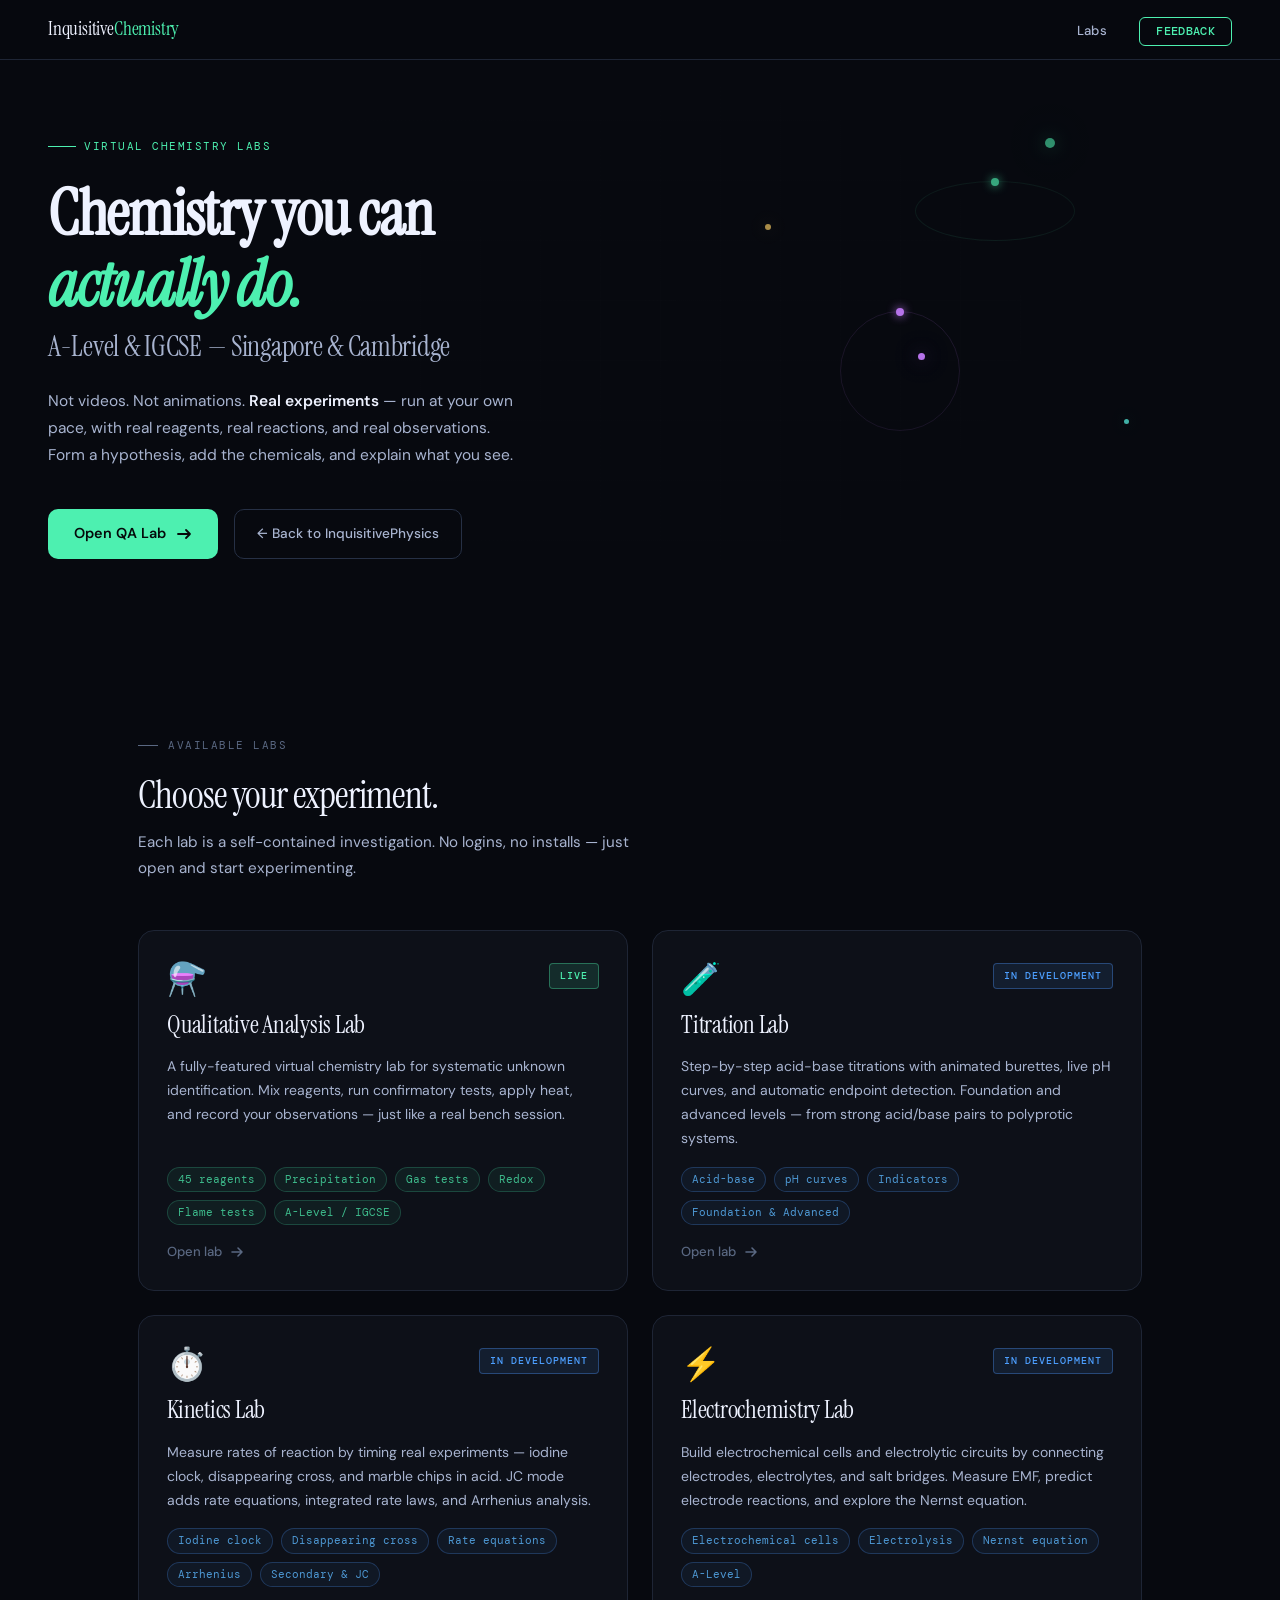
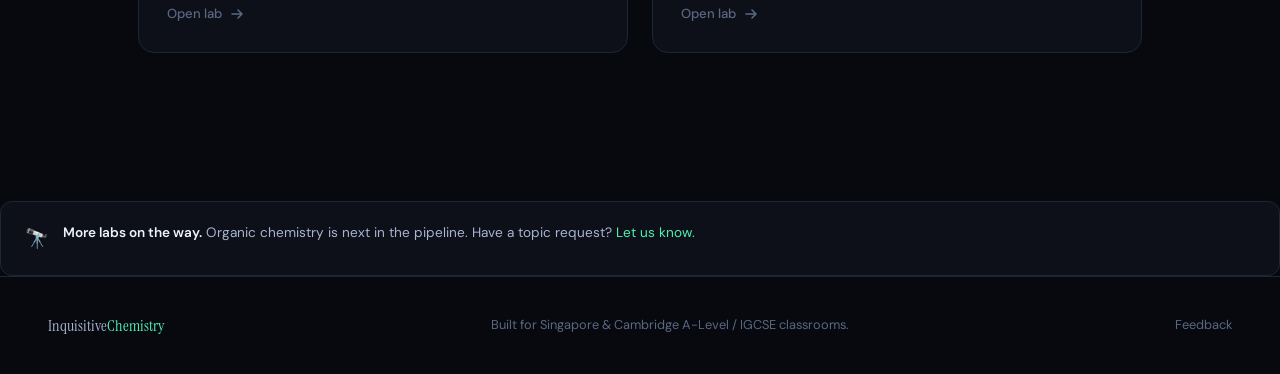
<file: index.html>
<!DOCTYPE html>
<html lang="en">
<head>
  <meta charset="UTF-8">
  <meta name="viewport" content="width=device-width, initial-scale=1.0">
  <title>InquisitiveChemistry — Virtual Lab Suite</title>
  <meta name="description" content="Interactive chemistry labs for A-Level and IGCSE students. Qualitative analysis, titrations, and more — experiment your way to understanding.">
  <link rel="preconnect" href="https://fonts.googleapis.com">
  <link rel="preconnect" href="https://fonts.gstatic.com" crossorigin>
  <link href="https://fonts.googleapis.com/css2?family=Instrument+Serif:ital@0;1&family=DM+Sans:wght@300;400;500;600&family=DM+Mono:wght@400;500&display=swap" rel="stylesheet">
  <style>
    /* ── RESET & ROOT ─────────────────────────────────────────────── */
    *, *::before, *::after { box-sizing: border-box; margin: 0; padding: 0; }

    :root {
      --bg:        #07090f;
      --surface:   #0d1018;
      --surface2:  #111520;
      --border:    #1e2535;
      --border2:   #263045;
      --accent:    #4df0b0;
      --accent2:   #38d49a;
      --gold:      #ffd166;
      --purple:    #c77dff;
      --red:       #ff6b6b;
      --blue:      #4d9fff;
      --teal:      #5cffee;
      --text:      #eef2ff;
      --text-mid:  #a8b4d0;
      --text-dim:  #5a6882;
      --glow:      rgba(77,240,176,0.15);
    }

    html { scroll-behavior: smooth; }

    body {
      background: var(--bg);
      color: var(--text);
      font-family: 'DM Sans', sans-serif;
      font-weight: 400;
      line-height: 1.6;
      overflow-x: hidden;
    }

    /* ── NAVBAR ──────────────────────────────────────────────────── */
    nav {
      position: fixed; top: 0; left: 0; right: 0; z-index: 100;
      display: flex; align-items: center;
      padding: 0 48px; height: 60px;
      background: rgba(7,9,15,0.88);
      backdrop-filter: blur(16px);
      border-bottom: 1px solid var(--border);
    }

    .nav-logo {
      font-family: 'Instrument Serif', serif;
      font-size: 1.2rem; color: var(--text);
      text-decoration: none; letter-spacing: -0.01em;
    }
    .nav-logo span { color: var(--accent); }

    .nav-links {
      display: flex; align-items: center; gap: 32px;
      margin-left: auto; list-style: none;
    }
    .nav-links a {
      font-size: 0.82rem; font-weight: 500;
      color: var(--text-mid); text-decoration: none;
      letter-spacing: 0.03em; transition: color 0.2s;
    }
    .nav-links a:hover { color: var(--text); }

    .nav-cta {
      font-family: 'DM Mono', monospace;
      font-size: 0.72rem !important; font-weight: 500;
      padding: 6px 16px; border-radius: 6px;
      border: 1px solid var(--accent);
      color: var(--accent) !important;
      letter-spacing: 0.06em;
      transition: background 0.2s !important;
    }
    .nav-cta:hover { background: var(--glow) !important; }

    @media (max-width: 600px) {
      nav { padding: 0 20px; }
      .nav-links { gap: 20px; }
      .nav-links li:not(:last-child) { display: none; }
    }

    /* ── HERO ────────────────────────────────────────────────────── */
    .hero {
      position: relative;
      min-height: 72vh;
      display: flex; align-items: center;
      padding: 120px 48px 80px;
      overflow: hidden;
    }

    /* Animated particle field */
    .particle-field {
      position: absolute; inset: 0;
      pointer-events: none; overflow: hidden;
    }

    /* Molecule nodes */
    .mol-node {
      position: absolute;
      border-radius: 50%;
    }
    .mol-node::before {
      content: '';
      position: absolute; border-radius: 50%;
      box-shadow: 0 0 18px currentColor, 0 0 50px currentColor;
    }
    .mn1 { top: 22%; right: 18%; color: rgba(77,240,176,0.4); }
    .mn1::before { width: 10px; height: 10px; top: -5px; left: -5px; background: var(--accent); }
    .mn2 { top: 55%; right: 28%; color: rgba(199,125,255,0.35); }
    .mn2::before { width: 7px; height: 7px; top: -3.5px; left: -3.5px; background: var(--purple); }
    .mn3 { top: 35%; right: 40%; color: rgba(255,209,102,0.3); }
    .mn3::before { width: 6px; height: 6px; top: -3px; left: -3px; background: var(--gold); }
    .mn4 { top: 65%; right: 12%; color: rgba(92,255,238,0.3); }
    .mn4::before { width: 5px; height: 5px; top: -2.5px; left: -2.5px; background: var(--teal); }

    /* Bond lines connecting nodes */
    .bonds {
      position: absolute; inset: 0; pointer-events: none;
    }
    .bonds line {
      stroke: rgba(77,240,176,0.08);
      stroke-width: 1;
      stroke-dasharray: 4 6;
      animation: dashMove 8s linear infinite;
    }
    @keyframes dashMove { to { stroke-dashoffset: -200; } }

    /* Orbital ring */
    .orbit-ring {
      position: absolute;
      border-radius: 50%;
      border: 1px solid rgba(77,240,176,0.1);
      animation: spin 12s linear infinite;
    }
    .orbit-ring::after {
      content: '';
      position: absolute;
      width: 8px; height: 8px;
      border-radius: 50%;
      background: var(--accent);
      box-shadow: 0 0 10px var(--accent);
      top: -4px; left: 50%;
      transform: translateX(-50%);
    }
    .or1 { width: 160px; height: 60px; top: 28%; right: 16%;
      transform-origin: center; animation: spinOval 14s linear infinite; }
    .or2 { width: 120px; height: 120px; top: 48%; right: 25%;
      border-color: rgba(199,125,255,0.12); animation: spin 10s linear infinite reverse; }
    .or2::after { background: var(--purple); box-shadow: 0 0 10px var(--purple); }

    @keyframes spin     { to { transform: rotate(360deg); } }
    @keyframes spinOval { to { transform: rotate(360deg) scaleY(0.38); } }

    /* Grid overlay */
    .grid-overlay {
      position: absolute; inset: 0;
      background-image:
        linear-gradient(rgba(255,255,255,0.012) 1px, transparent 1px),
        linear-gradient(90deg, rgba(255,255,255,0.012) 1px, transparent 1px);
      background-size: 60px 60px;
      mask-image: radial-gradient(ellipse 80% 80% at 40% 50%, black 0%, transparent 100%);
    }

    /* Vignette */
    .hero-vignette {
      position: absolute; inset: 0;
      background: radial-gradient(ellipse 55% 70% at 75% 50%,
        transparent 0%, rgba(7,9,15,0.5) 50%, var(--bg) 100%);
    }

    /* Hero content */
    .hero-content {
      position: relative; z-index: 2;
      max-width: 600px;
    }

    .hero-eyebrow {
      display: inline-flex; align-items: center; gap: 8px;
      font-family: 'DM Mono', monospace;
      font-size: 0.68rem; letter-spacing: 0.14em;
      color: var(--accent); text-transform: uppercase;
      margin-bottom: 24px;
      opacity: 0; animation: fadeUp 0.8s ease 0.2s forwards;
    }
    .hero-eyebrow::before {
      content: ''; display: block;
      width: 28px; height: 1px; background: var(--accent);
    }

    .hero-title {
      font-family: 'Instrument Serif', serif;
      font-size: clamp(2.6rem, 5vw, 4rem);
      line-height: 1.1; letter-spacing: -0.02em;
      color: var(--text); margin-bottom: 10px;
      opacity: 0; animation: fadeUp 0.8s ease 0.4s forwards;
    }
    .hero-title em { font-style: italic; color: var(--accent); }

    .hero-subtitle {
      font-family: 'Instrument Serif', serif;
      font-size: clamp(1.3rem, 2.2vw, 1.75rem);
      line-height: 1.2; letter-spacing: -0.01em;
      color: var(--text-mid); margin-bottom: 24px;
      opacity: 0; animation: fadeUp 0.8s ease 0.55s forwards;
    }

    .hero-body {
      font-size: 0.97rem; line-height: 1.75;
      color: var(--text-mid); max-width: 480px;
      margin-bottom: 40px;
      opacity: 0; animation: fadeUp 0.8s ease 0.7s forwards;
    }
    .hero-body strong { color: var(--text); font-weight: 600; }

    .hero-actions {
      display: flex; align-items: center; gap: 16px; flex-wrap: wrap;
      opacity: 0; animation: fadeUp 0.8s ease 0.85s forwards;
    }

    .btn-primary {
      display: inline-flex; align-items: center; gap: 10px;
      font-family: 'DM Sans', sans-serif; font-size: 0.9rem; font-weight: 600;
      padding: 13px 26px; border-radius: 10px;
      background: var(--accent); color: #050a0a;
      text-decoration: none; border: none; cursor: pointer;
      transition: background 0.2s, transform 0.15s, box-shadow 0.2s;
      box-shadow: 0 0 0 0 rgba(77,240,176,0.4);
    }
    .btn-primary:hover {
      background: var(--accent2);
      transform: translateY(-2px);
      box-shadow: 0 8px 28px rgba(77,240,176,0.22);
    }

    .btn-secondary {
      display: inline-flex; align-items: center; gap: 8px;
      font-size: 0.85rem; font-weight: 500;
      padding: 13px 22px; border-radius: 10px;
      border: 1.5px solid var(--border2);
      color: var(--text-mid); text-decoration: none;
      transition: border-color 0.2s, color 0.2s, background 0.2s;
    }
    .btn-secondary:hover {
      border-color: var(--text-mid); color: var(--text);
      background: rgba(255,255,255,0.03);
    }

    @keyframes fadeUp {
      from { opacity: 0; transform: translateY(18px); }
      to   { opacity: 1; transform: translateY(0); }
    }

    /* ── LABS SECTION ─────────────────────────────────────────────── */
    .labs-section {
      padding: 80px 48px 100px;
      max-width: 1100px; margin: 0 auto;
    }

    .section-label {
      display: inline-flex; align-items: center; gap: 10px;
      font-family: 'DM Mono', monospace;
      font-size: 0.68rem; letter-spacing: 0.14em;
      color: var(--text-dim); text-transform: uppercase;
      margin-bottom: 18px;
    }
    .section-label::before {
      content: ''; display: block;
      width: 20px; height: 1px; background: var(--text-dim);
    }

    .section-heading {
      font-family: 'Instrument Serif', serif;
      font-size: clamp(1.8rem, 3vw, 2.6rem);
      font-weight: 400; line-height: 1.2;
      letter-spacing: -0.02em;
      color: var(--text); margin-bottom: 12px;
    }

    .section-sub {
      font-size: 0.95rem; color: var(--text-mid);
      max-width: 520px; line-height: 1.7; margin-bottom: 48px;
    }

    /* ── LAB CARDS GRID ───────────────────────────────────────────── */
    .labs-grid {
      display: grid;
      grid-template-columns: repeat(auto-fill, minmax(340px, 1fr));
      gap: 24px;
    }

    .lab-card {
      position: relative;
      background: var(--surface);
      border: 1.5px solid var(--border);
      border-radius: 16px;
      padding: 32px 28px 28px;
      display: flex; flex-direction: column; gap: 16px;
      text-decoration: none; color: inherit;
      overflow: hidden;
      transition: border-color 0.2s, background 0.2s, transform 0.15s, box-shadow 0.2s;
    }
    .lab-card::before {
      content: '';
      position: absolute; inset: 0; opacity: 0;
      transition: opacity 0.3s; pointer-events: none;
    }
    .lab-card.live::before {
      background: radial-gradient(ellipse 80% 60% at 50% 110%, rgba(77,240,176,0.1) 0%, transparent 70%);
    }
    .lab-card.beta::before {
      background: radial-gradient(ellipse 80% 60% at 50% 110%, rgba(92,184,255,0.1) 0%, transparent 70%);
    }
    .lab-card:hover { transform: translateY(-3px); }
    .lab-card.live:hover  { border-color: rgba(77,240,176,0.5);  box-shadow: 0 12px 40px rgba(77,240,176,0.08); }
    .lab-card.beta:hover  { border-color: rgba(77,153,255,0.5);  box-shadow: 0 12px 40px rgba(77,153,255,0.08); }
    .lab-card:hover::before { opacity: 1; }

    /* Disabled / soon state */
    .lab-card.soon {
      opacity: 0.48; cursor: default; pointer-events: none;
    }
    .lab-card.soon:hover { transform: none; box-shadow: none; }

    .card-header {
      display: flex; align-items: flex-start; justify-content: space-between; gap: 12px;
    }

    .card-icon {
      font-size: 2rem; line-height: 1;
    }

    .card-badge {
      font-family: 'DM Mono', monospace;
      font-size: 0.62rem; letter-spacing: 0.1em; font-weight: 500;
      padding: 4px 10px; border-radius: 4px; white-space: nowrap;
    }
    .badge-live {
      background: rgba(77,240,176,0.12);
      border: 1px solid rgba(77,240,176,0.35);
      color: var(--accent);
    }
    .badge-beta {
      background: rgba(77,153,255,0.1);
      border: 1px solid rgba(77,153,255,0.35);
      color: var(--blue);
    }
    .badge-soon {
      background: var(--surface2);
      border: 1px solid var(--border);
      color: var(--text-dim);
    }

    .card-title {
      font-family: 'Instrument Serif', serif;
      font-size: 1.55rem; font-weight: 400;
      line-height: 1.15; letter-spacing: -0.01em;
    }
    .lab-card.live .card-title  { color: var(--text); }
    .lab-card.beta .card-title  { color: var(--text); }

    .card-desc {
      font-size: 0.875rem; color: var(--text-mid);
      line-height: 1.7; flex: 1;
    }

    .card-chips {
      display: flex; flex-wrap: wrap; gap: 8px;
    }
    .chip {
      font-family: 'DM Mono', monospace;
      font-size: 0.68rem; padding: 3px 10px;
      border-radius: 20px;
      background: var(--surface2);
      border: 1px solid var(--border);
      color: var(--text-dim);
    }
    .lab-card.live .chip {
      border-color: rgba(77,240,176,0.2);
      color: rgba(77,240,176,0.75);
      background: rgba(77,240,176,0.06);
    }
    .lab-card.beta .chip {
      border-color: rgba(77,153,255,0.25);
      color: rgba(92,184,255,0.8);
      background: rgba(77,153,255,0.06);
    }

    .card-arrow {
      display: inline-flex; align-items: center; gap: 8px;
      font-size: 0.82rem; font-weight: 500;
      color: var(--text-dim);
      transition: color 0.2s, gap 0.2s;
    }
    .lab-card.live:hover .card-arrow  { color: var(--accent); gap: 12px; }
    .lab-card.beta:hover .card-arrow  { color: var(--blue);   gap: 12px; }

    .card-arrow svg { transition: transform 0.2s; }
    .lab-card:hover .card-arrow svg { transform: translateX(4px); }

    /* ── COMING SOON NOTE ─────────────────────────────────────────── */
    .coming-note {
      margin-top: 48px;
      background: var(--surface);
      border: 1px solid var(--border);
      border-radius: 12px;
      padding: 20px 24px;
      display: flex; align-items: flex-start; gap: 14px;
    }
    .coming-note-icon { font-size: 1.2rem; flex-shrink: 0; margin-top: 2px; }
    .coming-note-body { font-size: 0.85rem; color: var(--text-mid); line-height: 1.65; }
    .coming-note-body strong { color: var(--text); font-weight: 600; }

    /* ── FOOTER ──────────────────────────────────────────────────── */
    footer {
      border-top: 1px solid var(--border);
      padding: 36px 48px;
      display: flex; align-items: center; justify-content: space-between; flex-wrap: wrap; gap: 16px;
      font-size: 0.8rem; color: var(--text-dim);
    }
    .footer-logo {
      font-family: 'Instrument Serif', serif; font-size: 1rem;
      color: var(--text-mid); text-decoration: none;
    }
    .footer-logo span { color: var(--accent); }
    footer a { color: var(--text-dim); text-decoration: none; transition: color 0.2s; }
    footer a:hover { color: var(--text-mid); }

    @media (max-width: 640px) {
      .hero { padding: 100px 24px 60px; }
      .labs-section { padding: 60px 24px 80px; }
      footer { padding: 28px 24px; flex-direction: column; align-items: flex-start; }
    }
  </style>
</head>
<body>

  <!-- ── NAV ────────────────────────────────────────────────────────────── -->
  <nav>
    <a class="nav-logo" href="../website/index.html">Inquisitive<span>Chemistry</span></a>
    <ul class="nav-links">
      <li><a href="#labs">Labs</a></li>
      <li><a class="nav-cta" href="../website/index.html#feedback">FEEDBACK</a></li>
    </ul>
  </nav>

  <!-- ── HERO ───────────────────────────────────────────────────────────── -->
  <section class="hero">
    <!-- Background effects -->
    <div class="particle-field">
      <div class="mol-node mn1"></div>
      <div class="mol-node mn2"></div>
      <div class="mol-node mn3"></div>
      <div class="mol-node mn4"></div>
      <div class="orbit-ring or1"></div>
      <div class="orbit-ring or2"></div>
      <svg class="bonds" aria-hidden="true" xmlns="http://www.w3.org/2000/svg">
        <line x1="75%" y1="22%" x2="62%" y2="35%" />
        <line x1="62%" y1="35%" x2="72%" y2="55%" />
        <line x1="72%" y1="55%" x2="88%" y2="65%" />
        <line x1="62%" y1="35%" x2="40%" y2="35%" />
      </svg>
      <div class="grid-overlay"></div>
      <div class="hero-vignette"></div>
    </div>

    <!-- Content -->
    <div class="hero-content">
      <div class="hero-eyebrow">Virtual Chemistry Labs</div>
      <h1 class="hero-title">
        Chemistry you can<br><em>actually do.</em>
      </h1>
      <p class="hero-subtitle">A-Level &amp; IGCSE — Singapore &amp; Cambridge</p>
      <p class="hero-body">
        Not videos. Not animations. <strong>Real experiments</strong> — run at your own pace, with real reagents, real reactions, and real observations. Form a hypothesis, add the chemicals, and explain what you see.
      </p>
      <div class="hero-actions">
        <a class="btn-primary" href="chem_lab/chem-lab.html">
          Open QA Lab
          <svg width="16" height="16" viewBox="0 0 16 16" fill="none" aria-hidden="true">
            <path d="M2 8h12M10 4l4 4-4 4" stroke="currentColor" stroke-width="1.8" stroke-linecap="round" stroke-linejoin="round"/>
          </svg>
        </a>
        <a class="btn-secondary" href="../website/index.html">
          ← Back to InquisitivePhysics
        </a>
      </div>
    </div>
  </section>

  <!-- ── LABS ───────────────────────────────────────────────────────────── -->
  <div class="labs-section" id="labs">
    <div class="section-label">Available Labs</div>
    <h2 class="section-heading">Choose your experiment.</h2>
    <p class="section-sub">
      Each lab is a self-contained investigation. No logins, no installs — just open and start experimenting.
    </p>

    <div class="labs-grid">

      <!-- QA LAB — LIVE -->
      <a href="chem_lab/chem-lab.html" class="lab-card live">
        <div class="card-header">
          <div class="card-icon">⚗️</div>
          <span class="card-badge badge-live">LIVE</span>
        </div>
        <div class="card-title">Qualitative Analysis Lab</div>
        <p class="card-desc">
          A fully-featured virtual chemistry lab for systematic unknown identification. Mix reagents, run confirmatory tests, apply heat, and record your observations — just like a real bench session.
        </p>
        <div class="card-chips">
          <span class="chip">45 reagents</span>
          <span class="chip">Precipitation</span>
          <span class="chip">Gas tests</span>
          <span class="chip">Redox</span>
          <span class="chip">Flame tests</span>
          <span class="chip">A-Level / IGCSE</span>
        </div>
        <div class="card-arrow">
          Open lab
          <svg width="14" height="14" viewBox="0 0 14 14" fill="none" aria-hidden="true">
            <path d="M2 7h10M8 3l4 4-4 4" stroke="currentColor" stroke-width="1.6" stroke-linecap="round" stroke-linejoin="round"/>
          </svg>
        </div>
      </a>

      <!-- TITRATION LAB — BETA -->
      <a href="titration_lab/landing.html" class="lab-card beta">
        <div class="card-header">
          <div class="card-icon">🧪</div>
          <span class="card-badge badge-beta">IN DEVELOPMENT</span>
        </div>
        <div class="card-title">Titration Lab</div>
        <p class="card-desc">
          Step-by-step acid-base titrations with animated burettes, live pH curves, and automatic endpoint detection. Foundation and advanced levels — from strong acid/base pairs to polyprotic systems.
        </p>
        <div class="card-chips">
          <span class="chip">Acid-base</span>
          <span class="chip">pH curves</span>
          <span class="chip">Indicators</span>
          <span class="chip">Foundation &amp; Advanced</span>
        </div>
        <div class="card-arrow">
          Open lab
          <svg width="14" height="14" viewBox="0 0 14 14" fill="none" aria-hidden="true">
            <path d="M2 7h10M8 3l4 4-4 4" stroke="currentColor" stroke-width="1.6" stroke-linecap="round" stroke-linejoin="round"/>
          </svg>
        </div>
      </a>

      <!-- KINETICS LAB — BETA -->
      <a href="kinetics_lab/index.html" class="lab-card beta">
        <div class="card-header">
          <div class="card-icon">⏱️</div>
          <span class="card-badge badge-beta">IN DEVELOPMENT</span>
        </div>
        <div class="card-title">Kinetics Lab</div>
        <p class="card-desc">
          Measure rates of reaction by timing real experiments — iodine clock, disappearing cross, and marble chips in acid. JC mode adds rate equations, integrated rate laws, and Arrhenius analysis.
        </p>
        <div class="card-chips">
          <span class="chip">Iodine clock</span>
          <span class="chip">Disappearing cross</span>
          <span class="chip">Rate equations</span>
          <span class="chip">Arrhenius</span>
          <span class="chip">Secondary &amp; JC</span>
        </div>
        <div class="card-arrow">
          Open lab
          <svg width="14" height="14" viewBox="0 0 14 14" fill="none" aria-hidden="true">
            <path d="M2 7h10M8 3l4 4-4 4" stroke="currentColor" stroke-width="1.6" stroke-linecap="round" stroke-linejoin="round"/>
          </svg>
        </div>
      </a>

      <!-- ELECTROCHEMISTRY LAB — BETA -->
      <a href="electrochem_lab/index.html" class="lab-card beta">
        <div class="card-header">
          <div class="card-icon">⚡</div>
          <span class="card-badge badge-beta">IN DEVELOPMENT</span>
        </div>
        <div class="card-title">Electrochemistry Lab</div>
        <p class="card-desc">
          Build electrochemical cells and electrolytic circuits by connecting electrodes, electrolytes, and salt bridges. Measure EMF, predict electrode reactions, and explore the Nernst equation.
        </p>
        <div class="card-chips">
          <span class="chip">Electrochemical cells</span>
          <span class="chip">Electrolysis</span>
          <span class="chip">Nernst equation</span>
          <span class="chip">A-Level</span>
        </div>
        <div class="card-arrow">
          Open lab
          <svg width="14" height="14" viewBox="0 0 14 14" fill="none" aria-hidden="true">
            <path d="M2 7h10M8 3l4 4-4 4" stroke="currentColor" stroke-width="1.6" stroke-linecap="round" stroke-linejoin="round"/>
          </svg>
        </div>
      </a>

    </div>


    </div>

    <div class="coming-note">
      <div class="coming-note-icon">🔭</div>
      <div class="coming-note-body">
        <strong>More labs on the way.</strong>
        Organic chemistry is next in the pipeline.
        Have a topic request?
        <a href="../website/index.html#feedback" style="color: var(--accent); text-decoration: none;">Let us know.</a>
      </div>
    </div>
  </div>

  <!-- ── FOOTER ─────────────────────────────────────────────────────────── -->
  <footer>
    <a class="footer-logo" href="../website/index.html">Inquisitive<span>Chemistry</span></a>
    <span>Built for Singapore &amp; Cambridge A-Level / IGCSE classrooms.</span>
    <a href="../website/index.html#feedback">Feedback</a>
  </footer>

</body>
</html>
</file>
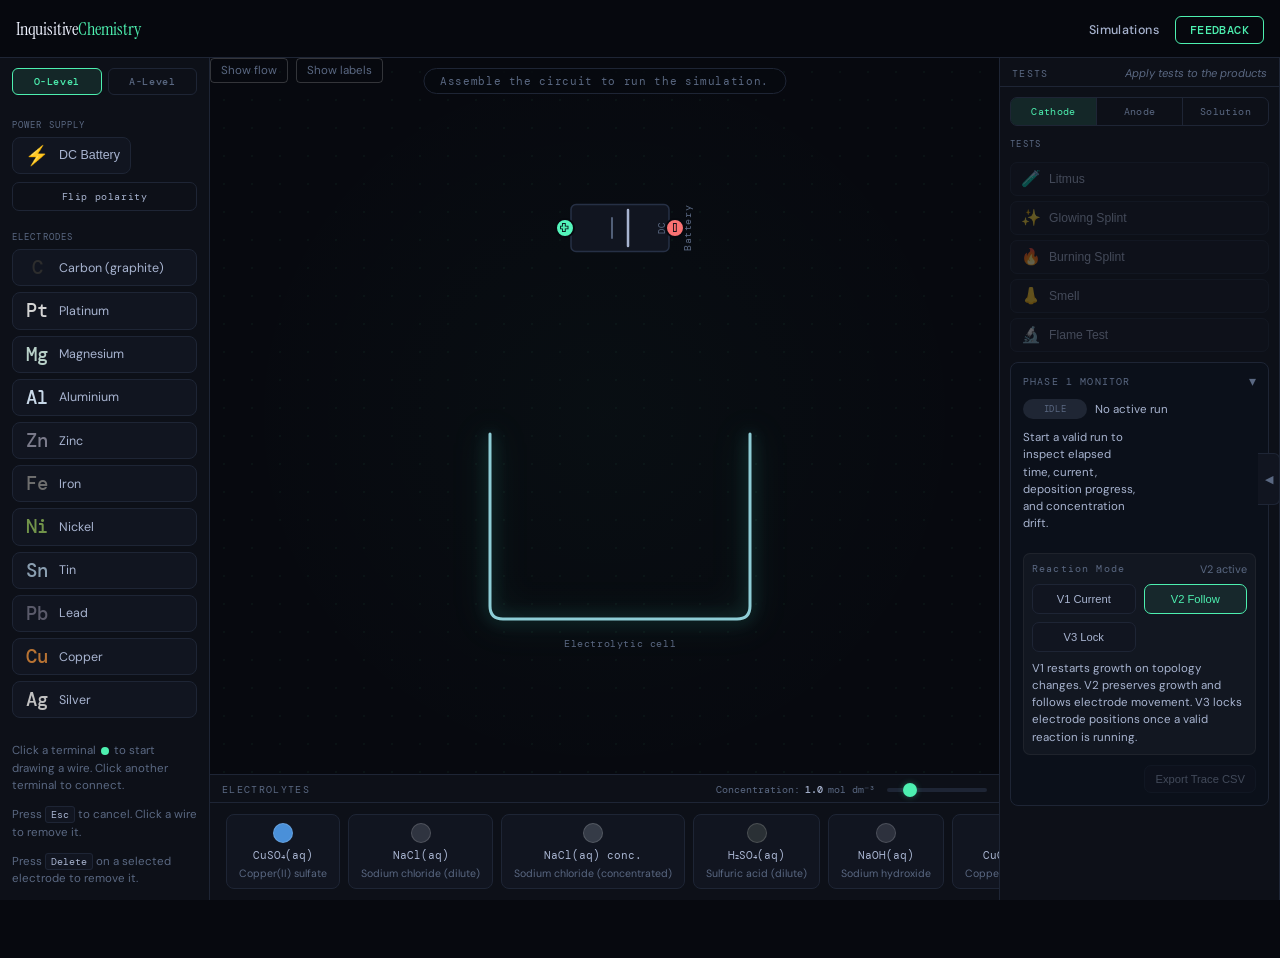
<file: electrochem_lab/index.html>
<!DOCTYPE html>
<html lang="en">
<head>
  <meta charset="UTF-8">
  <meta name="viewport" content="width=device-width, initial-scale=1.0">
  <title>Electrochemistry Lab — InquisitiveChemistry</title>
  <link rel="preconnect" href="https://fonts.googleapis.com">
  <link rel="preconnect" href="https://fonts.gstatic.com" crossorigin>
  <link href="https://fonts.googleapis.com/css2?family=Instrument+Serif:ital@0;1&family=DM+Sans:wght@300;400;500;600&family=DM+Mono:wght@400;500&display=swap" rel="stylesheet">
  <link rel="stylesheet" href="electrochem.css">
</head>
<body>

  <!-- ── Nav ──────────────────────────────────────────────────────────────── -->
  <nav>
    <a class="nav-logo" href="../index.html">Inquisitive<span>Chemistry</span></a>
    <ul class="nav-links">
      <li><a href="../../website/index.html#subjects">Simulations</a></li>
      <li><a class="nav-cta" href="../../website/index.html#contact">FEEDBACK</a></li>
    </ul>
  </nav>

  <!-- ── App shell ────────────────────────────────────────────────────────── -->
  <div id="echem-app">

    <!-- ══ LEFT PANEL — Component toolbox ════════════════════════════════ -->
    <aside id="component-panel" aria-label="Circuit components">

      <!-- Level toggle -->
      <div id="level-toggle" role="group" aria-label="Curriculum level">
        <button class="level-btn active" data-level="O_LEVEL"
                aria-pressed="true">O-Level</button>
        <button class="level-btn" data-level="A_LEVEL"
                aria-pressed="false">A-Level</button>
      </div>

      <div class="panel-divider" aria-hidden="true"></div>

      <!-- Power supply toggle -->
      <div class="comp-group">
        <div class="comp-group-label" aria-hidden="true">Power Supply</div>
        <button id="battery-toggle" class="comp-card battery-toggle-card" aria-pressed="true"
                type="button" title="Toggle DC battery (off = galvanic cell / electrochemical cell)">
          <span class="comp-symbol" style="color:#4df0b0">⚡</span>
          <span class="comp-name">DC Battery</span>
          <span class="comp-badge badge-fixed" id="battery-badge">Included</span>
        </button>
        <button id="battery-flip" class="battery-flip-btn"
                type="button" title="Flip the battery polarity (+/−)">
          Flip polarity
        </button>
      </div>

      <div class="panel-divider" aria-hidden="true"></div>

      <!-- Electrode cards (populated by main.js) -->
      <div class="comp-group">
        <div class="comp-group-label" aria-hidden="true">Electrodes</div>
        <div id="comp-electrode-group" role="list"
             aria-label="Drag an electrode onto the circuit canvas"></div>
      </div>

      <div class="panel-divider" aria-hidden="true"></div>

      <!-- Hint -->
      <p class="panel-hint" id="panel-hint-wire">
        Click a terminal <span class="hint-dot"></span> to start drawing a wire.
        Click another terminal to connect.
      </p>
      <p class="panel-hint">
        Press <kbd>Esc</kbd> to cancel. Click a wire to remove it.
      </p>
      <p class="panel-hint">
        Press <kbd>Delete</kbd> on a selected electrode to remove it.
      </p>



    </aside>

    <!-- ══ CENTRE — Circuit canvas + electrolyte panel ══════════════════ -->
    <div id="center-area">

      <!-- Circuit canvas -->
      <div id="circuit-wrap" role="main" aria-label="Circuit canvas — drag components here">

        <!-- Status bar -->
        <div id="circuit-status-row" class="circuit-status-row">
          <div id="circuit-status" class="circuit-status status-hint"
               aria-live="polite" aria-atomic="true">
            Assemble the circuit to run the simulation.
          </div>
          <button id="flow-toggle" class="polarity-toggle-btn flow-toggle-btn"
                  type="button" aria-pressed="false"
                  title="Show/hide electron and ion flow hints">
            Show flow
          </button>
          <button id="polarity-toggle" class="polarity-toggle-btn"
                  type="button" aria-pressed="false"
                  title="Show/hide anode and cathode labels">
            Show labels
          </button>
        </div>

        <!-- SVG circuit board -->
        <svg id="circuit-svg"
             xmlns="http://www.w3.org/2000/svg"
             role="application"
             aria-label="Drag-and-drop circuit builder"
             tabindex="0">

          <defs>
            <!-- Glow filter for live circuit elements -->
            <filter id="glow-filter" x="-40%" y="-40%" width="180%" height="180%">
              <feGaussianBlur in="SourceGraphic" stdDeviation="4" result="blur"/>
              <feMerge>
                <feMergeNode in="blur"/>
                <feMergeNode in="SourceGraphic"/>
              </feMerge>
            </filter>
            <!-- Subtle shadow for nodes -->
            <filter id="shadow-filter" x="-20%" y="-20%" width="140%" height="140%">
              <feDropShadow dx="0" dy="2" stdDeviation="3"
                            flood-color="rgba(0,0,0,0.5)"/>
            </filter>
          </defs>

          <!-- Layers (order = z-order) -->
          <g id="beaker-layer"></g>
          <g id="wires-layer"></g>
          <g id="components-layer"></g>

          <!-- Animation canvas (Phase 4) -->
          <!-- <foreignObject id="anim-host" x="0" y="0" width="100%" height="100%">
            <canvas id="anim-canvas" xmlns="http://www.w3.org/1999/xhtml"></canvas>
          </foreignObject> -->
        </svg>

        <!-- Drop hint overlay -->
        <div id="drop-hint" hidden aria-live="assertive">
          Drop here to place electrode
        </div>

      </div><!-- /#circuit-wrap -->

      <!-- Bottom: electrolyte selection (electrolysis mode) -->
      <div id="electrolysis-panel-wrap">
        <div id="electrolyte-panel" aria-label="Electrolytes">
          <div class="panel-header-bar">
            <span class="panel-header-title">ELECTROLYTES</span>
            <label class="conc-label" for="conc-slider">
              Concentration:
              <strong id="conc-value">1.0</strong>
              <span aria-hidden="true"> mol dm⁻³</span>
            </label>
            <input type="range" id="conc-slider" class="conc-slider"
                   min="0.1" max="5.0" step="0.1" value="1.0"
                   aria-label="Electrolyte concentration in mol per cubic decimetre">
          </div>
          <div id="electrolyte-cards"
               role="list"
               aria-label="Available electrolytes">
            <!-- Rendered by ElectrolytePanel.js -->
          </div>
        </div>
      </div><!-- /#electrolysis-panel-wrap -->

    </div><!-- /#center-area -->

    <!-- ══ RIGHT — Test panel ════════════════════════════════════════════ -->
    <aside id="test-panel" aria-label="Chemical tests">
      <div class="panel-header-bar">
        <span class="panel-header-title">TESTS</span>
        <span class="panel-header-hint">Apply tests to the products</span>
      </div>
      <div id="test-controls">
        <!-- Populated by TestPanel.js -->
      </div>

      <!-- Obs panel toggle tab -->
      <button id="obs-toggle" type="button"
              aria-controls="obs-panel"
              aria-expanded="false"
              title="Open observation log">◀</button>
    </aside>

    <!-- ══ FAR RIGHT — Observation log (collapsible) ══════════════════════ -->
    <aside id="obs-panel" aria-label="Observation log">
      <div id="obs-panel-inner">
        <div class="panel-header-bar">
          <span class="panel-header-title">OBSERVATION LOG</span>
        </div>

        <!-- Tabs -->
        <div id="obs-tabs" role="tablist">
          <button class="obs-tab active"
                  role="tab" aria-selected="true"
                  aria-controls="obs-observations"
                  data-tab="observations">Observations</button>
          <button class="obs-tab"
                  role="tab" aria-selected="false"
                  aria-controls="obs-equations"
                  data-tab="equations">Equations</button>
        </div>

        <div id="obs-observations" role="tabpanel" aria-live="polite">
          <!-- Populated by ObsPanel.js -->
        </div>
        <div id="obs-equations" role="tabpanel" hidden>
          <!-- Populated by ObsPanel.js -->
        </div>

        <!-- Export -->
        <div id="obs-export">
          <button class="export-btn" id="export-csv" type="button" disabled>CSV ↓</button>
          <button class="export-btn" id="export-docx" type="button" disabled>Word ↓</button>
        </div>
      </div>
    </aside>

  </div><!-- /#echem-app -->

  <!-- ── Toast container ───────────────────────────────────────────────────── -->
  <div id="toast-container" aria-live="assertive" aria-atomic="false"></div>

  <!-- ── Load diagnostic (plain script, always runs) ─────────────────────── -->
  <script>
    (function() {
      var d = document.createElement('div');
      d.id = 'load-diag';
      d.style.cssText = 'position:fixed;bottom:12px;right:12px;z-index:9999;'
        + 'background:#111;color:#4df0b0;font:11px monospace;padding:6px 10px;'
        + 'border-radius:6px;border:1px solid #333;pointer-events:none;max-width:80vw;white-space:pre-wrap;';
      var proto = location.protocol;
      if (proto === 'file:') {
        d.style.borderColor = '#ff6b6b';
        d.style.color = '#ff6b6b';
        d.textContent = 'file:// detected — modules blocked!\nOpen via: http://localhost:8080/Chem_sim/electrochem_lab/';
      } else {
        d.textContent = 'Served via HTTP ✓ — waiting for module…';
      }
      document.body.appendChild(d);
      window._loadDiag = d;

      // Catch unhandled promise rejections (fired when an imported module throws)
      window.addEventListener('unhandledrejection', function(ev) {
        d.style.borderColor = '#ff6b6b';
        d.style.color = '#ff6b6b';
        d.textContent = 'MODULE REJECTION:\n' + (ev.reason?.stack || ev.reason);
      });

      // Catch synchronous JS errors
      window.addEventListener('error', function(ev) {
        d.style.borderColor = '#ff6b6b';
        d.style.color = '#ff6b6b';
        d.textContent = 'JS ERROR:\n' + ev.message + '\n' + ev.filename + ':' + ev.lineno;
      });
    })();
  </script>

  <!-- ── Entry point ───────────────────────────────────────────────────────── -->
  <script type="module" src="js/main.js" onerror="(()=>{ const d=document.createElement('div'); d.style='position:fixed;top:60px;left:50%;transform:translateX(-50%);background:#700;color:#fff;padding:14px 22px;border-radius:8px;z-index:9999;font:13px monospace;text-align:center'; d.textContent='Module load failed — serve via HTTP. Run: python -m http.server 8080'; document.body.appendChild(d); })()"></script>

</body>
</html>
</file>
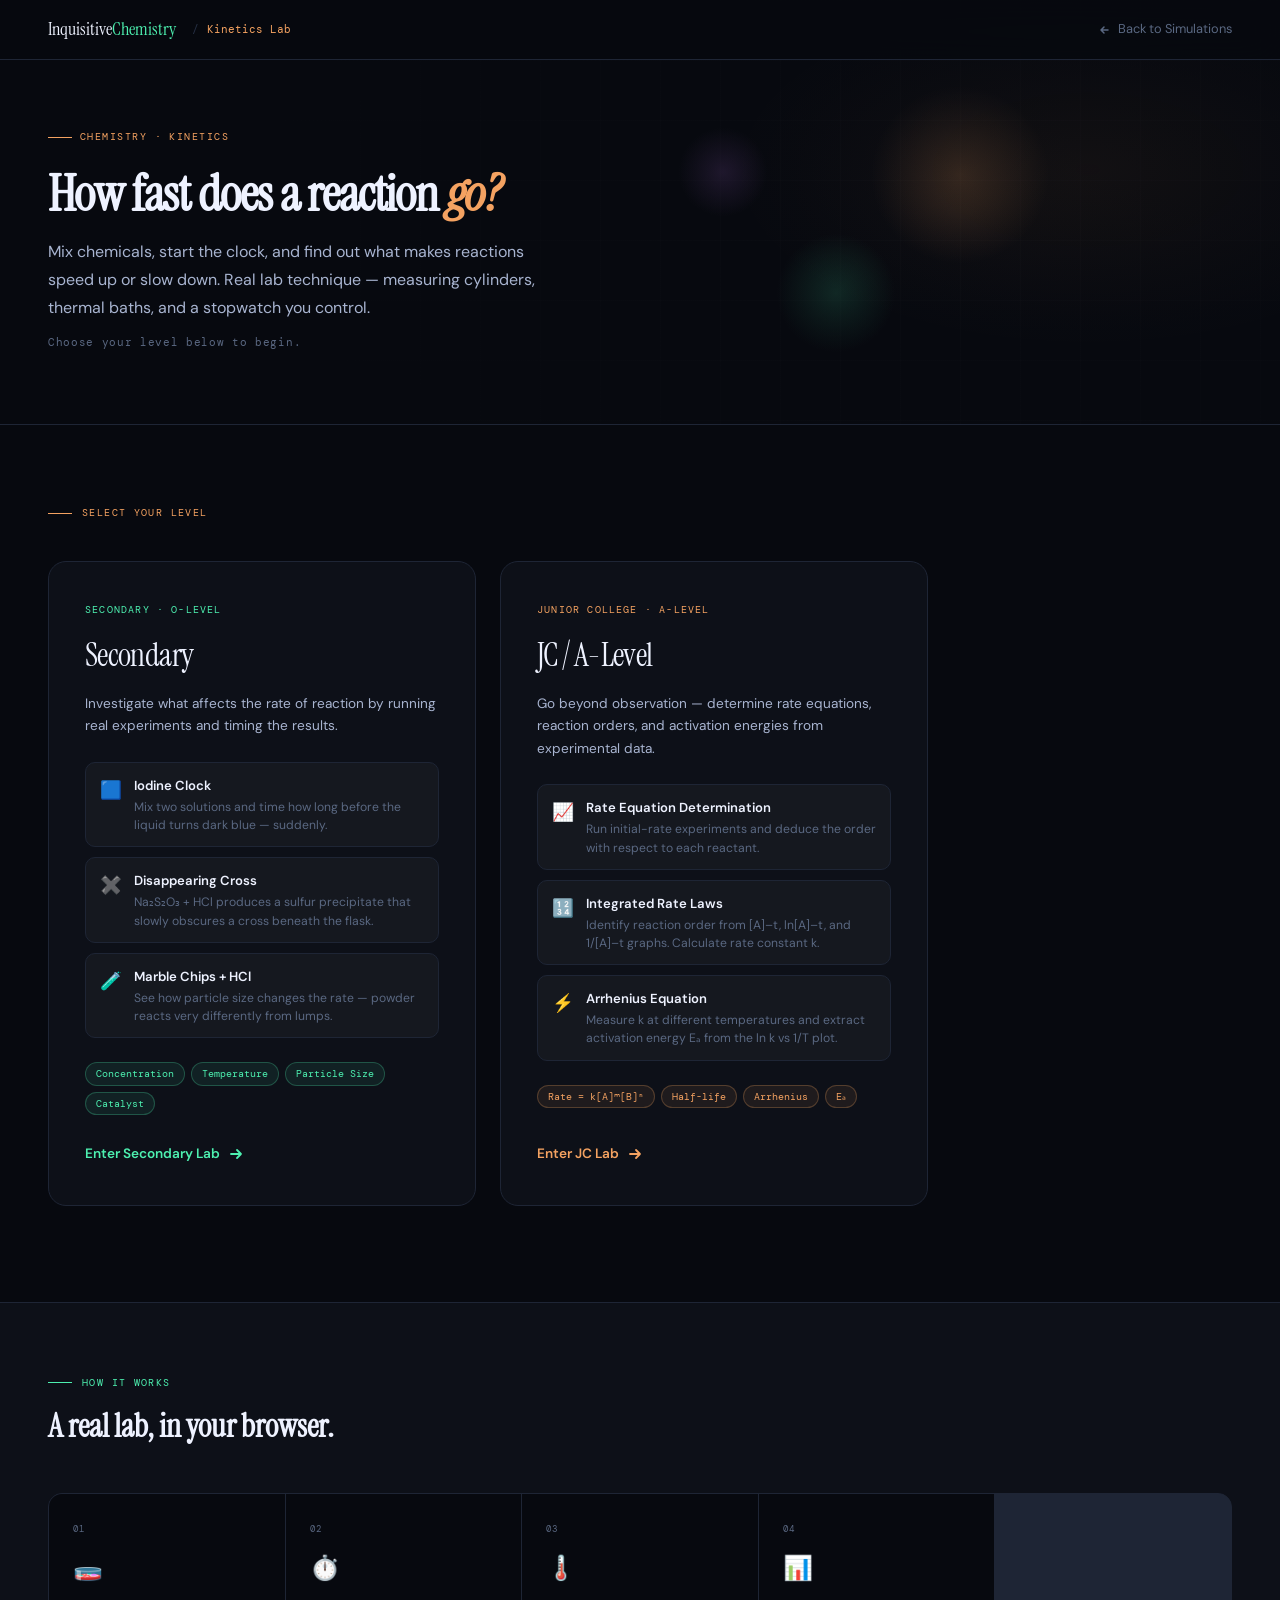
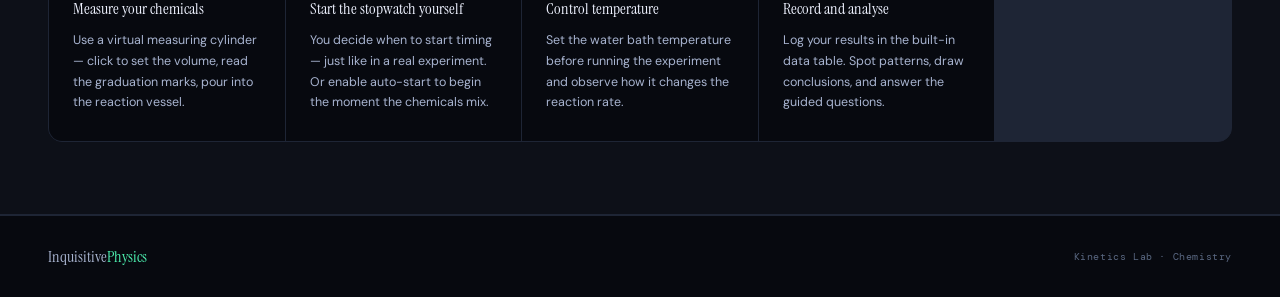
<file: kinetics_lab/index.html>
<!DOCTYPE html>
<html lang="en">
<head>
<meta charset="UTF-8">
<meta name="viewport" content="width=device-width, initial-scale=1.0">
<title>Kinetics Lab — InquisitiveChemistry</title>
<meta name="description" content="Investigate rates of reaction through guided experiments. Iodine clock, disappearing cross, and more.">
<link rel="preconnect" href="https://fonts.googleapis.com">
<link rel="preconnect" href="https://fonts.gstatic.com" crossorigin>
<link href="https://fonts.googleapis.com/css2?family=Instrument+Serif:ital@0;1&family=DM+Sans:wght@300;400;500;600&family=DM+Mono:wght@400;500&display=swap" rel="stylesheet">
<style>
*, *::before, *::after { box-sizing: border-box; margin: 0; padding: 0; }
:root {
  --bg:#07090f; --surface:#0d1018; --surface2:#111520;
  --border:#1e2535; --border2:#263045;
  --accent:#4df0b0; --accent2:#38d49a;
  --gold:#ffd166; --purple:#c77dff; --red:#ff6b6b; --blue:#4d9fff;
  --amber:#f4a261;
  --text:#eef2ff; --text-mid:#a8b4d0; --text-dim:#5a6882;
  --glow:rgba(77,240,176,0.12);
}
html { scroll-behavior: smooth; }
body { background:var(--bg); color:var(--text); font-family:'DM Sans',sans-serif; line-height:1.6; overflow-x:hidden; min-height:100vh; }

/* NAV */
nav { position:fixed; top:0; left:0; right:0; z-index:100; display:flex; align-items:center; padding:0 48px; height:60px; background:rgba(7,9,15,0.9); backdrop-filter:blur(16px); border-bottom:1px solid var(--border); gap:16px; }
.nav-logo { font-family:'Instrument Serif',serif; font-size:1.15rem; color:var(--text); text-decoration:none; }
.nav-logo span { color:var(--accent); }
.nav-crumb { display:flex; align-items:center; gap:8px; font-family:'DM Mono',monospace; font-size:0.7rem; color:var(--text-dim); }
.nav-crumb .sep { color:var(--border2); }
.nav-crumb .cur { color:var(--amber); }
.nav-back { margin-left:auto; font-size:0.8rem; color:var(--text-dim); text-decoration:none; transition:color 0.2s; display:flex; align-items:center; gap:6px; }
.nav-back:hover { color:var(--text); }

/* HERO */
.module-hero { padding:120px 48px 72px; border-bottom:1px solid var(--border); position:relative; overflow:hidden; }
.module-hero::before {
  content:''; position:absolute; inset:0;
  background:
    radial-gradient(ellipse 40% 60% at 85% 40%, rgba(244,162,97,0.06) 0%, transparent 70%),
    linear-gradient(rgba(255,255,255,0.012) 1px, transparent 1px),
    linear-gradient(90deg, rgba(255,255,255,0.012) 1px, transparent 1px);
  background-size:auto, 60px 60px, 60px 60px;
  pointer-events:none;
}

/* Animated molecule blobs */
.hero-molecules { position:absolute; inset:0; pointer-events:none; overflow:hidden; }
.mol { position:absolute; border-radius:50%; opacity:0.18; animation:float 8s ease-in-out infinite; }
.mol-a { width:180px; height:180px; background:radial-gradient(circle, var(--amber), transparent 70%); top:20%; right:18%; animation-duration:9s; }
.mol-b { width:120px; height:120px; background:radial-gradient(circle, var(--accent), transparent 70%); top:55%; right:30%; animation-duration:11s; animation-delay:-3s; }
.mol-c { width:90px; height:90px; background:radial-gradient(circle, var(--purple), transparent 70%); top:30%; right:40%; animation-duration:7s; animation-delay:-5s; }
@keyframes float {
  0%,100% { transform:translateY(0) scale(1); }
  50%      { transform:translateY(-18px) scale(1.05); }
}

.hero-vignette { position:absolute; inset:0; background:radial-gradient(ellipse 55% 80% at 75% 50%, transparent 0%, rgba(7,9,15,0.55) 60%, var(--bg) 100%); }

.hero-content { position:relative; z-index:2; max-width:600px; }
.mod-tag { display:inline-flex; align-items:center; gap:8px; font-family:'DM Mono',monospace; font-size:0.65rem; letter-spacing:0.14em; text-transform:uppercase; color:var(--amber); margin-bottom:20px; opacity:0; animation:fadeUp 0.6s ease 0.1s forwards; }
.mod-tag::before { content:''; width:24px; height:1px; background:var(--amber); }
.mod-title { font-family:'Instrument Serif',serif; font-size:clamp(2.2rem,4vw,3.4rem); line-height:1.1; letter-spacing:-0.02em; color:var(--text); margin-bottom:16px; opacity:0; animation:fadeUp 0.6s ease 0.2s forwards; }
.mod-title em { font-style:italic; color:var(--amber); }
.mod-desc { font-size:1rem; color:var(--text-mid); max-width:520px; line-height:1.75; margin-bottom:12px; opacity:0; animation:fadeUp 0.6s ease 0.3s forwards; }
.mod-note { font-family:'DM Mono',monospace; font-size:0.7rem; color:var(--text-dim); letter-spacing:0.06em; opacity:0; animation:fadeUp 0.6s ease 0.4s forwards; }

/* LEVEL PICKER */
.picker { padding:80px 48px 96px; }
.picker-label { font-family:'DM Mono',monospace; font-size:0.62rem; letter-spacing:0.14em; text-transform:uppercase; color:var(--amber); display:flex; align-items:center; gap:10px; margin-bottom:40px; }
.picker-label::before { content:''; width:24px; height:1px; background:var(--amber); }

.level-grid { display:grid; grid-template-columns:1fr 1fr; gap:24px; max-width:880px; }

.level-card {
  position:relative; overflow:hidden;
  background:var(--surface); border:1px solid var(--border);
  border-radius:18px; padding:40px 36px;
  text-decoration:none; color:inherit;
  display:flex; flex-direction:column; gap:20px;
  transition:border-color 0.25s, transform 0.2s, box-shadow 0.25s;
}
.level-card:hover { transform:translateY(-4px); box-shadow:0 20px 60px rgba(0,0,0,0.5); }
.level-card.secondary { --lc:var(--accent); }
.level-card.jc        { --lc:var(--amber); }
.level-card:hover { border-color:var(--lc); box-shadow:0 20px 60px rgba(0,0,0,0.5), 0 0 0 1px color-mix(in srgb, var(--lc) 20%, transparent); }

.level-card::before {
  content:''; position:absolute; top:0; left:0; right:0; height:3px;
  background:var(--lc); opacity:0; transition:opacity 0.25s;
}
.level-card:hover::before { opacity:1; }

/* Subtle background glow */
.level-card::after {
  content:''; position:absolute; inset:0; pointer-events:none;
  background:radial-gradient(ellipse 70% 50% at 50% 0%, color-mix(in srgb, var(--lc) 8%, transparent), transparent 70%);
  opacity:0; transition:opacity 0.3s;
}
.level-card:hover::after { opacity:1; }

.lc-eyebrow { font-family:'DM Mono',monospace; font-size:0.62rem; letter-spacing:0.12em; text-transform:uppercase; color:var(--lc); }
.lc-title { font-family:'Instrument Serif',serif; font-size:2rem; line-height:1.1; letter-spacing:-0.02em; color:var(--text); }
.lc-subtitle { font-size:0.85rem; color:var(--text-mid); line-height:1.65; }

.lc-experiments { display:flex; flex-direction:column; gap:10px; margin-top:4px; }
.lc-exp {
  display:flex; align-items:flex-start; gap:12px;
  padding:12px 14px; border-radius:10px;
  background:rgba(255,255,255,0.03); border:1px solid var(--border);
}
.exp-icon { font-size:1.1rem; flex-shrink:0; margin-top:1px; }
.exp-text { }
.exp-name { font-size:0.82rem; font-weight:600; color:var(--text); margin-bottom:2px; }
.exp-desc { font-size:0.76rem; color:var(--text-dim); line-height:1.5; }

.lc-topics { display:flex; flex-wrap:wrap; gap:6px; margin-top:4px; }
.topic-chip { font-family:'DM Mono',monospace; font-size:0.6rem; padding:3px 10px; border-radius:20px; background:color-mix(in srgb, var(--lc) 8%, transparent); border:1px solid color-mix(in srgb, var(--lc) 25%, transparent); color:var(--lc); }

.lc-cta {
  display:inline-flex; align-items:center; gap:8px; margin-top:auto; padding-top:8px;
  font-size:0.85rem; font-weight:600; color:var(--lc);
  transition:gap 0.2s;
}
.level-card:hover .lc-cta { gap:14px; }

/* WHAT TO EXPECT */
.expect { background:var(--surface); border-top:1px solid var(--border); border-bottom:1px solid var(--border); padding:72px 48px; }
.expect-label { font-family:'DM Mono',monospace; font-size:0.62rem; letter-spacing:0.14em; text-transform:uppercase; color:var(--accent); display:flex; align-items:center; gap:10px; margin-bottom:16px; }
.expect-label::before { content:''; width:24px; height:1px; background:var(--accent); }
.expect-heading { font-family:'Instrument Serif',serif; font-size:clamp(1.5rem,2.5vw,2.1rem); line-height:1.2; color:var(--text); margin-bottom:48px; }

.expect-grid { display:grid; grid-template-columns:repeat(auto-fill,minmax(220px,1fr)); gap:1px; background:var(--border); border:1px solid var(--border); border-radius:14px; overflow:hidden; }
.expect-step { background:var(--bg); padding:28px 24px; display:flex; flex-direction:column; gap:12px; }
.es-num { font-family:'DM Mono',monospace; font-size:0.58rem; letter-spacing:0.12em; color:var(--text-dim); }
.es-icon { font-size:1.5rem; }
.es-title { font-family:'Instrument Serif',serif; font-size:1rem; color:var(--text); line-height:1.2; }
.es-desc { font-size:0.78rem; color:var(--text-mid); line-height:1.65; }

/* FOOTER */
footer { background:var(--bg); border-top:1px solid var(--border); padding:28px 48px; display:flex; align-items:center; justify-content:space-between; flex-wrap:wrap; gap:16px; }
.footer-logo { font-family:'Instrument Serif',serif; font-size:1rem; color:var(--text-mid); text-decoration:none; }
.footer-logo span { color:var(--accent); }
.footer-copy { font-family:'DM Mono',monospace; font-size:0.62rem; color:var(--text-dim); letter-spacing:0.06em; }

/* ANIMATIONS */
@keyframes fadeUp { from { opacity:0; transform:translateY(20px); } to { opacity:1; transform:translateY(0); } }
.reveal { opacity:0; transform:translateY(20px); transition:opacity 0.6s ease, transform 0.6s ease; }
.reveal.visible { opacity:1; transform:translateY(0); }
.reveal-delay-1 { transition-delay:0.1s; }
.reveal-delay-2 { transition-delay:0.2s; }
.reveal-delay-3 { transition-delay:0.3s; }

@media (max-width:700px) {
  nav { padding:0 20px; }
  .module-hero, .picker, .expect { padding-left:20px; padding-right:20px; }
  .level-grid { grid-template-columns:1fr; }
  footer { padding:20px; flex-direction:column; text-align:center; }
}
</style>
</head>
<body>

<nav>
  <a href="../index.html" class="nav-logo">Inquisitive<span>Chemistry</span></a>
  <div class="nav-crumb">
    <span class="sep">/</span>
    <span class="cur">Kinetics Lab</span>
  </div>
  <a href="../index.html" class="nav-back">
    <svg width="14" height="14" viewBox="0 0 14 14" fill="none">
      <path d="M10 7H4M6 4L3 7l3 3" stroke="currentColor" stroke-width="1.5" stroke-linecap="round" stroke-linejoin="round"/>
    </svg>
    Back to Simulations
  </a>
</nav>

<div class="module-hero">
  <div class="hero-molecules">
    <div class="mol mol-a"></div>
    <div class="mol mol-b"></div>
    <div class="mol mol-c"></div>
    <div class="hero-vignette"></div>
  </div>
  <div class="hero-content">
    <div class="mod-tag">Chemistry · Kinetics</div>
    <h1 class="mod-title">How fast does a reaction <em>go?</em></h1>
    <p class="mod-desc">
      Mix chemicals, start the clock, and find out what makes reactions speed up or slow down.
      Real lab technique — measuring cylinders, thermal baths, and a stopwatch you control.
    </p>
    <p class="mod-note">Choose your level below to begin.</p>
  </div>
</div>

<section class="picker">
  <div class="picker-label">Select Your Level</div>

  <div class="level-grid">

    <!-- SECONDARY -->
    <a href="secondary.html" class="level-card secondary reveal">
      <div class="lc-eyebrow">Secondary · O-Level</div>
      <div class="lc-title">Secondary</div>
      <p class="lc-subtitle">Investigate what affects the rate of reaction by running real experiments and timing the results.</p>

      <div class="lc-experiments">
        <div class="lc-exp">
          <div class="exp-icon">🟦</div>
          <div class="exp-text">
            <div class="exp-name">Iodine Clock</div>
            <div class="exp-desc">Mix two solutions and time how long before the liquid turns dark blue — suddenly.</div>
          </div>
        </div>
        <div class="lc-exp">
          <div class="exp-icon">✖️</div>
          <div class="exp-text">
            <div class="exp-name">Disappearing Cross</div>
            <div class="exp-desc">Na₂S₂O₃ + HCl produces a sulfur precipitate that slowly obscures a cross beneath the flask.</div>
          </div>
        </div>
        <div class="lc-exp">
          <div class="exp-icon">🧪</div>
          <div class="exp-text">
            <div class="exp-name">Marble Chips + HCl</div>
            <div class="exp-desc">See how particle size changes the rate — powder reacts very differently from lumps.</div>
          </div>
        </div>
      </div>

      <div class="lc-topics">
        <span class="topic-chip">Concentration</span>
        <span class="topic-chip">Temperature</span>
        <span class="topic-chip">Particle Size</span>
        <span class="topic-chip">Catalyst</span>
      </div>

      <div class="lc-cta">
        Enter Secondary Lab
        <svg width="16" height="16" viewBox="0 0 16 16" fill="none">
          <path d="M3 8h10M9 4l4 4-4 4" stroke="currentColor" stroke-width="1.8" stroke-linecap="round" stroke-linejoin="round"/>
        </svg>
      </div>
    </a>

    <!-- JC -->
    <a href="jc.html" class="level-card jc reveal reveal-delay-1">
      <div class="lc-eyebrow">Junior College · A-Level</div>
      <div class="lc-title">JC / A-Level</div>
      <p class="lc-subtitle">Go beyond observation — determine rate equations, reaction orders, and activation energies from experimental data.</p>

      <div class="lc-experiments">
        <div class="lc-exp">
          <div class="exp-icon">📈</div>
          <div class="exp-text">
            <div class="exp-name">Rate Equation Determination</div>
            <div class="exp-desc">Run initial-rate experiments and deduce the order with respect to each reactant.</div>
          </div>
        </div>
        <div class="lc-exp">
          <div class="exp-icon">🔢</div>
          <div class="exp-text">
            <div class="exp-name">Integrated Rate Laws</div>
            <div class="exp-desc">Identify reaction order from [A]–t, ln[A]–t, and 1/[A]–t graphs. Calculate rate constant k.</div>
          </div>
        </div>
        <div class="lc-exp">
          <div class="exp-icon">⚡</div>
          <div class="exp-text">
            <div class="exp-name">Arrhenius Equation</div>
            <div class="exp-desc">Measure k at different temperatures and extract activation energy Eₐ from the ln k vs 1/T plot.</div>
          </div>
        </div>
      </div>

      <div class="lc-topics">
        <span class="topic-chip">Rate = k[A]ᵐ[B]ⁿ</span>
        <span class="topic-chip">Half-life</span>
        <span class="topic-chip">Arrhenius</span>
        <span class="topic-chip">Eₐ</span>
      </div>

      <div class="lc-cta">
        Enter JC Lab
        <svg width="16" height="16" viewBox="0 0 16 16" fill="none">
          <path d="M3 8h10M9 4l4 4-4 4" stroke="currentColor" stroke-width="1.8" stroke-linecap="round" stroke-linejoin="round"/>
        </svg>
      </div>
    </a>

  </div>
</section>

<section class="expect">
  <div class="expect-label">How It Works</div>
  <h2 class="expect-heading reveal">A real lab, in your browser.</h2>
  <div class="expect-grid">
    <div class="expect-step reveal reveal-delay-1">
      <div class="es-num">01</div>
      <div class="es-icon">🧫</div>
      <div class="es-title">Measure your chemicals</div>
      <p class="es-desc">Use a virtual measuring cylinder — click to set the volume, read the graduation marks, pour into the reaction vessel.</p>
    </div>
    <div class="expect-step reveal reveal-delay-2">
      <div class="es-num">02</div>
      <div class="es-icon">⏱️</div>
      <div class="es-title">Start the stopwatch yourself</div>
      <p class="es-desc">You decide when to start timing — just like in a real experiment. Or enable auto-start to begin the moment the chemicals mix.</p>
    </div>
    <div class="expect-step reveal reveal-delay-3">
      <div class="es-num">03</div>
      <div class="es-icon">🌡️</div>
      <div class="es-title">Control temperature</div>
      <p class="es-desc">Set the water bath temperature before running the experiment and observe how it changes the reaction rate.</p>
    </div>
    <div class="expect-step reveal">
      <div class="es-num">04</div>
      <div class="es-icon">📊</div>
      <div class="es-title">Record and analyse</div>
      <p class="es-desc">Log your results in the built-in data table. Spot patterns, draw conclusions, and answer the guided questions.</p>
    </div>
  </div>
</section>

<footer>
  <a href="../index.html" class="footer-logo">Inquisitive<span>Physics</span></a>
  <div class="footer-copy">Kinetics Lab · Chemistry</div>
</footer>

<script>
const obs = new IntersectionObserver(entries => {
  entries.forEach(e => { if (e.isIntersecting) { e.target.classList.add('visible'); obs.unobserve(e.target); } });
}, { threshold: 0.1 });
document.querySelectorAll('.reveal').forEach(el => obs.observe(el));
</script>
</body>
</html>
</file>
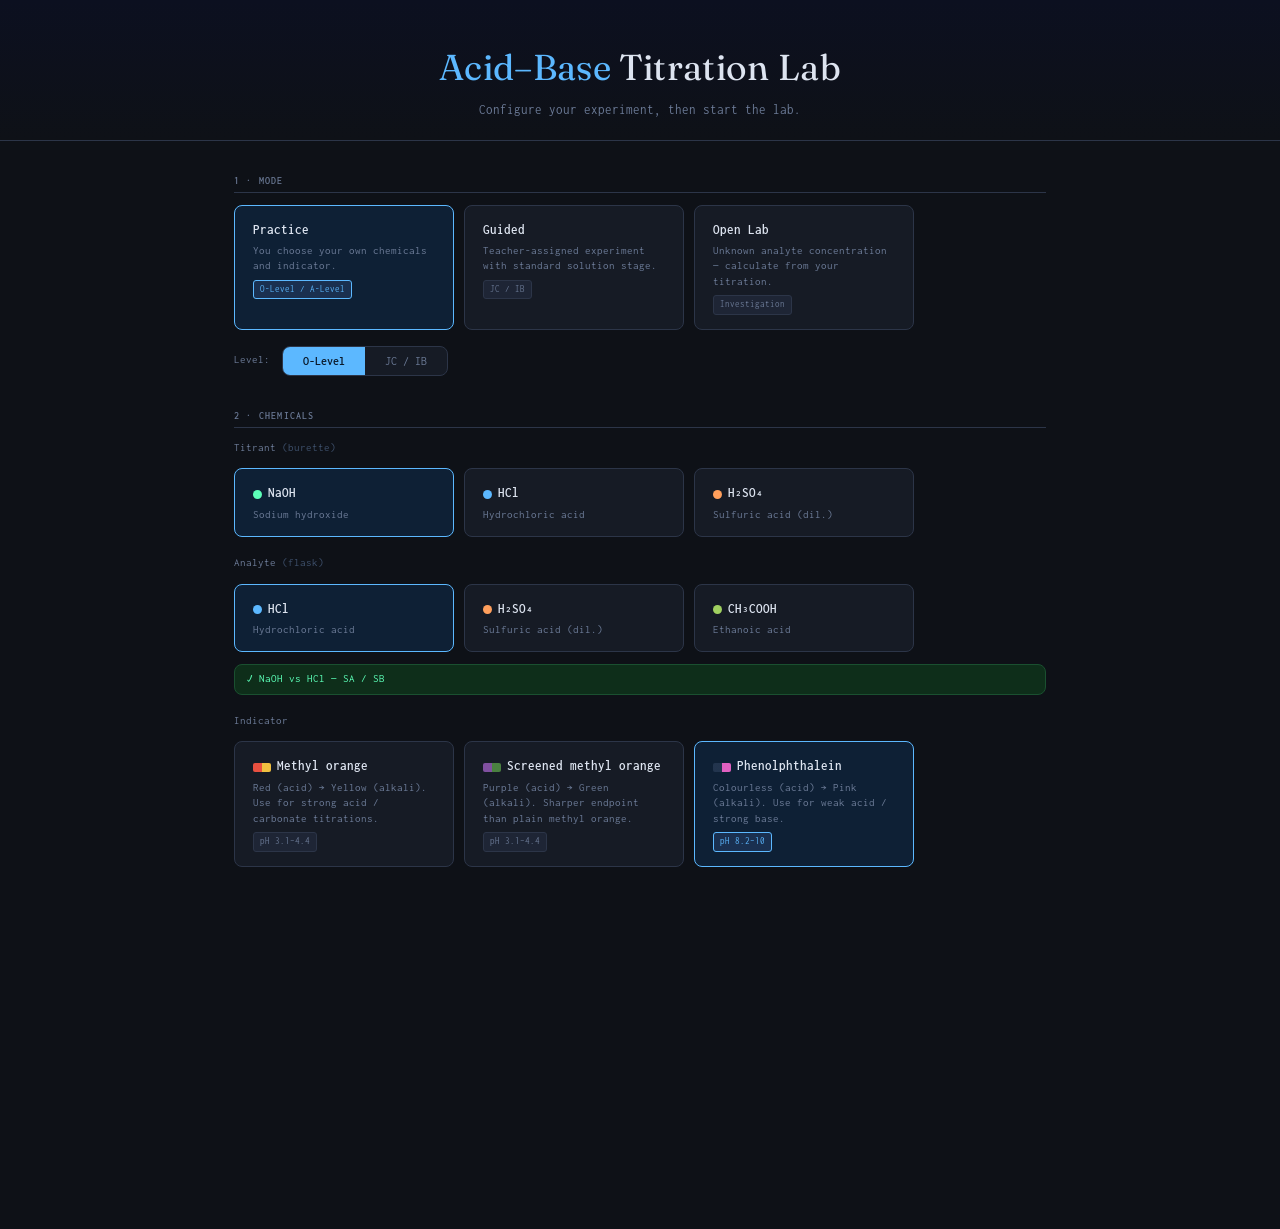
<file: titration_lab/index.html>
<!DOCTYPE html>
<html lang="en">
<head>
  <meta charset="UTF-8" />
  <meta name="viewport" content="width=device-width, initial-scale=1.0" />
  <title>Titration Lab — Setup</title>
  <link rel="preconnect" href="https://fonts.googleapis.com" />
  <link rel="preconnect" href="https://fonts.gstatic.com" crossorigin />
  <link href="https://fonts.googleapis.com/css2?family=Fraunces:ital,opsz,wght@0,9..144,400;1,9..144,300&family=Inconsolata:wght@300;400;600&display=swap" rel="stylesheet" />
  <link rel="stylesheet" href="css/theme.css" />
  <style>
    /* ── Page shell ───────────────────────────────────────────── */
    html, body {
      margin: 0;
      min-height: 100%;
      background: var(--bg);
      color: var(--text);
      font-family: var(--font-body);
    }
    body {
      display: flex;
      flex-direction: column;
      align-items: center;
    }

    /* ── Hero ─────────────────────────────────────────────────── */
    .hero {
      width: 100%;
      padding: 40px 24px 20px;
      text-align: center;
      border-bottom: 1px solid var(--border);
      background: linear-gradient(180deg, #0c1020 0%, var(--bg) 100%);
    }
    .hero h1 {
      font-family: var(--font-heading);
      font-size: clamp(22px, 4vw, 36px);
      font-weight: 400;
      margin: 0 0 6px;
      letter-spacing: 0.01em;
    }
    .hero p {
      color: var(--muted);
      font-size: 13px;
      margin: 0;
    }

    /* ── Layout ───────────────────────────────────────────────── */
    .menu-wrap {
      width: 100%;
      max-width: 860px;
      padding: 32px 24px 64px;
      display: flex;
      flex-direction: column;
      gap: 32px;
    }

    /* ── Section ──────────────────────────────────────────────── */
    .section {
      display: flex;
      flex-direction: column;
      gap: 12px;
    }
    .section-title {
      font-size: 10px;
      font-weight: 600;
      letter-spacing: 0.12em;
      text-transform: uppercase;
      color: var(--muted);
      padding-bottom: 4px;
      border-bottom: 1px solid var(--border);
    }

    /* ── Card grid ────────────────────────────────────────────── */
    .card-grid {
      display: flex;
      flex-wrap: wrap;
      gap: 10px;
    }
    .card {
      background: var(--surface);
      border: 1.5px solid var(--border);
      border-radius: var(--radius);
      padding: 14px 18px;
      cursor: pointer;
      transition: border-color .15s, background .15s, transform .1s;
      user-select: none;
      flex: 1 1 auto;
      min-width: 130px;
      max-width: 220px;
    }
    .card:hover  { border-color: var(--border2); background: var(--surface2); }
    .card.active { border-color: var(--accent);  background: #0e2035; }
    .card.disabled { opacity: 0.35; pointer-events: none; }

    .card-label  { font-size: 13px; font-weight: 600; margin-bottom: 4px; }
    .card-sub    { font-size: 11px; color: var(--muted); line-height: 1.4; }
    .card-dot    { width: 9px; height: 9px; border-radius: 50%; display: inline-block; margin-right: 6px; vertical-align: middle; }
    .card-badge  {
      display: inline-block;
      margin-top: 6px;
      font-size: 9px;
      padding: 2px 6px;
      border-radius: 3px;
      background: var(--surface2);
      color: var(--muted);
      border: 1px solid var(--border);
    }
    .card.active .card-badge { background: #1a3050; color: var(--accent); border-color: var(--accent); }

    /* ── Toggle (O-Level / JC) ────────────────────────────────── */
    .toggle-row {
      display: flex;
      gap: 0;
      background: var(--surface);
      border: 1.5px solid var(--border);
      border-radius: var(--radius);
      overflow: hidden;
      width: fit-content;
    }
    .toggle-btn {
      padding: 8px 20px;
      font-size: 12px;
      font-family: var(--font-body);
      cursor: pointer;
      border: none;
      background: transparent;
      color: var(--muted);
      transition: background .15s, color .15s;
    }
    .toggle-btn.active { background: var(--accent); color: #0a1828; font-weight: 600; }

    /* ── Concentration / parameter row ───────────────────────── */
    .param-grid {
      display: flex;
      flex-wrap: wrap;
      gap: 16px;
    }
    .param-group {
      display: flex;
      flex-direction: column;
      gap: 5px;
      flex: 1 1 160px;
      max-width: 240px;
    }
    .param-label {
      font-size: 11px;
      color: var(--muted);
    }
    .param-input {
      background: var(--surface);
      border: 1.5px solid var(--border);
      border-radius: var(--radius);
      color: var(--text);
      font-family: var(--font-body);
      font-size: 13px;
      padding: 8px 12px;
      outline: none;
      width: 100%;
      box-sizing: border-box;
      transition: border-color .15s;
    }
    .param-input:focus { border-color: var(--accent); }

    /* ── Pair validity badge ──────────────────────────────────── */
    #pair-status {
      font-size: 11px;
      padding: 6px 12px;
      border-radius: var(--radius);
      display: none;
    }
    #pair-status.valid   { background:#0e2e1a; color: var(--accent3); border: 1px solid #1a5030; display:block; }
    #pair-status.invalid { background:#2e0e14; color: var(--danger);  border: 1px solid #501828; display:block; }

    /* ── Start button ─────────────────────────────────────────── */
    .start-wrap {
      display: flex;
      align-items: center;
      gap: 16px;
    }
    #start-btn {
      padding: 14px 36px;
      font-size: 14px;
      font-family: var(--font-body);
      font-weight: 600;
      cursor: pointer;
      border: none;
      border-radius: var(--radius);
      background: var(--accent);
      color: #081420;
      transition: opacity .15s, transform .1s;
      letter-spacing: 0.03em;
    }
    #start-btn:hover:not(:disabled)  { opacity: 0.9; transform: translateY(-1px); }
    #start-btn:disabled { opacity: 0.35; cursor: not-allowed; transform: none; }
    #start-hint { font-size: 11px; color: var(--muted); }

    /* ── Session key strip ────────────────────────────────────── */
    .session-strip {
      width: 100%;
      max-width: 860px;
      padding: 0 24px 32px;
    }
    .session-row {
      display: flex;
      align-items: center;
      gap: 10px;
      padding: 12px 16px;
      background: var(--surface);
      border: 1px solid var(--border);
      border-radius: var(--radius);
    }
    .session-row label { font-size: 11px; color: var(--muted); white-space: nowrap; }
    .session-row input {
      flex: 1;
      background: transparent;
      border: none;
      color: var(--text);
      font-family: var(--font-body);
      font-size: 12px;
      outline: none;
      text-transform: uppercase;
      letter-spacing: 0.08em;
      max-width: 140px;
    }
    .session-row input::placeholder { color: var(--border2); text-transform: none; letter-spacing: 0; }
    .session-row small { color: var(--muted); font-size: 10px; }
  </style>
</head>
<body>

<div class="hero">
  <h1><em>Acid–Base</em> Titration Lab</h1>
  <p>Configure your experiment, then start the lab.</p>
</div>

<div class="menu-wrap" id="menu">

  <!-- ── Step 1: Mode ──────────────────────────────────────── -->
  <div class="section">
    <div class="section-title">1 · Mode</div>
    <div class="card-grid" id="mode-grid">
      <div class="card active" data-mode="practice">
        <div class="card-label">Practice</div>
        <div class="card-sub">You choose your own chemicals and indicator.</div>
        <div class="card-badge">O-Level / A-Level</div>
      </div>
      <div class="card" data-mode="guided">
        <div class="card-label">Guided</div>
        <div class="card-sub">Teacher-assigned experiment with standard solution stage.</div>
        <div class="card-badge">JC / IB</div>
      </div>
      <div class="card" data-mode="openLab">
        <div class="card-label">Open Lab</div>
        <div class="card-sub">Unknown analyte concentration — calculate from your titration.</div>
        <div class="card-badge">Investigation</div>
      </div>
    </div>

    <div style="display:flex;align-items:center;gap:12px;margin-top:4px;">
      <span style="font-size:11px;color:var(--muted);">Level:</span>
      <div class="toggle-row" id="level-toggle">
        <button class="toggle-btn active" data-level="o_level">O-Level</button>
        <button class="toggle-btn" data-level="jc">JC / IB</button>
      </div>
    </div>
  </div>

  <!-- ── Step 2: Chemicals ─────────────────────────────────── -->
  <div class="section">
    <div class="section-title">2 · Chemicals</div>

    <div style="font-size:11px;color:var(--muted);">Titrant <span style="color:var(--border2);">(burette)</span></div>
    <div class="card-grid" id="titrant-grid"></div>

    <div style="font-size:11px;color:var(--muted);margin-top:6px;">Analyte <span style="color:var(--border2);">(flask)</span></div>
    <div class="card-grid" id="analyte-grid"></div>

    <div id="pair-status"></div>

    <div style="font-size:11px;color:var(--muted);margin-top:6px;">Indicator</div>
    <div class="card-grid" id="indicator-grid"></div>
  </div>

  <!-- ── Step 3: Parameters ────────────────────────────────── -->
  <div class="section">
    <div class="section-title">3 · Parameters</div>
    <div class="param-grid">
      <div class="param-group">
        <label class="param-label" for="inp-titrant-conc">Titrant concentration (mol dm⁻³)</label>
        <input class="param-input" id="inp-titrant-conc" type="number" min="0.001" max="2" step="0.001" value="0.100" />
      </div>
      <div class="param-group" id="analyte-conc-group">
        <label class="param-label" for="inp-analyte-conc">Analyte concentration (mol dm⁻³)</label>
        <input class="param-input" id="inp-analyte-conc" type="number" min="0.001" max="2" step="0.001" value="0.100" />
      </div>
      <div class="param-group" id="temp-group" style="display:none;">
        <label class="param-label" for="inp-temp">Temperature (°C) <span style="color:var(--border2);">5–40</span></label>
        <input class="param-input" id="inp-temp" type="number" min="5" max="40" step="1" value="25" />
      </div>
      <div class="param-group" id="kw-group" style="display:none;">
        <label class="param-label" for="inp-kw">K<sub>w</sub> override <span style="color:var(--border2);">(leave blank = auto)</span></label>
        <input class="param-input" id="inp-kw" type="text" placeholder="e.g. 1e-14" />
      </div>
    </div>
  </div>

  <!-- ── Start ─────────────────────────────────────────────── -->
  <div class="section">
    <div class="section-title">4 · Launch</div>
    <div class="start-wrap">
      <button id="start-btn" disabled>Start Lab →</button>
      <span id="start-hint">Select a valid titrant + analyte + indicator pair to continue.</span>
    </div>
  </div>

</div>

<!-- Session key strip (future: teacher assigns) -->
<div class="session-strip">
  <div class="session-row">
    <label for="inp-key">Session key</label>
    <input id="inp-key" type="text" maxlength="10" placeholder="ABC123 (optional)" />
    <small>Leave blank for a self-directed session.</small>
  </div>
</div>

<script type="module">
import { ChemicalDB }  from './js/data/ChemicalDB.js';
import { IndicatorDB } from './js/data/IndicatorDB.js';
import { SessionConfig } from './js/SessionConfig.js';

// ── State ────────────────────────────────────────────────────
const state = {
  mode:        'practice',
  level:       'o_level',
  titrantId:   null,
  analyteId:   null,
  indicatorId: null,
  concTitrant: 0.100,
  concAnalyte: 0.100,
  temperature: 25,
  Kw:          null,
};

// ── Restore previous config from sessionStorage ──────────────
(async () => {
  const saved = await SessionConfig.load();
  if (saved && saved.titrant) {
    state.mode        = saved.mode        ?? 'practice';
    state.level       = saved.level       ?? 'o_level';
    state.titrantId   = saved.titrant     ?? null;
    state.analyteId   = saved.analyte     ?? null;
    state.indicatorId = saved.indicator   ?? null;
    state.concTitrant = saved.concTitrant ?? 0.100;
    state.concAnalyte = saved.concAnalyte ?? 0.100;
    state.temperature = saved.temperature ?? 25;
    state.Kw          = saved.Kw          ?? null;
  }
  render();
})();

// ── Chemical data ────────────────────────────────────────────
// Derive titrant candidates: chemicals that appear as titrant in a valid pair
const validPairs  = ChemicalDB.validPairs();
const titrantIds  = [...new Set(validPairs.map(p => p.titrant))];
const allChem     = ChemicalDB.all();

// ── Render helpers ───────────────────────────────────────────
function makeChemCard(chem, activeId, onClick) {
  const card = document.createElement('div');
  card.className = 'card' + (chem.id === activeId ? ' active' : '');
  card.innerHTML = `
    <div class="card-label">
      <span class="card-dot" style="background:${chem.dot}"></span>${chem.formula}
    </div>
    <div class="card-sub">${chem.name}</div>`;
  card.addEventListener('click', () => onClick(chem.id));
  return card;
}

function makeIndCard(ind, activeId, disabled, onClick) {
  const swatch = `background:linear-gradient(90deg,${ind.acidCol} 50%,${ind.alkCol} 50%)`;
  const card = document.createElement('div');
  card.className = 'card' + (ind.id === activeId ? ' active' : '') + (disabled ? ' disabled' : '');
  card.innerHTML = `
    <div class="card-label">
      <span class="card-dot" style="${swatch};border-radius:2px;width:18px;height:9px;display:inline-block;vertical-align:middle;margin-right:6px;"></span>${ind.name}
    </div>
    <div class="card-sub">${ind.desc}</div>
    <div class="card-badge">pH ${ind.range[0]}–${ind.range[1]}</div>`;
  if (!disabled) card.addEventListener('click', () => onClick(ind.id));
  return card;
}

// ── Main render ───────────────────────────────────────────────
function render() {
  renderMode();
  renderLevel();
  renderTitrants();
  renderAnalytes();
  renderPairStatus();
  renderIndicators();
  renderParams();
  renderStartBtn();
}

function renderMode() {
  document.querySelectorAll('#mode-grid .card').forEach(c => {
    c.classList.toggle('active', c.dataset.mode === state.mode);
  });
}

function renderLevel() {
  document.querySelectorAll('#level-toggle .toggle-btn').forEach(b => {
    b.classList.toggle('active', b.dataset.level === state.level);
  });
}

function renderTitrants() {
  const grid = document.getElementById('titrant-grid');
  grid.innerHTML = '';
  titrantIds.map(id => ChemicalDB.get(id)).forEach(chem => {
    grid.appendChild(makeChemCard(chem, state.titrantId, id => {
      state.titrantId   = id;
      // Clear downstream if they become invalid
      if (state.analyteId && !validPairs.some(p => p.titrant === id && p.analyte === state.analyteId)) {
        state.analyteId   = null;
        state.indicatorId = null;
      }
      render();
    }));
  });
}

function renderAnalytes() {
  const grid = document.getElementById('analyte-grid');
  grid.innerHTML = '';
  if (!state.titrantId) {
    grid.innerHTML = '<div style="font-size:11px;color:var(--muted);">Choose a titrant first.</div>';
    return;
  }
  const pairs     = validPairs.filter(p => p.titrant === state.titrantId);
  const analyteIds = pairs.map(p => p.analyte);
  analyteIds.map(id => ChemicalDB.get(id)).forEach(chem => {
    grid.appendChild(makeChemCard(chem, state.analyteId, id => {
      state.analyteId   = id;
      state.indicatorId = null;
      render();
    }));
  });
}

function renderPairStatus() {
  const el = document.getElementById('pair-status');
  if (!state.titrantId || !state.analyteId) { el.className = ''; return; }
  const desc = ChemicalDB.describe(state.titrantId, state.analyteId);
  if (desc) {
    el.className = 'valid';
    el.textContent = `✓ ${desc.label} — ${desc.type.replace('_', ' / ')}${desc.hasSecondEP ? ' (two equivalence points)' : ''}`;
  } else {
    el.className = 'invalid';
    el.textContent = '✗ This pair is not supported in the simulator.';
  }
}

function renderIndicators() {
  const grid = document.getElementById('indicator-grid');
  grid.innerHTML = '';
  if (!state.titrantId || !state.analyteId) {
    grid.innerHTML = '<div style="font-size:11px;color:var(--muted);">Choose titrant and analyte first.</div>';
    return;
  }
  const valid = IndicatorDB.validFor(state.titrantId, state.analyteId);
  const all   = IndicatorDB.all();
  all.forEach(ind => {
    const ok = valid.some(v => v.id === ind.id);
    grid.appendChild(makeIndCard(ind, state.indicatorId, !ok, id => {
      state.indicatorId = id;
      render();
    }));
  });
}

function renderParams() {
  const isOpenLab = state.mode === 'openLab';
  const isJC      = state.level === 'jc';

  document.getElementById('analyte-conc-group').style.display = isOpenLab ? 'none' : '';
  document.getElementById('temp-group').style.display         = isJC ? ''     : 'none';
  document.getElementById('kw-group').style.display           = isJC ? ''     : 'none';

  document.getElementById('inp-titrant-conc').value = state.concTitrant.toFixed(3);
  document.getElementById('inp-analyte-conc').value = state.concAnalyte.toFixed(3);
  document.getElementById('inp-temp').value         = state.temperature;
  document.getElementById('inp-kw').value           = state.Kw ? state.Kw.toExponential(2) : '';
}

function renderStartBtn() {
  const btn  = document.getElementById('start-btn');
  const hint = document.getElementById('start-hint');
  const ok   = state.titrantId && state.analyteId && state.indicatorId &&
               !!ChemicalDB.describe(state.titrantId, state.analyteId);
  btn.disabled = !ok;
  hint.textContent = ok
    ? `Ready — ${ChemicalDB.get(state.titrantId).formula} into ${ChemicalDB.get(state.analyteId).formula} with ${IndicatorDB.get(state.indicatorId).name}`
    : 'Select a valid titrant + analyte + indicator pair to continue.';
}

// ── Wire mode cards ──────────────────────────────────────────
document.querySelectorAll('#mode-grid .card').forEach(c => {
  c.addEventListener('click', () => {
    state.mode = c.dataset.mode;
    render();
  });
});

// ── Wire level toggle ────────────────────────────────────────
document.querySelectorAll('#level-toggle .toggle-btn').forEach(b => {
  b.addEventListener('click', () => {
    state.level = b.dataset.level;
    render();
  });
});

// ── Wire parameter inputs ────────────────────────────────────
document.getElementById('inp-titrant-conc').addEventListener('input', e => {
  const v = parseFloat(e.target.value);
  if (!isNaN(v) && v > 0) state.concTitrant = v;
});
document.getElementById('inp-analyte-conc').addEventListener('input', e => {
  const v = parseFloat(e.target.value);
  if (!isNaN(v) && v > 0) state.concAnalyte = v;
});
document.getElementById('inp-temp').addEventListener('input', e => {
  const v = parseInt(e.target.value, 10);
  if (!isNaN(v) && v >= 5 && v <= 40) state.temperature = v;
});
document.getElementById('inp-kw').addEventListener('input', e => {
  const v = parseFloat(e.target.value);
  state.Kw = !isNaN(v) && v > 0 ? v : null;
});

// ── Start Lab ────────────────────────────────────────────────
document.getElementById('start-btn').addEventListener('click', () => {
  const concAnalyte = state.mode === 'openLab'
    ? +(0.05 + Math.random() * 0.15).toFixed(4)  // hidden true conc for open lab
    : state.concAnalyte;

  const config = {
    mode:        state.mode,
    level:       state.level,
    titrant:     state.titrantId,
    analyte:     state.analyteId,
    indicator:   state.indicatorId,
    concTitrant: state.concTitrant,
    concAnalyte: concAnalyte,
    temperature: state.temperature,
    Kw:          state.Kw ?? 1e-14,
    sessionKey:  document.getElementById('inp-key').value.trim() || null,
  };

  SessionConfig.save(config);
  location.href = 'lab.html';
});
</script>
</body>
</html>
</file>
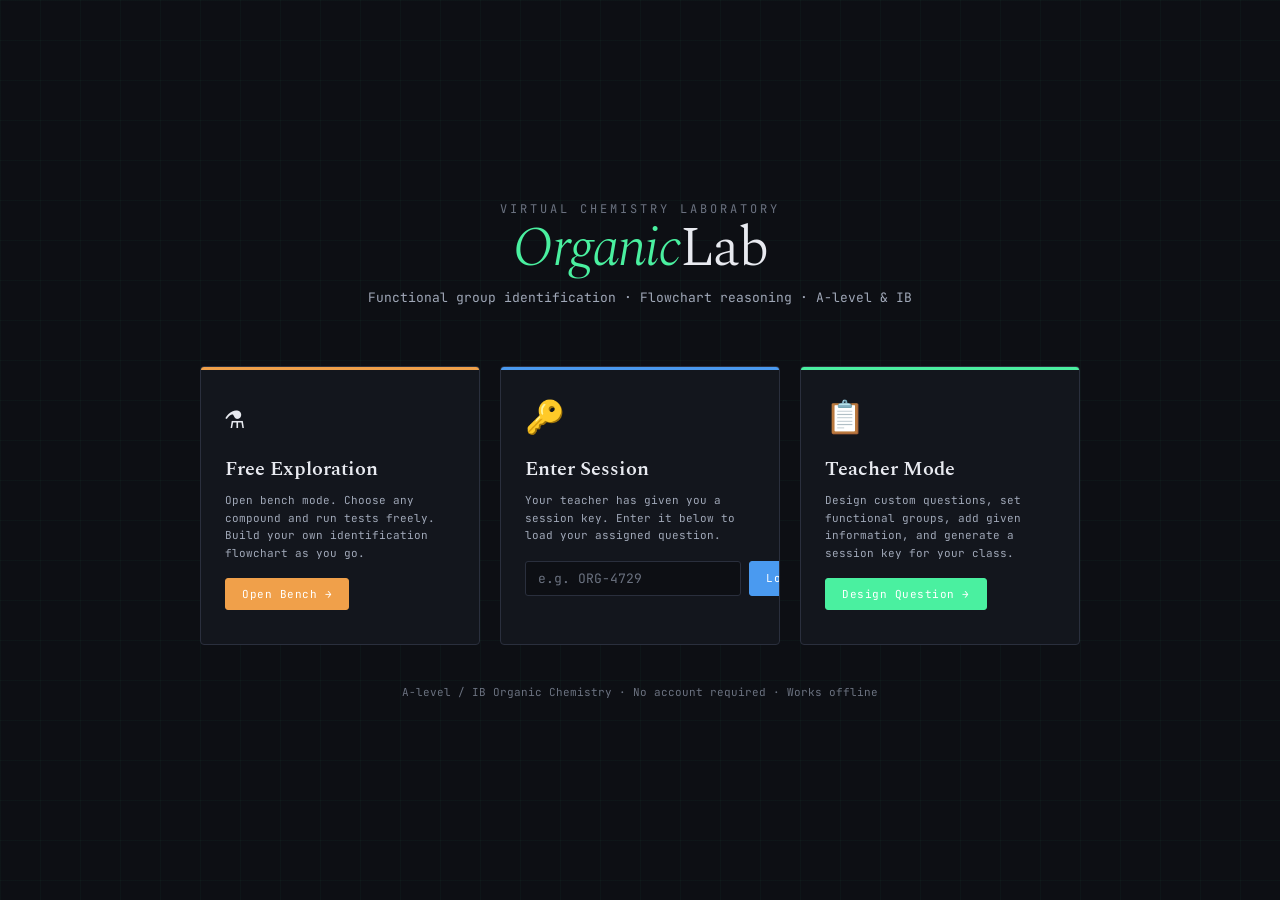
<file: organic-lab.html>
<!DOCTYPE html>
<html lang="en">
<head>
<meta charset="UTF-8">
<meta name="viewport" content="width=device-width, initial-scale=1.0">
<title>OrganicLab — Functional Group Identification</title>
<link href="https://fonts.googleapis.com/css2?family=Spectral:ital,wght@0,300;0,400;0,600;1,300;1,400&family=JetBrains+Mono:wght@300;400;500&display=swap" rel="stylesheet">
<style>
:root {
  --bg: #0d0f14;
  --bg2: #1a1e28;
  --surface: #13161d;
  --surface2: #1a1e28;
  --border: #2a2f3d;
  --border2: #3a4050;
  --ink: #e8eaf0;
  --ink2: #a0a8b8;
  --ink3: #6b7280;
  --accent: #4af0a0;
  --accent2: #f0a04a;
  --accent3: #4a9af0;
  --accent4: #c06af0;
  --gold: #f0c040;
  --node-bg: #13161d;
  --node-border: #2a2f3d;
  --positive: #4af0a0;
  --negative: #f04a4a;
  --shadow: rgba(0,0,0,0.4);
}

* { box-sizing: border-box; margin: 0; padding: 0; }

body {
  background: var(--bg);
  color: var(--ink);
  font-family: 'JetBrains Mono', monospace;
  min-height: 100dvh;
  overflow-x: hidden;
  overflow-y: auto;
}

/* Dark grid background matching chem-lab */
body::before {
  content: '';
  position: fixed;
  inset: 0;
  background-image:
    linear-gradient(rgba(74,240,160,0.03) 1px, transparent 1px),
    linear-gradient(90deg, rgba(74,240,160,0.03) 1px, transparent 1px);
  background-size: 40px 40px;
  pointer-events: none;
  z-index: 0;
}

.app { position: relative; z-index: 1; }

/* ===================== HOME SCREEN ===================== */
#screen-home {
  min-height: 100dvh;
  display: flex;
  flex-direction: column;
  align-items: center;
  justify-content: center;
  padding: 40px 20px;
}

.home-header {
  text-align: center;
  margin-bottom: 60px;
}

.home-title {
  font-family: 'Spectral', serif;
  font-size: 56px;
  font-weight: 300;
  letter-spacing: -2px;
  color: var(--ink);
  line-height: 1;
  margin-bottom: 8px;
}
.home-title em { font-style: italic; color: var(--accent); }

.home-subtitle {
  font-size: 12px;
  letter-spacing: 3px;
  text-transform: uppercase;
  color: var(--ink3);
  margin-bottom: 4px;
}
.home-desc {
  font-size: 13px;
  color: var(--ink2);
  margin-top: 12px;
}

.home-cards {
  display: grid;
  grid-template-columns: repeat(3, 280px);
  gap: 20px;
  margin-bottom: 40px;
}

.home-card {
  background: var(--surface);
  border: 1px solid var(--border);
  border-radius: 4px;
  padding: 28px 24px;
  cursor: pointer;
  transition: all 0.2s;
  position: relative;
  overflow: hidden;
}
.home-card::before {
  content: '';
  position: absolute;
  top: 0; left: 0; right: 0;
  height: 3px;
}
.home-card.explore::before { background: var(--accent2); }
.home-card.session::before { background: var(--accent3); }
.home-card.teacher::before { background: var(--accent); }

.home-card:hover {
  border-color: var(--border2);
  box-shadow: 0 4px 20px var(--shadow);
  transform: translateY(-2px);
}

.card-icon { font-size: 32px; margin-bottom: 16px; }
.card-title {
  font-family: 'Spectral', serif;
  font-size: 20px;
  font-weight: 600;
  margin-bottom: 8px;
  color: var(--ink);
}
.card-desc { font-size: 11px; color: var(--ink2); line-height: 1.6; }

.session-entry {
  display: flex;
  gap: 8px;
  margin-top: 16px;
}
.session-input {
  flex: 1;
  background: var(--bg);
  border: 1px solid var(--border);
  border-radius: 3px;
  color: var(--ink);
  font-family: 'JetBrains Mono', monospace;
  font-size: 13px;
  padding: 8px 12px;
  outline: none;
  text-transform: uppercase;
  letter-spacing: 2px;
}
.session-input:focus { border-color: var(--accent3); }
.session-input::placeholder { letter-spacing: 0; text-transform: none; color: var(--ink3); }

.btn {
  padding: 8px 16px;
  border-radius: 3px;
  font-family: 'JetBrains Mono', monospace;
  font-size: 11px;
  cursor: pointer;
  border: 1px solid var(--border);
  background: var(--surface);
  color: var(--ink);
  transition: all 0.15s;
  letter-spacing: 0.5px;
}
.btn:hover { border-color: var(--border2); background: var(--bg2); }
.btn.primary { background: var(--ink); color: var(--bg); border-color: var(--ink); }
.btn.primary:hover { background: #333; }
.btn.accent-red { background: var(--accent); color: #fff; border-color: var(--accent); }
.btn.accent-red:hover { background: #a83518; }
.btn.accent-green { background: var(--accent2); color: #fff; border-color: var(--accent2); }
.btn.accent-blue { background: var(--accent3); color: #fff; border-color: var(--accent3); }
.btn.sm { padding: 5px 10px; font-size: 10px; }

/* ===================== APP SHELL ===================== */
#screen-app { display: none; flex-direction: column; height: 100dvh; min-height: 100vh; }

.app-header {
  border-bottom: 1px solid var(--border);
  padding: 12px 24px;
  display: flex;
  align-items: center;
  gap: 16px;
  background: var(--surface);
  flex-shrink: 0;
}
.app-logo {
  font-family: 'Spectral', serif;
  font-size: 18px;
  font-weight: 600;
  color: var(--ink);
}
.app-logo em { font-style: italic; color: var(--accent); }
.app-mode-badge {
  font-size: 10px;
  letter-spacing: 2px;
  text-transform: uppercase;
  color: var(--ink3);
  border: 1px solid var(--border);
  border-radius: 2px;
  padding: 3px 8px;
}
.app-header-right { margin-left: auto; display: flex; gap: 8px; align-items: center; }

.ib-toggle {
  display: flex;
  align-items: center;
  gap: 6px;
  font-size: 11px;
  color: var(--ink3);
  cursor: pointer;
}
.toggle-track {
  width: 32px; height: 16px;
  background: var(--border);
  border-radius: 8px;
  position: relative;
  transition: background 0.2s;
}
.toggle-track.on { background: var(--accent4); }
.toggle-thumb {
  width: 12px; height: 12px;
  background: white;
  border-radius: 50%;
  position: absolute;
  top: 2px; left: 2px;
  transition: left 0.2s;
  box-shadow: 0 1px 3px rgba(0,0,0,0.2);
}
.toggle-track.on .toggle-thumb { left: 18px; }

/* ===================== MAIN LAYOUT ===================== */
.app-body {
  flex: 1;
  display: grid;
  grid-template-columns: 240px 1fr 200px 280px;
  overflow: hidden;
}

/* LEFT: Compound + Functional Group Checklist */
.left-panel {
  border-right: 1px solid var(--border);
  background: var(--surface);
  display: flex;
  flex-direction: column;
  overflow: hidden;
}

.panel-head {
  padding: 14px 16px;
  border-bottom: 1px solid var(--border);
  font-size: 10px;
  letter-spacing: 2px;
  text-transform: uppercase;
  color: var(--ink3);
}

/* Compound display */
.compound-display {
  padding: 16px;
  border-bottom: 1px solid var(--border);
}
.compound-label {
  font-size: 10px;
  letter-spacing: 1.5px;
  text-transform: uppercase;
  color: var(--ink3);
  margin-bottom: 8px;
}
.compound-name {
  font-family: 'Spectral', serif;
  font-size: 22px;
  font-weight: 600;
  color: var(--ink);
  margin-bottom: 4px;
}
.compound-formula {
  font-size: 12px;
  color: var(--ink2);
  margin-bottom: 8px;
}
.compound-given {
  background: var(--bg);
  border-left: 3px solid var(--gold);
  padding: 8px 10px;
  font-size: 11px;
  color: var(--ink2);
  line-height: 1.6;
  border-radius: 0 3px 3px 0;
}

/* Functional group checklist */
.fg-checklist {
  flex: 1;
  overflow-y: auto;
  padding: 12px;
}
.fg-checklist::-webkit-scrollbar { width: 3px; }
.fg-checklist::-webkit-scrollbar-thumb { background: var(--border); }

.fg-item {
  display: flex;
  align-items: flex-start;
  gap: 10px;
  padding: 8px 10px;
  border-radius: 3px;
  margin-bottom: 4px;
  border: 1px solid transparent;
  transition: all 0.15s;
  cursor: pointer;
}
.fg-item:hover { background: var(--bg); border-color: var(--border); }
.fg-item.confirmed { background: rgba(42,110,63,0.06); border-color: rgba(42,110,63,0.3); }
.fg-item.ruled-out { opacity: 0.4; }
.fg-item.confirmed .fg-name { color: var(--accent2); }

.fg-checkbox {
  width: 16px; height: 16px;
  border: 1.5px solid var(--border2);
  border-radius: 2px;
  flex-shrink: 0;
  margin-top: 1px;
  display: flex; align-items: center; justify-content: center;
  font-size: 10px;
  transition: all 0.15s;
}
.fg-item.confirmed .fg-checkbox { background: var(--accent2); border-color: var(--accent2); color: white; }
.fg-item.ruled-out .fg-checkbox { background: var(--bg2); }

.fg-name { font-size: 12px; color: var(--ink); font-weight: 500; }
.fg-evidence { font-size: 10px; color: var(--ink3); margin-top: 2px; line-height: 1.4; }

.fg-submit-area { padding: 12px; border-top: 1px solid var(--border); }

/* ===================== CENTRE: FLOWCHART / BENCH ===================== */
.centre-panel {
  display: flex;
  flex-direction: column;
  overflow: hidden;
  background: var(--bg);
}

.centre-tabs {
  display: flex;
  border-bottom: 1px solid var(--border);
  background: var(--surface);
  flex-shrink: 0;
}
.centre-tab {
  padding: 10px 20px;
  font-size: 11px;
  letter-spacing: 1px;
  text-transform: uppercase;
  cursor: pointer;
  border: none;
  background: transparent;
  color: var(--ink3);
  border-bottom: 2px solid transparent;
  transition: all 0.15s;
  font-family: 'JetBrains Mono', monospace;
}
.centre-tab.active { color: var(--accent); border-bottom-color: var(--accent); }

/* FLOWCHART */
#view-flowchart {
  flex: 1;
  overflow: auto;
  padding: 30px;
  display: flex;
  flex-direction: column;
  align-items: center;
}

.flowchart-wrap {
  width: 100%;
  max-width: 700px;
}

/* Flowchart nodes */
.fc-node {
  background: var(--surface);
  border: 1.5px solid var(--node-border);
  border-radius: 4px;
  padding: 14px 18px;
  margin: 0 auto;
  max-width: 420px;
  box-shadow: 0 2px 8px var(--shadow);
  position: relative;
}
.fc-node.start {
  border-color: var(--ink);
  background: var(--ink);
  color: var(--bg);
  text-align: center;
}
.fc-node.test {
  border-color: var(--accent3);
  border-left: 4px solid var(--accent3);
}
.fc-node.conclusion {
  border-color: var(--accent2);
  border-left: 4px solid var(--accent2);
  background: rgba(42,110,63,0.04);
}
.fc-node.elimination {
  border-color: var(--ink3);
  border-style: dashed;
}

.fc-node-label {
  font-size: 9px;
  letter-spacing: 2px;
  text-transform: uppercase;
  color: var(--ink3);
  margin-bottom: 4px;
}
.fc-node.test .fc-node-label { color: var(--accent3); }
.fc-node.conclusion .fc-node-label { color: var(--accent2); }

.fc-node-title {
  font-family: 'Spectral', serif;
  font-size: 15px;
  font-weight: 600;
  color: var(--ink);
  margin-bottom: 4px;
}
.fc-node.start .fc-node-title { color: var(--bg); font-size: 16px; }

.fc-node-detail {
  font-size: 11px;
  color: var(--ink2);
  line-height: 1.5;
}
.fc-node.start .fc-node-detail { color: rgba(247,244,239,0.7); font-size: 11px; }

/* Flowchart branches */
.fc-branch-row {
  display: grid;
  grid-template-columns: 1fr 1fr;
  gap: 16px;
  margin-top: 0;
  position: relative;
}

.fc-branch {
  display: flex;
  flex-direction: column;
  align-items: center;
}

.fc-connector {
  display: flex;
  flex-direction: column;
  align-items: center;
  margin: 8px 0;
}
.fc-arrow {
  width: 1.5px;
  height: 24px;
  background: var(--border2);
  position: relative;
}
.fc-arrow::after {
  content: '▼';
  position: absolute;
  bottom: -8px;
  left: 50%;
  transform: translateX(-50%);
  font-size: 8px;
  color: var(--border2);
}

.fc-branch-label {
  font-size: 10px;
  font-weight: 500;
  padding: 2px 10px;
  border-radius: 10px;
  margin-bottom: 4px;
}
.fc-branch-label.pos { background: rgba(42,110,63,0.12); color: var(--positive); }
.fc-branch-label.neg { background: rgba(196,64,28,0.1); color: var(--negative); }

.fc-split-line {
  width: 100%;
  height: 1px;
  background: var(--border);
  margin: 8px 0;
  position: relative;
}

/* Interactive flowchart */
.fc-test-btn {
  display: inline-flex;
  align-items: center;
  gap: 6px;
  margin-top: 10px;
  padding: 6px 14px;
  background: var(--accent3);
  color: white;
  border: none;
  border-radius: 3px;
  font-family: 'JetBrains Mono', monospace;
  font-size: 11px;
  cursor: pointer;
  transition: all 0.15s;
}
.fc-test-btn:hover { background: #163d73; }
.fc-test-btn.done { background: var(--accent2); cursor: default; }

.fc-result-badge {
  display: inline-block;
  font-size: 10px;
  padding: 2px 8px;
  border-radius: 2px;
  margin-top: 6px;
}
.fc-result-badge.pos { background: rgba(42,110,63,0.12); color: var(--positive); border: 1px solid rgba(42,110,63,0.3); }
.fc-result-badge.neg { background: rgba(196,64,28,0.08); color: var(--negative); border: 1px solid rgba(196,64,28,0.2); }

/* OPEN BENCH */
#view-bench {
  flex: 1;
  display: flex;
  flex-direction: column;
  overflow: hidden;
}

.bench-reagents {
  border-bottom: 1px solid var(--border);
  padding: 12px 16px;
  background: var(--surface);
  display: flex;
  flex-wrap: wrap;
  gap: 6px;
  flex-shrink: 0;
}

.reagent-chip {
  padding: 5px 12px;
  border: 1px solid var(--border);
  border-radius: 2px;
  font-size: 11px;
  cursor: pointer;
  background: var(--bg);
  color: var(--ink);
  transition: all 0.15s;
}
.reagent-chip:hover { border-color: var(--accent3); color: var(--accent3); background: rgba(26,74,138,0.05); }
.reagent-chip.selected { background: var(--accent3); color: white; border-color: var(--accent3); }

.bench-workspace {
  flex: 1;
  position: relative;
  overflow: hidden;
  padding: 20px;
  display: flex;
  flex-direction: column;
  gap: 12px;
}

.test-card {
  background: var(--surface);
  border: 1px solid var(--border);
  border-radius: 4px;
  padding: 14px 16px;
  animation: slideIn 0.2s ease-out;
}
@keyframes slideIn {
  from { opacity: 0; transform: translateY(-8px); }
  to { opacity: 1; transform: translateY(0); }
}

.test-card-header {
  display: flex;
  align-items: center;
  justify-content: space-between;
  margin-bottom: 8px;
}
.test-card-name {
  font-size: 12px;
  font-weight: 500;
  color: var(--ink);
}
.test-card-conditions {
  font-size: 10px;
  color: var(--ink3);
}

.test-result-area {
  display: flex;
  align-items: center;
  gap: 12px;
  margin-top: 8px;
}

.result-visual {
  width: 48px; height: 64px;
  border-radius: 3px;
  border: 1.5px solid var(--border);
  display: flex;
  align-items: flex-end;
  justify-content: center;
  overflow: hidden;
  flex-shrink: 0;
  background: white;
  position: relative;
}
.result-liquid {
  width: 100%;
  position: absolute;
  bottom: 0;
  transition: all 0.5s;
}
.result-ppt {
  position: absolute;
  bottom: 0;
  width: 100%;
  height: 12px;
}

.test-obs {
  font-size: 11px;
  color: var(--ink2);
  line-height: 1.6;
  flex: 1;
}
.test-obs .pos { color: var(--positive); font-weight: 500; }
.test-obs .neg { color: var(--negative); }
.test-obs .eq { font-size: 10px; color: var(--ink3); margin-top: 3px; }

.test-evidence-btn {
  font-size: 10px;
  padding: 3px 8px;
  border: 1px solid var(--accent2);
  color: var(--accent2);
  background: transparent;
  border-radius: 2px;
  cursor: pointer;
  font-family: 'JetBrains Mono', monospace;
  transition: all 0.15s;
}
.test-evidence-btn:hover { background: var(--accent2); color: white; }

.bench-add-area {
  border-top: 1px solid var(--border);
  padding: 10px 16px;
  background: var(--surface);
  display: flex;
  align-items: center;
  gap: 8px;
  flex-shrink: 0;
}
.bench-add-label { font-size: 11px; color: var(--ink3); }

/* POLARIMETRY */
.polarimetry-panel {
  background: var(--surface);
  border: 1px solid var(--border);
  border-radius: 4px;
  padding: 16px;
  margin: 16px;
}
.polarimetry-title {
  font-family: 'Spectral', serif;
  font-size: 14px;
  font-weight: 600;
  color: var(--accent4);
  margin-bottom: 4px;
  display: flex; align-items: center; gap: 8px;
}
.ib-badge {
  font-size: 9px;
  background: var(--accent4);
  color: white;
  padding: 1px 6px;
  border-radius: 2px;
  letter-spacing: 1px;
}

.polarimeter-visual {
  display: flex;
  align-items: center;
  gap: 12px;
  margin: 16px 0;
  padding: 12px;
  background: var(--bg);
  border-radius: 3px;
  overflow: hidden;
}
.pol-source {
  font-size: 20px;
  flex-shrink: 0;
}
.pol-wave {
  flex: 1;
  height: 40px;
  position: relative;
  overflow: hidden;
}
.pol-wave-svg { width: 100%; height: 100%; }
.pol-sample {
  width: 60px; height: 40px;
  background: rgba(122,58,138,0.1);
  border: 1px solid rgba(122,58,138,0.3);
  border-radius: 3px;
  display: flex;
  align-items: center;
  justify-content: center;
  font-size: 10px;
  color: var(--accent4);
  flex-shrink: 0;
  text-align: center;
}
.pol-detector { font-size: 24px; flex-shrink: 0; }
.pol-reading {
  text-align: center;
  padding: 10px;
  background: var(--bg);
  border-radius: 3px;
  margin-top: 8px;
}
.pol-angle {
  font-family: 'Spectral', serif;
  font-size: 28px;
  font-weight: 300;
  color: var(--accent4);
}
.pol-interpretation {
  font-size: 11px;
  color: var(--ink2);
  margin-top: 4px;
  line-height: 1.5;
}

/* ===================== TEST REAGENTS PANEL ===================== */
.test-reagents-panel {
  border-left: 1px solid var(--border);
  border-right: 1px solid var(--border);
  background: var(--surface);
  display: flex;
  flex-direction: column;
  overflow: hidden;
}

/* ===================== RIGHT PANEL — drawers ===================== */
.right-panel {
  border-left: 1px solid var(--border);
  background: var(--surface);
  display: flex;
  flex-direction: column;
  overflow-y: auto;
}
.right-panel::-webkit-scrollbar { width: 4px; }
.right-panel::-webkit-scrollbar-thumb { background: var(--border); border-radius: 2px; }

.side-drawer {
  border-bottom: 1px solid var(--border);
  flex-shrink: 0;
}
.side-drawer-header {
  display: flex;
  align-items: center;
  gap: 8px;
  padding: 11px 14px;
  cursor: pointer;
  user-select: none;
  transition: background 0.1s;
}
.side-drawer-header:hover { background: var(--surface2); }
.side-drawer-header .s-arrow { font-size: 9px; color: var(--ink3); transition: transform 0.2s; flex-shrink: 0; }
.side-drawer-header .s-arrow.open { transform: rotate(90deg); }
.side-drawer-body { overflow: hidden; }
.side-drawer-body.closed { display: none; }

/* Drawer items in test-reagents panel */
.drawer-header {
  display: flex;
  align-items: center;
  gap: 8px;
  padding: 8px 12px 6px;
  cursor: pointer;
  user-select: none;
  transition: background 0.1s;
}
.drawer-header:hover { background: var(--surface2); }
.drawer-arrow { font-size: 9px; color: var(--ink3); transition: transform 0.2s; flex-shrink: 0; }
.drawer-arrow.open-arrow { transform: rotate(90deg); }
.drawer-label { font-size: 10px; letter-spacing: 1.5px; text-transform: uppercase; color: var(--ink3); flex: 1; }
.drawer-count { font-size: 9px; color: var(--ink3); background: var(--surface2); border-radius: 8px; padding: 1px 6px; border: 1px solid var(--border); }
.drawer-body { padding: 0 4px 6px; }
.drawer-body.closed { display: none; }

.reagent-tool-item {
  display: flex;
  align-items: center;
  gap: 8px;
  padding: 7px 10px;
  margin: 2px 4px;
  border-radius: 6px;
  border: 1px solid transparent;
  cursor: grab;
  font-size: 11px;
  transition: all 0.15s;
  user-select: none;
  background: var(--bg);
}
.reagent-tool-item:hover { background: var(--surface2); border-color: var(--border); }
.reagent-tool-item.dragging { opacity: 0.4; }
.tool-icon { font-size: 16px; flex-shrink: 0; }
.tool-name { color: var(--ink); font-weight: 500; font-size: 11px; }
.tool-sub  { color: var(--ink3); font-size: 10px; margin-top: 1px; }

/* Obs entries in right panel */
.obs-entry-org {
  border: 1px solid var(--border);
  border-radius: 6px;
  padding: 8px 10px;
  margin-bottom: 6px;
  font-size: 11px;
  background: var(--bg);
}
.obs-entry-org .oe-test { color: var(--accent3); font-weight: 500; margin-bottom: 3px; }
.obs-entry-org .oe-result { color: var(--ink); line-height: 1.5; }
.obs-entry-org .oe-result.positive { color: var(--positive); }
.obs-entry-org .oe-result.negative { color: var(--negative); }
.obs-entry-org .oe-time { font-size: 9px; color: var(--ink3); margin-top: 3px; }

/* Tutor inside drawer */
.tutor-msgs-org { display: flex; flex-direction: column; gap: 6px; padding: 8px; max-height: 220px; overflow-y: auto; }
.tutor-msg-org { padding: 8px 10px; border-radius: 6px; font-size: 11px; line-height: 1.6; }
.tutor-msg-org.ai   { background: var(--bg); border: 1px solid var(--border); }
.tutor-msg-org.user { background: rgba(74,154,240,0.08); border: 1px solid rgba(74,154,240,0.2); }
.tutor-msg-org .who { font-size: 9px; letter-spacing: 1px; text-transform: uppercase; color: var(--ink3); margin-bottom: 3px; }
.tutor-msg-org.ai .who   { color: var(--accent); }
.tutor-msg-org.user .who { color: var(--accent3); }
.tutor-bottom-org { border-top: 1px solid var(--border); padding: 8px; }
.tutor-row-org { display: flex; gap: 6px; margin-top: 6px; }
.tutor-inp-org {
  flex: 1;
  background: var(--bg);
  border: 1px solid var(--border);
  border-radius: 4px;
  color: var(--ink);
  font-family: 'JetBrains Mono', monospace;
  font-size: 11px;
  padding: 5px 8px;
  outline: none;
  resize: none;
}
.tutor-inp-org:focus { border-color: var(--accent3); }
.tutor-send-org {
  padding: 5px 10px;
  background: var(--accent);
  color: #000;
  border: none;
  border-radius: 4px;
  font-family: 'JetBrains Mono', monospace;
  font-size: 11px;
  cursor: pointer;
  align-self: flex-end;
}
.obs-count-badge {
  font-size: 9px; color: var(--ink3); background: var(--surface2);
  border-radius: 8px; padding: 1px 6px; border: 1px solid var(--border);
}

/* Drop target on bench test cards */
.test-card.bench-drop-target { border-color: var(--accent3); box-shadow: 0 0 0 2px rgba(74,154,240,0.2); }

/* ===================== TEACHER DESIGNER ===================== */
#screen-teacher {
  display: none;
  min-height: 100dvh;
  padding: 40px;
  background: var(--bg);
}

.teacher-header {
  display: flex;
  align-items: center;
  gap: 16px;
  margin-bottom: 32px;
}
.teacher-title {
  font-family: 'Spectral', serif;
  font-size: 32px;
  font-weight: 300;
}
.teacher-title em { font-style: italic; color: var(--accent); }

.teacher-grid {
  display: grid;
  grid-template-columns: 1fr 1fr;
  gap: 24px;
  max-width: 960px;
}

.teacher-section {
  background: var(--surface);
  border: 1px solid var(--border);
  border-radius: 4px;
  padding: 24px;
}
.teacher-section h3 {
  font-family: 'Spectral', serif;
  font-size: 18px;
  font-weight: 600;
  margin-bottom: 16px;
  color: var(--ink);
}

.form-group { margin-bottom: 14px; }
.form-label {
  display: block;
  font-size: 10px;
  letter-spacing: 1.5px;
  text-transform: uppercase;
  color: var(--ink3);
  margin-bottom: 5px;
}
.form-input, .form-select, .form-textarea {
  width: 100%;
  background: var(--bg);
  border: 1px solid var(--border);
  border-radius: 3px;
  color: var(--ink);
  font-family: 'JetBrains Mono', monospace;
  font-size: 12px;
  padding: 8px 10px;
  outline: none;
  transition: border-color 0.15s;
}
.form-input:focus, .form-select:focus, .form-textarea:focus { border-color: var(--accent3); }
.form-textarea { resize: vertical; min-height: 80px; }

.fg-picker {
  display: grid;
  grid-template-columns: 1fr 1fr;
  gap: 6px;
  margin-top: 6px;
}
.fg-pick-item {
  display: flex;
  align-items: center;
  gap: 6px;
  font-size: 11px;
  cursor: pointer;
  padding: 4px 6px;
  border-radius: 2px;
  border: 1px solid transparent;
  transition: all 0.15s;
}
.fg-pick-item:hover { background: var(--bg2); }
.fg-pick-item input { accent-color: var(--accent3); }

.session-key-display {
  background: var(--ink);
  color: var(--bg);
  border-radius: 4px;
  padding: 20px;
  text-align: center;
  margin-top: 16px;
}
.session-key-value {
  font-family: 'Spectral', serif;
  font-size: 36px;
  font-weight: 300;
  letter-spacing: 6px;
  color: var(--accent2);
  margin: 8px 0;
}
.session-key-hint { font-size: 11px; color: rgba(247,244,239,0.6); }

/* PIN MODAL */
.pin-overlay {
  position: fixed;
  inset: 0;
  background: rgba(26,23,20,0.7);
  backdrop-filter: blur(4px);
  z-index: 500;
  display: flex;
  align-items: center;
  justify-content: center;
}
.pin-modal {
  background: var(--surface);
  border: 1px solid var(--border);
  border-radius: 6px;
  padding: 32px;
  width: 320px;
  text-align: center;
}
.pin-title {
  font-family: 'Spectral', serif;
  font-size: 24px;
  font-weight: 300;
  margin-bottom: 8px;
}
.pin-subtitle { font-size: 11px; color: var(--ink3); margin-bottom: 20px; }
.pin-input {
  width: 100%;
  background: var(--bg);
  border: 1px solid var(--border);
  border-radius: 3px;
  color: var(--ink);
  font-family: 'JetBrains Mono', monospace;
  font-size: 24px;
  padding: 12px;
  outline: none;
  text-align: center;
  letter-spacing: 8px;
  margin-bottom: 12px;
}
.pin-input:focus { border-color: var(--accent3); }
.pin-error { font-size: 11px; color: var(--accent); min-height: 16px; margin-bottom: 8px; }

/* RESULT MODAL */
.result-overlay {
  position: fixed;
  inset: 0;
  background: rgba(26,23,20,0.7);
  backdrop-filter: blur(4px);
  z-index: 500;
  display: flex;
  align-items: center;
  justify-content: center;
}
.result-modal {
  background: var(--surface);
  border: 1px solid var(--border);
  border-radius: 6px;
  padding: 32px;
  width: 440px;
  max-width: 90vw;
}
.result-modal h2 {
  font-family: 'Spectral', serif;
  font-size: 26px;
  font-weight: 300;
  margin-bottom: 16px;
}
.mark-scheme-item {
  display: flex;
  gap: 10px;
  padding: 8px 0;
  border-bottom: 1px solid var(--border);
  font-size: 11px;
}
.mark-tick { color: var(--positive); font-size: 14px; flex-shrink: 0; }
.mark-cross { color: var(--negative); font-size: 14px; flex-shrink: 0; }

.hidden { display: none !important; }
.spinner {
  display: inline-block;
  width: 10px; height: 10px;
  border: 1.5px solid var(--border);
  border-top-color: var(--accent3);
  border-radius: 50%;
  animation: spin 0.6s linear infinite;
  vertical-align: middle; margin-right: 4px;
}
@keyframes spin { to { transform: rotate(360deg); } }
</style>
</head>
<body>
<div class="app">

<!-- =================== HOME SCREEN =================== -->
<div id="screen-home">
  <div class="home-header">
    <div class="home-subtitle">Virtual Chemistry Laboratory</div>
    <div class="home-title"><em>Organic</em>Lab</div>
    <div class="home-desc">Functional group identification · Flowchart reasoning · A-level & IB</div>
  </div>

  <div class="home-cards">
    <!-- Free Explore -->
    <div class="home-card explore" onclick="startExplore()">
      <div class="card-icon">⚗️</div>
      <div class="card-title">Free Exploration</div>
      <div class="card-desc">Open bench mode. Choose any compound and run tests freely. Build your own identification flowchart as you go.</div>
      <div style="margin-top:16px;">
        <button class="btn accent-green" onclick="event.stopPropagation();startExplore()">Open Bench →</button>
      </div>
    </div>

    <!-- Session Key -->
    <div class="home-card session">
      <div class="card-icon">🔑</div>
      <div class="card-title">Enter Session</div>
      <div class="card-desc">Your teacher has given you a session key. Enter it below to load your assigned question.</div>
      <div class="session-entry">
        <input class="session-input" id="key-input" placeholder="e.g. ORG-4729" maxlength="8">
        <button class="btn accent-blue" onclick="loadSessionKey()">Load</button>
      </div>
      <div id="key-error" style="font-size:10px;color:var(--accent);margin-top:6px;min-height:14px;"></div>
    </div>

    <!-- Teacher -->
    <div class="home-card teacher" onclick="openTeacher()">
      <div class="card-icon">📋</div>
      <div class="card-title">Teacher Mode</div>
      <div class="card-desc">Design custom questions, set functional groups, add given information, and generate a session key for your class.</div>
      <div style="margin-top:16px;">
        <button class="btn accent-red" onclick="event.stopPropagation();openTeacher()">Design Question →</button>
      </div>
    </div>
  </div>

  <div style="font-size:11px;color:var(--ink3);text-align:center;">
    A-level / IB Organic Chemistry · No account required · Works offline
  </div>
</div>

<!-- =================== APP SCREEN =================== -->
<div id="screen-app">
  <div class="app-header">
    <div class="app-logo"><em>Organic</em>Lab</div>
    <div class="app-mode-badge" id="app-mode-badge">Free Exploration</div>
    <div class="app-header-right">
      <label class="ib-toggle" id="ib-toggle" title="Enable IB HL features (polarimetry, spectroscopy)">
        <div class="toggle-track" id="ib-track">
          <div class="toggle-thumb"></div>
        </div>
        IB HL
      </label>
      <button class="btn sm" onclick="showHome()">← Home</button>
      <button class="btn sm" onclick="submitAnswer()">Submit →</button>
    </div>
  </div>

  <div class="app-body">
    <!-- LEFT: Compound + Checklist -->
    <div class="left-panel">
      <div class="panel-head">Compound</div>
      <div class="compound-display" id="compound-display">
        <div class="compound-label">Unknown</div>
        <div class="compound-name" id="cpd-name">Compound X</div>
        <div class="compound-formula" id="cpd-formula"></div>
        <div class="compound-given" id="cpd-given" style="display:none;"></div>
      </div>

      <div class="panel-head" style="margin-top:0;">Functional Group Identification</div>
      <div class="fg-checklist" id="fg-checklist"></div>
      <div class="fg-submit-area">
        <button class="btn primary" style="width:100%;" onclick="submitAnswer()">Submit Identification</button>
      </div>
    </div>

    <!-- CENTRE -->
    <div class="centre-panel">
      <div class="centre-tabs">
        <button class="centre-tab active" onclick="switchCentreTab('flowchart')">Flowchart</button>
        <button class="centre-tab" onclick="switchCentreTab('bench')">Open Bench</button>
        <button class="centre-tab ib-feature hidden" onclick="switchCentreTab('polarimetry')">Polarimetry</button>
      </div>

      <!-- FLOWCHART VIEW -->
      <div id="view-flowchart" style="flex:1;overflow:auto;padding:30px;display:flex;flex-direction:column;align-items:center;">
        <div class="flowchart-wrap" id="flowchart-wrap"></div>
      </div>

      <!-- BENCH VIEW -->
      <div id="view-bench" class="hidden">
        <div style="padding:6px 16px;font-size:10px;color:var(--ink3);border-bottom:1px solid var(--border);background:var(--surface);">
          💡 Drag test reagents from the <strong style="color:var(--ink);">Test Reagents</strong> panel onto the bench to run tests
        </div>
        <div class="bench-workspace" id="bench-workspace"
          ondragover="onBenchDragOver(event)" ondrop="onBenchDrop(event)"
          style="flex:1;overflow-y:auto;padding:16px;display:flex;flex-direction:column;gap:10px;min-height:200px;">
          <div style="color:var(--ink3);font-size:12px;text-align:center;margin-top:40px;" id="bench-hint-org">Drag a test reagent here to run it on this compound.</div>
        </div>
      </div>

      <!-- POLARIMETRY VIEW -->
      <div id="view-polarimetry" class="hidden" style="flex:1;overflow:auto;padding:24px;">
        <div class="polarimetry-panel">
          <div class="polarimetry-title">
            Polarimetry <span class="ib-badge">IB HL</span>
          </div>
          <div style="font-size:11px;color:var(--ink2);margin-top:4px;line-height:1.6;">
            Plane-polarised light passes through the sample. An optically active compound (with a chiral centre, as a single enantiomer) rotates the plane of polarisation.
          </div>

          <div class="polarimeter-visual">
            <div class="pol-source" title="Light source + polariser">💡</div>
            <div class="pol-wave">
              <svg class="pol-wave-svg" viewBox="0 0 200 40">
                <path id="pol-wave-path" d="M0,20 Q25,5 50,20 Q75,35 100,20 Q125,5 150,20 Q175,35 200,20" stroke="#1a4a8a" stroke-width="2" fill="none" opacity="0.6"/>
                <path id="pol-wave-path2" d="M0,20 Q25,5 50,20 Q75,35 100,20 Q125,5 150,20 Q175,35 200,20" stroke="#1a4a8a" stroke-width="2" fill="none" opacity="0.3" transform="rotate(90,100,20)"/>
              </svg>
            </div>
            <div class="pol-sample" id="pol-sample">Sample<br>here</div>
            <div class="pol-wave" style="flex:0.5">
              <svg class="pol-wave-svg" viewBox="0 0 100 40" id="pol-output-svg">
                <path d="M0,20 Q25,5 50,20 Q75,35 100,20" stroke="#7a3a8a" stroke-width="2.5" fill="none"/>
              </svg>
            </div>
            <div class="pol-detector" title="Analyser + detector">👁</div>
          </div>

          <div class="pol-reading">
            <div class="pol-angle" id="pol-angle">—</div>
            <div style="font-size:10px;color:var(--ink3);">optical rotation (α)</div>
            <div class="pol-interpretation" id="pol-interpretation">Run the polarimetry test on your compound to see the result.</div>
          </div>

          <div style="display:flex;gap:8px;margin-top:14px;">
            <button class="btn primary" onclick="runPolarimetry('single')">Test: Single Enantiomer</button>
            <button class="btn" onclick="runPolarimetry('racemic')">Test: Racemic Mixture</button>
            <button class="btn" onclick="runPolarimetry('none')">Test: No Chiral Centre</button>
          </div>

          <div style="margin-top:16px;background:var(--bg);border-radius:3px;padding:12px;font-size:11px;color:var(--ink2);line-height:1.7;">
            <strong style="color:var(--ink);">Mechanism implications:</strong><br>
            • Optically active product → <span style="color:var(--accent2);">SN2</span> (inversion of configuration, Walden inversion)<br>
            • Racemic mixture → <span style="color:var(--accent3);">SN1</span> (planar carbocation, attack from both faces)<br>
            • No rotation → achiral compound, or racemic mixture
          </div>
        </div>
      </div>
    </div>

    <!-- TEST REAGENTS PANEL -->
    <div class="test-reagents-panel">
      <div style="padding:12px 14px 8px;font-size:10px;letter-spacing:2px;text-transform:uppercase;color:var(--ink3);border-bottom:1px solid var(--border);">Test Reagents</div>
      <div style="padding:5px 12px;font-size:10px;color:var(--ink3);border-bottom:1px solid var(--border);">Drag onto bench</div>
      <div style="flex:1;overflow-y:auto;" id="org-test-reagents-list"></div>
    </div>

    <!-- RIGHT PANEL: Observations + AI Tutor -->
    <div class="right-panel">

      <!-- OBSERVATIONS DRAWER -->
      <div class="side-drawer" id="org-drawer-obs">
        <div class="side-drawer-header" onclick="toggleOrgDrawer('obs')">
          <span class="s-arrow open" id="org-arr-obs">▶</span>
          <span class="drawer-label">Observations</span>
          <span class="obs-count-badge" id="org-obs-count">0</span>
        </div>
        <div class="side-drawer-body" id="org-body-obs">
          <div style="padding:8px;" id="org-obs-log">
            <div style="color:var(--ink3);font-size:11px;text-align:center;margin-top:12px;">No tests yet.</div>
          </div>
        </div>
      </div>

      <!-- AI TUTOR DRAWER -->
      <div class="side-drawer" id="org-drawer-tutor">
        <div class="side-drawer-header" onclick="toggleOrgDrawer('tutor')">
          <span class="s-arrow" id="org-arr-tutor">▶</span>
          <span class="drawer-label">AI Tutor</span>
        </div>
        <div class="side-drawer-body closed" id="org-body-tutor">
          <div class="tutor-msgs-org" id="tutor-msgs">
            <div class="tutor-msg-org ai">
              <div class="who">AI Tutor</div>
              Hello! I can help you understand organic functional group tests, why certain reagents work, and what your results mean.
            </div>
          </div>
          <div class="tutor-bottom-org">
            <div style="background:rgba(240,160,74,0.1);border:1px solid rgba(240,160,74,0.3);border-radius:4px;padding:6px 8px;font-size:10px;color:var(--accent2);margin-bottom:6px;">
              API Key<br>
              <input type="password" id="api-key" placeholder="sk-ant-..." style="margin-top:4px;width:100%;background:var(--bg);border:1px solid var(--border);border-radius:3px;color:var(--ink);font-family:'JetBrains Mono',monospace;font-size:10px;padding:3px 7px;outline:none;">
            </div>
            <div style="display:flex;flex-wrap:wrap;gap:4px;margin-bottom:6px;" id="tutor-quick"></div>
            <div class="tutor-row-org">
              <textarea class="tutor-inp-org" id="tutor-inp" rows="2" placeholder="Ask a question..."></textarea>
              <button class="tutor-send-org" id="tutor-send-btn" onclick="sendTutor()">Ask</button>
            </div>
          </div>
        </div>
      </div>

    </div>
  </div>
</div>

<!-- =================== TEACHER SCREEN =================== -->
<div id="screen-teacher">
  <div class="teacher-header">
    <button class="btn" onclick="showHome()">← Back</button>
    <div class="teacher-title"><em>Organic</em>Lab — <span style="color:var(--accent);">Teacher Designer</span></div>
  </div>

  <div class="teacher-grid">
    <!-- Question Config -->
    <div class="teacher-section">
      <h3>Question Setup</h3>

      <div class="form-group">
        <label class="form-label">Question Type</label>
        <select class="form-select" id="q-type" onchange="updateTeacherUI()">
          <option value="A">Type A — Structured deduction (P3-style)</option>
          <option value="B">Type B — Custom unknown (identify by testing)</option>
        </select>
      </div>

      <div class="form-group">
        <label class="form-label">Compound Name (shown to student in Type A)</label>
        <input class="form-input" id="q-name" placeholder="e.g. Compound X, or leave blank for unknown">
      </div>

      <div class="form-group">
        <label class="form-label">Molecular Formula (optional)</label>
        <input class="form-input" id="q-formula" placeholder="e.g. C₄H₈O₂">
      </div>

      <div class="form-group" id="given-group">
        <label class="form-label">Given Information (shown to student)</label>
        <textarea class="form-textarea" id="q-given" placeholder="e.g. The compound reacts with sodium but not with Na₂CO₃. It decolourises bromine water."></textarea>
      </div>

      <div class="form-group">
        <label class="form-label">Student Mode</label>
        <select class="form-select" id="q-mode">
          <option value="guided">Guided (pre-built flowchart)</option>
          <option value="open">Open (student chooses tests)</option>
          <option value="both">Both available</option>
        </select>
      </div>

      <div class="form-group">
        <label class="form-label">
          <input type="checkbox" id="q-ib" style="accent-color:var(--accent4);margin-right:4px;">
          Enable IB HL features (polarimetry)
        </label>
      </div>
    </div>

    <!-- Functional Groups + Mark Scheme -->
    <div class="teacher-section">
      <h3>Functional Groups Present</h3>
      <div style="font-size:11px;color:var(--ink3);margin-bottom:12px;">Select which functional groups are in the compound. These form the answer key.</div>
      <div class="fg-picker" id="fg-picker"></div>

      <h3 style="margin-top:24px;">Mark Scheme Notes</h3>
      <div style="font-size:11px;color:var(--ink3);margin-bottom:8px;">Shown to students after submission.</div>
      <textarea class="form-textarea" id="q-markscheme" placeholder="e.g. Award 1 mark for each correctly identified functional group. Students must cite at least one supporting test result." style="min-height:100px;"></textarea>

      <div style="margin-top:20px;">
        <button class="btn primary" style="width:100%;padding:12px;" onclick="generateKey()">Generate Session Key</button>
      </div>

      <div id="key-output" class="hidden">
        <div class="session-key-display">
          <div style="font-size:10px;letter-spacing:2px;color:rgba(247,244,239,0.5);">SESSION KEY</div>
          <div class="session-key-value" id="generated-key"></div>
          <div class="session-key-hint">Share this key with your students</div>
        </div>
        <button class="btn" style="width:100%;margin-top:8px;" onclick="copyKey()">Copy Key</button>
        <button class="btn accent-green" style="width:100%;margin-top:6px;" onclick="previewQuestion()">Preview as Student →</button>
      </div>
    </div>
  </div>
</div>

<!-- =================== PIN MODAL =================== -->
<div class="pin-overlay hidden" id="pin-overlay">
  <div class="pin-modal">
    <div class="pin-title">Teacher Access</div>
    <div class="pin-subtitle">Enter your 4-digit PIN to access the teacher designer.<br>Default PIN: <strong>1234</strong></div>
    <input class="pin-input" type="password" id="pin-input" maxlength="4" placeholder="····" oninput="checkPin()">
    <div class="pin-error" id="pin-error"></div>
    <button class="btn" onclick="closePinModal()" style="width:100%;">Cancel</button>
  </div>
</div>

<!-- =================== RESULT MODAL =================== -->
<div class="result-overlay hidden" id="result-overlay">
  <div class="result-modal">
    <h2 id="result-title"></h2>
    <div id="result-body" style="font-size:12px;color:var(--ink2);line-height:1.7;margin-bottom:16px;"></div>
    <div id="markscheme-section" class="hidden">
      <div style="font-family:'Spectral',serif;font-size:14px;margin-bottom:10px;color:var(--ink);">Mark Scheme</div>
      <div id="markscheme-items"></div>
    </div>
    <button class="btn primary" style="width:100%;margin-top:16px;" onclick="closeResult()">Continue</button>
  </div>
</div>

<script>
// ============================================================
// DATA
// ============================================================
const FUNCTIONAL_GROUPS = [
  { id: 'alkene',   name: 'Alkene (C=C)',           symbol: '🔵' },
  { id: 'aldehyde', name: 'Aldehyde (–CHO)',         symbol: '🟡' },
  { id: 'ketone',   name: 'Ketone (C=O)',            symbol: '🟠' },
  { id: 'carboxyl', name: 'Carboxylic acid (–COOH)', symbol: '🔴' },
  { id: 'alcohol1', name: 'Alcohol — primary',       symbol: '🟢' },
  { id: 'alcohol2', name: 'Alcohol — secondary',     symbol: '🟢' },
  { id: 'alcohol3', name: 'Alcohol — tertiary',      symbol: '🟢' },
  { id: 'phenol',   name: 'Phenol (–OH on ring)',    symbol: '🟣' },
  { id: 'amine',    name: 'Amine (–NH₂)',            symbol: '⚪' },
  { id: 'halide',   name: 'Halogenoalkane (–X)',     symbol: '🩶' },
  { id: 'ester',    name: 'Ester (–COO–)',           symbol: '🔶' },
  { id: 'amide',    name: 'Amide (–CONH–)',          symbol: '🔷' },
  { id: 'alkane',   name: 'Alkane (by elimination)', symbol: '⬜' },
];

const TESTS = [
  { id: 'bromine_water', name: 'Bromine water', conditions: 'room temp, no UV',
    results: {
      alkene:   { obs: 'Orange-brown bromine water decolourises to colourless', positive: true,  eq: 'C=C + Br₂ → C(Br)C(Br) (addition)' },
      aldehyde: { obs: 'Bromine water decolourises slowly (oxidation of aldehyde)', positive: true, eq: 'RCHO + Br₂ + H₂O → RCOOH + 2HBr' },
      phenol:   { obs: 'Immediate white precipitate (2,4,6-tribromophenol) + decolourisation', positive: true, eq: 'C₆H₅OH + 3Br₂ → C₆H₂Br₃OH + 3HBr' },
      default:  { obs: 'No decolourisation. Bromine water remains orange-brown.', positive: false }
    }
  },
  { id: 'tollens', name: "Tollens' reagent", conditions: 'warm gently, clean tube',
    results: {
      aldehyde: { obs: 'Silver mirror forms on inside of tube. Ag⁺ reduced to Ag metal.', positive: true, eq: 'RCHO + 2[Ag(NH₃)₂]⁺ + 2OH⁻ → RCOO⁻ + 2Ag(s) + 4NH₃ + H₂O' },
      default:  { obs: "No silver mirror. Tollens' reagent remains colourless.", positive: false }
    }
  },
  { id: 'fehlings', name: "Fehling's solution", conditions: 'heat',
    results: {
      aldehyde: { obs: 'Blue Fehling\'s solution produces brick-red precipitate (Cu₂O). Positive for aldehyde.', positive: true, eq: 'RCHO + 2Cu²⁺ + 5OH⁻ → RCOO⁻ + Cu₂O(s) + 3H₂O' },
      default:  { obs: "Fehling's solution remains blue. No precipitate.", positive: false }
    }
  },
  { id: 'k2cr2o7', name: 'Acidified K₂Cr₂O₇', conditions: 'heat with dilute H₂SO₄',
    results: {
      aldehyde: { obs: 'Orange K₂Cr₂O₇ turns green. Aldehyde oxidised to carboxylic acid.', positive: true,  eq: '3RCHO + Cr₂O₇²⁻ + 8H⁺ → 3RCOOH + 2Cr³⁺ + 4H₂O' },
      alcohol1: { obs: 'Orange → green. Primary alcohol oxidised first to aldehyde, then carboxylic acid.', positive: true, eq: 'Primary: RCH₂OH → RCHO → RCOOH' },
      alcohol2: { obs: 'Orange → green. Secondary alcohol oxidised to ketone.', positive: true, eq: 'Secondary: R₂CHOH → R₂C=O' },
      alcohol3: { obs: 'No colour change. Tertiary alcohols are not oxidised by K₂Cr₂O₇.', positive: false },
      default:  { obs: 'No colour change. K₂Cr₂O₇ remains orange.', positive: false }
    }
  },
  { id: 'lucas', name: 'Lucas test (ZnCl₂/HCl)', conditions: 'room temp, anhydrous ZnCl₂ in conc. HCl',
    results: {
      alcohol1: { obs: 'No visible change at room temperature. Primary alcohols do not react with Lucas.', positive: false, eq: 'Primary: no reaction at room temp' },
      alcohol2: { obs: 'Cloudy/turbid after 5 minutes. SN1 reaction forming alkyl chloride (secondary).', positive: true,  eq: 'R₂CHOH + HCl →[ZnCl₂] R₂CHCl + H₂O (SN1, slow)' },
      alcohol3: { obs: 'Immediate cloudiness/turbidity. Tertiary alcohol reacts instantly via SN1.', positive: true,  eq: 'R₃COH + HCl →[ZnCl₂] R₃CCl + H₂O (SN1, fast)' },
      default:  { obs: 'No reaction observed.', positive: false }
    }
  },
  { id: 'na_metal', name: 'Sodium metal', conditions: 'small piece, room temp',
    results: {
      alcohol1: { obs: 'Steady effervescence. H₂ gas produced. Na dissolves. Alcohol is acidic enough to react.', positive: true, eq: '2ROH + 2Na → 2RONa + H₂' },
      alcohol2: { obs: 'Effervescence. H₂ produced.', positive: true, eq: '2ROH + 2Na → 2RONa + H₂' },
      alcohol3: { obs: 'Slow effervescence. H₂ produced.', positive: true, eq: '2ROH + 2Na → 2RONa + H₂' },
      carboxyl:  { obs: 'Vigorous effervescence. H₂ produced. Carboxylic acids react more readily with Na than alcohols.', positive: true, eq: '2RCOOH + 2Na → 2RCOONa + H₂' },
      phenol:    { obs: 'Effervescence. H₂ produced. Phenol reacts with Na.', positive: true, eq: '2C₆H₅OH + 2Na → 2C₆H₅ONa + H₂' },
      default:   { obs: 'No reaction with sodium.', positive: false }
    }
  },
  { id: 'na2co3', name: 'Na₂CO₃ solution', conditions: 'room temp, aqueous',
    results: {
      carboxyl: { obs: 'Effervescence. CO₂ produced. Carboxylic acid is acidic enough to react with carbonate.', positive: true, eq: '2RCOOH + Na₂CO₃ → 2RCOONa + H₂O + CO₂' },
      phenol:   { obs: 'No effervescence. Phenol is too weak an acid to react with Na₂CO₃ (only reacts with NaOH).', positive: false },
      default:  { obs: 'No effervescence. Compound does not react with Na₂CO₃.', positive: false }
    }
  },
  { id: 'fecl3', name: 'FeCl₃ solution', conditions: 'neutral pH, room temp',
    results: {
      phenol:  { obs: 'Intense purple/violet colour. Characteristic of phenol with FeCl₃.', positive: true, eq: '3C₆H₅OH + FeCl₃ → (C₆H₅O)₃Fe + 3HCl (complex)' },
      default: { obs: 'No colour change (or slight yellow from FeCl₃ itself).', positive: false }
    }
  },
  { id: 'agno3_hydrolysis', name: 'AgNO₃ (after hydrolysis)', conditions: 'boil with NaOH/water, then acidify, add AgNO₃',
    results: {
      halide: { obs: 'Precipitate forms. White = Cl, Cream = Br, Yellow = I. Confirms halogen present.', positive: true, eq: 'R–X + OH⁻ →[heat] R–OH + X⁻; then Ag⁺ + X⁻ → AgX(s)' },
      default: { obs: 'No precipitate. No halogen present.', positive: false }
    }
  },
  { id: 'naoh_hydrolysis', name: 'NaOH (aq), heat', conditions: 'reflux with aqueous NaOH',
    results: {
      ester:  { obs: 'Ester hydrolysis. Alcohol and carboxylate salt produced. May notice smell change.', positive: true, eq: 'RCOOR\' + NaOH → RCOONa + R\'OH' },
      amide:  { obs: 'Amide hydrolysis. NH₃ gas produced (turns damp red litmus blue). Carboxylate formed.', positive: true, eq: 'RCONH₂ + NaOH → RCOONa + NH₃' },
      halide: { obs: 'Hydrolysis of halogenoalkane (use this before AgNO₃ test).', positive: true, eq: 'R–X + OH⁻ →[heat] R–OH + X⁻' },
      default: { obs: 'No significant reaction with dilute NaOH.', positive: false }
    }
  },
  { id: 'litmus', name: 'pH / Litmus paper', conditions: 'room temp, aqueous solution',
    results: {
      carboxyl: { obs: 'Red litmus, pH 2–4. Weakly acidic solution.', positive: true },
      phenol:   { obs: 'Slightly red litmus, pH ~5–6. Very weakly acidic.', positive: true },
      amine:    { obs: 'Blue litmus. Basic solution (lone pair on N accepts H⁺).', positive: true },
      default:  { obs: 'Neutral or no significant pH change.', positive: false }
    }
  },
  { id: 'kmno4', name: 'KMnO₄ (acidified)', conditions: 'acidified, room temp',
    results: {
      alkene:   { obs: 'Purple KMnO₄ decolourises to colourless/pale pink. C=C oxidised.', positive: true, eq: 'C=C + KMnO₄ → diol or cleavage products' },
      aldehyde: { obs: 'Purple decolourises. Aldehyde oxidised to carboxylic acid.', positive: true },
      default:  { obs: 'Purple colour persists. No oxidation.', positive: false }
    }
  },
];

// FLOWCHART definition — master decision tree
const FLOWCHART = [
  { id: 'start', type: 'start', title: 'Unknown Organic Compound', detail: 'Begin systematic identification' },
  { id: 't1', type: 'test', title: 'Bromine water', detail: 'Add orange-brown bromine water to compound at room temp (no UV light)',
    pos: 't1_pos', neg: 't1_neg',
    posLabel: 'Decolourises', negLabel: 'No change' },
  { id: 't1_pos', type: 'test', title: "Tollens' reagent", detail: 'Warm gently with Tollens\' reagent in clean tube',
    pos: 'c_aldehyde', neg: 'c_alkene_phenol',
    posLabel: 'Silver mirror', negLabel: 'No silver mirror' },
  { id: 'c_aldehyde', type: 'conclusion', title: 'Aldehyde (–CHO)', detail: 'Decolourises Br₂ water AND gives silver mirror. Confirmed aldehyde.' },
  { id: 'c_alkene_phenol', type: 'test', title: 'FeCl₃ solution', detail: 'Add FeCl₃ to compound',
    pos: 'c_phenol', neg: 'c_alkene',
    posLabel: 'Purple colour', negLabel: 'No purple' },
  { id: 'c_phenol', type: 'conclusion', title: 'Phenol', detail: 'Decolourises Br₂ water (white ppt) AND gives purple with FeCl₃. Confirmed phenol.' },
  { id: 'c_alkene', type: 'conclusion', title: 'Alkene (C=C)', detail: 'Decolourises Br₂ water but no silver mirror and no purple with FeCl₃. Confirmed alkene.' },
  { id: 't1_neg', type: 'test', title: 'Acidified K₂Cr₂O₇', detail: 'Heat with K₂Cr₂O₇ / H₂SO₄',
    pos: 't2_pos', neg: 't2_neg',
    posLabel: 'Orange → green', negLabel: 'No colour change' },
  { id: 't2_pos', type: 'test', title: "Tollens' reagent", detail: 'Warm with Tollens\' to distinguish aldehyde from alcohol',
    pos: 'c_ald2', neg: 't2_pos_b',
    posLabel: 'Silver mirror', negLabel: 'No silver mirror' },
  { id: 'c_ald2', type: 'conclusion', title: 'Aldehyde (–CHO)', detail: 'Reduces K₂Cr₂O₇ AND gives silver mirror. Aldehyde confirmed.' },
  { id: 't2_pos_b', type: 'test', title: 'Lucas test (ZnCl₂/HCl)', detail: 'Anhydrous ZnCl₂ in conc. HCl at room temperature',
    pos: 't_lucas_pos', neg: 'c_primary_alcohol',
    posLabel: 'Cloudy (fast/slow)', negLabel: 'No change (rt)' },
  { id: 't_lucas_pos', type: 'test', title: 'Rate of Lucas reaction', detail: 'Observe speed of cloudiness formation',
    pos: 'c_tertiary', neg: 'c_secondary',
    posLabel: 'Immediate', negLabel: 'Slow (5 min)' },
  { id: 'c_tertiary', type: 'conclusion', title: 'Tertiary Alcohol', detail: 'Reacts immediately with Lucas → SN1 via stable 3° carbocation.' },
  { id: 'c_secondary', type: 'conclusion', title: 'Secondary Alcohol', detail: 'Slow reaction with Lucas → SN1 via less stable 2° carbocation.' },
  { id: 'c_primary_alcohol', type: 'conclusion', title: 'Primary Alcohol', detail: 'Reduces K₂Cr₂O₇ but no Lucas reaction at room temp. Primary alcohol confirmed.' },
  { id: 't2_neg', type: 'test', title: 'Na₂CO₃ solution', detail: 'Add aqueous sodium carbonate',
    pos: 'c_carboxyl', neg: 't3_neg',
    posLabel: 'CO₂ effervescence', negLabel: 'No effervescence' },
  { id: 'c_carboxyl', type: 'conclusion', title: 'Carboxylic Acid (–COOH)', detail: 'No bromine decolourisation, no K₂Cr₂O₇ change, but reacts with Na₂CO₃ → CO₂. Confirmed carboxylic acid.' },
  { id: 't3_neg', type: 'test', title: 'Litmus / pH', detail: 'Test aqueous solution with litmus paper',
    pos: 'c_amine', neg: 't4',
    posLabel: 'Blue litmus (basic)', negLabel: 'Neutral/acidic' },
  { id: 'c_amine', type: 'conclusion', title: 'Amine (–NH₂)', detail: 'Basic solution confirms amine (lone pair accepts H⁺). Also produces white fumes with HCl.' },
  { id: 't4', type: 'test', title: 'AgNO₃ after hydrolysis', detail: 'Boil with NaOH, acidify, then add AgNO₃',
    pos: 'c_halide', neg: 't5',
    posLabel: 'Precipitate (Cl/Br/I)', negLabel: 'No precipitate' },
  { id: 'c_halide', type: 'conclusion', title: 'Halogenoalkane (–X)', detail: 'AgNO₃ precipitate after hydrolysis: white=Cl, cream=Br, yellow=I.' },
  { id: 't5', type: 'test', title: 'NaOH (aq), heat — smell test', detail: 'Reflux with NaOH then smell (ester gives fruity alcohol smell)',
    pos: 'c_ester_amide', neg: 'c_alkane',
    posLabel: 'Fruity smell / NH₃ gas', negLabel: 'No significant reaction' },
  { id: 'c_ester_amide', type: 'test', title: 'NH₃ gas test', detail: 'Hold damp red litmus over heated tube',
    pos: 'c_amide', neg: 'c_ester',
    posLabel: 'Litmus turns blue', negLabel: 'No litmus change' },
  { id: 'c_amide', type: 'conclusion', title: 'Amide (–CONH–)', detail: 'Hydrolysis with NaOH produces NH₃ (blue litmus). Amide confirmed.' },
  { id: 'c_ester', type: 'conclusion', title: 'Ester (–COO–)', detail: 'Hydrolysis gives fruity smell of alcohol but no NH₃. Ester confirmed.' },
  { id: 'c_alkane', type: 'elimination', title: 'Alkane (by elimination)', detail: 'All tests negative. No reactive functional group detected. Consistent with alkane — identified by elimination.' },
];

// ============================================================
// STATE
// ============================================================
let state = {
  mode: 'explore',   // explore | session | teacher-preview
  ibEnabled: false,
  compound: { name: 'Compound X', formula: '', given: '', fgPresent: [], markScheme: '', qType: 'B', studentMode: 'both' },
  fgStatus: {},      // id → 'confirmed' | 'ruled-out' | null
  fgEvidence: {},    // id → test name
  observations: [],
  benchTests: [],
  fcProgress: {},    // node id → result chosen
  tutorHistory: [],
  sessionConfig: null,
};

// ============================================================
// HOME / NAVIGATION
// ============================================================
function showHome() {
  document.getElementById('screen-home').style.display = 'flex';
  document.getElementById('screen-app').style.display = 'none';
  document.getElementById('screen-teacher').style.display = 'none';
}

function startExplore() {
  state.mode = 'explore';
  state.compound = { name: 'Compound X', formula: '', given: '', fgPresent: [], markScheme: '', qType: 'B', studentMode: 'both' };
  state.fgStatus = {}; state.fgEvidence = {};
  state.observations = []; state.benchTests = []; state.fcProgress = {};
  document.getElementById('app-mode-badge').textContent = 'Free Exploration';
  showApp();
}

function showApp() {
  document.getElementById('screen-home').style.display = 'none';
  document.getElementById('screen-app').style.display = 'flex';
  document.getElementById('screen-teacher').style.display = 'none';
  renderAll();
  renderOrgTestReagents();
}

function openTeacher() {
  document.getElementById('pin-overlay').classList.remove('hidden');
  document.getElementById('pin-input').value = '';
  document.getElementById('pin-error').textContent = '';
  setTimeout(() => document.getElementById('pin-input').focus(), 100);
}

function checkPin() {
  const pin = document.getElementById('pin-input').value;
  if (pin.length === 4) {
    const stored = localStorage.getItem('orglab-pin') || '1234';
    if (pin === stored) {
      document.getElementById('pin-overlay').classList.add('hidden');
      document.getElementById('screen-home').style.display = 'none';
      document.getElementById('screen-app').style.display = 'none';
      document.getElementById('screen-teacher').style.display = 'block';
      initTeacherUI();
    } else {
      document.getElementById('pin-error').textContent = 'Incorrect PIN.';
      document.getElementById('pin-input').value = '';
    }
  }
}

function closePinModal() {
  document.getElementById('pin-overlay').classList.add('hidden');
}

// ============================================================
// SESSION KEY
// ============================================================
function generateKey() {
  const cfg = gatherTeacherConfig();
  if (!cfg.fgPresent.length) { alert('Please select at least one functional group.'); return; }
  const json = JSON.stringify(cfg);
  const b64 = btoa(unescape(encodeURIComponent(json)));
  // Generate short key: ORG- + 4 random hex
  const hash = Math.abs(b64.split('').reduce((a,c) => (a<<5)-a+c.charCodeAt(0)|0, 0)).toString(16).toUpperCase().slice(0,4).padStart(4,'0');
  const key = 'ORG-' + hash;
  // Store in localStorage
  localStorage.setItem('orglab-session-' + key, b64);
  document.getElementById('generated-key').textContent = key;
  document.getElementById('key-output').classList.remove('hidden');
}

function gatherTeacherConfig() {
  const fgPresent = Array.from(document.querySelectorAll('#fg-picker input:checked')).map(i => i.value);
  return {
    qType: document.getElementById('q-type').value,
    name: document.getElementById('q-name').value || 'Compound X',
    formula: document.getElementById('q-formula').value,
    given: document.getElementById('q-given').value,
    studentMode: document.getElementById('q-mode').value,
    ibEnabled: document.getElementById('q-ib').checked,
    fgPresent,
    markScheme: document.getElementById('q-markscheme').value,
  };
}

function copyKey() {
  const key = document.getElementById('generated-key').textContent;
  navigator.clipboard.writeText(key).then(() => alert('Key copied: ' + key));
}

function previewQuestion() {
  const key = document.getElementById('generated-key').textContent;
  loadFromKey(key);
}

function loadSessionKey() {
  const key = document.getElementById('key-input').value.trim().toUpperCase();
  if (!key.startsWith('ORG-') || key.length !== 8) {
    document.getElementById('key-error').textContent = 'Invalid key format. Keys look like ORG-4A2F';
    return;
  }
  loadFromKey(key);
}

function loadFromKey(key) {
  const b64 = localStorage.getItem('orglab-session-' + key);
  if (!b64) {
    document.getElementById('key-error').textContent = 'Key not found. Was it generated on this device?';
    return;
  }
  try {
    const cfg = JSON.parse(decodeURIComponent(escape(atob(b64))));
    state.mode = 'session';
    state.compound = cfg;
    state.fgStatus = {}; state.fgEvidence = {};
    state.observations = []; state.benchTests = []; state.fcProgress = {};
    state.ibEnabled = cfg.ibEnabled || false;
    document.getElementById('app-mode-badge').textContent = 'Session: ' + key;
    document.getElementById('ib-track').classList.toggle('on', state.ibEnabled);
    document.querySelectorAll('.ib-feature').forEach(el => el.classList.toggle('hidden', !state.ibEnabled));
    showApp();
  } catch(e) {
    document.getElementById('key-error').textContent = 'Error loading session. Key may be corrupted.';
  }
}

// ============================================================
// RENDER ALL
// ============================================================
function renderAll() {
  renderCompound();
  renderFGChecklist();
  renderFlowchart();
  renderBenchReagents();
  renderReference();
  updateIBFeatures();
}

function renderCompound() {
  const c = state.compound;
  document.getElementById('cpd-name').textContent = c.name || 'Compound X';
  document.getElementById('cpd-formula').textContent = c.formula || '';
  const givenEl = document.getElementById('cpd-given');
  if (c.given) { givenEl.textContent = c.given; givenEl.style.display = 'block'; }
  else givenEl.style.display = 'none';
}

function renderFGChecklist() {
  const el = document.getElementById('fg-checklist');
  el.innerHTML = '';
  FUNCTIONAL_GROUPS.forEach(fg => {
    const status = state.fgStatus[fg.id] || null;
    const evidence = state.fgEvidence[fg.id] || '';
    const div = document.createElement('div');
    div.className = 'fg-item' + (status === 'confirmed' ? ' confirmed' : status === 'ruled-out' ? ' ruled-out' : '');
    div.innerHTML = `
      <div class="fg-checkbox">${status === 'confirmed' ? '✓' : status === 'ruled-out' ? '–' : ''}</div>
      <div>
        <div class="fg-name">${fg.symbol} ${fg.name}</div>
        ${evidence ? `<div class="fg-evidence">Evidence: ${evidence}</div>` : ''}
      </div>`;
    div.onclick = () => cycleFGStatus(fg.id);
    el.appendChild(div);
  });
}

function cycleFGStatus(id) {
  const cur = state.fgStatus[id] || null;
  if (!cur) state.fgStatus[id] = 'confirmed';
  else if (cur === 'confirmed') state.fgStatus[id] = 'ruled-out';
  else delete state.fgStatus[id];
  renderFGChecklist();
}

// ============================================================
// FLOWCHART RENDERER
// ============================================================
function renderFlowchart() {
  const wrap = document.getElementById('flowchart-wrap');
  wrap.innerHTML = '';
  renderFCNode('start', wrap, 0);
}

function renderFCNode(nodeId, container, depth) {
  if (depth > 30) return; // safety
  const node = FLOWCHART.find(n => n.id === nodeId);
  if (!node) return;

  // Connector arrow (except for start)
  if (depth > 0) {
    const conn = document.createElement('div');
    conn.className = 'fc-connector';
    conn.innerHTML = '<div class="fc-arrow"></div>';
    container.appendChild(conn);
  }

  // Node
  const el = document.createElement('div');
  el.className = 'fc-node ' + node.type;
  const progress = state.fcProgress[nodeId];

  if (node.type === 'start') {
    el.innerHTML = `<div class="fc-node-title">${node.title}</div><div class="fc-node-detail">${node.detail}</div>`;
  } else if (node.type === 'conclusion' || node.type === 'elimination') {
    el.innerHTML = `
      <div class="fc-node-label">${node.type === 'elimination' ? 'By Elimination' : 'Conclusion'}</div>
      <div class="fc-node-title">${node.title}</div>
      <div class="fc-node-detail">${node.detail}</div>`;
    // Mark fg as confirmed
    const fg = FUNCTIONAL_GROUPS.find(f => node.title.toLowerCase().includes(f.name.toLowerCase().split(' ')[0]) || node.title.toLowerCase().includes(f.id));
    if (fg && !state.fgStatus[fg.id]) {
      // Don't auto-confirm, let student do it
    }
  } else if (node.type === 'test') {
    el.innerHTML = `
      <div class="fc-node-label">Test</div>
      <div class="fc-node-title">${node.title}</div>
      <div class="fc-node-detail">${node.detail}</div>
      ${!progress ? `<button class="fc-test-btn" onclick="runFCTest('${nodeId}', 'pos')">✓ Positive result</button>
        <button class="fc-test-btn" style="background:var(--accent);margin-left:6px;" onclick="runFCTest('${nodeId}', 'neg')">✗ Negative result</button>` :
        `<div class="fc-result-badge ${progress}">${progress === 'pos' ? '✓ ' + (node.posLabel||'Positive') : '✗ ' + (node.negLabel||'Negative')}</div>`}`;
  }
  container.appendChild(el);

  // Recurse based on progress
  if (node.type === 'test' && progress) {
    const nextId = progress === 'pos' ? node.pos : node.neg;
    if (nextId) {
      // Add branch label
      const branchLabel = document.createElement('div');
      branchLabel.innerHTML = `<div style="display:flex;justify-content:center;margin-top:4px;"><span class="fc-branch-label ${progress}">${progress === 'pos' ? '→ ' + (node.posLabel||'Positive') : '→ ' + (node.negLabel||'Negative')}</span></div>`;
      container.appendChild(branchLabel);
      renderFCNode(nextId, container, depth + 1);
    }
  }
}

function runFCTest(nodeId, result) {
  state.fcProgress[nodeId] = result;
  const node = FLOWCHART.find(n => n.id === nodeId);
  // Log observation
  const obs = { test: node.title, result, label: result === 'pos' ? (node.posLabel||'Positive') : (node.negLabel||'Negative'), time: new Date().toLocaleTimeString() };
  state.observations.push(obs);
  renderObservations();
  renderFlowchart();
  // Scroll to bottom of flowchart
  setTimeout(() => {
    const fc = document.getElementById('view-flowchart');
    fc.scrollTop = fc.scrollHeight;
  }, 100);
}

// ============================================================
// OPEN BENCH
// ============================================================
function renderBenchReagents() {
  const area = document.getElementById('bench-quick-tests');
  area.innerHTML = TESTS.map(t =>
    `<button class="reagent-chip" onclick="addBenchTest('${t.id}')">${t.name}</button>`
  ).join('');
}

function addBenchTest(testId) {
  const test = TESTS.find(t => t.id === testId);
  if (!test) return;

  // Determine result based on compound's fg
  const fg = state.compound.fgPresent;
  let result = test.results.default;
  for (const fgId of fg) {
    if (test.results[fgId]) { result = test.results[fgId]; break; }
  }

  // In explore mode, ask user
  if (state.mode === 'explore' || !fg.length) {
    result = { obs: 'In explore mode, manually record your observation below.', positive: null };
  }

  const card = { id: Date.now(), test, result };
  state.benchTests.push(card);
  renderBenchWorkspace();

  // Log
  const obs = { test: test.name, result: result.obs, positive: result.positive, time: new Date().toLocaleTimeString(), eq: result.eq };
  state.observations.push(obs);
  renderObservations();
}

function renderBenchWorkspace() {
  const ws = document.getElementById('bench-workspace');
  if (!state.benchTests.length) {
    ws.innerHTML = '<div style="color:var(--ink3);font-size:12px;text-align:center;margin-top:40px;">Select a test reagent above to add it to your bench.</div>';
    return;
  }
  ws.innerHTML = '';
  state.benchTests.slice().reverse().forEach(card => {
    const t = card.test;
    const r = card.result;
    const div = document.createElement('div');
    div.className = 'test-card';

    const liqColor = r.positive === true ? '#c8f0d0' : r.positive === false ? '#f0e0e0' : '#e8e8f0';
    const pptColor = r.positive === true ? '#40a050' : 'transparent';

    div.innerHTML = `
      <div class="test-card-header">
        <div class="test-card-name">${t.name}</div>
        <div class="test-card-conditions">Conditions: ${t.conditions}</div>
      </div>
      <div class="test-result-area">
        <div class="result-visual">
          <div class="result-liquid" style="height:60%;background:${liqColor};"></div>
          <div class="result-ppt" style="background:${pptColor};opacity:0.7;"></div>
        </div>
        <div class="test-obs">
          <span class="${r.positive === true ? 'pos' : r.positive === false ? 'neg' : ''}">${r.obs}</span>
          ${r.eq ? `<div class="eq">${r.eq}</div>` : ''}
        </div>
        <button class="test-evidence-btn" onclick="useAsEvidence('${t.id}', '${t.name}', ${r.positive})">Use as evidence</button>
      </div>`;
    ws.appendChild(div);
  });
}

function useAsEvidence(testId, testName, positive) {
  if (!positive) return;
  // Switch to checklist and prompt
  const test = TESTS.find(t => t.id === testId);
  // Try to match fg from test results
  if (test && state.compound.fgPresent.length) {
    for (const fgId of state.compound.fgPresent) {
      if (test.results[fgId] && test.results[fgId].positive) {
        state.fgStatus[fgId] = 'confirmed';
        state.fgEvidence[fgId] = testName;
      }
    }
  }
  renderFGChecklist();
  alert('Evidence recorded! Check the functional group checklist on the left.');
}

// ============================================================
// POLARIMETRY
// ============================================================
function runPolarimetry(type) {
  const angle = document.getElementById('pol-angle');
  const interp = document.getElementById('pol-interpretation');
  const sample = document.getElementById('pol-sample');

  if (type === 'single') {
    const deg = (Math.random() > 0.5 ? '+' : '–') + (Math.floor(Math.random() * 80) + 10) + '°';
    angle.textContent = deg;
    angle.style.color = 'var(--accent2)';
    sample.style.background = 'rgba(42,110,63,0.15)';
    interp.innerHTML = `<strong>Optically active.</strong> The compound rotates plane-polarised light by ${deg}. This indicates a single enantiomer with a chiral centre is present.<br><br><strong>Mechanism implication:</strong> If this was the product of a substitution reaction, the <span style="color:var(--accent2)">SN2</span> mechanism is consistent (backside attack → single enantiomer, Walden inversion).`;
  } else if (type === 'racemic') {
    angle.textContent = '0°';
    angle.style.color = 'var(--accent3)';
    sample.style.background = 'rgba(26,74,138,0.12)';
    interp.innerHTML = `<strong>Optically inactive (racemic mixture).</strong> Equal amounts of (+) and (–) enantiomers cancel out.<br><br><strong>Mechanism implication:</strong> Consistent with <span style="color:var(--accent3)">SN1</span> mechanism — the planar carbocation intermediate is attacked equally from both faces, producing a racemic mixture.`;
  } else {
    angle.textContent = '0°';
    angle.style.color = 'var(--ink3)';
    sample.style.background = 'rgba(122,58,138,0.1)';
    interp.innerHTML = '<strong>No optical rotation.</strong> Compound has no chiral centre, or is a meso compound. Optical isomerism is not applicable.';
  }

  // Log
  state.observations.push({ test: 'Polarimetry', result: angle.textContent, positive: type !== 'none', time: new Date().toLocaleTimeString() });
  renderObservations();
}

// ============================================================
// OBSERVATIONS & REFERENCE
// ============================================================
function renderObservations() {
  const el = document.getElementById('right-observations');
  if (!state.observations.length) {
    el.innerHTML = '<div style="color:var(--ink3);font-size:11px;margin-top:16px;text-align:center;">No tests performed yet.</div>';
    return;
  }
  el.innerHTML = state.observations.slice().reverse().map(o => `
    <div class="obs-item">
      <div class="obs-test">${o.test}</div>
      <div class="obs-result ${o.positive === true ? 'positive' : o.positive === false ? 'negative' : ''}">${o.result || o.label || ''}</div>
      ${o.eq ? `<div style="font-size:9px;color:var(--ink3);margin-top:3px;">${o.eq}</div>` : ''}
      <div class="obs-time">${o.time}</div>
    </div>`).join('');
}

function renderReference() {
  const el = document.getElementById('right-reference');
  el.innerHTML = TESTS.map(t => `
    <div class="ref-item">
      <div class="ref-fg">${t.name}</div>
      <div class="ref-test" style="font-size:10px;color:var(--ink3);">Conditions: ${t.conditions}</div>
      ${Object.entries(t.results).filter(([k]) => k !== 'default').map(([fg, r]) => `
        <div class="ref-positive">✓ ${fg}: ${r.obs}</div>`).join('')}
      <div class="ref-negative">✗ Negative: ${t.results.default.obs}</div>
    </div>`).join('');
}

// ============================================================
// SUBMIT / RESULT
// ============================================================
function submitAnswer() {
  const confirmed = Object.entries(state.fgStatus).filter(([,v]) => v === 'confirmed').map(([k]) => k);
  const correct = state.compound.fgPresent || [];

  const overlay = document.getElementById('result-overlay');
  const title = document.getElementById('result-title');
  const body = document.getElementById('result-body');
  const msSection = document.getElementById('markscheme-section');
  const msItems = document.getElementById('markscheme-items');

  if (!confirmed.length) {
    title.textContent = 'No functional groups identified';
    body.innerHTML = 'You haven\'t confirmed any functional groups yet. Use the flowchart or bench to run tests, then tick groups in the checklist.';
    msSection.classList.add('hidden');
    overlay.classList.remove('hidden');
    return;
  }

  if (state.mode === 'explore') {
    title.textContent = 'Identification submitted';
    body.innerHTML = `You identified: <strong>${confirmed.map(id => FUNCTIONAL_GROUPS.find(f=>f.id===id)?.name).join(', ')}</strong><br><br>In explore mode there's no answer key — review your observations to check your reasoning.`;
    msSection.classList.add('hidden');
    overlay.classList.remove('hidden');
    return;
  }

  // Score against answer key
  const correctSet = new Set(correct);
  const confirmedSet = new Set(confirmed);
  let score = 0, total = correct.length;
  const items = [];

  correct.forEach(id => {
    const fg = FUNCTIONAL_GROUPS.find(f => f.id === id);
    const got = confirmedSet.has(id);
    if (got) score++;
    items.push({ label: fg?.name || id, correct: got });
  });
  // Penalise false positives
  confirmed.forEach(id => {
    if (!correctSet.has(id)) {
      const fg = FUNCTIONAL_GROUPS.find(f => f.id === id);
      items.push({ label: fg?.name + ' (incorrect — not present)', correct: false });
    }
  });

  const pct = total > 0 ? Math.round(score/total*100) : 0;
  title.textContent = pct === 100 ? '🎉 Correct!' : `${score}/${total} correct`;
  title.style.color = pct === 100 ? 'var(--positive)' : 'var(--negative)';
  body.innerHTML = pct === 100 ? 'Excellent identification! You correctly identified all functional groups.' :
    `You correctly identified ${score} out of ${total} functional group${total>1?'s':''}.`;

  msItems.innerHTML = items.map(i =>
    `<div class="mark-scheme-item"><span class="${i.correct ? 'mark-tick' : 'mark-cross'}">${i.correct ? '✓' : '✗'}</span><span>${i.label}</span></div>`
  ).join('');

  if (state.compound.markScheme) {
    msItems.innerHTML += `<div style="margin-top:12px;padding:10px;background:var(--bg);border-radius:3px;font-size:11px;color:var(--ink2);line-height:1.6;"><strong style="color:var(--ink);">Teacher notes:</strong><br>${state.compound.markScheme}</div>`;
  }
  msSection.classList.remove('hidden');
  overlay.classList.remove('hidden');
}

function closeResult() {
  document.getElementById('result-overlay').classList.add('hidden');
}

// ============================================================
// TABS
// ============================================================
function switchCentreTab(tab) {
  document.querySelectorAll('.centre-tab').forEach((t,i) => t.classList.toggle('active', ['flowchart','bench','polarimetry'][i] === tab));
  document.getElementById('view-flowchart').classList.toggle('hidden', tab !== 'flowchart');
  document.getElementById('view-bench').classList.toggle('hidden', tab !== 'bench');
  document.getElementById('view-polarimetry').classList.toggle('hidden', tab !== 'polarimetry');
}

function switchRightTab(tab) {
  document.querySelectorAll('.right-tab').forEach((t,i) => t.classList.toggle('active', ['observations','reference','tutor'][i] === tab));
  document.getElementById('right-observations').classList.toggle('hidden', tab !== 'observations');
  document.getElementById('right-reference').classList.toggle('hidden', tab !== 'reference');
  document.getElementById('right-tutor').classList.toggle('hidden', tab !== 'tutor');
}

// ============================================================
// IB TOGGLE
// ============================================================
document.getElementById('ib-toggle').onclick = () => {
  state.ibEnabled = !state.ibEnabled;
  document.getElementById('ib-track').classList.toggle('on', state.ibEnabled);
  updateIBFeatures();
};

function updateIBFeatures() {
  document.querySelectorAll('.ib-feature').forEach(el => el.classList.toggle('hidden', !state.ibEnabled));
}

// ============================================================
// TEACHER UI
// ============================================================
function initTeacherUI() {
  const picker = document.getElementById('fg-picker');
  picker.innerHTML = FUNCTIONAL_GROUPS.map(fg =>
    `<label class="fg-pick-item">
      <input type="checkbox" value="${fg.id}">
      ${fg.symbol} ${fg.name}
    </label>`).join('');
  document.getElementById('key-output').classList.add('hidden');
}

function updateTeacherUI() {
  // Could show/hide fields based on question type
}

// ============================================================
// AI TUTOR
// ============================================================
async function sendTutor() {
  const inp = document.getElementById('tutor-inp');
  const q = inp.value.trim();
  if (!q) return;
  const apiKey = document.getElementById('api-key').value.trim();
  const msgs = document.getElementById('tutor-msgs');
  const btn = document.getElementById('tutor-send-btn');

  const userDiv = document.createElement('div');
  userDiv.className = 'tutor-msg user';
  userDiv.innerHTML = `<div class="who">You</div>${q}`;
  msgs.appendChild(userDiv);
  inp.value = '';
  msgs.scrollTop = msgs.scrollHeight;

  state.tutorHistory.push({ role: 'user', content: q });
  btn.disabled = true;
  btn.innerHTML = '<span class="spinner"></span>';

  const obsCtx = state.observations.slice(-4).map(o => `${o.test}: ${o.result || o.label}`).join('\n');
  const sysPrompt = `You are a helpful A-level and IB chemistry tutor specialising in organic functional group identification. Help students understand why tests work, what the observations mean, and how to reason through a flowchart. Be concise (3-5 sentences), accurate, and encouraging. Current student observations:\n${obsCtx || 'None yet.'}`;

  if (!apiKey) {
    const fallback = getLocalOrgAnswer(q);
    const aiDiv = document.createElement('div');
    aiDiv.className = 'tutor-msg ai';
    aiDiv.innerHTML = `<div class="who">AI Tutor</div>${fallback}`;
    msgs.appendChild(aiDiv);
    msgs.scrollTop = msgs.scrollHeight;
    btn.disabled = false; btn.textContent = 'Ask';
    return;
  }

  try {
    const res = await fetch('https://api.anthropic.com/v1/messages', {
      method: 'POST',
      headers: { 'Content-Type': 'application/json', 'x-api-key': apiKey, 'anthropic-version': '2023-06-01' },
      body: JSON.stringify({ model: 'claude-sonnet-4-20250514', max_tokens: 300, system: sysPrompt, messages: state.tutorHistory })
    });
    const data = await res.json();
    const reply = data.content?.[0]?.text || 'Could not generate response.';
    state.tutorHistory.push({ role: 'assistant', content: reply });
    const aiDiv = document.createElement('div');
    aiDiv.className = 'tutor-msg ai';
    aiDiv.innerHTML = `<div class="who">AI Tutor</div>${reply}`;
    msgs.appendChild(aiDiv);
    msgs.scrollTop = msgs.scrollHeight;
  } catch(e) {
    const aiDiv = document.createElement('div');
    aiDiv.className = 'tutor-msg ai';
    aiDiv.innerHTML = `<div class="who">AI Tutor</div>Connection error. Check your API key.`;
    msgs.appendChild(aiDiv);
  }
  btn.disabled = false; btn.textContent = 'Ask';
}

function getLocalOrgAnswer(q) {
  const ql = q.toLowerCase();
  if (ql.includes('tollens')) return "Tollens' reagent works because aldehydes are oxidising agents — they can donate electrons to Ag⁺, reducing it to Ag metal which deposits as a silver mirror. Ketones can't do this because they lack the C–H bond adjacent to C=O. Enter your API key for full AI explanations!";
  if (ql.includes('lucas')) return "The Lucas test uses ZnCl₂ as a Lewis acid catalyst for an SN1 reaction. Tertiary carbocations form instantly (most stable), so tertiary alcohols react immediately. Secondary alcohols take ~5 min. Primary alcohols don't react at room temp — SN2 is too slow without heat. Enter API key for more!";
  if (ql.includes('bromine') || ql.includes('decolour')) return "Bromine water decolourises when it reacts with a compound. Alkenes undergo electrophilic addition (Br₂ adds across C=C). Aldehydes are oxidised by Br₂. Phenols undergo electrophilic substitution on the ring, also giving a white precipitate. Enter API key!";
  if (ql.includes('polarim') || ql.includes('optical') || ql.includes('chiral')) return "A chiral molecule has a non-superimposable mirror image (enantiomer). Single enantiomers rotate plane-polarised light. A racemic mixture (50:50 enantiomers) gives zero net rotation — this is the fingerprint of SN1, which produces both enantiomers via a flat carbocation. Enter API key for depth!";
  if (ql.includes('sn1') || ql.includes('sn2')) return "SN1 goes through a carbocation intermediate — the leaving group leaves first, then nucleophile attacks a planar sp² carbon from either face, giving racemic products. SN2 is concerted — nucleophile attacks the back of the C–X bond simultaneously as X⁻ leaves, inverting configuration (Walden inversion), giving a single enantiomer. Enter API key!";
  return "Great question! Enter your Anthropic API key above for detailed AI-powered explanations tailored to your current observations. The tutor is powered by Claude.";
}

document.getElementById('tutor-inp').addEventListener('keydown', e => {
  if (e.key === 'Enter' && !e.shiftKey) { e.preventDefault(); sendTutor(); }
});

// ============================================================
// ORGANIC LAB — TEST REAGENTS PANEL + DRAWERS
// ============================================================
let draggedOrgTestId = null;

function toggleOrgDrawer(name) {
  const body = document.getElementById('org-body-' + name);
  const arrow = document.getElementById('org-arr-' + name);
  const isOpen = !body.classList.contains('closed');
  body.classList.toggle('closed', isOpen);
  arrow.classList.toggle('open', !isOpen);
}

function renderOrgTestReagents() {
  const container = document.getElementById('org-test-reagents-list');
  if (!container) return;

  const groups = [
    { label: 'Oxidising Agents', id: 'oxidising', open: false, items: [
      { id: 'bromine_water', icon: '🟠', name: 'Bromine water',         sub: 'Room temp, no UV' },
      { id: 'tollens',       icon: '🪞', name: "Tollens' reagent",      sub: 'Warm gently' },
      { id: 'fehlings',      icon: '🔵', name: "Fehling's solution",     sub: 'Heat' },
      { id: 'k2cr2o7',       icon: '🟡', name: 'Acidified K₂Cr₂O₇',    sub: 'Heat with H₂SO₄' },
      { id: 'kmno4',         icon: '🟣', name: 'Acidified KMnO₄',       sub: 'Room temp' },
    ]},
    { label: 'Alcohol Tests', id: 'alcohol', open: false, items: [
      { id: 'lucas',         icon: '☁️', name: 'Lucas test',            sub: 'ZnCl₂/conc. HCl, RT' },
      { id: 'na_metal',      icon: '⚡', name: 'Sodium metal',           sub: 'Small piece, RT' },
    ]},
    { label: 'Acid / Base Tests', id: 'acidbase', open: false, items: [
      { id: 'na2co3',        icon: '💨', name: 'Na₂CO₃ solution',       sub: 'CO₂ effervescence?' },
      { id: 'fecl3',         icon: '🟤', name: 'FeCl₃ solution',        sub: 'Purple = phenol' },
      { id: 'litmus',        icon: '🔵', name: 'pH / Litmus',           sub: 'Room temp, aqueous' },
    ]},
    { label: 'Hydrolysis', id: 'hydrolysis', open: false, items: [
      { id: 'agno3_hydrolysis', icon: '⚪', name: 'AgNO₃ after hydrolysis', sub: 'Boil NaOH, then acidify' },
      { id: 'naoh_hydrolysis',  icon: '🔥', name: 'NaOH (aq), heat',        sub: 'Reflux' },
    ]},
    { label: 'IB / Advanced', id: 'ib', open: false, items: [
      { id: 'polarimetry',   icon: '💡', name: 'Polarimetry',           sub: 'IB HL — chiral centre' },
    ]},
  ];

  container.innerHTML = groups.map(g => {
    const bodyClass = g.open ? '' : ' closed';
    const arrowClass = g.open ? ' open-arrow' : '';
    const rows = g.items.map(item => `
      <div class="reagent-tool-item" draggable="true" id="orgtool-${item.id}"
        ondragstart="onOrgToolDragStart(event,'${item.id}')"
        ondragend="onOrgToolDragEnd(event,'${item.id}')">
        <span class="tool-icon">${item.icon}</span>
        <div><div class="tool-name">${item.name}</div><div class="tool-sub">${item.sub}</div></div>
      </div>`).join('');
    return `
      <div class="reagent-group" style="margin:0;border-bottom:1px solid var(--border);">
        <div class="drawer-header${g.open ? ' open' : ''}" onclick="toggleOrgToolDrawer('${g.id}')">
          <span class="drawer-arrow${arrowClass}" id="org-tool-arr-${g.id}">▶</span>
          <span class="drawer-label">${g.label}</span>
          <span class="drawer-count">${g.items.length}</span>
        </div>
        <div class="drawer-body${bodyClass}" id="org-tool-body-${g.id}">${rows}</div>
      </div>`;
  }).join('');
}

function toggleOrgToolDrawer(id) {
  const body = document.getElementById('org-tool-body-' + id);
  const arrow = document.getElementById('org-tool-arr-' + id);
  const hdr = body.previousElementSibling;
  const isOpen = !body.classList.contains('closed');
  body.classList.toggle('closed', isOpen);
  arrow.classList.toggle('open-arrow', !isOpen);
  hdr.classList.toggle('open', !isOpen);
}

function onOrgToolDragStart(e, testId) {
  draggedOrgTestId = testId;
  document.getElementById('orgtool-' + testId)?.classList.add('dragging');
  e.dataTransfer.effectAllowed = 'copy';
}
function onOrgToolDragEnd(e, testId) {
  draggedOrgTestId = null;
  document.getElementById('orgtool-' + testId)?.classList.remove('dragging');
}

function onBenchDragOver(e) {
  if (draggedOrgTestId) { e.preventDefault(); e.dataTransfer.dropEffect = 'copy'; }
}
function onBenchDrop(e) {
  e.preventDefault();
  if (draggedOrgTestId) {
    addBenchTest(draggedOrgTestId);
    draggedOrgTestId = null;
    document.getElementById('bench-hint-org')?.remove();
  }
}

function logOrgObservation(testName, result, positive, eq) {
  const log = document.getElementById('org-obs-log');
  const time = new Date().toLocaleTimeString();
  // Clear placeholder
  const placeholder = log.querySelector('div[style]');
  if (placeholder && !log.querySelector('.obs-entry-org')) log.innerHTML = '';

  const el = document.createElement('div');
  el.className = 'obs-entry-org';
  el.innerHTML = `
    <div class="oe-test">${testName}</div>
    <div class="oe-result ${positive === true ? 'positive' : positive === false ? 'negative' : ''}">${result}</div>
    ${eq ? `<div style="font-size:9px;color:var(--ink3);margin-top:3px;">${eq}</div>` : ''}
    <div class="oe-time">${time}</div>`;
  log.prepend(el);

  // Update count and open drawer
  const allEntries = log.querySelectorAll('.obs-entry-org').length;
  document.getElementById('org-obs-count').textContent = allEntries;
  const obsBody = document.getElementById('org-body-obs');
  const obsArr = document.getElementById('org-arr-obs');
  obsBody.classList.remove('closed');
  obsArr.classList.add('open');
}

// Patch renderObservations to also log to new drawer
const _origRenderObservations = typeof renderObservations === 'function' ? renderObservations : null;
function renderObservations() {
  // observations array is updated by calling code — just sync the org drawer
  const log = document.getElementById('org-obs-log');
  if (!log) return;
  if (!state.observations.length) {
    log.innerHTML = '<div style="color:var(--ink3);font-size:11px;text-align:center;margin-top:12px;">No tests yet.</div>';
    document.getElementById('org-obs-count').textContent = '0';
    return;
  }
  log.innerHTML = state.observations.slice().reverse().map(o => `
    <div class="obs-entry-org">
      <div class="oe-test">${o.test}</div>
      <div class="oe-result ${o.positive === true ? 'positive' : o.positive === false ? 'negative' : ''}">${o.result || o.label || ''}</div>
      ${o.eq ? `<div style="font-size:9px;color:var(--ink3);margin-top:3px;">${o.eq}</div>` : ''}
      <div class="oe-time">${o.time}</div>
    </div>`).join('');
  document.getElementById('org-obs-count').textContent = state.observations.length;
  const obsBody = document.getElementById('org-body-obs');
  const obsArr = document.getElementById('org-arr-obs');
  obsBody.classList.remove('closed');
  obsArr.classList.add('open');
}

// Quick tutor buttons
const QUICK_QS = ["Why does Tollens' detect aldehydes?", 'Explain Lucas test mechanism', 'Why does bromine water decolourise?', 'What is Walden inversion?', 'SN1 vs SN2 — how does polarimetry tell them apart?'];
document.getElementById('tutor-quick').innerHTML = QUICK_QS.map(q =>
  `<button style="font-family:'JetBrains Mono',monospace;font-size:9px;padding:3px 7px;border:1px solid var(--border);background:var(--bg2);color:var(--ink3);border-radius:4px;cursor:pointer;margin-bottom:2px;" onclick="document.getElementById('tutor-inp').value=${JSON.stringify(q)};toggleOrgDrawer('tutor')">${q}</button>`).join('');

// ============================================================
// INIT
// ============================================================
showHome();
</script>
</body>
</html>
</file>
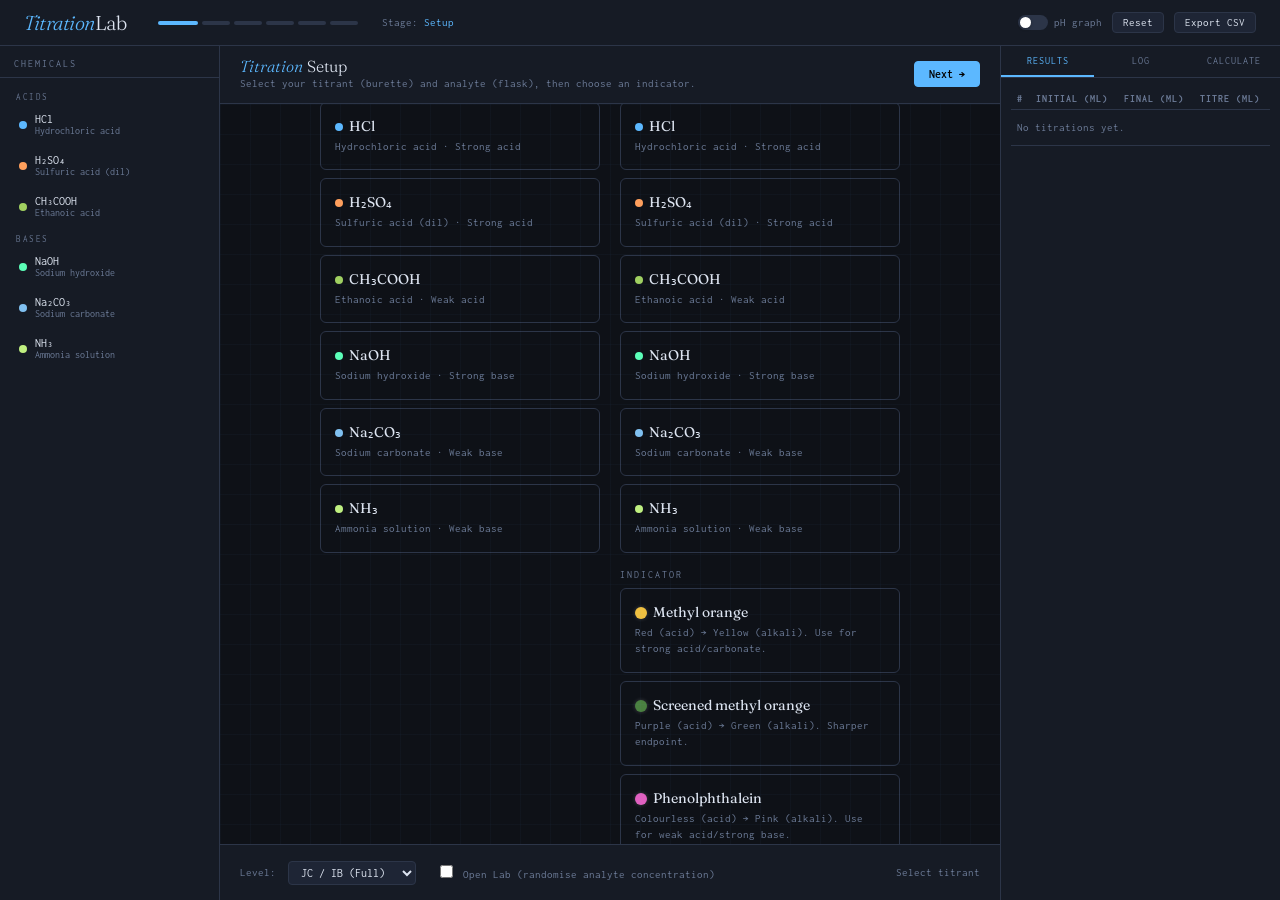
<file: titration-lab.html>
<!DOCTYPE html>
<html lang="en">
<head>
<meta charset="UTF-8">
<meta name="viewport" content="width=device-width, initial-scale=1.0">
<title>TitrationLab — Virtual Titration Laboratory</title>
<link href="https://fonts.googleapis.com/css2?family=Fraunces:ital,wght@0,300;0,400;0,600;1,300;1,400&family=Inconsolata:wght@300;400;500;600&display=swap" rel="stylesheet">
<style>
:root {
  --bg: #0e1117;
  --surface: #161b25;
  --surface2: #1e2535;
  --border: #2c3548;
  --border2: #3d4f6a;
  --text: #dde4f0;
  --muted: #6b7a96;
  --accent: #5cb8ff;
  --accent2: #ff9f5c;
  --accent3: #5cffb8;
  --accent4: #d45cff;
  --danger: #ff5c7a;
  --warning: #ffd45c;
  --positive: #5cffb8;
  --shadow: rgba(0,0,0,0.5);

  /* Liquid colours */
  --liq-clear:    rgba(180,220,255,0.12);
  --liq-naoh:     rgba(180,255,220,0.18);
  --liq-hcl:     rgba(180,200,255,0.15);
  --liq-h2so4:   rgba(255,220,180,0.15);
  --liq-ethanoic: rgba(220,255,180,0.15);
  --liq-nh3:     rgba(200,255,200,0.18);
  --liq-na2co3:  rgba(200,220,255,0.15);
  --ind-mo-acid:  #e85040;
  --ind-mo-alk:   #f0c040;
  --ind-pp-acid:  rgba(200,220,255,0.12);
  --ind-pp-alk:   #e060c0;
}

* { box-sizing: border-box; margin: 0; padding: 0; }

body {
  background: var(--bg);
  color: var(--text);
  font-family: 'Inconsolata', monospace;
  min-height: 100dvh;
  overflow-x: hidden;
  overflow-y: auto;
}

body::before {
  content: '';
  position: fixed;
  inset: 0;
  background:
    radial-gradient(ellipse at 20% 50%, rgba(92,184,255,0.04) 0%, transparent 60%),
    radial-gradient(ellipse at 80% 20%, rgba(92,255,184,0.03) 0%, transparent 50%);
  pointer-events: none;
  z-index: 0;
}

.app { position: relative; z-index: 1; height: 100dvh; min-height: 100vh; display: flex; flex-direction: column; }

/* ── HEADER ── */
header {
  display: flex;
  align-items: center;
  gap: 16px;
  padding: 10px 24px;
  border-bottom: 1px solid var(--border);
  background: var(--surface);
  flex-shrink: 0;
}

.logo {
  font-family: 'Fraunces', serif;
  font-size: 20px;
  font-weight: 300;
  letter-spacing: -0.5px;
}
.logo em { font-style: italic; color: var(--accent); }

.stage-nav {
  display: flex;
  align-items: center;
  gap: 4px;
  margin-left: 16px;
}
.stage-pip {
  width: 28px; height: 4px;
  border-radius: 2px;
  background: var(--border);
  transition: all 0.3s;
  cursor: pointer;
  position: relative;
}
.stage-pip.done    { background: var(--accent3); }
.stage-pip.active  { background: var(--accent); width: 40px; }
.stage-pip.locked  { background: var(--border); cursor: not-allowed; }

.stage-label {
  font-size: 11px;
  color: var(--muted);
  margin-left: 8px;
}
.stage-label span { color: var(--accent); }

.header-right {
  margin-left: auto;
  display: flex;
  align-items: center;
  gap: 10px;
}

.btn {
  padding: 6px 14px;
  border-radius: 4px;
  font-family: 'Inconsolata', monospace;
  font-size: 12px;
  cursor: pointer;
  border: 1px solid var(--border);
  background: var(--surface2);
  color: var(--text);
  transition: all 0.15s;
}
.btn:hover { border-color: var(--accent); color: var(--accent); }
.btn:disabled { opacity: 0.4; cursor: not-allowed; }
.btn.primary { background: var(--accent); color: #000; border-color: var(--accent); font-weight: 600; }
.btn.primary:hover { background: #3da0e8; }
.btn.sm { padding: 4px 10px; font-size: 11px; }
.btn.danger { border-color: var(--danger); color: var(--danger); }

/* toggle */
.toggle-wrap { display: flex; align-items: center; gap: 6px; font-size: 11px; color: var(--muted); cursor: pointer; }
.toggle { width: 30px; height: 15px; background: var(--border); border-radius: 8px; position: relative; transition: background 0.2s; }
.toggle.on { background: var(--accent3); }
.toggle::after { content: ''; position: absolute; width: 11px; height: 11px; background: white; border-radius: 50%; top: 2px; left: 2px; transition: left 0.2s; box-shadow: 0 1px 3px rgba(0,0,0,0.3); }
.toggle.on::after { left: 17px; }

/* ── MAIN LAYOUT ── */
.lab-body {
  flex: 1;
  display: grid;
  grid-template-columns: 220px 1fr 280px;
  overflow: hidden;
}

/* ── LEFT: CHEMICALS ── */
.left-panel {
  border-right: 1px solid var(--border);
  background: var(--surface);
  display: flex;
  flex-direction: column;
  overflow: hidden;
}

.panel-title {
  padding: 12px 14px 8px;
  font-size: 10px;
  letter-spacing: 2px;
  text-transform: uppercase;
  color: var(--muted);
  border-bottom: 1px solid var(--border);
  flex-shrink: 0;
}

.chem-list {
  flex: 1;
  overflow-y: auto;
  padding: 8px;
}
.chem-list::-webkit-scrollbar { width: 3px; }
.chem-list::-webkit-scrollbar-thumb { background: var(--border); }

.chem-group-label {
  font-size: 9px;
  letter-spacing: 1.5px;
  text-transform: uppercase;
  color: var(--muted);
  padding: 6px 8px 3px;
}

.chem-item {
  padding: 7px 10px;
  border-radius: 4px;
  margin-bottom: 2px;
  cursor: pointer;
  border: 1px solid transparent;
  transition: all 0.15s;
  display: flex;
  align-items: center;
  gap: 8px;
}
.chem-item:hover { background: var(--surface2); border-color: var(--border); }
.chem-item.selected { background: var(--surface2); border-color: var(--accent); }
.chem-item.in-use { border-color: var(--accent3); }

.chem-dot {
  width: 8px; height: 8px;
  border-radius: 50%;
  flex-shrink: 0;
}
.chem-formula { font-size: 12px; color: var(--text); }
.chem-name { font-size: 10px; color: var(--muted); }
.chem-conc { font-size: 10px; color: var(--accent2); margin-left: auto; }

/* ── CENTRE: ANIMATION ── */
.centre-panel {
  display: flex;
  flex-direction: column;
  background: var(--bg);
  overflow: hidden;
  position: relative;
}

.stage-header {
  padding: 10px 20px;
  border-bottom: 1px solid var(--border);
  background: var(--surface);
  display: flex;
  align-items: center;
  gap: 12px;
  flex-shrink: 0;
}
.stage-title {
  font-family: 'Fraunces', serif;
  font-size: 16px;
  font-weight: 300;
}
.stage-title em { font-style: italic; color: var(--accent); }
.stage-instructions {
  font-size: 11px;
  color: var(--muted);
  flex: 1;
  line-height: 1.5;
}

.anim-area {
  flex: 1;
  position: relative;
  display: flex;
  align-items: center;
  justify-content: center;
  overflow: hidden;
}

/* Grid lines in background */
.anim-area::before {
  content: '';
  position: absolute;
  inset: 0;
  background-image:
    linear-gradient(rgba(92,184,255,0.03) 1px, transparent 1px),
    linear-gradient(90deg, rgba(92,184,255,0.03) 1px, transparent 1px);
  background-size: 30px 30px;
}

.stage-controls {
  border-top: 1px solid var(--border);
  padding: 12px 20px;
  background: var(--surface);
  display: flex;
  align-items: center;
  gap: 10px;
  flex-shrink: 0;
  min-height: 56px;
}

/* ── RIGHT: LOG + RESULTS ── */
.right-panel {
  border-left: 1px solid var(--border);
  background: var(--surface);
  display: flex;
  flex-direction: column;
  overflow: hidden;
}

.right-tabs {
  display: flex;
  border-bottom: 1px solid var(--border);
  flex-shrink: 0;
}
.right-tab {
  flex: 1;
  padding: 9px 4px;
  text-align: center;
  font-size: 10px;
  letter-spacing: 1px;
  text-transform: uppercase;
  cursor: pointer;
  border: none;
  background: transparent;
  color: var(--muted);
  border-bottom: 2px solid transparent;
  font-family: 'Inconsolata', monospace;
  transition: all 0.15s;
}
.right-tab.active { color: var(--accent); border-bottom-color: var(--accent); }

.right-content {
  flex: 1;
  overflow-y: auto;
  padding: 10px;
}
.right-content::-webkit-scrollbar { width: 3px; }
.right-content::-webkit-scrollbar-thumb { background: var(--border); }
.right-content.hidden { display: none; }

/* Results table */
.results-table {
  width: 100%;
  border-collapse: collapse;
  font-size: 11px;
  margin-bottom: 12px;
}
.results-table th {
  text-align: left;
  padding: 5px 6px;
  color: var(--muted);
  font-size: 10px;
  letter-spacing: 1px;
  text-transform: uppercase;
  border-bottom: 1px solid var(--border);
}
.results-table td {
  padding: 6px 6px;
  border-bottom: 1px solid var(--border);
  color: var(--text);
}
.results-table td input {
  width: 100%;
  background: transparent;
  border: none;
  color: var(--text);
  font-family: 'Inconsolata', monospace;
  font-size: 11px;
  outline: none;
  border-bottom: 1px solid var(--border2);
}
.results-table td input:focus { border-bottom-color: var(--accent); }
.results-table tr.concordant td { color: var(--accent3); }
.results-table tr.rough td { color: var(--muted); font-style: italic; }

.concordant-badge {
  display: inline-flex;
  align-items: center;
  gap: 4px;
  font-size: 10px;
  padding: 3px 8px;
  border-radius: 10px;
  margin-top: 6px;
}
.concordant-badge.ok  { background: rgba(92,255,184,0.1); color: var(--positive); border: 1px solid rgba(92,255,184,0.3); }
.concordant-badge.no  { background: rgba(255,92,122,0.08); color: var(--danger);   border: 1px solid rgba(255,92,122,0.2); }

/* Calculation area */
.calc-area {
  background: var(--bg);
  border: 1px solid var(--border);
  border-radius: 6px;
  padding: 10px 12px;
  margin-top: 8px;
  font-size: 11px;
}
.calc-row {
  display: flex;
  align-items: center;
  gap: 8px;
  margin-bottom: 6px;
}
.calc-label { color: var(--muted); min-width: 110px; }
.calc-val   { color: var(--accent2); font-weight: 600; }
.calc-val.final { color: var(--accent3); font-size: 13px; }

/* Log entries */
.log-entry {
  border: 1px solid var(--border);
  border-radius: 4px;
  padding: 7px 9px;
  margin-bottom: 5px;
  font-size: 10px;
  background: var(--bg);
  line-height: 1.5;
}
.log-entry .log-type { color: var(--accent); margin-bottom: 2px; font-size: 9px; letter-spacing: 1px; text-transform: uppercase; }
.log-entry .log-text { color: var(--text); }
.log-entry .log-time { color: var(--muted); font-size: 9px; margin-top: 2px; }
.log-entry.warn .log-type { color: var(--warning); }
.log-entry.error .log-type { color: var(--danger); }

/* pH graph */
#ph-graph-container {
  border: 1px solid var(--border);
  border-radius: 6px;
  background: var(--bg);
  padding: 8px;
  margin-bottom: 8px;
}
#ph-canvas { width: 100%; height: 160px; display: block; }

/* ════════════════════════════════════════════
   ANIMATION ELEMENTS
   ════════════════════════════════════════════ */

/* ── BALANCE ── */
.balance-scene {
  position: relative;
  width: 340px;
  user-select: none;
}
.balance-body {
  width: 280px;
  height: 120px;
  background: linear-gradient(180deg, #2a3040 0%, #1e2535 100%);
  border: 1.5px solid var(--border2);
  border-radius: 8px;
  margin: 0 auto;
  position: relative;
  display: flex;
  align-items: center;
  justify-content: center;
}
.balance-display {
  background: #0a1a0a;
  border: 1.5px solid #1a3a1a;
  border-radius: 4px;
  padding: 6px 16px;
  font-family: 'Inconsolata', monospace;
  font-size: 28px;
  font-weight: 600;
  color: #40ff80;
  letter-spacing: 2px;
  min-width: 140px;
  text-align: right;
  text-shadow: 0 0 10px rgba(64,255,128,0.5);
}
.balance-pan {
  width: 180px;
  height: 12px;
  background: linear-gradient(180deg, #8090b0 0%, #5060808 100%);
  border-radius: 2px;
  margin: 0 auto;
  position: relative;
  box-shadow: 0 4px 12px rgba(0,0,0,0.4);
}
.balance-pan::before {
  content: '';
  position: absolute;
  top: -40px; left: 50%;
  transform: translateX(-50%);
  width: 1.5px;
  height: 40px;
  background: var(--border2);
}
.weighing-boat {
  position: absolute;
  top: -18px;
  left: 50%;
  transform: translateX(-50%);
  width: 80px;
  height: 16px;
  background: linear-gradient(180deg, #c0c8d8 0%, #8090a8 100%);
  border-radius: 0 0 6px 6px;
  border: 1px solid #707888;
  display: flex;
  align-items: center;
  justify-content: center;
}
.solid-in-boat {
  width: 0; height: 8px;
  background: linear-gradient(180deg, #e0d8c0 0%, #c0b890 100%);
  border-radius: 2px;
  transition: width 0.3s ease;
  max-width: 60px;
}
.balance-noise {
  position: absolute;
  top: 8px; right: 8px;
  font-size: 9px;
  color: var(--muted);
  opacity: 0;
}
.balance-noise.show { opacity: 1; animation: flicker 0.1s infinite; }
@keyframes flicker { 0%,100%{opacity:0.7} 50%{opacity:1} }

/* ── VOLUMETRIC FLASK ── */
.vol-flask-scene {
  position: relative;
  display: flex;
  flex-direction: column;
  align-items: center;
  gap: 8px;
}

/* ── PIPETTE ── */
.pipette-scene {
  position: relative;
  display: flex;
  flex-direction: column;
  align-items: center;
}

/* ── MAIN TITRATION SCENE ── */
.titration-scene {
  position: relative;
  width: 100%;
  height: 100%;
  display: flex;
  align-items: flex-end;
  justify-content: center;
  padding-bottom: 40px;
  gap: 60px;
}

/* Burette */
.burette-wrap {
  position: relative;
  display: flex;
  flex-direction: column;
  align-items: center;
}
.burette-clamp {
  width: 60px;
  height: 12px;
  background: linear-gradient(90deg, #404858, #2a3040);
  border-radius: 2px;
  position: absolute;
  top: 30px;
  left: 50%;
  transform: translateX(-50%);
  z-index: 2;
}
.burette-clamp::after {
  content: '';
  position: absolute;
  top: -20px; left: 50%;
  transform: translateX(-50%);
  width: 3px;
  height: 40px;
  background: var(--border2);
}
.burette-tube {
  width: 28px;
  background: rgba(180,220,255,0.06);
  border: 1.5px solid rgba(180,220,255,0.25);
  border-radius: 3px 3px 0 0;
  position: relative;
  overflow: hidden;
  margin-top: 10px;
}
.burette-liquid {
  position: absolute;
  bottom: 0; left: 0; right: 0;
  transition: height 0.3s ease;
  border-radius: 2px 2px 0 0;
}
.burette-meniscus {
  position: absolute;
  left: 0; right: 0;
  height: 6px;
  border-radius: 50%;
  filter: blur(1px);
}
.burette-markings {
  position: absolute;
  top: 0; right: -28px;
  height: 100%;
  display: flex;
  flex-direction: column;
  justify-content: space-between;
  pointer-events: none;
}
.burette-mark {
  font-size: 9px;
  color: var(--muted);
  display: flex;
  align-items: center;
  gap: 3px;
}
.burette-mark::before {
  content: '';
  display: block;
  width: 6px; height: 1px;
  background: var(--muted);
}
.burette-tip {
  width: 6px;
  height: 40px;
  background: rgba(180,220,255,0.2);
  border: 1px solid rgba(180,220,255,0.2);
  border-radius: 0 0 3px 3px;
  position: relative;
}
.burette-tap {
  width: 22px; height: 10px;
  background: linear-gradient(90deg, #5070a0, #3a5080);
  border-radius: 3px;
  position: absolute;
  top: 12px;
  left: 50%;
  transform: translateX(-50%);
  cursor: pointer;
  transition: background 0.1s;
  border: 1px solid var(--border2);
}
.burette-tap:hover { background: linear-gradient(90deg, #6080c0, #4a60a0); }
.burette-tap.open  { background: linear-gradient(90deg, #5cffb8, #3cb890); }

/* Funnel */
.burette-funnel {
  position: absolute;
  top: -30px;
  width: 36px;
  height: 30px;
}

/* Drop animation */
.drop {
  position: absolute;
  width: 6px; height: 8px;
  border-radius: 50% 50% 50% 50% / 40% 40% 60% 60%;
  animation: dropFall linear forwards;
  pointer-events: none;
  z-index: 10;
}
@keyframes dropFall {
  0%   { transform: translateY(0) scaleY(1); opacity: 0.9; }
  80%  { transform: translateY(var(--drop-dist)) scaleY(1); opacity: 0.9; }
  100% { transform: translateY(var(--drop-dist)) scaleY(0.3); opacity: 0; }
}

/* Flask */
.flask-wrap {
  position: relative;
  display: flex;
  flex-direction: column;
  align-items: center;
  cursor: grab;
}
.flask-wrap:active { cursor: grabbing; }
.flask-wrap.swirling { animation: swirl 0.4s ease-in-out; }
@keyframes swirl {
  0%   { transform: rotate(0deg); }
  25%  { transform: rotate(8deg); }
  75%  { transform: rotate(-8deg); }
  100% { transform: rotate(0deg); }
}

.flask-svg { width: 120px; height: 160px; filter: drop-shadow(0 8px 24px rgba(0,0,0,0.4)); }
.tile { width: 160px; height: 12px; background: #f0f0f0; border-radius: 2px; margin-top: 4px; box-shadow: 0 2px 8px rgba(0,0,0,0.3); }

/* Ripple on drop landing */
.ripple {
  position: absolute;
  border-radius: 50%;
  border: 1.5px solid rgba(180,220,255,0.5);
  animation: rippleOut 0.4s ease-out forwards;
  pointer-events: none;
}
@keyframes rippleOut {
  from { width: 4px; height: 4px; opacity: 0.8; transform: translate(-50%,-50%); }
  to   { width: 40px; height: 12px; opacity: 0; transform: translate(-50%,-50%); }
}

/* pH graph overlay on flask */
.endpoint-glow {
  position: absolute;
  inset: -8px;
  border-radius: 50%;
  animation: endpointPulse 0.8s ease-out forwards;
  pointer-events: none;
}
@keyframes endpointPulse {
  0%   { box-shadow: 0 0 0 0 rgba(212,92,255,0.6); opacity: 1; }
  100% { box-shadow: 0 0 0 40px rgba(212,92,255,0); opacity: 0; }
}

/* ── READING MODAL ── */
.reading-modal {
  position: fixed;
  inset: 0;
  background: rgba(0,0,0,0.7);
  backdrop-filter: blur(6px);
  z-index: 200;
  display: flex;
  align-items: center;
  justify-content: center;
}
.reading-box {
  background: var(--surface);
  border: 1px solid var(--border);
  border-radius: 10px;
  padding: 24px;
  width: 380px;
  animation: popIn 0.2s ease-out;
}
@keyframes popIn {
  from { opacity: 0; transform: scale(0.95); }
  to   { opacity: 1; transform: scale(1); }
}
.reading-box h3 {
  font-family: 'Fraunces', serif;
  font-size: 18px;
  font-weight: 300;
  margin-bottom: 4px;
}

/* Burette zoom for reading */
.burette-zoom {
  background: var(--bg);
  border: 1px solid var(--border);
  border-radius: 6px;
  padding: 12px;
  margin: 12px 0;
  position: relative;
  height: 120px;
  overflow: hidden;
}
.zoom-liquid {
  position: absolute;
  left: 60px; right: 60px;
  background: var(--liq-naoh);
  border-radius: 2px 2px 0 0;
  transition: all 0.3s;
}
.zoom-meniscus {
  position: absolute;
  left: 60px; right: 60px;
  height: 10px;
  border-radius: 0 0 50% 50%;
  filter: blur(1px);
}
.zoom-scale {
  position: absolute;
  right: 8px;
  top: 0; bottom: 0;
  display: flex;
  flex-direction: column;
  justify-content: space-between;
  font-size: 9px;
  color: var(--muted);
}
.reading-input-row {
  display: flex;
  align-items: center;
  gap: 8px;
  margin: 8px 0;
}
.reading-input {
  width: 100px;
  background: var(--bg);
  border: 1px solid var(--border);
  border-radius: 4px;
  color: var(--text);
  font-family: 'Inconsolata', monospace;
  font-size: 16px;
  padding: 6px 10px;
  outline: none;
  text-align: center;
}
.reading-input:focus { border-color: var(--accent); }

/* Toast */
.toast {
  position: fixed;
  bottom: 24px;
  left: 50%;
  transform: translateX(-50%);
  background: var(--surface);
  border: 1px solid var(--border);
  border-radius: 6px;
  padding: 8px 18px;
  font-size: 12px;
  color: var(--text);
  z-index: 999;
  animation: toastIn 0.2s ease-out;
  pointer-events: none;
}
@keyframes toastIn {
  from { opacity: 0; transform: translateX(-50%) translateY(8px); }
  to   { opacity: 1; transform: translateX(-50%) translateY(0); }
}
.toast.warn  { border-color: var(--warning); color: var(--warning); }
.toast.error { border-color: var(--danger);  color: var(--danger); }
.toast.ok    { border-color: var(--positive); color: var(--positive); }

/* ── MISC ── */
.hidden { display: none !important; }
.spinner { display: inline-block; width: 12px; height: 12px; border: 2px solid var(--border); border-top-color: var(--accent); border-radius: 50%; animation: spin 0.6s linear infinite; }
@keyframes spin { to { transform: rotate(360deg); } }

/* pH graph colours */
.ph-low    { color: #ff5c5c; }
.ph-mid    { color: #ffd45c; }
.ph-neut   { color: #5cff90; }
.ph-high   { color: #5cb8ff; }

/* Indicator preview dot */
.ind-dot {
  width: 12px; height: 12px;
  border-radius: 50%;
  display: inline-block;
  margin-right: 6px;
  vertical-align: middle;
  box-shadow: 0 0 4px rgba(255,255,255,0.2);
}

/* Setup selector cards */
.setup-card {
  border: 1px solid var(--border);
  border-radius: 6px;
  padding: 14px;
  margin-bottom: 8px;
  cursor: pointer;
  transition: all 0.15s;
  background: var(--bg);
}
.setup-card:hover { border-color: var(--accent); }
.setup-card.selected { border-color: var(--accent); background: rgba(92,184,255,0.05); }
.setup-card h4 { font-family: 'Fraunces', serif; font-size: 14px; font-weight: 400; margin-bottom: 4px; }
.setup-card p  { font-size: 11px; color: var(--muted); line-height: 1.5; }

/* concentration badge */
.conc-badge {
  display: inline-block;
  background: rgba(255,159,92,0.12);
  border: 1px solid rgba(255,159,92,0.3);
  color: var(--accent2);
  border-radius: 4px;
  padding: 1px 7px;
  font-size: 10px;
  margin-left: 6px;
}

/* Overshooted flash */
.overshoot-flash {
  position: absolute;
  inset: 0;
  background: radial-gradient(circle at center, rgba(255,92,122,0.15) 0%, transparent 70%);
  pointer-events: none;
  animation: flashFade 0.8s ease-out forwards;
}
@keyframes flashFade { from{opacity:1} to{opacity:0} }
</style>
</head>
<body>
<div class="app">

<!-- HEADER -->
<header>
  <div class="logo"><em>Titration</em>Lab</div>

  <div class="stage-nav" id="stage-nav"></div>
  <div class="stage-label">Stage: <span id="stage-name-label">Setup</span></div>

  <div class="header-right">
    <label class="toggle-wrap" onclick="togglePHGraph()">
      <div class="toggle" id="ph-toggle"></div>
      pH graph
    </label>
    <button class="btn sm" onclick="resetLab()">Reset</button>
    <button class="btn sm" onclick="downloadCSV()">Export CSV</button>
  </div>
</header>

<!-- MAIN -->
<div class="lab-body">

  <!-- LEFT: Chemicals -->
  <div class="left-panel">
    <div class="panel-title">Chemicals</div>
    <div class="chem-list" id="chem-list"></div>
  </div>

  <!-- CENTRE: Animation -->
  <div class="centre-panel">
    <div class="stage-header">
      <div>
        <div class="stage-title" id="stage-title">Select titration type</div>
        <div class="stage-instructions" id="stage-instructions">Choose the chemicals you want to titrate below, then click Begin.</div>
      </div>
      <div style="margin-left:auto;display:flex;gap:8px;">
        <button class="btn" id="prev-btn" onclick="prevStage()" style="display:none;">← Back</button>
        <button class="btn primary" id="next-btn" onclick="nextStage()">Begin →</button>
      </div>
    </div>

    <div class="anim-area" id="anim-area">
      <!-- Stage content rendered here -->
    </div>

    <div class="stage-controls" id="stage-controls">
      <!-- Contextual controls per stage -->
    </div>
  </div>

  <!-- RIGHT: Log + Results -->
  <div class="right-panel">
    <div class="right-tabs">
      <button class="right-tab active" onclick="switchRTab('results')">Results</button>
      <button class="right-tab" onclick="switchRTab('log')">Log</button>
      <button class="right-tab" onclick="switchRTab('calc')">Calculate</button>
    </div>

    <!-- Results -->
    <div class="right-content" id="rtab-results">
      <div id="ph-graph-container" class="hidden">
        <div style="font-size:10px;color:var(--muted);margin-bottom:4px;">pH vs Volume added</div>
        <canvas id="ph-canvas" width="260" height="160"></canvas>
      </div>

      <table class="results-table" id="results-table">
        <thead>
          <tr>
            <th>#</th>
            <th>Initial (mL)</th>
            <th>Final (mL)</th>
            <th>Titre (mL)</th>
          </tr>
        </thead>
        <tbody id="results-body">
          <tr><td colspan="4" style="color:var(--muted);font-size:11px;padding:12px 6px;">No titrations yet.</td></tr>
        </tbody>
      </table>
      <div id="concordant-status"></div>
    </div>

    <!-- Log -->
    <div class="right-content hidden" id="rtab-log">
      <div id="action-log">
        <div style="color:var(--muted);font-size:11px;text-align:center;margin-top:16px;">Actions will be logged here.</div>
      </div>
    </div>

    <!-- Calculate -->
    <div class="right-content hidden" id="rtab-calc">
      <div id="calc-area">
        <div style="color:var(--muted);font-size:11px;margin-bottom:10px;">Complete at least 2 concordant titrations to calculate.</div>
      </div>
    </div>
  </div>
</div>

<!-- Reading Modal -->
<div class="reading-modal hidden" id="reading-modal">
  <div class="reading-box">
    <h3 id="reading-title">Read the burette</h3>
    <p style="font-size:11px;color:var(--muted);margin-top:4px;" id="reading-subtitle">Read the bottom of the meniscus to 2 decimal places.</p>
    <div class="burette-zoom" id="reading-zoom"></div>
    <div class="reading-input-row">
      <input class="reading-input" type="number" id="reading-input" step="0.01" min="0" max="50" placeholder="0.00">
      <span style="font-size:13px;color:var(--muted);">mL</span>
      <span id="reading-hint" style="font-size:11px;color:var(--muted);"></span>
    </div>
    <div style="display:flex;gap:8px;margin-top:12px;">
      <button class="btn primary" style="flex:1;" onclick="submitReading()">Record Reading</button>
    </div>
    <div id="reading-feedback" style="font-size:11px;margin-top:8px;min-height:16px;"></div>
  </div>
</div>

<script>
// ════════════════════════════════════════════
// pH COMPUTATION ENGINE
// ════════════════════════════════════════════
const Ka = {
  ethanoic: 1.8e-5,
  oxalic1:  5.9e-2,
  oxalic2:  6.4e-5,
  carbonic1: 4.3e-7,
  carbonic2: 4.7e-11,
};
const Kb = { nh3: 1.8e-5 };
const Kw = 1.0e-14;

// Strong acid + strong base
function pH_SA_SB(nAcid, nBase, vol_L) {
  const excess = nAcid - nBase;
  if (Math.abs(excess) < 1e-12) return 7.0;
  if (excess > 0) return -Math.log10(excess / vol_L);
  return 14 + Math.log10(-excess / vol_L);
}

// Weak acid (HA) + strong base (NaOH)
function pH_WA_SB(nAcid, nBase, vol_L, Ka_val) {
  if (nBase <= 0) {
    // Pure weak acid
    const H = Math.sqrt(Ka_val * nAcid / vol_L);
    return -Math.log10(H);
  }
  if (nBase >= nAcid) {
    // Past equivalence — excess base + hydrolysis of A-
    const excessBase = nBase - nAcid;
    if (excessBase > 1e-10) return 14 + Math.log10(excessBase / vol_L);
    // At equivalence — A- hydrolysis
    const conc_A = nAcid / vol_L;
    const OH = Math.sqrt(Kw / Ka_val * conc_A);
    return 14 + Math.log10(OH);
  }
  // Buffer region — Henderson-Hasselbalch
  const nSalt = nBase;
  const nAcidLeft = nAcid - nBase;
  return -Math.log10(Ka_val) + Math.log10(nSalt / nAcidLeft);
}

// Strong acid + weak base (NH3)
function pH_SA_WB(nBase, nAcid, vol_L, Kb_val) {
  if (nAcid <= 0) {
    const OH = Math.sqrt(Kb_val * nBase / vol_L);
    return 14 + Math.log10(OH);
  }
  if (nAcid >= nBase) {
    const excess = nAcid - nBase;
    if (excess > 1e-10) return -Math.log10(excess / vol_L);
    // At equivalence — NH4+ hydrolysis
    const Ka_nh4 = Kw / Kb_val;
    const conc_NH4 = nBase / vol_L;
    const H = Math.sqrt(Ka_nh4 * conc_NH4);
    return -Math.log10(H);
  }
  // Buffer — using pKa of conjugate acid
  const Ka_conj = Kw / Kb_val;
  const nSalt = nAcid;
  const nBaseLeft = nBase - nAcid;
  return -Math.log10(Ka_conj) + Math.log10(nBaseLeft / nSalt);
}

// Na2CO3 + strong acid (two equivalence points)
function pH_Na2CO3_SA(nCO3, nAcid, vol_L) {
  const eq1 = nCO3;     // CO3 2- -> HCO3-
  const eq2 = 2 * nCO3; // HCO3- -> H2CO3 -> CO2
  if (nAcid <= 0) {
    const conc = nCO3 / vol_L;
    const OH = Math.sqrt(Kw / Ka.carbonic2 * conc);
    return Math.min(14, 14 + Math.log10(OH));
  }
  if (nAcid < eq1) {
    // Buffer CO3 2- / HCO3-
    const nSalt = nAcid;
    const nLeft = nCO3 - nAcid;
    return -Math.log10(Ka.carbonic2) + Math.log10(nLeft / nSalt);
  }
  if (nAcid < eq2) {
    // Buffer HCO3- / H2CO3
    const nSalt = nAcid - eq1;
    const nLeft = eq1 - (nAcid - eq1);
    if (nLeft <= 0) return -Math.log10(Ka.carbonic1);
    return -Math.log10(Ka.carbonic1) + Math.log10(nLeft / nSalt);
  }
  // Past eq2
  const excess = nAcid - eq2;
  if (excess < 1e-10) return 3.9; // CO2 saturation
  return -Math.log10(excess / vol_L);
}

// Master pH calculator
function computePH(titrant, analyte, volTitrant_mL, volAnalyte_mL, concTitrant, concAnalyte) {
  const vT = volTitrant_mL / 1000;
  const vA = volAnalyte_mL / 1000;
  const vol = vT + vA;
  const nT = concTitrant * vT;
  const nA = concAnalyte * vA;

  // Determine system type
  const key = `${titrant.id}_${analyte.id}`;

  // Strong acid + Strong base combos
  const SA = ['hcl','h2so4_dil'];
  const SB = ['naoh'];
  const WA = ['ethanoic'];
  const WB = ['nh3'];
  const CB = ['na2co3'];

  // Titrant in burette (T), analyte in flask (A)
  if (SA.includes(titrant.id) && SB.includes(analyte.id)) {
    return pH_SA_SB(nT, nA, vol);
  }
  if (SB.includes(titrant.id) && SA.includes(analyte.id)) {
    return pH_SA_SB(nA, nT, vol);
  }
  if (SB.includes(titrant.id) && WA.includes(analyte.id)) {
    return pH_WA_SB(nA, nT, vol, Ka.ethanoic);
  }
  if (WA.includes(analyte.id) && SB.includes(titrant.id)) {
    return pH_WA_SB(nA, nT, vol, Ka.ethanoic);
  }
  if (SA.includes(titrant.id) && WB.includes(analyte.id)) {
    return pH_SA_WB(nA, nT, vol, Kb.nh3);
  }
  if (WB.includes(analyte.id) && SA.includes(titrant.id)) {
    return pH_SA_WB(nA, nT, vol, Kb.nh3);
  }
  if (SA.includes(titrant.id) && CB.includes(analyte.id)) {
    return pH_Na2CO3_SA(nA, nT, vol);
  }
  if (CB.includes(analyte.id) && SA.includes(titrant.id)) {
    return pH_Na2CO3_SA(nA, nT, vol);
  }
  if (SB.includes(titrant.id) && CB.includes(analyte.id)) {
    // NaOH titrating Na2CO3 — unusual, treat as SB+SB ~ pH 12-13
    return pH_SA_SB(0, nT + nA, vol);
  }
  // Default fallback
  return pH_SA_SB(nT, nA, vol);
}

// ════════════════════════════════════════════
// CHEMICAL DATABASE
// ════════════════════════════════════════════
const CHEMICALS = [
  // Acids
  { id:'hcl',       formula:'HCl',        name:'Hydrochloric acid',  type:'acid',   strong:true,  dot:'#5cb8ff', group:'Acids',   indicator_ok:['mo','smo','pp'] },
  { id:'h2so4_dil', formula:'H₂SO₄',      name:'Sulfuric acid (dil)',type:'acid',   strong:true,  dot:'#ff9f5c', group:'Acids',   indicator_ok:['mo','smo','pp'] },
  { id:'ethanoic',  formula:'CH₃COOH',    name:'Ethanoic acid',      type:'acid',   strong:false, dot:'#a0d060', group:'Acids',   indicator_ok:['pp'], Ka: Ka.ethanoic },
  // Bases
  { id:'naoh',      formula:'NaOH',       name:'Sodium hydroxide',   type:'base',   strong:true,  dot:'#5cffb8', group:'Bases',   indicator_ok:['mo','smo','pp'] },
  { id:'na2co3',    formula:'Na₂CO₃',     name:'Sodium carbonate',   type:'base',   strong:false, dot:'#80c0f0', group:'Bases',   indicator_ok:['mo','smo'] },
  { id:'nh3',       formula:'NH₃',        name:'Ammonia solution',   type:'base',   strong:false, dot:'#c0f080', group:'Bases',   indicator_ok:['mo','smo'], Kb: Kb.nh3 },
];

const INDICATORS = [
  { id:'mo',  name:'Methyl orange',         acidCol:'#e85040', alkCol:'#f0c040', pKin:3.7, range:[3.1,4.4], desc:'Red (acid) → Yellow (alkali). Use for strong acid/carbonate.' },
  { id:'smo', name:'Screened methyl orange', acidCol:'#8050a0', alkCol:'#4a8040', pKin:3.7, range:[3.1,4.4], desc:'Purple (acid) → Green (alkali). Sharper endpoint.' },
  { id:'pp',  name:'Phenolphthalein',        acidCol:'rgba(180,200,255,0.12)', alkCol:'#e060c0', pKin:9.1, range:[8.2,10.0], desc:'Colourless (acid) → Pink (alkali). Use for weak acid/strong base.' },
];

// ════════════════════════════════════════════
// STATE
// ════════════════════════════════════════════
let state = {
  // Setup
  level: 'jc',          // 'jc' | 'o_level'
  titrant: null,         // chemical in burette
  analyte: null,         // chemical in flask
  indicator: null,
  concTitrant: 0,        // mol/dm3
  concAnalyte: 0,
  concAnalyteTrue: 0,    // hidden true value for open lab
  volAnalyte: 25.0,      // mL pipetted
  isOpenLab: false,
  concKnownRange: null,

  // Standard solution prep
  targetMass: 0,
  actualMass: 0,
  standardMade: false,
  standardVolume: 250,   // mL volumetric flask

  // Burette
  buretteVolume: 50.0,   // mL
  buretteLevel: 50.0,    // mL remaining (top = full)
  buretteInitial: 0.0,   // reading at start of run
  buretteFinal: 0.0,
  funnelPresent: true,   // forgotten funnel?
  bubblePresent: false,

  // Titration run
  currentRun: 0,         // 0=rough, 1,2,3...=accurate
  runs: [],              // [{initial, final, titre, rough}]
  volAdded: 0,           // mL added this run
  currentPH: 7,
  phData: [],            // [{vol, pH}]
  endpointReached: false,
  overshot: false,
  isDropping: false,
  dropInterval: null,
  dropRate: 'drop',      // 'drop' | 'slow' | 'fast'
  isSwirling: false,
  swirls: 0,             // swirls since last drop
  dropsWithoutSwirl: 0,
  falseEndpointShown: false,
  flaskLiquidCol: '',
  phGraphVisible: false,
  lastDropVol: 0,

  // Stage
  stage: 0,
  // 0 = setup, 1 = standard prep (JC), 2 = pipette, 3 = fill burette, 4 = titrate, 5 = results

  // Log
  actionLog: [],
};

// ════════════════════════════════════════════
// STAGE DEFINITIONS
// ════════════════════════════════════════════
function getStages() {
  const base = [
    { id:'setup',     label:'Setup',          jcOnly: false },
    { id:'standard',  label:'Std. Solution',  jcOnly: true  },
    { id:'pipette',   label:'Pipette',         jcOnly: false },
    { id:'burette',   label:'Burette',         jcOnly: false },
    { id:'titrate',   label:'Titrate',         jcOnly: false },
    { id:'results',   label:'Results',         jcOnly: false },
  ];
  return base.filter(s => !s.jcOnly || state.level === 'jc');
}

function currentStageId() {
  return getStages()[state.stage]?.id;
}

// ════════════════════════════════════════════
// INIT
// ════════════════════════════════════════════
function init() {
  renderChemList();
  renderStageNav();
  renderStage();
}

// ════════════════════════════════════════════
// CHEMICAL LIST
// ════════════════════════════════════════════
function renderChemList() {
  const el = document.getElementById('chem-list');
  const groups = {};
  CHEMICALS.forEach(c => {
    if (!groups[c.group]) groups[c.group] = [];
    groups[c.group].push(c);
  });
  el.innerHTML = Object.entries(groups).map(([g, chems]) => `
    <div class="chem-group-label">${g}</div>
    ${chems.map(c => `
      <div class="chem-item ${state.titrant?.id===c.id||state.analyte?.id===c.id?'in-use':''}"
           onclick="selectChem('${c.id}')" id="chem-${c.id}">
        <div class="chem-dot" style="background:${c.dot}"></div>
        <div>
          <div class="chem-formula">${c.formula}</div>
          <div class="chem-name">${c.name}</div>
        </div>
        ${state.concTitrant&&state.titrant?.id===c.id ? `<span class="conc-badge">${state.concTitrant.toFixed(2)}M</span>` : ''}
        ${state.concAnalyte&&state.analyte?.id===c.id ? `<span class="conc-badge">${state.isOpenLab?state.concKnownRange:state.concAnalyte.toFixed(2)+'M'}</span>` : ''}
      </div>`).join('')}
  `).join('');
}

// ════════════════════════════════════════════
// STAGE NAVIGATION
// ════════════════════════════════════════════
function renderStageNav() {
  const stages = getStages();
  const nav = document.getElementById('stage-nav');
  nav.innerHTML = stages.map((s,i) => `
    <div class="stage-pip ${i<state.stage?'done':i===state.stage?'active':'locked'}"
         title="${s.label}" onclick="jumpStage(${i})"></div>
  `).join('');
  document.getElementById('stage-name-label').textContent = stages[state.stage]?.label || '';
}

function jumpStage(i) {
  if (i > state.stage) return; // can't skip forward
  state.stage = i;
  renderStageNav();
  renderStage();
}

function nextStage() {
  const stages = getStages();
  if (state.stage < stages.length - 1) {
    if (!validateStage()) return;
    state.stage++;
    renderStageNav();
    renderStage();
  }
}

function prevStage() {
  if (state.stage > 0) {
    state.stage--;
    renderStageNav();
    renderStage();
  }
}

function validateStage() {
  const id = currentStageId();
  if (id === 'setup') {
    if (!state.titrant || !state.analyte) { toast('Select both a titrant and analyte.', 'warn'); return false; }
    if (!state.indicator) { toast('Select an indicator.', 'warn'); return false; }
    if (state.titrant.id === state.analyte.id) { toast('Titrant and analyte must be different.', 'warn'); return false; }
    return true;
  }
  if (id === 'standard') {
    if (!state.standardMade) { toast('Complete standard solution preparation first.', 'warn'); return false; }
    return true;
  }
  if (id === 'pipette') {
    return true;
  }
  if (id === 'burette') {
    return true;
  }
  return true;
}

// ════════════════════════════════════════════
// STAGE RENDERER
// ════════════════════════════════════════════
function renderStage() {
  const id = currentStageId();
  const area = document.getElementById('anim-area');
  const controls = document.getElementById('stage-controls');
  const title = document.getElementById('stage-title');
  const instr = document.getElementById('stage-instructions');
  const prevBtn = document.getElementById('prev-btn');
  const nextBtn = document.getElementById('next-btn');

  prevBtn.style.display = state.stage > 0 ? '' : 'none';
  nextBtn.style.display = id === 'titrate' || id === 'results' ? 'none' : '';
  nextBtn.textContent = id === 'burette' ? 'Start Titrating →' : 'Next →';

  if (id === 'setup')    renderSetupStage(area, controls, title, instr);
  if (id === 'standard') renderStandardStage(area, controls, title, instr);
  if (id === 'pipette')  renderPipetteStage(area, controls, title, instr);
  if (id === 'burette')  renderBuretteStage(area, controls, title, instr);
  if (id === 'titrate')  renderTitrateStage(area, controls, title, instr);
  if (id === 'results')  renderResultsStage(area, controls, title, instr);
}

// ════════════════════════════════════════════
// STAGE 0: SETUP
// ════════════════════════════════════════════
function renderSetupStage(area, controls, title, instr) {
  title.innerHTML = '<em>Titration</em> Setup';
  instr.textContent = 'Select your titrant (burette) and analyte (flask), then choose an indicator.';

  area.innerHTML = `
    <div style="width:100%;max-width:620px;padding:20px;display:grid;grid-template-columns:1fr 1fr;gap:20px;">
      <!-- Titrant -->
      <div>
        <div style="font-size:10px;letter-spacing:2px;text-transform:uppercase;color:var(--muted);margin-bottom:10px;">In Burette (Titrant)</div>
        ${CHEMICALS.map(c => `
          <div class="setup-card ${state.titrant?.id===c.id?'selected':''}" onclick="setTitrant('${c.id}')">
            <h4><span style="display:inline-block;width:8px;height:8px;border-radius:50%;background:${c.dot};margin-right:6px;"></span>${c.formula}</h4>
            <p>${c.name} · ${c.strong?'Strong':'Weak'} ${c.type}</p>
          </div>`).join('')}
      </div>

      <!-- Analyte + indicator -->
      <div>
        <div style="font-size:10px;letter-spacing:2px;text-transform:uppercase;color:var(--muted);margin-bottom:10px;">In Flask (Analyte)</div>
        ${CHEMICALS.map(c => `
          <div class="setup-card ${state.analyte?.id===c.id?'selected':''}" onclick="setAnalyte('${c.id}')">
            <h4><span style="display:inline-block;width:8px;height:8px;border-radius:50%;background:${c.dot};margin-right:6px;"></span>${c.formula}</h4>
            <p>${c.name} · ${c.strong?'Strong':'Weak'} ${c.type}</p>
          </div>`).join('')}

        <div style="margin-top:16px;font-size:10px;letter-spacing:2px;text-transform:uppercase;color:var(--muted);margin-bottom:8px;">Indicator</div>
        ${INDICATORS.map(ind => `
          <div class="setup-card ${state.indicator?.id===ind.id?'selected':''}" onclick="setIndicator('${ind.id}')">
            <h4>
              <span class="ind-dot" style="background:${ind.alkCol}"></span>${ind.name}
            </h4>
            <p>${ind.desc}</p>
          </div>`).join('')}
      </div>
    </div>`;

  controls.innerHTML = `
    <div style="display:flex;align-items:center;gap:12px;width:100%;">
      <label style="font-size:11px;color:var(--muted);">Level:</label>
      <select onchange="setLevel(this.value)" style="background:var(--surface2);border:1px solid var(--border);color:var(--text);font-family:'Inconsolata',monospace;font-size:12px;padding:4px 8px;border-radius:4px;outline:none;">
        <option value="jc" ${state.level==='jc'?'selected':''}>JC / IB (Full)</option>
        <option value="o_level" ${state.level==='o_level'?'selected':''}>O-Level / IGCSE</option>
      </select>
      <label style="font-size:11px;color:var(--muted);margin-left:12px;">
        <input type="checkbox" ${state.isOpenLab?'checked':''} onchange="toggleOpenLab(this.checked)" style="accent-color:var(--accent);margin-right:4px;">
        Open Lab (randomise analyte concentration)
      </label>
      <div style="margin-left:auto;font-size:11px;color:var(--muted);" id="setup-validity"></div>
    </div>`;

  updateSetupValidity();
}

function setTitrant(id) {
  state.titrant = CHEMICALS.find(c => c.id === id);
  // Assign concentration
  state.concTitrant = +(Math.random() * 0.15 + 0.05).toFixed(2); // 0.05–0.20 M for open, or standard
  if (!state.isOpenLab) state.concTitrant = 0.10; // standard concentration
  renderSetupStage(document.getElementById('anim-area'), document.getElementById('stage-controls'), document.getElementById('stage-title'), document.getElementById('stage-instructions'));
  renderChemList();
  updateSetupValidity();
}

function setAnalyte(id) {
  state.analyte = CHEMICALS.find(c => c.id === id);
  if (state.isOpenLab) {
    state.concAnalyteTrue = +(Math.random() * 0.12 + 0.04).toFixed(3);
    state.concKnownRange = '0.04 – 0.16 M';
    state.concAnalyte = state.concAnalyteTrue;
  } else {
    state.concAnalyte = 0.10;
    state.concAnalyteTrue = 0.10;
  }
  renderSetupStage(document.getElementById('anim-area'), document.getElementById('stage-controls'), document.getElementById('stage-title'), document.getElementById('stage-instructions'));
  renderChemList();
  updateSetupValidity();
}

function setIndicator(id) {
  state.indicator = INDICATORS.find(i => i.id === id);
  renderSetupStage(document.getElementById('anim-area'), document.getElementById('stage-controls'), document.getElementById('stage-title'), document.getElementById('stage-instructions'));
  updateSetupValidity();
}

function setLevel(v) {
  state.level = v;
  renderStageNav();
}

function toggleOpenLab(v) {
  state.isOpenLab = v;
  if (v && state.analyte) {
    state.concAnalyteTrue = +(Math.random() * 0.12 + 0.04).toFixed(3);
    state.concKnownRange = '0.04 – 0.16 M';
    state.concAnalyte = state.concAnalyteTrue;
  }
}

function updateSetupValidity() {
  const el = document.getElementById('setup-validity');
  if (!el) return;
  if (!state.titrant) { el.textContent = 'Select titrant'; return; }
  if (!state.analyte) { el.textContent = 'Select analyte'; return; }
  if (!state.indicator) { el.textContent = 'Select indicator'; return; }
  if (state.titrant.id === state.analyte.id) { el.style.color='var(--danger)'; el.textContent = 'Titrant ≠ analyte'; return; }
  el.style.color = 'var(--accent3)';
  el.textContent = '✓ Ready';
}

function selectChem(id) { /* handled by setTitrant/setAnalyte in setup */ }

// ════════════════════════════════════════════
// STAGE 1: STANDARD SOLUTION PREP (JC only)
// ════════════════════════════════════════════
function renderStandardStage(area, controls, title, instr) {
  title.innerHTML = '<em>Standard</em> Solution';
  instr.textContent = 'Prepare a standard solution. Weigh the solid accurately using the electronic balance.';

  const isBase = state.analyte?.type === 'base';
  const solidName = isBase ? state.analyte?.formula : state.titrant?.formula;
  const Mw = getMolarMass(isBase ? state.analyte?.id : state.titrant?.id);
  const targetConc = isBase ? state.concAnalyte : state.concTitrant;
  state.targetMass = +(targetConc * state.standardVolume / 1000 * Mw).toFixed(3);
  if (!state.actualMass) state.actualMass = 0;

  const massDisplayed = state.actualMass.toFixed(4);
  const fillPct = Math.min(state.actualMass / state.targetMass, 1.2);

  area.innerHTML = `
    <div style="display:flex;flex-direction:column;align-items:center;gap:24px;padding:24px;">

      <!-- Balance -->
      <div style="text-align:center;">
        <div style="font-size:11px;color:var(--muted);margin-bottom:8px;">Electronic Balance — Target: ~${state.targetMass}g of ${solidName}</div>
        <div class="balance-body" style="width:280px;height:100px;">
          <div class="balance-display" id="balance-display">${massDisplayed}</div>
        </div>
        <div style="position:relative;width:280px;margin:0 auto;">
          <div style="width:180px;height:10px;background:linear-gradient(180deg,#8090b0,#506080);border-radius:2px;margin:0 auto;box-shadow:0 4px 12px rgba(0,0,0,0.4);">
            <div style="position:absolute;top:-26px;left:50%;transform:translateX(-50%);width:90px;height:24px;background:linear-gradient(180deg,#c0c8d8,#8090a8);border-radius:0 0 6px 6px;border:1px solid #707888;display:flex;align-items:center;justify-content:center;overflow:hidden;">
              <div id="solid-in-boat" style="width:${Math.min(fillPct*60,60)}px;height:8px;background:linear-gradient(180deg,#e0d8c0,#c0b890);border-radius:2px;transition:width 0.3s;"></div>
            </div>
          </div>
        </div>
        <div style="margin-top:16px;display:flex;gap:8px;justify-content:center;">
          <button class="btn" onclick="addSolid('small')" ${state.standardMade?'disabled':''}>+ Small scoop</button>
          <button class="btn" onclick="addSolid('large')" ${state.standardMade?'disabled':''}>+ Large scoop</button>
          <button class="btn danger" onclick="resetBalance()" ${state.standardMade?'disabled':''}>Restart</button>
        </div>
        ${state.actualMass > state.targetMass * 1.15 ?
          '<div style="color:var(--danger);font-size:11px;margin-top:8px;">⚠ Overshot! Dispose and restart — you cannot remove solid from a weighing boat.</div>' : ''}
        ${state.actualMass >= state.targetMass * 0.95 && state.actualMass <= state.targetMass * 1.15 ?
          '<div style="color:var(--accent3);font-size:11px;margin-top:8px;">✓ Acceptable mass. Proceed to dissolve.</div>' : ''}
      </div>

      <!-- Transfer steps -->
      <div style="display:flex;gap:16px;align-items:flex-end;">
        ${renderVolFlaskSVG(state.standardStep >= 1, state.standardStep >= 2)}
        <div style="font-size:11px;color:var(--muted);max-width:200px;line-height:1.7;">
          ${state.standardStep === 0 ? '① Weigh the solid accurately.' : ''}
          ${state.standardStep === 1 ? '② Transfer quantitatively to a beaker. Rinse weighing boat 3×.' : ''}
          ${state.standardStep === 2 ? '③ Dissolve in ~100mL distilled water. Stir.' : ''}
          ${state.standardStep === 3 ? '④ Transfer to ${state.standardVolume}mL volumetric flask. Rinse beaker 3×.' : ''}
          ${state.standardStep === 4 ? '⑤ Make up to the mark with distilled water. Stopper and invert 10×.' : ''}
          ${state.standardStep >= 5 ? '✓ Standard solution complete! Concentration = <strong>${state.concTitrant.toFixed(4)} mol/dm³</strong>' : ''}
        </div>
      </div>
    </div>`;

  const canProceed = state.actualMass >= state.targetMass * 0.95 && state.actualMass <= state.targetMass * 1.15 && !state.standardMade;
  controls.innerHTML = `
    <div style="display:flex;gap:8px;align-items:center;width:100%;">
      ${!state.standardMade && state.actualMass >= state.targetMass * 0.95 && state.actualMass <= state.targetMass * 1.15 ?
        `<button class="btn primary" onclick="advanceStandardStep()">Next step →</button>` : ''}
      ${state.standardMade ? '<div style="color:var(--accent3);font-size:12px;">✓ Standard solution prepared. Proceed to pipetting.</div>' : ''}
      <div style="margin-left:auto;font-size:11px;color:var(--muted);">
        Actual mass: <span style="color:var(--accent2);">${state.actualMass.toFixed(4)}g</span>
        &nbsp;|&nbsp; Target: ~${state.targetMass}g
      </div>
    </div>`;
}

function getMolarMass(id) {
  const Mw = { hcl:36.46, h2so4_dil:98.08, ethanoic:60.05, naoh:40.00, na2co3:105.99, nh3:17.03 };
  return Mw[id] || 58.44;
}

function renderVolFlaskSVG(hasSolution, atMark) {
  const liqH = hasSolution ? (atMark ? 140 : 80) : 0;
  return `<svg width="80" height="200" viewBox="0 0 80 200">
    <path d="M35,10 L35,100 L8,170 Q4,185 12,188 L68,188 Q76,185 72,170 L45,100 L45,10 Z"
      fill="rgba(180,220,255,0.06)" stroke="rgba(180,220,255,0.35)" stroke-width="1.5"/>
    ${hasSolution ? `
    <clipPath id="vfc"><path d="M35,10 L35,100 L8,170 Q4,185 12,188 L68,188 Q76,185 72,170 L45,100 L45,10 Z"/></clipPath>
    <rect x="0" y="${190-liqH}" width="80" height="${liqH}" clip-path="url(#vfc)" fill="rgba(92,255,184,0.25)"/>` : ''}
    ${atMark ? `<line x1="28" y1="78" x2="52" y2="78" stroke="var(--accent)" stroke-width="1.5"/>` : ''}
    <rect x="33" y="2" width="14" height="12" rx="2" fill="rgba(180,220,255,0.06)" stroke="rgba(180,220,255,0.3)" stroke-width="1.5"/>
    <text x="40" y="195" text-anchor="middle" font-size="8" fill="var(--muted)">${state.standardVolume}mL</text>
  </svg>`;
}

let standardStep = 0;
function advanceStandardStep() {
  if (!state.standardStep) state.standardStep = 0;
  state.standardStep++;
  if (state.standardStep >= 5) {
    state.standardMade = true;
    logAction('Standard solution prepared', `Mass used: ${state.actualMass.toFixed(4)}g — Concentration: ${state.concTitrant.toFixed(4)} mol/dm³`);
  }
  renderStandardStage(document.getElementById('anim-area'), document.getElementById('stage-controls'), document.getElementById('stage-title'), document.getElementById('stage-instructions'));
}

function addSolid(size) {
  if (state.standardMade) return;
  if (state.actualMass > state.targetMass * 1.15) return;
  // Noise on balance + random scoop size
  const base = size === 'large' ? 0.08 : 0.015;
  const noise = (Math.random() - 0.5) * base * 0.3;
  const added = Math.max(0, base + noise);
  state.actualMass += added;
  state.standardStep = 0; // Reset to step 1

  // Animate balance noise
  const disp = document.getElementById('balance-display');
  if (disp) {
    let flickers = 0;
    const flicker = setInterval(() => {
      const noise = (Math.random()-0.5) * 0.0008;
      disp.textContent = (state.actualMass + noise).toFixed(4);
      if (++flickers > 8) { clearInterval(flicker); disp.textContent = state.actualMass.toFixed(4); }
    }, 60);
  }
  const boat = document.getElementById('solid-in-boat');
  if (boat) { const pct = Math.min(state.actualMass / state.targetMass * 60, 60); boat.style.width = pct + 'px'; }

  renderStandardStage(document.getElementById('anim-area'), document.getElementById('stage-controls'), document.getElementById('stage-title'), document.getElementById('stage-instructions'));
}

function resetBalance() {
  state.actualMass = 0;
  state.standardStep = 0;
  state.standardMade = false;
  renderStandardStage(document.getElementById('anim-area'), document.getElementById('stage-controls'), document.getElementById('stage-title'), document.getElementById('stage-instructions'));
}

// ════════════════════════════════════════════
// STAGE 2: PIPETTE
// ════════════════════════════════════════════
function renderPipetteStage(area, controls, title, instr) {
  title.innerHTML = '<em>Pipette</em> the Analyte';
  instr.textContent = `Use a 25.00 mL pipette to transfer ${state.analyte?.formula || 'analyte'} into a conical flask. Add ${state.indicator?.name || 'indicator'}.`;

  const liqCol = getChemColour(state.analyte?.id);
  const indCol = state.indicator?.acidCol || 'rgba(180,220,255,0.12)';

  area.innerHTML = `
    <div style="display:flex;align-items:flex-end;justify-content:center;gap:40px;padding:30px;height:100%;">

      <!-- Pipette -->
      <div style="display:flex;flex-direction:column;align-items:center;gap:6px;">
        <svg width="30" height="280" viewBox="0 0 30 280">
          <!-- Bulb -->
          <ellipse cx="15" cy="80" rx="14" ry="50" fill="rgba(180,220,255,0.06)" stroke="rgba(180,220,255,0.3)" stroke-width="1.5"/>
          <!-- Liquid in bulb -->
          <ellipse cx="15" cy="95" rx="12" ry="33" fill="${liqCol}" opacity="0.8"/>
          <!-- Graduation mark -->
          <line x1="4" y1="50" x2="26" y2="50" stroke="var(--accent)" stroke-width="1.5"/>
          <text x="28" y="54" font-size="7" fill="var(--accent)">25.00</text>
          <!-- Stem top -->
          <rect x="13" y="10" width="4" height="42" fill="rgba(180,220,255,0.12)" stroke="rgba(180,220,255,0.25)" stroke-width="1"/>
          <!-- Stem bottom -->
          <rect x="13" y="130" width="4" height="130" fill="rgba(180,220,255,0.12)" stroke="rgba(180,220,255,0.25)" stroke-width="1"/>
          <!-- Tip -->
          <path d="M13,260 L15,275 L17,260Z" fill="rgba(180,220,255,0.3)"/>
        </svg>
        <div style="font-size:10px;color:var(--muted);">25.00mL pipette</div>
      </div>

      <!-- Flask -->
      <div id="pip-flask-wrap" style="display:flex;flex-direction:column;align-items:center;gap:4px;">
        ${renderFlaskSVG(state.pipetteStep >= 1 ? liqCol : 'transparent', state.pipetteStep >= 2 ? indCol : null, 'pip')}
        <div class="tile"></div>
        <div style="font-size:10px;color:var(--muted);">conical flask</div>
      </div>

    </div>`;

  controls.innerHTML = `
    <div style="display:flex;gap:8px;align-items:center;">
      ${state.pipetteStep < 1 ? `<button class="btn primary" onclick="doPipette()">🧪 Pipette into flask</button>` : ''}
      ${state.pipetteStep === 1 ? `<button class="btn primary" onclick="addIndicatorDrops()">💧 Add indicator (${state.indicator?.name})</button>` : ''}
      ${state.pipetteStep >= 2 ? `
        <div style="color:var(--accent3);font-size:12px;">✓ Flask ready — 25.00mL ${state.analyte?.formula} + ${state.indicator?.name}</div>
        <button class="btn primary" style="margin-left:auto;" onclick="nextStage()">Proceed to burette →</button>` : ''}
    </div>`;
}

let pipetteStep = 0;
function doPipette() {
  state.pipetteStep = 1;
  logAction('Pipette', `25.00 mL of ${state.analyte?.formula} (${state.isOpenLab ? state.concKnownRange : state.concAnalyte.toFixed(2)+'M'}) transferred to flask`);
  renderPipetteStage(document.getElementById('anim-area'), document.getElementById('stage-controls'), document.getElementById('stage-title'), document.getElementById('stage-instructions'));
}

function addIndicatorDrops() {
  state.pipetteStep = 2;
  logAction('Indicator', `3 drops of ${state.indicator?.name} added`);
  // Initialise flask colour
  state.flaskLiquidCol = state.indicator?.acidCol || 'rgba(180,220,255,0.12)';
  renderPipetteStage(document.getElementById('anim-area'), document.getElementById('stage-controls'), document.getElementById('stage-title'), document.getElementById('stage-instructions'));
}

// ════════════════════════════════════════════
// STAGE 3: FILL BURETTE
// ════════════════════════════════════════════
function renderBuretteStage(area, controls, title, instr) {
  title.innerHTML = 'Fill the <em>Burette</em>';
  instr.textContent = 'Fill the burette with titrant. Remove the funnel. Run off below the tap to expel any air bubble. Record the initial reading.';

  const liqCol = getChemColour(state.titrant?.id);
  const fillPct = (state.buretteLevel / 50) * 100;

  area.innerHTML = `
    <div style="display:flex;align-items:flex-end;justify-content:center;gap:40px;padding:30px;height:100%;">

      <!-- Burette setup -->
      <div style="display:flex;flex-direction:column;align-items:center;position:relative;">
        <!-- Funnel -->
        ${state.funnelPresent ? `
        <div id="burette-funnel-el" style="position:absolute;top:-10px;left:50%;transform:translateX(-50%);">
          <svg width="50" height="40" viewBox="0 0 50 40">
            <path d="M5,5 L45,5 L30,35 L20,35 Z" fill="rgba(180,220,255,0.12)" stroke="rgba(180,220,255,0.35)" stroke-width="1.5"/>
          </svg>
        </div>` : ''}

        <!-- Burette tube -->
        <div style="position:relative;margin-top:30px;">
          ${renderBuretteSVG(liqCol, fillPct)}
        </div>
        <div style="font-size:10px;color:var(--muted);margin-top:4px;">50mL burette</div>

        ${state.bubblePresent ? '<div style="position:absolute;bottom:60px;font-size:10px;color:var(--warning);">⚠ Air bubble in tip</div>' : ''}
      </div>

      <!-- Instructions panel -->
      <div style="max-width:220px;font-size:11px;color:var(--muted);line-height:2;">
        ${[
          { done: state.buretteLevel > 0,        text: '① Pour titrant into burette via funnel' },
          { done: !state.funnelPresent,           text: '② Remove funnel before titrating' },
          { done: state.buretteStep >= 2,         text: '③ Run off ~5mL below tap — expel air bubble' },
          { done: state.buretteReadingRecorded,   text: '④ Record initial burette reading' },
        ].map(s => `<div style="color:${s.done?'var(--accent3)':'var(--muted)'};">${s.done?'✓':'○'} ${s.text}</div>`).join('')}
      </div>
    </div>`;

  controls.innerHTML = `
    <div style="display:flex;gap:8px;flex-wrap:wrap;align-items:center;">
      ${state.buretteLevel === 0 ? `<button class="btn primary" onclick="fillBurette()">Fill burette</button>` : ''}
      ${state.buretteLevel > 0 && state.funnelPresent ? `<button class="btn" onclick="removeFunnel()">Remove funnel</button>` : ''}
      ${state.buretteLevel > 0 && !state.funnelPresent && !state.buretteStep ? `<button class="btn" onclick="runOffBubble()">Run off air bubble (→ waste)</button>` : ''}
      ${state.buretteStep >= 2 && !state.buretteReadingRecorded ? `<button class="btn primary" onclick="openReadingModal('initial')">📏 Read initial burette</button>` : ''}
      ${state.buretteReadingRecorded ? `<div style="color:var(--accent3);font-size:12px;">✓ Initial reading: ${state.buretteInitial.toFixed(2)} mL</div>` : ''}
      <div style="margin-left:auto;font-size:11px;color:var(--muted);">Level: ${state.buretteLevel.toFixed(2)} mL remaining</div>
    </div>`;
}

function fillBurette() {
  state.buretteLevel = 50.0;
  state.buretteStep = 0;
  state.funnelPresent = true;
  state.bubblePresent = Math.random() < 0.6; // 60% chance of bubble
  logAction('Burette filled', `${state.titrant?.formula} added to burette`);
  renderBuretteStage(document.getElementById('anim-area'), document.getElementById('stage-controls'), document.getElementById('stage-title'), document.getElementById('stage-instructions'));
}

function removeFunnel() {
  state.funnelPresent = false;
  logAction('Funnel removed', 'Funnel removed from burette top');
  renderBuretteStage(document.getElementById('anim-area'), document.getElementById('stage-controls'), document.getElementById('stage-title'), document.getElementById('stage-instructions'));
}

function runOffBubble() {
  if (state.bubblePresent) {
    state.bubblePresent = false;
    logAction('Air bubble expelled', '~3mL run off to waste to remove air bubble');
    state.buretteLevel -= 3 + Math.random() * 1;
    state.buretteLevel = Math.max(0, state.buretteLevel);
  }
  state.buretteStep = 2;
  renderBuretteStage(document.getElementById('anim-area'), document.getElementById('stage-controls'), document.getElementById('stage-title'), document.getElementById('stage-instructions'));
}

// ════════════════════════════════════════════
// STAGE 4: TITRATE (main stage)
// ════════════════════════════════════════════
function renderTitrateStage(area, controls, title, instr) {
  title.innerHTML = `<em>Titrate</em> — Run ${state.currentRun === 0 ? '0 (Rough)' : state.currentRun}`;
  instr.textContent = state.currentRun === 0
    ? 'Rough titration: add titrant quickly to get an approximate endpoint. You can add a stream here.'
    : 'Accurate titration: add dropwise near the endpoint. Swirl the flask between additions.';

  const liqCol = getChemColour(state.analyte?.id);
  const fillPct = Math.max(0, (state.buretteLevel / 50) * 100);

  area.innerHTML = `
    <div class="titration-scene" id="titration-scene">

      <!-- Burette side -->
      <div class="burette-wrap" id="burette-wrap" style="height:${Math.min(window.innerHeight*0.65, 500)}px;display:flex;flex-direction:column;align-items:center;justify-content:flex-end;">
        ${state.funnelPresent ? `<div style="position:absolute;top:0;"><svg width="50" height="40" viewBox="0 0 50 40"><path d="M5,5 L45,5 L30,35 L20,35 Z" fill="rgba(180,220,255,0.08)" stroke="rgba(180,220,255,0.3)" stroke-width="1.5"/></svg></div>` : ''}
        <div style="position:relative;flex:1;display:flex;flex-direction:column;align-items:center;">
          <div style="position:absolute;top:0;width:3px;height:100%;background:var(--border2);border-radius:2px;"></div>
          <div style="position:absolute;top:20px;" class="burette-clamp" style="left:50%;transform:translateX(-50%);"></div>
          ${renderBuretteSVG(getChemColour(state.titrant?.id), fillPct)}
        </div>
        <div id="burette-reading" style="font-size:10px;color:var(--accent2);margin-top:4px;">
          ${state.buretteInitial.toFixed(2)} → ${(state.buretteInitial + state.volAdded).toFixed(2)} mL
        </div>
      </div>

      <!-- Flask side -->
      <div class="flask-wrap" id="flask-wrap" title="Drag in circles to swirl">
        <div id="endpoint-indicator"></div>
        ${renderFlaskSVG(state.flaskLiquidCol, null, 'tit', true)}
        <div class="tile"></div>
        <div style="font-size:10px;color:var(--muted);margin-top:4px;">Click to swirl · ${state.volAnalyte.toFixed(2)}mL analyte</div>
      </div>

    </div>

    <!-- Drop animation container -->
    <div id="drop-container" style="position:absolute;inset:0;pointer-events:none;overflow:hidden;"></div>
    `;

  // Flask swirl handler
  setupFlaskSwirl();

  controls.innerHTML = buildTitrateControls();
}

function buildTitrateControls() {
  const vol = state.volAdded.toFixed(2);
  const ph = state.currentPH.toFixed(2);
  const runLabel = state.currentRun === 0 ? 'Rough' : `Run ${state.currentRun}`;
  return `
    <div style="display:flex;gap:8px;align-items:center;flex-wrap:wrap;width:100%;">
      <!-- Drop controls -->
      <button class="btn primary" id="btn-drop" onmousedown="startDrop('drop')" onmouseup="stopDrop()" ontouchstart="startDrop('drop')" ontouchend="stopDrop()">
        + 1 Drop
      </button>
      <button class="btn" id="btn-slow" onmousedown="startDrop('slow')" onmouseup="stopDrop()" ontouchstart="startDrop('slow')" ontouchend="stopDrop()">
        Slow stream
      </button>
      ${state.currentRun === 0 ? `
      <button class="btn" id="btn-fast" onmousedown="startDrop('fast')" onmouseup="stopDrop()" ontouchstart="startDrop('fast')" ontouchend="stopDrop()">
        Fast stream
      </button>` : ''}
      <button class="btn" id="btn-swirl" onclick="doSwirl()">🔄 Swirl</button>

      <div style="margin-left:auto;display:flex;gap:16px;align-items:center;font-size:11px;">
        ${state.phGraphVisible ? `<span style="color:var(--muted);">pH: <span class="${getPHClass(state.currentPH)}">${ph}</span></span>` : ''}
        <span style="color:var(--muted);">Added: <span style="color:var(--accent2);">${vol} mL</span></span>
        <span style="color:var(--muted);">Run: <span style="color:var(--accent);">${runLabel}</span></span>
        ${state.endpointReached ? `<span style="color:var(--accent3);">✓ Endpoint!</span>` : ''}
        ${state.funnelPresent ? `<span style="color:var(--warning);">⚠ Funnel still on!</span>` : ''}
      </div>

      ${state.endpointReached ? `
        <button class="btn primary" onclick="recordTitration()">📏 Record reading & save</button>
        <button class="btn" onclick="nextRun()">New run</button>
      ` : ''}
    </div>`;
}

// ════════════════════════════════════════════
// DROP MECHANICS
// ════════════════════════════════════════════
const DROP_RATES = { drop: 0, slow: 120, fast: 40 }; // ms between drops (0=single)
const DROP_VOL   = { drop: 0.05, slow: 0.10, fast: 0.40 }; // mL per event

function startDrop(rate) {
  if (state.endpointReached) return;
  state.dropRate = rate;
  state.isDropping = true;
  addDrop();
  if (rate !== 'drop') {
    state.dropInterval = setInterval(() => {
      if (!state.isDropping || state.endpointReached) { stopDrop(); return; }
      addDrop();
    }, DROP_RATES[rate]);
  }
}

function stopDrop() {
  state.isDropping = false;
  if (state.dropInterval) { clearInterval(state.dropInterval); state.dropInterval = null; }
}

function addDrop() {
  const vol = DROP_VOL[state.dropRate];
  if (state.buretteLevel - vol < 0) { toast('Burette empty!', 'error'); stopDrop(); return; }

  state.buretteLevel -= vol;
  state.volAdded += vol;
  state.dropsWithoutSwirl++;

  // Compute new pH
  const totalVol = state.volAdded + state.volAnalyte;
  const newPH = computePH(
    state.titrant, state.analyte,
    state.volAdded, state.volAnalyte,
    state.concTitrant, state.concAnalyte
  );
  state.currentPH = Math.max(0, Math.min(14, newPH));
  state.phData.push({ vol: state.volAdded, pH: state.currentPH });

  // Animate drop falling
  animateDrop();

  // Check endpoint
  checkEndpoint();

  // Update burette display
  updateBuretteDisplay();
  updatePHGraph();

  // Update controls
  const ctrl = document.getElementById('stage-controls');
  if (ctrl) ctrl.innerHTML = buildTitrateControls();
}

function animateDrop() {
  const scene = document.getElementById('drop-container');
  if (!scene) return;
  const buretteWrap = document.getElementById('burette-wrap');
  const flaskWrap = document.getElementById('flask-wrap');
  if (!buretteWrap || !flaskWrap) return;

  const bRect = buretteWrap.getBoundingClientRect();
  const fRect = flaskWrap.getBoundingClientRect();
  const sceneRect = scene.getBoundingClientRect();

  const startX = bRect.left + bRect.width/2 - sceneRect.left;
  const startY = bRect.bottom - 40 - sceneRect.top;
  const endY = fRect.top + fRect.height * 0.55 - sceneRect.top;
  const dist = endY - startY;

  const drop = document.createElement('div');
  drop.className = 'drop';
  drop.style.cssText = `left:${startX-3}px;top:${startY}px;background:${getChemColour(state.titrant?.id)};--drop-dist:${dist}px;animation-duration:${Math.max(0.3, dist/400)}s;`;
  scene.appendChild(drop);

  setTimeout(() => {
    drop.remove();
    addRipple(flaskWrap);
    updateFlaskColour();
  }, Math.max(300, dist/400*1000));
}

function addRipple(flaskWrap) {
  const r = document.createElement('div');
  r.className = 'ripple';
  r.style.cssText = `position:absolute;bottom:35%;left:50%;transform:translate(-50%,-50%);`;
  flaskWrap.style.position = 'relative';
  flaskWrap.appendChild(r);
  setTimeout(() => r.remove(), 400);
}

// ════════════════════════════════════════════
// SWIRL MECHANICS
// ════════════════════════════════════════════
function setupFlaskSwirl() {
  // Circular drag detection
  const flask = document.getElementById('flask-wrap');
  if (!flask) return;
  let dragging = false, lastAngle = 0, circleCount = 0, points = [];

  flask.onmousedown = flask.ontouchstart = (e) => { dragging = true; points = []; };
  flask.onmousemove = flask.ontouchmove = (e) => {
    if (!dragging) return;
    const rect = flask.getBoundingClientRect();
    const cx = rect.left + rect.width/2;
    const cy = rect.top + rect.height/2;
    const clientX = e.touches ? e.touches[0].clientX : e.clientX;
    const clientY = e.touches ? e.touches[0].clientY : e.clientY;
    const angle = Math.atan2(clientY - cy, clientX - cx);
    points.push(angle);
    if (points.length > 20) {
      const diff = points[points.length-1] - points[0];
      if (Math.abs(diff) > Math.PI) { doSwirl(); points = []; }
    }
  };
  flask.onmouseup = flask.ontouchend = () => { dragging = false; points = []; };
}

function doSwirl() {
  const flask = document.getElementById('flask-wrap');
  if (flask) {
    flask.classList.remove('swirling');
    void flask.offsetWidth; // reflow
    flask.classList.add('swirling');
    setTimeout(() => flask.classList.remove('swirling'), 400);
  }
  state.swirls++;
  state.dropsWithoutSwirl = 0;

  // If a false endpoint was shown, swirling might dissipate it
  if (state.falseEndpointShown && !state.endpointReached) {
    state.falseEndpointShown = false;
    state.flaskLiquidCol = state.indicator?.acidCol || 'rgba(180,220,255,0.12)';
    updateFlaskColour();
  }
}

// ════════════════════════════════════════════
// ENDPOINT DETECTION
// ════════════════════════════════════════════
function checkEndpoint() {
  if (state.endpointReached) return;
  const ind = state.indicator;
  if (!ind) return;

  const pH = state.currentPH;
  const inEndpointZone = pH >= ind.range[0] && pH <= ind.range[1] + 2;
  const pastEndpoint = ind.id === 'pp' ? pH >= ind.pKin : pH >= ind.pKin;

  if (pastEndpoint) {
    // Check if student didn't swirl — false endpoint possible
    if (state.dropsWithoutSwirl > 3 && !state.falseEndpointShown) {
      state.falseEndpointShown = true;
      state.flaskLiquidCol = ind.alkCol;
      updateFlaskColour();
      // Don't set endpointReached yet — swirling will dissipate it if not true
      setTimeout(() => {
        if (!state.endpointReached && state.falseEndpointShown) {
          // True endpoint check — if pH is really past, it stays
          if (state.currentPH > ind.pKin + 0.5) {
            state.endpointReached = true;
            logAction('Endpoint reached', `pH ${state.currentPH.toFixed(2)} — ${ind.name} colour change. Vol added: ${state.volAdded.toFixed(2)}mL`);
            pulseEndpoint();
          } else {
            state.falseEndpointShown = false;
            state.flaskLiquidCol = ind.acidCol;
            updateFlaskColour();
          }
        }
      }, 1200);
      return;
    }

    if (state.dropsWithoutSwirl <= 3 || state.currentPH > ind.pKin + 1.0) {
      state.endpointReached = true;
      state.flaskLiquidCol = ind.alkCol;
      updateFlaskColour();
      logAction('Endpoint reached', `pH ${state.currentPH.toFixed(2)} — ${ind.name} colour change. Vol added: ${state.volAdded.toFixed(2)}mL`);
      pulseEndpoint();
    }
  }

  // Overshoot detection — pH went way past endpoint
  if (state.currentPH > ind.pKin + 3 && state.endpointReached) {
    flashOvershoot();
    logAction('Overshoot detected', `pH ${state.currentPH.toFixed(2)} — too much titrant added beyond endpoint`, 'warn');
  }
}

function pulseEndpoint() {
  const fw = document.getElementById('flask-wrap');
  if (!fw) return;
  const pulse = document.createElement('div');
  pulse.className = 'endpoint-glow';
  fw.style.position = 'relative';
  fw.appendChild(pulse);
  setTimeout(() => pulse.remove(), 800);
  toast('Endpoint reached! Record your reading.', 'ok');
  const ctrl = document.getElementById('stage-controls');
  if (ctrl) ctrl.innerHTML = buildTitrateControls();
}

function flashOvershoot() {
  const scene = document.getElementById('anim-area');
  if (!scene) return;
  const flash = document.createElement('div');
  flash.className = 'overshoot-flash';
  scene.style.position = 'relative';
  scene.appendChild(flash);
  setTimeout(() => flash.remove(), 800);
}

// ════════════════════════════════════════════
// FLASK COLOUR UPDATE
// ════════════════════════════════════════════
function updateFlaskColour() {
  // Update the SVG liquid fill
  const fill = document.getElementById('tit-liquid');
  if (fill) fill.style.fill = state.flaskLiquidCol;
  // Also update meniscus
  const men = document.getElementById('tit-meniscus');
  if (men) men.style.fill = state.flaskLiquidCol;
}

function updateBuretteDisplay() {
  const rd = document.getElementById('burette-reading');
  if (rd) rd.textContent = `${state.buretteInitial.toFixed(2)} → ${(state.buretteInitial + state.volAdded).toFixed(2)} mL`;
  // Update burette SVG fill
  const liq = document.getElementById('bur-liquid');
  if (liq) {
    const pct = Math.max(0, (state.buretteLevel / 50) * 100);
    liq.setAttribute('height', pct.toFixed(1) + '%');
  }
}

// ════════════════════════════════════════════
// TITRATION RECORDING
// ════════════════════════════════════════════
function recordTitration() {
  // Open reading modal for final reading
  openReadingModal('final');
}

function openReadingModal(type) {
  state._readingType = type;
  const modal = document.getElementById('reading-modal');
  const titleEl = document.getElementById('reading-title');
  const subEl = document.getElementById('reading-subtitle');
  const hint = document.getElementById('reading-hint');

  if (type === 'initial') {
    titleEl.textContent = 'Initial Burette Reading';
    subEl.textContent = 'Read the bottom of the meniscus to 2 decimal places.';
    hint.textContent = `True value: ~${state.buretteLevel.toFixed(2)} mL`;
  } else {
    titleEl.textContent = 'Final Burette Reading';
    subEl.textContent = 'Read the bottom of the meniscus at the endpoint.';
    const trueVal = state.buretteInitial + state.volAdded;
    hint.textContent = `True value: ~${trueVal.toFixed(2)} mL`;
  }

  // Render zoom view
  const zoom = document.getElementById('reading-zoom');
  const trueVal = type === 'initial' ? state.buretteLevel : state.buretteInitial + state.volAdded;
  const liqCol = getChemColour(state.titrant?.id);
  zoom.innerHTML = renderBuretteZoom(trueVal, liqCol);

  document.getElementById('reading-input').value = '';
  document.getElementById('reading-feedback').textContent = '';
  modal.classList.remove('hidden');
}

function submitReading() {
  const val = parseFloat(document.getElementById('reading-input').value);
  if (isNaN(val) || val < 0 || val > 50) {
    document.getElementById('reading-feedback').textContent = 'Enter a value between 0.00 and 50.00 mL.';
    document.getElementById('reading-feedback').style.color = 'var(--danger)';
    return;
  }

  const type = state._readingType;
  if (type === 'initial') {
    const trueVal = state.buretteLevel;
    const err = Math.abs(val - trueVal);
    if (err > 0.15) {
      document.getElementById('reading-feedback').textContent = `Reading seems off — check the meniscus. (Accepted within ±0.15mL)`;
      document.getElementById('reading-feedback').style.color = 'var(--warning)';
      return;
    }
    state.buretteInitial = val;
    state.buretteReadingRecorded = true;
    logAction('Initial reading', `${val.toFixed(2)} mL recorded`);
    document.getElementById('reading-modal').classList.add('hidden');
    // Move to next stage if in burette stage
    if (currentStageId() === 'burette') {
      renderBuretteStage(document.getElementById('anim-area'), document.getElementById('stage-controls'), document.getElementById('stage-title'), document.getElementById('stage-instructions'));
    }
  } else {
    const trueVal = state.buretteInitial + state.volAdded;
    const err = Math.abs(val - trueVal);
    if (err > 0.15) {
      document.getElementById('reading-feedback').textContent = `Check your reading — meniscus may be misread.`;
      document.getElementById('reading-feedback').style.color = 'var(--warning)';
      return;
    }
    state.buretteFinal = val;
    const titre = +(val - state.buretteInitial).toFixed(2);
    const isRough = state.currentRun === 0;

    state.runs.push({
      run: state.currentRun,
      initial: state.buretteInitial,
      final: val,
      titre,
      rough: isRough,
    });

    logAction(`Titration ${isRough?'(rough)':'run '+state.currentRun} complete`, `Titre = ${titre.toFixed(2)} mL`);
    document.getElementById('reading-modal').classList.add('hidden');
    updateResultsTable();
    nextRun();
  }
}

function nextRun() {
  state.currentRun++;
  state.volAdded = 0;
  state.endpointReached = false;
  state.overshot = false;
  state.falseEndpointShown = false;
  state.dropsWithoutSwirl = 0;
  state.swirls = 0;
  state.phData = [];
  state.currentPH = computePH(state.titrant, state.analyte, 0, state.volAnalyte, state.concTitrant, state.concAnalyte);
  state.flaskLiquidCol = state.indicator?.acidCol || 'rgba(180,220,255,0.12)';
  // Reset burette to full for next run (they re-fill between runs)
  state.buretteLevel = 50.0;
  state.buretteInitial = 0.0;
  state.buretteReadingRecorded = false;
  renderTitrateStage(document.getElementById('anim-area'), document.getElementById('stage-controls'), document.getElementById('stage-title'), document.getElementById('stage-instructions'));
  document.getElementById('stage-title').innerHTML = `<em>Titrate</em> — Run ${state.currentRun === 0 ? '0 (Rough)' : state.currentRun}`;
}

// ════════════════════════════════════════════
// RESULTS TABLE
// ════════════════════════════════════════════
function updateResultsTable() {
  const tbody = document.getElementById('results-body');
  if (!state.runs.length) return;
  tbody.innerHTML = state.runs.map(r => `
    <tr class="${r.rough?'rough':''}">
      <td>${r.rough ? 'R' : r.run}</td>
      <td>${r.initial.toFixed(2)}</td>
      <td>${r.final.toFixed(2)}</td>
      <td style="color:${r.rough?'var(--muted)':'var(--accent2)'};">${r.titre.toFixed(2)}</td>
    </tr>`).join('');

  // Check concordance
  const accurate = state.runs.filter(r => !r.rough);
  const titres = accurate.map(r => r.titre);
  const concordantStatus = document.getElementById('concordant-status');

  if (titres.length >= 2) {
    const max = Math.max(...titres), min = Math.min(...titres);
    const range = max - min;
    if (range <= 0.10) {
      concordantStatus.innerHTML = `<div class="concordant-badge ok">✓ Concordant (range: ${range.toFixed(2)} mL)</div>`;
      const mean = (titres.reduce((a,b)=>a+b,0)/titres.length).toFixed(2);
      updateCalculation(mean);
    } else {
      concordantStatus.innerHTML = `<div class="concordant-badge no">✗ Not concordant yet (range: ${range.toFixed(2)} mL) — need ≤0.10 mL</div>`;
    }
  }
}

function updateCalculation(meanTitre) {
  const calcArea = document.getElementById('calc-area');
  if (!calcArea) return;

  const nTitrant = state.concTitrant * (parseFloat(meanTitre) / 1000);
  // Mole ratio (simplified: 1:1 for most, 2:1 for H2SO4)
  const ratio = state.titrant?.id === 'h2so4_dil' ? 2 : (state.analyte?.id === 'na2co3' ? 2 : 1);
  const nAnalyte = nTitrant / ratio;
  const calcConc = nAnalyte / (state.volAnalyte / 1000);

  calcArea.innerHTML = `
    <div class="calc-area">
      <div style="font-size:10px;letter-spacing:1.5px;text-transform:uppercase;color:var(--muted);margin-bottom:10px;">Calculation</div>
      <div class="calc-row"><span class="calc-label">Mean titre:</span><span class="calc-val">${meanTitre} mL = ${(parseFloat(meanTitre)/1000).toFixed(5)} dm³</span></div>
      <div class="calc-row"><span class="calc-label">n(titrant):</span><span class="calc-val">${state.concTitrant.toFixed(3)} × ${(parseFloat(meanTitre)/1000).toFixed(5)} = ${nTitrant.toFixed(5)} mol</span></div>
      <div class="calc-row"><span class="calc-label">Mole ratio:</span><span class="calc-val">${ratio}:1 (${state.titrant?.formula} : ${state.analyte?.formula})</span></div>
      <div class="calc-row"><span class="calc-label">n(analyte):</span><span class="calc-val">${nAnalyte.toFixed(5)} mol</span></div>
      <div class="calc-row"><span class="calc-label">Vol analyte:</span><span class="calc-val">${state.volAnalyte} mL = ${state.volAnalyte/1000} dm³</span></div>
      <div class="calc-row"><span class="calc-label">c(analyte):</span><span class="calc-val final">${calcConc.toFixed(4)} mol/dm³</span></div>
      ${state.isOpenLab ? `
        <div style="margin-top:10px;padding:8px;background:var(--bg);border:1px solid var(--border);border-radius:4px;font-size:11px;">
          <div style="color:var(--muted);">Accuracy check:</div>
          <div style="color:${Math.abs(calcConc-state.concAnalyteTrue)/state.concAnalyteTrue < 0.02 ? 'var(--positive)' : Math.abs(calcConc-state.concAnalyteTrue)/state.concAnalyteTrue < 0.05 ? 'var(--accent2)' : 'var(--danger)'};">
            True value: ${state.concAnalyteTrue.toFixed(4)} mol/dm³ 
            — Error: ${(Math.abs(calcConc-state.concAnalyteTrue)/state.concAnalyteTrue*100).toFixed(1)}%
            ${Math.abs(calcConc-state.concAnalyteTrue)/state.concAnalyteTrue < 0.02 ? ' ✓ Excellent' : Math.abs(calcConc-state.concAnalyteTrue)/state.concAnalyteTrue < 0.05 ? ' Good' : ' ✗ Review technique'}
          </div>
        </div>` : ''}
    </div>`;
}

// ════════════════════════════════════════════
// STAGE 5: RESULTS
// ════════════════════════════════════════════
function renderResultsStage(area, controls, title, instr) {
  title.innerHTML = '<em>Results</em> Summary';
  instr.textContent = 'Review your titration results. Download a CSV for your records.';
  area.innerHTML = `<div style="padding:20px;color:var(--muted);font-size:12px;">Results are displayed in the panel on the right. Check the Results and Calculate tabs.</div>`;
  controls.innerHTML = `<button class="btn primary" onclick="downloadCSV()">Download CSV</button>`;
}

// ════════════════════════════════════════════
// SVG HELPERS
// ════════════════════════════════════════════
function renderBuretteSVG(liqCol, fillPct) {
  const h = 320; // px height of burette
  const liqH = fillPct / 100 * (h - 40);
  return `
    <div style="position:relative;width:28px;height:${h}px;">
      <!-- Tube -->
      <div style="position:absolute;inset:0;background:rgba(180,220,255,0.05);border:1.5px solid rgba(180,220,255,0.2);border-radius:3px 3px 0 0;overflow:hidden;">
        <!-- Liquid -->
        <div id="bur-liquid" style="position:absolute;bottom:0;left:0;right:0;height:${liqH}px;background:${liqCol};border-radius:2px 2px 0 0;transition:height 0.2s ease;">
          <div style="position:absolute;top:0;left:0;right:0;height:4px;background:rgba(255,255,255,0.15);border-radius:50%;"></div>
        </div>
      </div>
      <!-- Markings -->
      ${[0,10,20,30,40,50].map(v => {
        const y = (v/50) * (h-40);
        return `<div style="position:absolute;right:-28px;top:${y}px;font-size:8px;color:var(--muted);display:flex;align-items:center;gap:2px;"><span style="display:block;width:5px;height:1px;background:var(--muted);"></span>${v}</div>`;
      }).join('')}
      <!-- Tip -->
      <div style="position:absolute;bottom:-40px;left:50%;transform:translateX(-50%);width:6px;height:40px;background:rgba(180,220,255,0.15);border:1px solid rgba(180,220,255,0.2);border-radius:0 0 3px 3px;">
        <!-- Tap -->
        <div id="burette-tap-el" style="position:absolute;top:10px;left:50%;transform:translateX(-50%);width:22px;height:8px;background:linear-gradient(90deg,#5070a0,#3a5080);border-radius:3px;border:1px solid var(--border2);cursor:pointer;"></div>
      </div>
    </div>`;
}

function renderFlaskSVG(liqCol, indCol, idPrefix, withMeniscus) {
  const col = liqCol || 'transparent';
  return `
    <svg class="flask-svg" viewBox="0 0 120 160" fill="none" xmlns="http://www.w3.org/2000/svg">
      <!-- Flask body -->
      <path d="M48 20 L48 70 L10 128 Q6 140 18 143 L102 143 Q114 140 110 128 L72 70 L72 20 Z"
        fill="rgba(180,220,255,0.05)" stroke="rgba(180,220,255,0.3)" stroke-width="2"/>
      <!-- Liquid fill -->
      <clipPath id="${idPrefix}-clip">
        <path d="M48 70 L10 128 Q6 140 18 143 L102 143 Q114 140 110 128 L72 70 Z"/>
      </clipPath>
      <rect x="0" y="85" width="120" height="60" clip-path="url(#${idPrefix}-clip)"
        id="${idPrefix}-liquid" style="fill:${col};transition:fill 0.8s ease;"/>
      ${withMeniscus ? `<ellipse cx="60" cy="86" rx="30" ry="4" id="${idPrefix}-meniscus" style="fill:${col};opacity:0.6;transition:fill 0.8s ease;"/>` : ''}
      <!-- Neck -->
      <rect x="46" y="8" width="28" height="14" rx="3"
        fill="rgba(180,220,255,0.05)" stroke="rgba(180,220,255,0.3)" stroke-width="1.5"/>
      <!-- Highlight -->
      <path d="M22 100 Q18 120 20 135" stroke="rgba(255,255,255,0.08)" stroke-width="3" fill="none" stroke-linecap="round"/>
    </svg>`;
}

function renderBuretteZoom(trueVal, liqCol) {
  // Show meniscus region ±0.5mL around true value
  const low = Math.max(0, trueVal - 0.6).toFixed(1);
  const high = Math.min(50, trueVal + 0.6).toFixed(1);
  const menY = 60; // px from top where meniscus bottom is
  return `
    <div style="position:relative;height:100%;background:rgba(180,220,255,0.03);border-radius:4px;overflow:hidden;">
      <!-- Liquid -->
      <div style="position:absolute;top:0;left:30px;right:30px;height:${menY+4}px;background:${liqCol};border-radius:0 0 50% 50%;"></div>
      <!-- Meniscus curve -->
      <div style="position:absolute;top:${menY-4}px;left:30px;right:30px;height:12px;border-radius:0 0 50% 50%;background:${liqCol};filter:blur(1px);"></div>
      <!-- Red line at bottom of meniscus -->
      <div style="position:absolute;top:${menY+4}px;left:20px;right:20px;height:1px;background:rgba(255,92,92,0.6);"></div>
      <!-- Scale -->
      <div style="position:absolute;right:4px;top:0;bottom:0;display:flex;flex-direction:column;justify-content:space-between;font-size:9px;color:var(--muted);">
        <span>${low}</span>
        <span style="color:var(--accent2);">${trueVal.toFixed(2)}</span>
        <span>${high}</span>
      </div>
      <!-- Parallax hint -->
      <div style="position:absolute;bottom:4px;left:50%;transform:translateX(-50%);font-size:9px;color:var(--muted);">Read bottom of meniscus</div>
    </div>`;
}

// ════════════════════════════════════════════
// pH GRAPH
// ════════════════════════════════════════════
let phGraphVisible = false;

function togglePHGraph() {
  state.phGraphVisible = !state.phGraphVisible;
  const toggle = document.getElementById('ph-toggle');
  const container = document.getElementById('ph-graph-container');
  toggle.classList.toggle('on', state.phGraphVisible);
  container.classList.toggle('hidden', !state.phGraphVisible);
  updatePHGraph();
}

function updatePHGraph() {
  if (!state.phGraphVisible) return;
  const canvas = document.getElementById('ph-canvas');
  if (!canvas) return;
  const ctx = canvas.getContext('2d');
  const W = canvas.width, H = canvas.height;
  ctx.clearRect(0, 0, W, H);

  // Background
  ctx.fillStyle = '#0e1117';
  ctx.fillRect(0, 0, W, H);

  // Grid
  ctx.strokeStyle = 'rgba(92,184,255,0.06)';
  ctx.lineWidth = 1;
  for (let ph = 0; ph <= 14; ph += 2) {
    const y = H - (ph/14)*H;
    ctx.beginPath(); ctx.moveTo(30,y); ctx.lineTo(W,y); ctx.stroke();
    ctx.fillStyle = 'rgba(107,122,150,0.8)';
    ctx.font = '8px Inconsolata';
    ctx.fillText(ph, 2, y+3);
  }

  if (!state.phData.length) return;

  const maxVol = Math.max(60, Math.max(...state.phData.map(d=>d.vol)) * 1.2);

  // Axis labels
  ctx.fillStyle = 'rgba(107,122,150,0.8)';
  ctx.font = '8px Inconsolata';
  ctx.fillText('pH', 2, 10);
  ctx.fillText('Vol (mL)', W-40, H-2);

  // Plot line
  ctx.beginPath();
  ctx.lineWidth = 1.5;
  state.phData.forEach((d, i) => {
    const x = 30 + (d.vol/maxVol)*(W-35);
    const y = H - (d.pH/14)*H;
    i === 0 ? ctx.moveTo(x,y) : ctx.lineTo(x,y);
  });

  // Gradient stroke
  const grad = ctx.createLinearGradient(30, H, W, 0);
  grad.addColorStop(0, '#ff5c5c');
  grad.addColorStop(0.35, '#ffd45c');
  grad.addColorStop(0.5, '#5cff90');
  grad.addColorStop(0.7, '#5cb8ff');
  grad.addColorStop(1, '#d45cff');
  ctx.strokeStyle = grad;
  ctx.stroke();

  // Equivalence point marker
  if (state.endpointReached) {
    const epVol = state.volAdded;
    const epX = 30 + (epVol/maxVol)*(W-35);
    ctx.strokeStyle = 'rgba(92,255,184,0.5)';
    ctx.lineWidth = 1;
    ctx.setLineDash([3,3]);
    ctx.beginPath(); ctx.moveTo(epX,0); ctx.lineTo(epX,H); ctx.stroke();
    ctx.setLineDash([]);
    ctx.fillStyle = 'var(--accent3)';
    ctx.font = '8px Inconsolata';
    ctx.fillText('EP', epX+2, 12);
  }
}

function getPHClass(pH) {
  if (pH < 3) return 'ph-low';
  if (pH < 6) return 'ph-mid';
  if (pH <= 8) return 'ph-neut';
  return 'ph-high';
}

// ════════════════════════════════════════════
// UTILITIES
// ════════════════════════════════════════════
function getChemColour(id) {
  const map = {
    hcl: 'rgba(92,184,255,0.35)', h2so4_dil: 'rgba(255,159,92,0.3)',
    ethanoic: 'rgba(160,208,96,0.3)', naoh: 'rgba(92,255,184,0.3)',
    na2co3: 'rgba(128,192,240,0.3)', nh3: 'rgba(192,240,128,0.3)',
  };
  return map[id] || 'rgba(180,220,255,0.2)';
}

function logAction(type, text, level='') {
  const time = new Date().toLocaleTimeString();
  state.actionLog.push({ type, text, time, level });
  const log = document.getElementById('action-log');
  if (!log) return;
  if (state.actionLog.length === 1) log.innerHTML = '';
  const el = document.createElement('div');
  el.className = `log-entry ${level}`;
  el.innerHTML = `<div class="log-type">${type}</div><div class="log-text">${text}</div><div class="log-time">${time}</div>`;
  log.prepend(el);
}

function toast(msg, type='') {
  const t = document.createElement('div');
  t.className = `toast ${type}`;
  t.textContent = msg;
  document.body.appendChild(t);
  setTimeout(() => t.remove(), 2500);
}

function switchRTab(tab) {
  document.querySelectorAll('.right-tab').forEach((t,i) => t.classList.toggle('active', ['results','log','calc'][i]===tab));
  document.querySelectorAll('.right-content').forEach(c => c.classList.add('hidden'));
  document.getElementById('rtab-'+tab).classList.remove('hidden');
}

function downloadCSV() {
  const rows = [
    ['Run','Initial (mL)','Final (mL)','Titre (mL)','Type'],
    ...state.runs.map(r => [r.run, r.initial.toFixed(2), r.final.toFixed(2), r.titre.toFixed(2), r.rough?'Rough':'Accurate']),
    [],
    ['Action Log'],
    ['Time','Type','Detail'],
    ...state.actionLog.map(l => [l.time, l.type, l.text]),
  ];
  const csv = rows.map(r => r.join(',')).join('\n');
  const blob = new Blob([csv], {type:'text/csv'});
  const a = document.createElement('a'); a.href = URL.createObjectURL(blob);
  a.download = 'titration_results.csv'; a.click();
}

function resetLab() {
  if (!confirm('Reset the entire lab? All results will be lost.')) return;
  Object.assign(state, {
    titrant:null, analyte:null, indicator:null, concTitrant:0, concAnalyte:0,
    standardMade:false, buretteLevel:50, buretteInitial:0, funnelPresent:true,
    bubblePresent:false, currentRun:0, runs:[], volAdded:0, currentPH:7,
    phData:[], endpointReached:false, overshot:false, isDropping:false,
    dropsWithoutSwirl:0, swirls:0, falseEndpointShown:false,
    flaskLiquidCol:'', actionLog:[], stage:0,
    buretteStep:0, buretteReadingRecorded:false, pipetteStep:0, standardStep:0,
  });
  stopDrop();
  renderChemList();
  renderStageNav();
  renderStage();
  document.getElementById('results-body').innerHTML = '<tr><td colspan="4" style="color:var(--muted);font-size:11px;padding:12px 6px;">No titrations yet.</td></tr>';
  document.getElementById('concordant-status').innerHTML = '';
  document.getElementById('calc-area').innerHTML = '<div style="color:var(--muted);font-size:11px;margin-bottom:10px;">Complete at least 2 concordant titrations to calculate.</div>';
  document.getElementById('action-log').innerHTML = '<div style="color:var(--muted);font-size:11px;text-align:center;margin-top:16px;">Actions will be logged here.</div>';
}

// ════════════════════════════════════════════
// STARTUP
// ════════════════════════════════════════════
init();
</script>
</body>
</html>
</file>
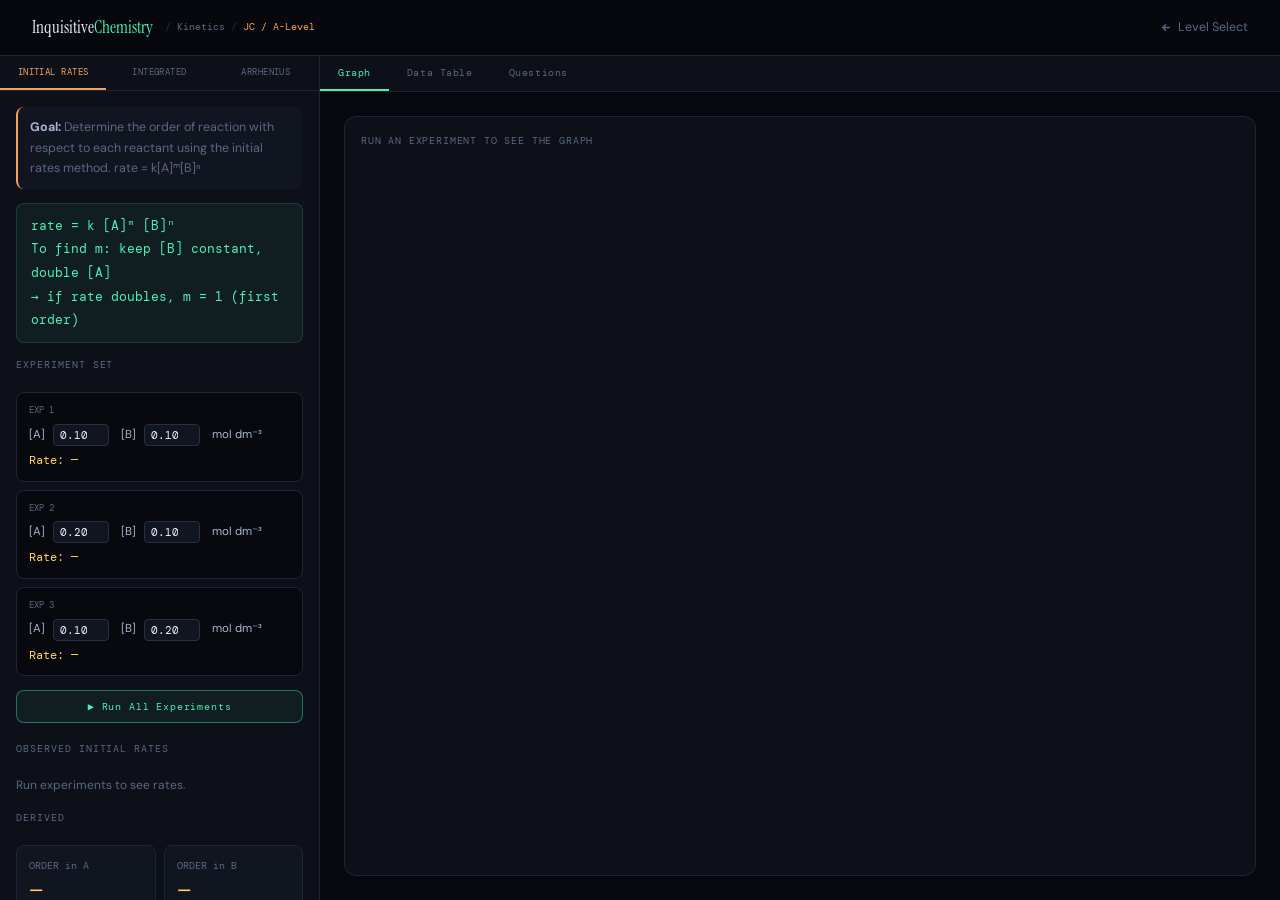
<file: kinetics_lab/jc.html>
<!DOCTYPE html>
<html lang="en">
<head>
<meta charset="UTF-8">
<meta name="viewport" content="width=device-width, initial-scale=1.0">
<title>Kinetics Lab — JC/A-Level · InquisitiveChemistry</title>
<link rel="preconnect" href="https://fonts.googleapis.com">
<link rel="preconnect" href="https://fonts.gstatic.com" crossorigin>
<link href="https://fonts.googleapis.com/css2?family=Instrument+Serif:ital@0;1&family=DM+Sans:wght@300;400;500;600&family=DM+Mono:wght@400;500&display=swap" rel="stylesheet">
<style>
*, *::before, *::after { box-sizing:border-box; margin:0; padding:0; }
:root {
  --bg:#07090f; --surface:#0d1018; --surface2:#111520;
  --border:#1e2535; --border2:#263045;
  --accent:#4df0b0; --accent2:#38d49a;
  --gold:#ffd166; --amber:#f4a261; --purple:#c77dff; --red:#ff6b6b; --blue:#4d9fff;
  --text:#eef2ff; --text-mid:#a8b4d0; --text-dim:#5a6882;
  --glow:rgba(77,240,176,0.1);
}
html { scroll-behavior:smooth; }
body { background:var(--bg); color:var(--text); font-family:'DM Sans',sans-serif; line-height:1.6; overflow-x:hidden; min-height:100vh; display:flex; flex-direction:column; }

/* NAV */
nav { position:fixed; top:0; left:0; right:0; z-index:200; display:flex; align-items:center; padding:0 32px; height:56px; background:rgba(7,9,15,0.95); backdrop-filter:blur(16px); border-bottom:1px solid var(--border); gap:12px; }
.nav-logo { font-family:'Instrument Serif',serif; font-size:1.05rem; color:var(--text); text-decoration:none; white-space:nowrap; }
.nav-logo span { color:var(--accent); }
.nav-crumb { display:flex; align-items:center; gap:6px; font-family:'DM Mono',monospace; font-size:0.65rem; color:var(--text-dim); }
.nav-crumb .sep { color:var(--border2); }
.nav-crumb .cur { color:var(--amber); }
.nav-back { margin-left:auto; font-size:0.78rem; color:var(--text-dim); text-decoration:none; transition:color 0.2s; display:flex; align-items:center; gap:5px; }
.nav-back:hover { color:var(--text); }

/* ── LAYOUT ── */
.jc-shell { display:grid; grid-template-columns:320px 1fr; grid-template-rows:1fr; height:calc(100vh - 56px); margin-top:56px; overflow:hidden; }
.jc-left  { background:var(--surface); border-right:1px solid var(--border); display:flex; flex-direction:column; overflow:hidden; }
.jc-right { background:var(--bg); display:flex; flex-direction:column; overflow:hidden; }

/* ── LEFT: MODULE TABS ── */
.module-tabs { display:flex; border-bottom:1px solid var(--border); flex-shrink:0; }
.mtab {
  flex:1; font-family:'DM Mono',monospace; font-size:0.58rem; letter-spacing:0.05em;
  padding:10px 4px; text-align:center; color:var(--text-dim); cursor:pointer;
  border-bottom:2px solid transparent; transition:all 0.2s; background:none;
  border-top:none; border-left:none; border-right:none;
}
.mtab:hover { color:var(--text-mid); }
.mtab.active { color:var(--amber); border-bottom-color:var(--amber); }

.module-body { flex:1; overflow-y:auto; padding:16px; display:flex; flex-direction:column; gap:14px; }
.module-body::-webkit-scrollbar { width:4px; }
.module-body::-webkit-scrollbar-thumb { background:var(--border2); border-radius:2px; }

/* ── RIGHT: TABS + CONTENT ── */
.right-tabs { display:flex; border-bottom:1px solid var(--border); background:var(--surface); flex-shrink:0; }
.rtab {
  font-family:'DM Mono',monospace; font-size:0.6rem; letter-spacing:0.06em;
  padding:10px 18px; color:var(--text-dim); cursor:pointer;
  border-bottom:2px solid transparent; transition:all 0.2s; background:none;
  border-top:none; border-left:none; border-right:none; white-space:nowrap;
}
.rtab:hover { color:var(--text-mid); }
.rtab.active { color:var(--accent); border-bottom-color:var(--accent); }

.right-content { flex:1; overflow:auto; padding:24px; display:flex; flex-direction:column; gap:20px; }

/* ── SHARED PANEL BITS ── */
.section-hdr { font-family:'DM Mono',monospace; font-size:0.6rem; letter-spacing:0.1em; text-transform:uppercase; color:var(--text-dim); margin-bottom:6px; }
.hint { font-size:0.78rem; color:var(--text-dim); line-height:1.65; padding:10px 12px; background:var(--surface2); border-radius:8px; border-left:2px solid var(--amber); }
.hint strong { color:var(--text-mid); }
.formula-block { font-family:'DM Mono',monospace; font-size:0.82rem; color:var(--accent); background:rgba(77,240,176,0.06); border:1px solid rgba(77,240,176,0.15); border-radius:8px; padding:10px 14px; line-height:1.8; }

/* Reagent controls */
.reagent-row { display:flex; align-items:center; gap:10px; padding:8px 10px; border-radius:8px; background:var(--surface2); border:1px solid var(--border); }
.rr-label { font-size:0.8rem; color:var(--text-mid); flex:1; }
.rr-sub { font-family:'DM Mono',monospace; font-size:0.6rem; color:var(--text-dim); }
.rr-slider { -webkit-appearance:none; appearance:none; width:80px; height:3px; border-radius:2px; background:var(--border2); outline:none; flex-shrink:0; }
.rr-slider::-webkit-slider-thumb { -webkit-appearance:none; width:12px; height:12px; border-radius:50%; background:var(--amber); cursor:pointer; border:2px solid var(--bg); }
.rr-val { font-family:'DM Mono',monospace; font-size:0.7rem; color:var(--gold); min-width:52px; text-align:right; }

/* Run button */
.run-btn {
  font-family:'DM Mono',monospace; font-size:0.65rem; letter-spacing:0.08em;
  padding:9px 20px; border-radius:8px; border:1px solid rgba(77,240,176,0.4);
  background:rgba(77,240,176,0.06); color:var(--accent); cursor:pointer;
  transition:all 0.2s; display:flex; align-items:center; gap:8px; justify-content:center;
}
.run-btn:hover { background:rgba(77,240,176,0.12); border-color:var(--accent); }

/* Results grid */
.results-mini { display:grid; grid-template-columns:repeat(3,1fr); gap:8px; }
.result-cell { background:var(--bg); border:1px solid var(--border); border-radius:8px; padding:10px 8px; text-align:center; }
.rc-label { font-family:'DM Mono',monospace; font-size:0.58rem; color:var(--text-dim); margin-bottom:4px; }
.rc-val   { font-family:'DM Mono',monospace; font-size:0.9rem; color:var(--accent); }

/* Experiment set for initial rates */
.exp-set { display:flex; flex-direction:column; gap:8px; }
.exp-set-item { background:var(--bg); border:1px solid var(--border); border-radius:8px; padding:10px 12px; position:relative; }
.esi-num { font-family:'DM Mono',monospace; font-size:0.58rem; color:var(--text-dim); margin-bottom:6px; }
.esi-controls { display:flex; gap:8px; align-items:center; flex-wrap:wrap; }
.esi-label { font-size:0.72rem; color:var(--text-mid); white-space:nowrap; }
.esi-input { width:56px; background:var(--surface2); border:1px solid var(--border2); border-radius:4px; padding:3px 6px; font-family:'DM Mono',monospace; font-size:0.7rem; color:var(--text); outline:none; text-align:center; }
.esi-input:focus { border-color:rgba(77,240,176,0.3); }
.esi-rate { font-family:'DM Mono',monospace; font-size:0.72rem; color:var(--gold); margin-top:6px; }

/* Canvas chart area */
.chart-wrap { background:var(--surface); border:1px solid var(--border); border-radius:12px; padding:16px; position:relative; }
.chart-title { font-family:'DM Mono',monospace; font-size:0.65rem; letter-spacing:0.08em; color:var(--text-dim); margin-bottom:12px; }
canvas.chart { display:block; width:100%; }

/* Graph selector pills */
.graph-pills { display:flex; gap:8px; flex-wrap:wrap; }
.gpill {
  font-family:'DM Mono',monospace; font-size:0.6rem; padding:5px 12px;
  border-radius:20px; border:1px solid var(--border); color:var(--text-dim);
  cursor:pointer; transition:all 0.2s; background:transparent;
}
.gpill:hover { border-color:var(--border2); color:var(--text-mid); }
.gpill.active { background:rgba(77,240,176,0.1); border-color:rgba(77,240,176,0.4); color:var(--accent); }

/* Derived values panel */
.derived-grid { display:grid; grid-template-columns:1fr 1fr; gap:8px; }
.dv-box { background:var(--surface2); border:1px solid var(--border); border-radius:8px; padding:12px; }
.dv-label { font-family:'DM Mono',monospace; font-size:0.6rem; color:var(--text-dim); margin-bottom:4px; }
.dv-val   { font-size:1rem; color:var(--gold); font-weight:600; }
.dv-unit  { font-family:'DM Mono',monospace; font-size:0.65rem; color:var(--text-dim); }

/* Q&A */
.q-block { display:flex; flex-direction:column; gap:8px; }
.q-num  { font-family:'DM Mono',monospace; font-size:0.6rem; color:var(--amber); letter-spacing:0.06em; }
.q-text { font-size:0.82rem; color:var(--text-mid); line-height:1.6; }
.q-input { width:100%; background:var(--bg); border:1px solid var(--border); border-radius:8px; padding:8px 10px; font-family:'DM Sans',sans-serif; font-size:0.8rem; color:var(--text); resize:vertical; min-height:60px; outline:none; transition:border-color 0.2s; }
.q-input:focus { border-color:rgba(244,162,97,0.4); }

/* Stopwatch (for JC timing measurements) */
.sw-wrap { display:flex; align-items:center; gap:8px; }
.sw-disp { font-family:'DM Mono',monospace; font-size:1rem; color:var(--accent); background:var(--bg); border:1px solid var(--border); border-radius:6px; padding:4px 12px; min-width:90px; text-align:center; }
.sw-disp.running { color:var(--gold); }
.swb { font-family:'DM Mono',monospace; font-size:0.6rem; padding:5px 10px; border-radius:6px; border:1px solid var(--border); background:transparent; color:var(--text-mid); cursor:pointer; transition:all 0.2s; }
.swb.start { border-color:rgba(77,240,176,0.4); color:var(--accent); }
.swb.start:hover { background:var(--glow); }
.swb.stop  { border-color:rgba(255,107,107,0.4); color:var(--red); }
.swb.stop:hover  { background:rgba(255,107,107,0.08); }

/* Responsive */
@media (max-width:900px) {
  .jc-shell { grid-template-columns:1fr; grid-template-rows:auto 1fr; height:auto; overflow:visible; }
  .jc-left  { max-height:380px; border-right:none; border-bottom:1px solid var(--border); }
}
</style>
</head>
<body>

<nav>
  <a href="../index.html" class="nav-logo">Inquisitive<span>Chemistry</span></a>
  <div class="nav-crumb">
    <span class="sep">/</span>
    <a href="index.html" style="color:var(--text-dim);text-decoration:none;">Kinetics</a>
    <span class="sep">/</span>
    <span class="cur">JC / A-Level</span>
  </div>
  <a href="index.html" class="nav-back">
    <svg width="13" height="13" viewBox="0 0 14 14" fill="none">
      <path d="M10 7H4M6 4L3 7l3 3" stroke="currentColor" stroke-width="1.5" stroke-linecap="round" stroke-linejoin="round"/>
    </svg>
    Level Select
  </a>
</nav>

<div class="jc-shell">

  <!-- LEFT PANEL: EXPERIMENT SETUP -->
  <div class="jc-left">
    <div class="module-tabs">
      <button class="mtab active" data-mod="initial">INITIAL RATES</button>
      <button class="mtab" data-mod="integrated">INTEGRATED</button>
      <button class="mtab" data-mod="arrhenius">ARRHENIUS</button>
    </div>

    <!-- ── INITIAL RATES MODULE ── -->
    <div class="module-body" id="modInitial">
      <div class="hint">
        <strong>Goal:</strong> Determine the order of reaction with respect to each reactant using the initial rates method. rate = k[A]ᵐ[B]ⁿ
      </div>
      <div class="formula-block">
        rate = k [A]ᵐ [B]ⁿ<br>
        To find m: keep [B] constant, double [A]<br>
        → if rate doubles, m = 1 (first order)
      </div>
      <div class="section-hdr">Experiment Set</div>
      <div class="exp-set" id="initialExpSet">
        <!-- 3 experiments rendered by JS -->
      </div>
      <button class="run-btn" id="runInitialBtn">▶ Run All Experiments</button>
      <div class="section-hdr" style="margin-top:4px;">Observed Initial Rates</div>
      <div id="initialRatesDisplay" style="font-size:0.75rem;color:var(--text-dim);">Run experiments to see rates.</div>

      <div class="section-hdr">Derived</div>
      <div class="derived-grid" id="initialDerived">
        <div class="dv-box"><div class="dv-label">ORDER in A</div><div class="dv-val" id="orderA">—</div></div>
        <div class="dv-box"><div class="dv-label">ORDER in B</div><div class="dv-val" id="orderB">—</div></div>
        <div class="dv-box"><div class="dv-label">OVERALL ORDER</div><div class="dv-val" id="orderTotal">—</div></div>
        <div class="dv-box"><div class="dv-label">k (at 25°C)</div><div class="dv-val" id="kVal">—</div><div class="dv-unit" id="kUnit"></div></div>
      </div>
    </div>

    <!-- ── INTEGRATED MODULE ── -->
    <div class="module-body" id="modIntegrated" style="display:none;">
      <div class="hint">
        <strong>Goal:</strong> Identify reaction order from the shape of concentration–time graphs. Choose which graph gives a straight line.
      </div>
      <div class="formula-block">
        0th: [A] = [A]₀ − kt<br>
        1st: ln[A] = ln[A]₀ − kt<br>
        2nd: 1/[A] = 1/[A]₀ + kt
      </div>
      <div class="section-hdr">Conditions</div>
      <div class="reagent-row">
        <div><div class="rr-label">Initial [A]₀</div><div class="rr-sub">mol dm⁻³</div></div>
        <input type="range" class="rr-slider" id="intA0Slider" min="0.1" max="2.0" step="0.1" value="1.0">
        <div class="rr-val" id="intA0Val">1.00 M</div>
      </div>
      <div class="reagent-row">
        <div><div class="rr-label">True Order</div><div class="rr-sub">set for yourself</div></div>
        <select id="trueOrderSelect" style="background:var(--surface2);border:1px solid var(--border2);border-radius:6px;padding:4px 8px;font-family:'DM Mono',monospace;font-size:0.7rem;color:var(--text);outline:none;">
          <option value="0">0th order</option>
          <option value="1" selected>1st order</option>
          <option value="2">2nd order</option>
        </select>
      </div>
      <div class="reagent-row">
        <div><div class="rr-label">Rate constant k</div><div class="rr-sub">adjustable</div></div>
        <input type="range" class="rr-slider" id="intKSlider" min="0.05" max="1.0" step="0.05" value="0.3">
        <div class="rr-val" id="intKVal">0.30</div>
      </div>
      <button class="run-btn" id="runIntegratedBtn">▶ Generate Data</button>

      <div class="section-hdr" style="margin-top:4px;">Graph Type</div>
      <div class="graph-pills" id="intGraphPills">
        <button class="gpill active" data-graph="conc">[A] vs t</button>
        <button class="gpill" data-graph="ln">ln[A] vs t</button>
        <button class="gpill" data-graph="inv">1/[A] vs t</button>
      </div>

      <div class="section-hdr" style="margin-top:4px;">Half-life</div>
      <div class="derived-grid" id="intDerived">
        <div class="dv-box"><div class="dv-label">t½</div><div class="dv-val" id="halfLifeVal">—</div><div class="dv-unit">s</div></div>
        <div class="dv-box"><div class="dv-label">Gradient</div><div class="dv-val" id="gradVal">—</div></div>
      </div>
    </div>

    <!-- ── ARRHENIUS MODULE ── -->
    <div class="module-body" id="modArrhenius" style="display:none;">
      <div class="hint">
        <strong>Goal:</strong> Measure k at different temperatures. Plot ln k vs 1/T. Gradient = −Eₐ/R → extract Eₐ.
      </div>
      <div class="formula-block">
        k = A · e^(−Eₐ/RT)<br>
        ln k = ln A − Eₐ/R · (1/T)<br>
        gradient = −Eₐ / R
      </div>
      <div class="section-hdr">True Eₐ (hidden)</div>
      <div class="reagent-row">
        <div><div class="rr-label">Activation Energy</div><div class="rr-sub">kJ mol⁻¹ (for teacher)</div></div>
        <input type="range" class="rr-slider" id="eaSlider" min="20" max="120" step="5" value="60">
        <div class="rr-val" id="eaVal">60 kJ</div>
      </div>
      <div class="section-hdr">Temperature Points</div>
      <div id="arrTempInputs" style="display:flex;flex-direction:column;gap:6px;">
        <!-- 5 temperature rows -->
      </div>
      <button class="run-btn" id="runArrheniusBtn">▶ Measure k at Each Temperature</button>
      <div class="section-hdr" style="margin-top:4px;">Derived Eₐ</div>
      <div class="derived-grid">
        <div class="dv-box"><div class="dv-label">Eₐ (from graph)</div><div class="dv-val" id="eaDerived">—</div><div class="dv-unit">kJ mol⁻¹</div></div>
        <div class="dv-box"><div class="dv-label">ln A</div><div class="dv-val" id="lnADerived">—</div></div>
      </div>
    </div>

  </div><!-- /jc-left -->

  <!-- RIGHT PANEL: GRAPHS + QUESTIONS -->
  <div class="jc-right">
    <div class="right-tabs">
      <button class="rtab active" data-rtab="graph">Graph</button>
      <button class="rtab" data-rtab="data">Data Table</button>
      <button class="rtab" data-rtab="questions">Questions</button>
    </div>

    <!-- GRAPH VIEW -->
    <div class="right-content" id="rtabGraph">
      <div class="chart-wrap" style="flex:1;min-height:320px;">
        <div class="chart-title" id="chartTitle">RUN AN EXPERIMENT TO SEE THE GRAPH</div>
        <canvas class="chart" id="mainChart" height="320"></canvas>
      </div>
      <div class="results-mini" id="resultsMini" style="display:none;">
        <div class="result-cell"><div class="rc-label">EXPERIMENT</div><div class="rc-val" id="rm1">—</div></div>
        <div class="result-cell"><div class="rc-label">RESULT</div><div class="rc-val" id="rm2">—</div></div>
        <div class="result-cell"><div class="rc-label">CONCLUSION</div><div class="rc-val" id="rm3">—</div></div>
      </div>
    </div>

    <!-- DATA TABLE VIEW -->
    <div class="right-content" id="rtabData" style="display:none;">
      <div class="section-hdr">Collected Data</div>
      <div style="overflow-x:auto;">
        <table id="jcTable" style="width:100%;border-collapse:collapse;font-size:0.75rem;">
          <thead id="jcThead"></thead>
          <tbody id="jcTbody"><tr><td colspan="10" style="color:var(--text-dim);text-align:center;padding:20px;">Run an experiment first.</td></tr></tbody>
        </table>
      </div>
    </div>

    <!-- QUESTIONS VIEW -->
    <div class="right-content" id="rtabQuestions" style="display:none;" id="rtabQuestionsContent">
      <div id="questionsOut"></div>
    </div>

  </div><!-- /jc-right -->

</div><!-- /jc-shell -->

<style>
#jcTable th { font-family:'DM Mono',monospace;font-size:0.6rem;letter-spacing:0.05em;color:var(--text-dim);padding:7px 10px;text-align:left;border-bottom:1px solid var(--border); }
#jcTable td { padding:7px 10px;border-bottom:1px solid var(--border);color:var(--text-mid);font-family:'DM Mono',monospace;font-size:0.7rem; }
#jcTable tr:last-child td { border-bottom:none; }
</style>

<script>
// ─── STATE ────────────────────────────────────────────────────────────────────

const R = 8.314; // J mol⁻¹ K⁻¹

const state = {
  module: 'initial',
  // Initial rates
  initialExps: [
    { a: 0.10, b: 0.10 },
    { a: 0.20, b: 0.10 },
    { a: 0.10, b: 0.20 },
  ],
  initialRates: [],
  trueOrderA: 1, trueOrderB: 1,
  trueK: 0.5,
  // Integrated
  intA0: 1.0,
  intOrder: 1,
  intK: 0.3,
  intGraphType: 'conc',
  intData: null,
  // Arrhenius
  eaTrue: 60000, // J mol⁻¹
  arrTemps: [283, 293, 303, 313, 323], // K
  arrData: null,
};

// ─── CHART CANVAS ────────────────────────────────────────────────────────────

const chartCanvas = document.getElementById('mainChart');
const chartCtx    = chartCanvas.getContext('2d');

function resizeChart() {
  const rect = chartCanvas.parentElement.getBoundingClientRect();
  const dpr  = window.devicePixelRatio || 1;
  chartCanvas.width  = rect.width  * dpr;
  chartCanvas.height = Math.max(280, rect.height - 60) * dpr;
  chartCanvas.style.width  = rect.width + 'px';
  chartCanvas.style.height = Math.max(280, rect.height - 60) + 'px';
  chartCtx.scale(dpr, dpr);
}
window.addEventListener('resize', () => { resizeChart(); redrawChart(); });
resizeChart();

function clearChart() {
  const w = parseInt(chartCanvas.style.width);
  const h = parseInt(chartCanvas.style.height);
  chartCtx.clearRect(0, 0, w, h);
}

function drawAxes(ctx, left, top, right, bottom, xLabel, yLabel, xTicks, yTicks) {
  ctx.strokeStyle = 'rgba(180,220,255,0.2)';
  ctx.lineWidth = 1;
  ctx.beginPath();
  ctx.moveTo(left, top); ctx.lineTo(left, bottom);
  ctx.moveTo(left, bottom); ctx.lineTo(right, bottom);
  ctx.stroke();

  ctx.fillStyle = 'rgba(168,180,208,0.7)';
  ctx.font = '10px DM Mono, monospace';
  ctx.textAlign = 'center';
  xTicks.forEach(t => {
    const x = left + (t.val / t.max) * (right - left);
    ctx.beginPath(); ctx.moveTo(x, bottom); ctx.lineTo(x, bottom + 4); ctx.stroke();
    ctx.fillText(t.label, x, bottom + 14);
  });
  ctx.textAlign = 'right';
  yTicks.forEach(t => {
    const y = bottom - (t.val / t.max) * (bottom - top);
    ctx.beginPath(); ctx.moveTo(left, y); ctx.lineTo(left - 4, y); ctx.stroke();
    ctx.fillText(t.label, left - 7, y + 3);
  });

  ctx.save();
  ctx.font = '11px DM Sans, sans-serif';
  ctx.fillStyle = 'rgba(168,180,208,0.6)';
  ctx.textAlign = 'center';
  ctx.fillText(xLabel, (left + right) / 2, bottom + 28);
  ctx.translate(left - 36, (top + bottom) / 2);
  ctx.rotate(-Math.PI / 2);
  ctx.fillText(yLabel, 0, 0);
  ctx.restore();
}

function plotLine(ctx, points, color, left, top, right, bottom, xMax, yMin, yMax) {
  if (points.length < 2) return;
  ctx.strokeStyle = color;
  ctx.lineWidth = 2;
  ctx.shadowColor = color;
  ctx.shadowBlur = 6;
  ctx.beginPath();
  points.forEach((p, i) => {
    const x = left + (p.x / xMax) * (right - left);
    const y = bottom - ((p.y - yMin) / (yMax - yMin)) * (bottom - top);
    if (i === 0) ctx.moveTo(x, y); else ctx.lineTo(x, y);
  });
  ctx.stroke();
  ctx.shadowBlur = 0;
}

function plotDots(ctx, points, color, left, top, right, bottom, xMax, yMin, yMax) {
  ctx.fillStyle = color;
  ctx.shadowColor = color; ctx.shadowBlur = 8;
  points.forEach(p => {
    const x = left + (p.x / xMax) * (right - left);
    const y = bottom - ((p.y - yMin) / (yMax - yMin)) * (bottom - top);
    ctx.beginPath(); ctx.arc(x, y, 4, 0, Math.PI * 2); ctx.fill();
  });
  ctx.shadowBlur = 0;
}

let _currentChartData = null;
function redrawChart() { if (_currentChartData) _currentChartData(); }

// ─── MODULE TABS ─────────────────────────────────────────────────────────────

document.querySelectorAll('.mtab').forEach(t => {
  t.onclick = () => {
    state.module = t.dataset.mod;
    document.querySelectorAll('.mtab').forEach(m => m.classList.remove('active'));
    t.classList.add('active');
    document.getElementById('modInitial').style.display    = state.module === 'initial'    ? 'flex' : 'none';
    document.getElementById('modIntegrated').style.display = state.module === 'integrated' ? 'flex' : 'none';
    document.getElementById('modArrhenius').style.display  = state.module === 'arrhenius'  ? 'flex' : 'none';
    renderQuestionsForModule(state.module);
    clearChart();
    document.getElementById('chartTitle').textContent = 'Run an experiment to see the graph';
    _currentChartData = null;
  };
});

// ─── RIGHT TABS ───────────────────────────────────────────────────────────────

document.querySelectorAll('.rtab').forEach(t => {
  t.onclick = () => {
    document.querySelectorAll('.rtab').forEach(r => r.classList.remove('active'));
    t.classList.add('active');
    document.getElementById('rtabGraph').style.display     = t.dataset.rtab === 'graph'     ? 'flex' : 'none';
    document.getElementById('rtabData').style.display      = t.dataset.rtab === 'data'       ? 'flex' : 'none';
    document.getElementById('rtabQuestions').style.display = t.dataset.rtab === 'questions'  ? 'flex' : 'none';
  };
});

// ─── INITIAL RATES MODULE ─────────────────────────────────────────────────────

function buildInitialExpSet() {
  const set = document.getElementById('initialExpSet');
  set.innerHTML = '';
  state.initialExps.forEach((exp, i) => {
    const div = document.createElement('div');
    div.className = 'exp-set-item';
    div.innerHTML = `
      <div class="esi-num">EXP ${i+1}</div>
      <div class="esi-controls">
        <span class="esi-label">[A]</span>
        <input class="esi-input" type="number" min="0.05" max="1.0" step="0.05" value="${exp.a.toFixed(2)}" id="ea${i}">
        <span class="esi-label" style="margin-left:4px;">[B]</span>
        <input class="esi-input" type="number" min="0.05" max="1.0" step="0.05" value="${exp.b.toFixed(2)}" id="eb${i}">
        <span class="esi-label" style="margin-left:4px;">mol dm⁻³</span>
      </div>
      <div class="esi-rate" id="erate${i}">Rate: —</div>
    `;
    set.appendChild(div);
    document.getElementById(`ea${i}`).oninput = e => { state.initialExps[i].a = parseFloat(e.target.value)||0.1; };
    document.getElementById(`eb${i}`).oninput = e => { state.initialExps[i].b = parseFloat(e.target.value)||0.1; };
  });
}

function computeInitialRate(a, b) {
  return state.trueK * Math.pow(a, state.trueOrderA) * Math.pow(b, state.trueOrderB);
}

function runInitialRates() {
  state.initialRates = state.initialExps.map(e => computeInitialRate(e.a, e.b));

  state.initialExps.forEach((_, i) => {
    document.getElementById(`erate${i}`).textContent = `Rate: ${state.initialRates[i].toExponential(3)} mol dm⁻³ s⁻¹`;
  });

  // Deduce orders from ratios
  const r01 = state.initialRates[1] / state.initialRates[0];
  const a01 = state.initialExps[1].a / state.initialExps[0].a;
  const mA  = Math.round(Math.log(r01) / Math.log(a01));

  const r02 = state.initialRates[2] / state.initialRates[0];
  const b02 = state.initialExps[2].b / state.initialExps[0].b;
  const mB  = Math.round(Math.log(r02) / Math.log(b02));

  document.getElementById('orderA').textContent = mA;
  document.getElementById('orderB').textContent = mB;
  document.getElementById('orderTotal').textContent = mA + mB;

  // k from first experiment
  const exp0 = state.initialExps[0];
  const kCalc = state.initialRates[0] / (Math.pow(exp0.a, mA) * Math.pow(exp0.b, mB));
  const units = ['mol dm⁻³ s⁻¹','s⁻¹','dm³ mol⁻¹ s⁻¹','dm⁶ mol⁻² s⁻¹'];
  document.getElementById('kVal').textContent  = kCalc.toExponential(2);
  document.getElementById('kUnit').textContent = units[mA + mB] || '';

  // Draw bar chart of rates
  drawInitialRatesChart();
  populateJCTable_initial(mA, mB, kCalc);
}

function drawInitialRatesChart() {
  resizeChart();
  const w = parseInt(chartCanvas.style.width);
  const h = parseInt(chartCanvas.style.height);
  clearChart();

  document.getElementById('chartTitle').textContent = 'INITIAL RATES COMPARISON';
  document.getElementById('resultsMini').style.display = 'grid';

  const maxR = Math.max(...state.initialRates) * 1.2;
  const left = 64, right = w - 24, top = 24, bottom = h - 48;
  const barW  = (right - left) / (state.initialRates.length * 2 + 1);
  const colors = ['#4df0b0','#ffd166','#c77dff'];
  const labels = ['Exp 1','Exp 2','Exp 3'];

  // Axes
  chartCtx.strokeStyle = 'rgba(180,220,255,0.2)';
  chartCtx.lineWidth   = 1;
  chartCtx.beginPath();
  chartCtx.moveTo(left, top); chartCtx.lineTo(left, bottom);
  chartCtx.moveTo(left, bottom); chartCtx.lineTo(right, bottom);
  chartCtx.stroke();

  // Y ticks
  chartCtx.fillStyle = 'rgba(168,180,208,0.6)'; chartCtx.font = '9px DM Mono, monospace';
  chartCtx.textAlign = 'right';
  for (let i = 0; i <= 4; i++) {
    const val = (maxR * i / 4);
    const y   = bottom - (val / maxR) * (bottom - top);
    chartCtx.fillText(val.toExponential(1), left - 5, y + 3);
    chartCtx.strokeStyle = 'rgba(180,220,255,0.07)'; chartCtx.lineWidth = 0.5;
    chartCtx.beginPath(); chartCtx.moveTo(left, y); chartCtx.lineTo(right, y); chartCtx.stroke();
  }

  // Y label
  chartCtx.save(); chartCtx.translate(14, (top + bottom)/2); chartCtx.rotate(-Math.PI/2);
  chartCtx.textAlign = 'center'; chartCtx.fillStyle = 'rgba(168,180,208,0.5)'; chartCtx.font = '10px DM Sans';
  chartCtx.fillText('Initial rate (mol dm⁻³ s⁻¹)', 0, 0); chartCtx.restore();

  state.initialRates.forEach((r, i) => {
    const x = left + (i * 2 + 1) * barW;
    const bh = (r / maxR) * (bottom - top);
    chartCtx.fillStyle = colors[i] + '33';
    chartCtx.strokeStyle = colors[i];
    chartCtx.lineWidth = 1.5;
    chartCtx.fillRect(x, bottom - bh, barW * 1.2, bh);
    chartCtx.strokeRect(x, bottom - bh, barW * 1.2, bh);
    // Glow
    chartCtx.shadowColor = colors[i]; chartCtx.shadowBlur = 8;
    chartCtx.strokeRect(x, bottom - bh, barW * 1.2, bh);
    chartCtx.shadowBlur = 0;
    // Label
    chartCtx.fillStyle = colors[i]; chartCtx.font = '10px DM Mono'; chartCtx.textAlign = 'center';
    chartCtx.fillText(labels[i], x + barW * 0.6, bottom + 14);
    chartCtx.fillStyle = 'rgba(168,180,208,0.6)'; chartCtx.font = '9px DM Mono';
    chartCtx.fillText(`[A]=${state.initialExps[i].a}`, x + barW * 0.6, bottom + 26);
  });

  _currentChartData = drawInitialRatesChart;
}

function populateJCTable_initial(mA, mB, k) {
  document.getElementById('jcThead').innerHTML = `<tr>
    <th>Exp</th><th>[A] / mol dm⁻³</th><th>[B] / mol dm⁻³</th><th>Initial Rate / mol dm⁻³ s⁻¹</th>
  </tr>`;
  document.getElementById('jcTbody').innerHTML = state.initialExps.map((e, i) => `
    <tr>
      <td>${i+1}</td><td>${e.a.toFixed(2)}</td><td>${e.b.toFixed(2)}</td>
      <td>${state.initialRates[i].toExponential(3)}</td>
    </tr>
  `).join('');
}

document.getElementById('runInitialBtn').onclick = runInitialRates;
buildInitialExpSet();

// ─── INTEGRATED RATE LAW MODULE ───────────────────────────────────────────────

const intA0Slider = document.getElementById('intA0Slider');
const intKSlider  = document.getElementById('intKSlider');
const trueOrder   = document.getElementById('trueOrderSelect');

intA0Slider.oninput = e => { state.intA0 = parseFloat(e.target.value); document.getElementById('intA0Val').textContent = state.intA0.toFixed(2) + ' M'; };
intKSlider.oninput  = e => { state.intK  = parseFloat(e.target.value); document.getElementById('intKVal').textContent  = state.intK.toFixed(2); };
trueOrder.onchange  = e => { state.intOrder = parseInt(e.target.value); };

document.querySelectorAll('#intGraphPills .gpill').forEach(p => {
  p.onclick = () => {
    document.querySelectorAll('#intGraphPills .gpill').forEach(g => g.classList.remove('active'));
    p.classList.add('active');
    state.intGraphType = p.dataset.graph;
    if (state.intData) drawIntegratedChart(state.intData);
  };
});

function generateIntegratedData() {
  const A0 = state.intA0, k = state.intK, order = state.intOrder;
  const tMax = order === 0 ? A0 / k * 1.1 : order === 1 ? 5 / k : 10 / (k * A0);
  const n = 80;
  const pts = [];
  for (let i = 0; i <= n; i++) {
    const t = (i / n) * tMax;
    let A;
    if (order === 0)      A = Math.max(0, A0 - k * t);
    else if (order === 1) A = A0 * Math.exp(-k * t);
    else                  A = A0 / (1 + k * A0 * t);
    pts.push({ t, A });
  }
  state.intData = { pts, tMax, A0, k, order };
  return state.intData;
}

function drawIntegratedChart(data) {
  resizeChart();
  const w = parseInt(chartCanvas.style.width);
  const h = parseInt(chartCanvas.style.height);
  clearChart();

  const { pts, tMax, A0, k, order } = data;
  const left = 68, right = w - 20, top = 24, bottom = h - 48;

  let yLabel, yFn, yVals, isLinear;
  const gtype = state.intGraphType;

  if (gtype === 'conc') {
    yFn = p => p.A;
    yLabel = '[A] / mol dm⁻³';
    isLinear = (order === 0);
  } else if (gtype === 'ln') {
    yFn = p => p.A > 0 ? Math.log(p.A) : null;
    yLabel = 'ln[A]';
    isLinear = (order === 1);
  } else {
    yFn = p => p.A > 0 ? 1 / p.A : null;
    yLabel = '1/[A] / dm³ mol⁻¹';
    isLinear = (order === 2);
  }

  const ys = pts.map(yFn).filter(v => v !== null);
  const yMin = Math.min(...ys), yMax = Math.max(...ys);
  const yRange = yMax - yMin || 1;
  const yPad = yRange * 0.1;

  // Axis ticks
  const nXT = 5;
  const xTicks = Array.from({length: nXT + 1}, (_, i) => ({
    val: tMax * i / nXT, max: tMax,
    label: (tMax * i / nXT).toFixed(1)
  }));
  const nYT = 5;
  const yTickMin = yMin - yPad, yTickMax = yMax + yPad;
  const yTicks = Array.from({length: nYT + 1}, (_, i) => {
    const v = yTickMin + (yTickMax - yTickMin) * i / nYT;
    return { val: v - yTickMin, max: yTickMax - yTickMin, label: v.toFixed(2) };
  });

  drawAxes(chartCtx, left, top, right, bottom, 'Time / s', yLabel, xTicks, yTicks);

  // Draw line colour based on linearity
  const lineColor = isLinear ? '#4df0b0' : '#f4a261';
  const mapped = pts.map(p => ({ x: p.t, y: yFn(p) })).filter(p => p.y !== null);
  plotLine(chartCtx, mapped, lineColor, left, top, right, bottom, tMax, yTickMin, yTickMax);

  // Linear annotation
  if (isLinear) {
    chartCtx.font = '11px DM Mono, monospace';
    chartCtx.fillStyle = '#4df0b0';
    chartCtx.textAlign = 'left';
    chartCtx.fillText('✓ Linear — this is the correct order!', left + 8, top + 18);
  }

  document.getElementById('chartTitle').textContent = `${yLabel.split(' ')[0]} vs TIME (${['0th','1st','2nd'][order]} order reaction)`;

  // Half life
  let t50;
  if (order === 1) t50 = Math.LN2 / k;
  else if (order === 0) t50 = A0 / (2 * k);
  else t50 = 1 / (k * A0);
  document.getElementById('halfLifeVal').textContent = t50.toFixed(2);
  document.getElementById('gradVal').textContent = (-k).toFixed(3);

  _currentChartData = () => drawIntegratedChart(data);
  populateJCTable_integrated(data);
}

function populateJCTable_integrated(data) {
  const { pts, order } = data;
  document.getElementById('jcThead').innerHTML = `<tr>
    <th>t / s</th><th>[A] / mol dm⁻³</th><th>ln[A]</th><th>1/[A] / dm³ mol⁻¹</th>
  </tr>`;
  const sample = pts.filter((_, i) => i % 8 === 0);
  document.getElementById('jcTbody').innerHTML = sample.map(p => `
    <tr>
      <td>${p.t.toFixed(2)}</td>
      <td>${p.A.toFixed(4)}</td>
      <td>${p.A > 0 ? Math.log(p.A).toFixed(4) : '—'}</td>
      <td>${p.A > 0 ? (1/p.A).toFixed(4) : '—'}</td>
    </tr>
  `).join('');
}

document.getElementById('runIntegratedBtn').onclick = () => {
  state.intA0   = parseFloat(intA0Slider.value);
  state.intK    = parseFloat(intKSlider.value);
  state.intOrder= parseInt(trueOrder.value);
  const data = generateIntegratedData();
  drawIntegratedChart(data);
};

// ─── ARRHENIUS MODULE ──────────────────────────────────────────────────────────

const eaSlider = document.getElementById('eaSlider');
eaSlider.oninput = e => {
  state.eaTrue = parseFloat(e.target.value) * 1000;
  document.getElementById('eaVal').textContent = parseFloat(e.target.value) + ' kJ';
};

function buildArrTempInputs() {
  const container = document.getElementById('arrTempInputs');
  container.innerHTML = '';
  [283,293,303,313,323].forEach((T, i) => {
    const row = document.createElement('div');
    row.className = 'reagent-row';
    row.innerHTML = `
      <div><div class="rr-label">T${i+1}</div><div class="rr-sub">Kelvin</div></div>
      <input class="esi-input" type="number" min="273" max="373" step="5" value="${T}" id="arrT${i}" style="width:64px;">
      <span style="font-family:'DM Mono',monospace;font-size:0.68rem;color:var(--text-dim);">${T-273} °C</span>
    `;
    container.appendChild(row);
    document.getElementById(`arrT${i}`).oninput = e => {
      state.arrTemps[i] = parseFloat(e.target.value) || T;
      row.querySelector('span').textContent = `${state.arrTemps[i]-273} °C`;
    };
  });
}
buildArrTempInputs();

const A_PRE = 1e8; // pre-exponential factor (arbitrary)

function computeK_arr(T) {
  return A_PRE * Math.exp(-state.eaTrue / (R * T));
}

function runArrheniusExperiment() {
  const temps = [...state.arrTemps];
  const ks    = temps.map(T => computeK_arr(T));
  const invTs = temps.map(T => 1 / T);
  const lnKs  = ks.map(k => Math.log(k));
  state.arrData = { temps, ks, invTs, lnKs };

  // Linear regression: ln k = ln A - Ea/R · (1/T)
  const n = temps.length;
  const sx  = invTs.reduce((a,b) => a+b, 0);
  const sy  = lnKs.reduce((a,b)  => a+b, 0);
  const sxy = invTs.reduce((a,x,i) => a + x * lnKs[i], 0);
  const sx2 = invTs.reduce((a,x)  => a + x*x, 0);
  const slope = (n * sxy - sx * sy) / (n * sx2 - sx * sx);
  const intercept = (sy - slope * sx) / n;
  const eaDerived = -slope * R / 1000; // kJ mol⁻¹

  document.getElementById('eaDerived').textContent  = eaDerived.toFixed(1);
  document.getElementById('lnADerived').textContent  = intercept.toFixed(1);

  drawArrheniusChart({ temps, ks, invTs, lnKs, slope, intercept });
  populateJCTable_arrhenius({ temps, ks, invTs, lnKs });
}

function drawArrheniusChart(data) {
  resizeChart();
  const w = parseInt(chartCanvas.style.width);
  const h = parseInt(chartCanvas.style.height);
  clearChart();

  const { invTs, lnKs, slope, intercept } = data;
  const left = 72, right = w - 20, top = 24, bottom = h - 48;

  const xMin = Math.min(...invTs) * 0.998;
  const xMax = Math.max(...invTs) * 1.002;
  const yMin = Math.min(...lnKs) - 1;
  const yMax = Math.max(...lnKs) + 1;

  // Axes
  const nXT = 5;
  const xTicks = Array.from({length:nXT+1},(_,i) => {
    const v = xMin + (xMax - xMin) * i / nXT;
    return { val: v - xMin, max: xMax - xMin, label: (v*1000).toFixed(2) };
  });
  const nYT = 5;
  const yTicks = Array.from({length:nYT+1},(_,i) => {
    const v = yMin + (yMax - yMin) * i / nYT;
    return { val: v - yMin, max: yMax - yMin, label: v.toFixed(1) };
  });
  drawAxes(chartCtx, left, top, right, bottom, '1/T × 10³ / K⁻¹', 'ln k', xTicks, yTicks);

  // Best fit line
  const linePts = [
    { x: xMin, y: slope * xMin + intercept },
    { x: xMax, y: slope * xMax + intercept },
  ];
  plotLine(chartCtx, linePts.map(p => ({x: p.x - xMin, y: p.y})), 'rgba(244,162,97,0.5)', left, top, right, bottom, xMax - xMin, yMin, yMax);

  // Data points
  plotDots(chartCtx, invTs.map((x,i) => ({x: x-xMin, y: lnKs[i]})), '#4df0b0', left, top, right, bottom, xMax - xMin, yMin, yMax);

  // Slope annotation
  chartCtx.font = '11px DM Mono, monospace';
  chartCtx.fillStyle = 'rgba(244,162,97,0.85)';
  chartCtx.textAlign = 'left';
  chartCtx.fillText(`gradient = ${slope.toFixed(0)}`, left + 8, top + 18);
  chartCtx.fillText(`Eₐ = ${(-slope * R / 1000).toFixed(1)} kJ mol⁻¹`, left + 8, top + 33);

  document.getElementById('chartTitle').textContent = 'ln k vs 1/T  (Arrhenius Plot)';
  _currentChartData = () => drawArrheniusChart(data);
}

function populateJCTable_arrhenius(data) {
  const { temps, ks, invTs, lnKs } = data;
  document.getElementById('jcThead').innerHTML = `<tr>
    <th>T / K</th><th>T / °C</th><th>k</th><th>ln k</th><th>1/T / K⁻¹</th>
  </tr>`;
  document.getElementById('jcTbody').innerHTML = temps.map((T,i) => `
    <tr>
      <td>${T}</td><td>${T-273}</td>
      <td>${ks[i].toExponential(3)}</td>
      <td>${lnKs[i].toFixed(3)}</td>
      <td>${invTs[i].toExponential(4)}</td>
    </tr>
  `).join('');
}

document.getElementById('runArrheniusBtn').onclick = runArrheniusExperiment;

// ─── QUESTIONS ────────────────────────────────────────────────────────────────

const QUESTIONS = {
  initial: [
    { q:'From your data, what is the rate equation for this reaction? Show your working clearly.', ph:'rate = k[A]ᵐ[B]ⁿ ...' },
    { q:'Comparing Experiments 1 and 2, [A] was doubled while [B] was constant. What happened to the rate? What is the order with respect to A?', ph:'Rate ratio = ..., therefore m = ...' },
    { q:'What are the units of k for this reaction? Explain how you determined them.', ph:'Units of k = ...' },
    { q:'Predict the initial rate if [A] = 0.40 mol dm⁻³ and [B] = 0.10 mol dm⁻³. Show your working.', ph:'rate = k × ...' },
  ],
  integrated: [
    { q:'Which graph ([A] vs t, ln[A] vs t, or 1/[A] vs t) gave a straight line? What does this tell you about the order of reaction?', ph:'The straight line graph is ..., this means ...' },
    { q:'From the gradient of the straight line, determine the rate constant k. Include units.', ph:'gradient = -k = ..., therefore k = ...' },
    { q:'For a first-order reaction, show that the half-life is constant. Use the integrated rate law.', ph:'[A] = [A]₀ e^(-kt), at t½ ...' },
    { q:'How does the half-life change as you increase the initial concentration for a second-order reaction? Explain.', ph:'For 2nd order: t½ = 1/(k[A]₀), so ...' },
  ],
  arrhenius: [
    { q:'From the Arrhenius plot, determine the activation energy Eₐ. Show how you used the gradient.', ph:'gradient = -Eₐ/R, therefore Eₐ = ...' },
    { q:'What does the activation energy represent physically? Use a Maxwell-Boltzmann distribution to explain your answer.', ph:'Eₐ is the minimum energy ... The M-B distribution shows ...' },
    { q:'How does a catalyst affect the Arrhenius plot? Sketch what you would expect.', ph:'A catalyst lowers Eₐ, so the gradient becomes less steep ...' },
    { q:'If the temperature is raised from 298 K to 308 K, estimate how the rate constant changes. Comment on whether this agrees with the "rule of thumb" of doubling per 10°C.', ph:'Use k₂/k₁ = e^(-Eₐ/R × (1/T₂ - 1/T₁)) ...' },
  ],
};

function renderQuestionsForModule(mod) {
  const qs = QUESTIONS[mod] || [];
  document.getElementById('questionsOut').innerHTML = qs.map((q, i) => `
    <div class="q-block" style="${i>0?'margin-top:18px;':''}">
      <div class="q-num">Q${i+1}</div>
      <div class="q-text">${q.q}</div>
      <textarea class="q-input" placeholder="${q.ph}" rows="3"></textarea>
    </div>
  `).join('');
}

// ─── INIT ─────────────────────────────────────────────────────────────────────

renderQuestionsForModule('initial');
</script>
</body>
</html>
</file>
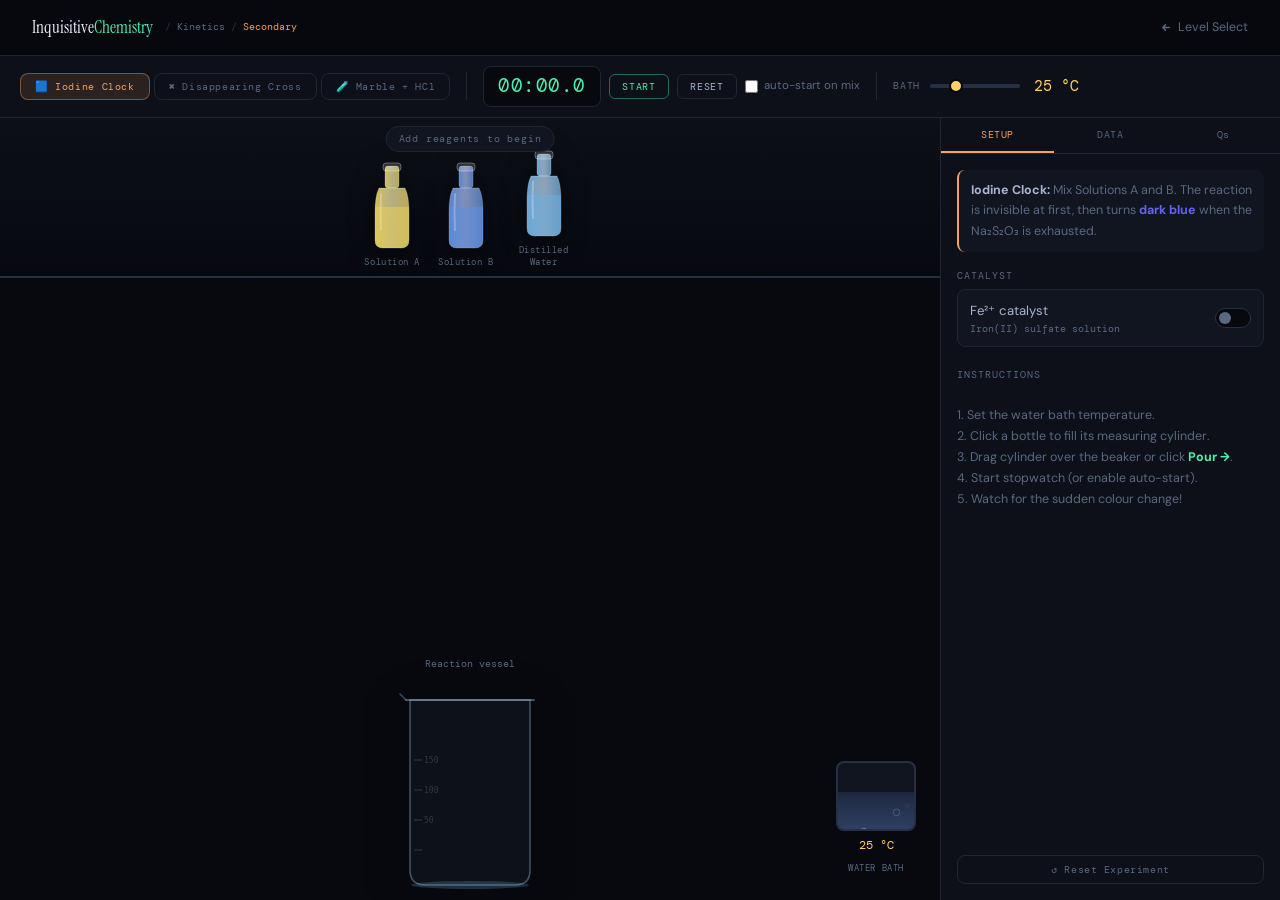
<file: kinetics_lab/secondary.html>
<!DOCTYPE html>
<html lang="en">
<head>
<meta charset="UTF-8">
<meta name="viewport" content="width=device-width, initial-scale=1.0">
<title>Kinetics Lab — Secondary · InquisitiveChemistry</title>
<link rel="preconnect" href="https://fonts.googleapis.com">
<link rel="preconnect" href="https://fonts.gstatic.com" crossorigin>
<link href="https://fonts.googleapis.com/css2?family=Instrument+Serif:ital@0;1&family=DM+Sans:wght@300;400;500;600&family=DM+Mono:wght@400;500&display=swap" rel="stylesheet">
<style>
*, *::before, *::after { box-sizing:border-box; margin:0; padding:0; }
:root {
  --bg:#07090f; --surface:#0d1018; --surface2:#111520;
  --border:#1e2535; --border2:#263045;
  --accent:#4df0b0; --accent2:#38d49a;
  --gold:#ffd166; --amber:#f4a261; --purple:#c77dff; --red:#ff6b6b; --blue:#4d9fff;
  --text:#eef2ff; --text-mid:#a8b4d0; --text-dim:#5a6882;
  --glow:rgba(77,240,176,0.1);
}
html { scroll-behavior:smooth; }
body { background:var(--bg); color:var(--text); font-family:'DM Sans',sans-serif; line-height:1.6; overflow-x:hidden; min-height:100vh; display:flex; flex-direction:column; }

/* ── NAV ── */
nav { position:fixed; top:0; left:0; right:0; z-index:200; display:flex; align-items:center; padding:0 32px; height:56px; background:rgba(7,9,15,0.95); backdrop-filter:blur(16px); border-bottom:1px solid var(--border); gap:12px; flex-shrink:0; }
.nav-logo { font-family:'Instrument Serif',serif; font-size:1.05rem; color:var(--text); text-decoration:none; white-space:nowrap; }
.nav-logo span { color:var(--accent); }
.nav-crumb { display:flex; align-items:center; gap:6px; font-family:'DM Mono',monospace; font-size:0.65rem; color:var(--text-dim); }
.nav-crumb .sep { color:var(--border2); }
.nav-crumb .cur { color:var(--amber); }
.nav-actions { margin-left:auto; display:flex; align-items:center; gap:12px; }
.nav-back { font-size:0.78rem; color:var(--text-dim); text-decoration:none; transition:color 0.2s; display:flex; align-items:center; gap:5px; }
.nav-back:hover { color:var(--text); }

/* ── LAYOUT ── */
.lab-shell { display:grid; grid-template-columns:1fr 340px; grid-template-rows:auto 1fr; height:calc(100vh - 56px); margin-top:56px; overflow:hidden; }
.lab-top    { grid-column:1/-1; background:var(--surface); border-bottom:1px solid var(--border); padding:10px 20px; display:flex; align-items:center; gap:16px; flex-wrap:wrap; }
.lab-bench  { background:var(--bg); overflow:hidden; position:relative; }
.lab-panel  { background:var(--surface); border-left:1px solid var(--border); display:flex; flex-direction:column; overflow:hidden; }

/* ── TOP BAR ── */
.exp-tabs { display:flex; gap:4px; }
.exp-tab {
  font-family:'DM Mono',monospace; font-size:0.65rem; letter-spacing:0.06em;
  padding:6px 14px; border-radius:8px; border:1px solid var(--border);
  background:transparent; color:var(--text-dim); cursor:pointer; transition:all 0.2s;
}
.exp-tab:hover { border-color:var(--border2); color:var(--text-mid); }
.exp-tab.active { background:rgba(244,162,97,0.12); border-color:rgba(244,162,97,0.4); color:var(--amber); }

.divider-v { width:1px; height:28px; background:var(--border); flex-shrink:0; }

/* Stopwatch */
.stopwatch-wrap { display:flex; align-items:center; gap:8px; }
.sw-display {
  font-family:'DM Mono',monospace; font-size:1.2rem; letter-spacing:0.08em;
  color:var(--accent); background:var(--bg); border:1px solid var(--border);
  border-radius:8px; padding:4px 14px; min-width:100px; text-align:center;
  transition:color 0.3s;
}
.sw-display.running { color:var(--gold); }
.sw-btn {
  font-family:'DM Mono',monospace; font-size:0.62rem; letter-spacing:0.08em;
  padding:5px 12px; border-radius:6px; border:1px solid var(--border);
  background:transparent; color:var(--text-mid); cursor:pointer; transition:all 0.2s;
}
.sw-btn.start  { border-color:rgba(77,240,176,0.4); color:var(--accent); }
.sw-btn.start:hover  { background:var(--glow); }
.sw-btn.stop   { border-color:rgba(255,107,107,0.4); color:var(--red); }
.sw-btn.stop:hover   { background:rgba(255,107,107,0.08); }
.sw-btn.reset  { }
.sw-btn.reset:hover  { border-color:var(--border2); color:var(--text); }

.sw-auto-label { font-size:0.72rem; color:var(--text-dim); display:flex; align-items:center; gap:6px; cursor:pointer; user-select:none; white-space:nowrap; }
.sw-auto-label input { accent-color:var(--amber); cursor:pointer; }

/* Temperature bath */
.temp-wrap { display:flex; align-items:center; gap:10px; }
.temp-label { font-family:'DM Mono',monospace; font-size:0.62rem; letter-spacing:0.08em; color:var(--text-dim); white-space:nowrap; }
.temp-display { font-family:'DM Mono',monospace; font-size:0.95rem; color:var(--gold); min-width:52px; text-align:center; }
.temp-slider { -webkit-appearance:none; appearance:none; width:90px; height:4px; border-radius:2px; background:var(--border2); outline:none; }
.temp-slider::-webkit-slider-thumb { -webkit-appearance:none; width:14px; height:14px; border-radius:50%; background:var(--gold); cursor:pointer; border:2px solid var(--bg); }

/* ── BENCH ── */
.bench-content { width:100%; height:100%; position:relative; display:flex; align-items:flex-end; justify-content:center; padding-bottom:24px; gap:0; }

/* Shelf at back */
.shelf {
  position:absolute; top:0; left:0; right:0; height:160px;
  background:linear-gradient(to bottom, rgba(13,16,24,0.9), transparent);
  border-bottom:2px solid var(--border2);
  display:flex; align-items:flex-end; justify-content:center; gap:18px;
  padding-bottom:8px; z-index:10;
}

/* Reagent bottle */
.bottle {
  display:flex; flex-direction:column; align-items:center; gap:4px;
  cursor:grab; user-select:none; position:relative;
  transition:transform 0.15s;
}
.bottle:hover { transform:translateY(-4px); }
.bottle:active { cursor:grabbing; }

.bottle-svg { filter:drop-shadow(0 4px 12px rgba(0,0,0,0.5)); }

.bottle-label {
  font-family:'DM Mono',monospace; font-size:0.58rem; letter-spacing:0.06em;
  color:var(--text-dim); text-align:center; max-width:64px; line-height:1.3;
}

/* Measuring cylinder */
.cylinder-area {
  position:absolute; bottom:24px; left:0; right:0;
  display:flex; align-items:flex-end; justify-content:center; gap:24px;
  z-index:5;
}
.cylinder-wrap {
  display:flex; flex-direction:column; align-items:center; gap:6px;
  opacity:0; transform:translateY(12px);
  transition:opacity 0.3s, transform 0.3s;
}
.cylinder-wrap.visible { opacity:1; transform:translateY(0); }

.cylinder-outer {
  position:relative; width:44px; height:140px;
  cursor:ns-resize; user-select:none;
}
.cyl-body {
  position:absolute; bottom:0; left:50%; transform:translateX(-50%);
  width:32px; height:130px;
  background:rgba(255,255,255,0.04); border:1.5px solid rgba(255,255,255,0.18);
  border-radius:2px 2px 4px 4px; overflow:visible;
}
/* Graduation marks */
.cyl-grads {
  position:absolute; left:0; right:0; top:0; bottom:0; pointer-events:none;
}
.cyl-liquid {
  position:absolute; bottom:0; left:0; right:0;
  border-radius:0 0 3px 3px;
  transition:height 0.15s;
}
.cyl-meniscus {
  position:absolute; top:-3px; left:0; right:0; height:6px;
  border-radius:50% 50% 0 0;
  opacity:0.7;
}
.cyl-reading {
  position:absolute; right:-38px; font-family:'DM Mono',monospace; font-size:0.6rem;
  color:var(--accent); white-space:nowrap; pointer-events:none;
  transition:top 0.15s;
}
.cyl-label { font-family:'DM Mono',monospace; font-size:0.6rem; color:var(--text-dim); text-align:center; }
.cyl-vol { font-family:'DM Mono',monospace; font-size:0.75rem; color:var(--text-mid); text-align:center; }
.cyl-pour-btn {
  font-family:'DM Mono',monospace; font-size:0.6rem; padding:4px 10px;
  border-radius:6px; border:1px solid rgba(77,240,176,0.3);
  background:transparent; color:var(--accent); cursor:pointer;
  transition:all 0.2s; white-space:nowrap;
}
.cyl-pour-btn:hover { background:var(--glow); }
.cyl-pour-btn:disabled { opacity:0.3; cursor:default; }

/* Reaction vessel */
.vessel-area {
  position:absolute; bottom:0; left:50%; transform:translateX(-50%);
  display:flex; flex-direction:column; align-items:center; gap:4px;
  z-index:8;
}
.vessel-wrap {
  position:relative; width:180px; height:220px;
  filter:drop-shadow(0 8px 24px rgba(0,0,0,0.6));
}
.vessel-label-row {
  font-family:'DM Mono',monospace; font-size:0.62rem; color:var(--text-dim);
  text-align:center; margin-bottom:4px;
}

/* Cross experiment cross */
.cross-container {
  position:absolute; bottom:-32px; left:50%; transform:translateX(-50%);
  width:64px; height:64px; display:none;
}
.cross-svg { width:64px; height:64px; }
.vessel-area.cross-mode .cross-container { display:block; }

/* Reaction status badge */
.reaction-status {
  position:absolute; top:8px; left:50%; transform:translateX(-50%);
  font-family:'DM Mono',monospace; font-size:0.62rem; letter-spacing:0.08em;
  padding:4px 12px; border-radius:20px; background:var(--surface2);
  border:1px solid var(--border); color:var(--text-dim); white-space:nowrap;
  transition:all 0.5s; z-index:20;
}
.reaction-status.ready    { border-color:rgba(77,240,176,0.3); color:var(--accent); }
.reaction-status.reacting { border-color:rgba(255,209,102,0.4); color:var(--gold); }
.reaction-status.done     { border-color:rgba(199,125,255,0.4); color:var(--purple); }

/* Thermal bath */
.bath-area {
  position:absolute; bottom:24px; right:24px;
  display:flex; flex-direction:column; align-items:center; gap:6px;
  z-index:6;
}
.bath-visual {
  width:80px; height:70px; border-radius:8px;
  border:2px solid var(--border2); background:var(--surface2);
  position:relative; overflow:hidden; cursor:default;
}
.bath-liquid {
  position:absolute; bottom:0; left:0; right:0; height:55%;
  background:linear-gradient(to top, rgba(77,160,255,0.35), rgba(77,200,255,0.15));
  transition:background 1s;
}
.bath-bubbles { position:absolute; inset:0; pointer-events:none; }
.bath-temp-display { font-family:'DM Mono',monospace; font-size:0.72rem; color:var(--gold); }
.bath-label { font-family:'DM Mono',monospace; font-size:0.58rem; color:var(--text-dim); letter-spacing:0.06em; }

/* Pour animation overlay */
.pour-anim {
  position:absolute; pointer-events:none; z-index:50;
  width:3px; background:transparent;
  transform-origin:top center;
}

/* ── PANEL ── */
.panel-tabs { display:flex; border-bottom:1px solid var(--border); flex-shrink:0; }
.ptab {
  flex:1; font-family:'DM Mono',monospace; font-size:0.6rem; letter-spacing:0.06em;
  padding:10px 4px; text-align:center; color:var(--text-dim); cursor:pointer;
  border-bottom:2px solid transparent; transition:all 0.2s; background:none; border-top:none; border-left:none; border-right:none;
}
.ptab:hover { color:var(--text-mid); }
.ptab.active { color:var(--amber); border-bottom-color:var(--amber); }

.panel-body { flex:1; overflow-y:auto; padding:16px; display:flex; flex-direction:column; gap:16px; }
.panel-body::-webkit-scrollbar { width:4px; }
.panel-body::-webkit-scrollbar-track { background:transparent; }
.panel-body::-webkit-scrollbar-thumb { background:var(--border2); border-radius:2px; }

/* Particle size selector (marble) */
.psize-select { display:flex; gap:8px; flex-wrap:wrap; }
.psize-opt {
  flex:1; min-width:60px; padding:10px 8px; border-radius:8px; text-align:center;
  border:1px solid var(--border); background:var(--surface2); cursor:pointer;
  transition:all 0.2s;
}
.psize-opt:hover { border-color:var(--border2); }
.psize-opt.selected { border-color:rgba(77,240,176,0.5); background:rgba(77,240,176,0.08); }
.psize-icon { font-size:1.2rem; margin-bottom:4px; }
.psize-name { font-family:'DM Mono',monospace; font-size:0.6rem; color:var(--text-dim); }
.psize-opt.selected .psize-name { color:var(--accent); }

/* Catalyst toggle */
.catalyst-row { display:flex; align-items:center; justify-content:space-between; padding:10px 12px; border-radius:8px; background:var(--surface2); border:1px solid var(--border); }
.catalyst-name { font-size:0.82rem; color:var(--text-mid); }
.catalyst-sub  { font-family:'DM Mono',monospace; font-size:0.6rem; color:var(--text-dim); }
.cat-toggle { width:36px; height:20px; border-radius:10px; border:1px solid var(--border2); background:var(--bg); position:relative; cursor:pointer; transition:background 0.2s; flex-shrink:0; }
.cat-toggle.on { background:rgba(77,240,176,0.2); border-color:var(--accent); }
.cat-toggle::after { content:''; position:absolute; top:3px; left:3px; width:12px; height:12px; border-radius:50%; background:var(--text-dim); transition:transform 0.2s, background 0.2s; }
.cat-toggle.on::after { transform:translateX(16px); background:var(--accent); }

/* Data table */
.data-table-wrap { overflow-x:auto; }
table { width:100%; border-collapse:collapse; font-size:0.75rem; }
th { font-family:'DM Mono',monospace; font-size:0.58rem; letter-spacing:0.06em; color:var(--text-dim); padding:6px 8px; text-align:left; border-bottom:1px solid var(--border); white-space:nowrap; }
td { padding:6px 8px; border-bottom:1px solid var(--border); color:var(--text-mid); font-family:'DM Mono',monospace; font-size:0.7rem; }
tr:last-child td { border-bottom:none; }
.td-new { color:var(--accent); }

.table-btns { display:flex; gap:8px; margin-top:8px; }
.tbl-btn {
  font-family:'DM Mono',monospace; font-size:0.6rem; padding:5px 12px;
  border-radius:6px; border:1px solid var(--border); background:transparent;
  color:var(--text-dim); cursor:pointer; transition:all 0.2s;
}
.tbl-btn:hover { border-color:var(--border2); color:var(--text-mid); }
.tbl-btn.primary { border-color:rgba(77,240,176,0.35); color:var(--accent); }
.tbl-btn.primary:hover { background:var(--glow); }
.tbl-btn.danger  { border-color:rgba(255,107,107,0.3); color:var(--red); }
.tbl-btn.danger:hover { background:rgba(255,107,107,0.06); }

/* Questions */
.question-block { display:flex; flex-direction:column; gap:8px; }
.q-num { font-family:'DM Mono',monospace; font-size:0.6rem; color:var(--amber); letter-spacing:0.06em; }
.q-text { font-size:0.82rem; color:var(--text-mid); line-height:1.6; }
.q-input { width:100%; background:var(--bg); border:1px solid var(--border); border-radius:8px; padding:8px 10px; font-family:'DM Sans',sans-serif; font-size:0.8rem; color:var(--text); resize:vertical; min-height:60px; transition:border-color 0.2s; outline:none; }
.q-input:focus { border-color:rgba(244,162,97,0.4); }

/* Hint / instruction text */
.hint { font-size:0.78rem; color:var(--text-dim); line-height:1.65; padding:10px 12px; background:var(--surface2); border-radius:8px; border-left:2px solid var(--amber); }
.hint strong { color:var(--text-mid); }

/* Section headings in panel */
.panel-section-hdr { font-family:'DM Mono',monospace; font-size:0.6rem; letter-spacing:0.1em; text-transform:uppercase; color:var(--text-dim); margin-bottom:6px; }

/* Reset btn */
.reset-experiment-btn {
  font-family:'DM Mono',monospace; font-size:0.62rem; letter-spacing:0.06em;
  padding:7px 16px; border-radius:8px; border:1px solid var(--border);
  background:transparent; color:var(--text-dim); cursor:pointer; transition:all 0.2s; margin-top:auto;
}
.reset-experiment-btn:hover { border-color:rgba(255,107,107,0.3); color:var(--red); }

/* ── DRAG GHOST ── */
.drag-ghost {
  position:fixed; z-index:9999; pointer-events:none;
  font-family:'DM Mono',monospace; font-size:0.7rem;
  padding:6px 12px; background:var(--surface2); border:1px solid var(--border2);
  border-radius:8px; color:var(--text-mid);
  transform:translate(-50%, -50%);
  box-shadow:0 8px 24px rgba(0,0,0,0.5);
}

/* ── VESSEL DROP HIGHLIGHT ── */
.vessel-wrap.drag-over { filter:drop-shadow(0 0 16px rgba(77,240,176,0.5)); }

/* ── POUR STREAM ── */
@keyframes pourStream { 0%{opacity:0;scaleY:0} 10%{opacity:1;scaleY:1} 90%{opacity:1} 100%{opacity:0} }

/* ── RESPONSIVE ── */
@media (max-width:900px) {
  .lab-shell { grid-template-columns:1fr; grid-template-rows:auto 1fr auto; height:auto; overflow:visible; }
  .lab-panel { max-height:400px; border-left:none; border-top:1px solid var(--border); }
  .lab-bench { height:480px; }
}
</style>
</head>
<body>

<nav>
  <a href="../index.html" class="nav-logo">Inquisitive<span>Chemistry</span></a>
  <div class="nav-crumb">
    <span class="sep">/</span>
    <a href="index.html" style="color:var(--text-dim);text-decoration:none;">Kinetics</a>
    <span class="sep">/</span>
    <span class="cur">Secondary</span>
  </div>
  <div class="nav-actions">
    <a href="index.html" class="nav-back">
      <svg width="13" height="13" viewBox="0 0 14 14" fill="none">
        <path d="M10 7H4M6 4L3 7l3 3" stroke="currentColor" stroke-width="1.5" stroke-linecap="round" stroke-linejoin="round"/>
      </svg>
      Level Select
    </a>
  </div>
</nav>

<div class="lab-shell">

  <!-- TOP BAR -->
  <div class="lab-top">
    <!-- Experiment selector -->
    <div class="exp-tabs">
      <button class="exp-tab active" data-exp="iodine">🟦 Iodine Clock</button>
      <button class="exp-tab" data-exp="cross">✖ Disappearing Cross</button>
      <button class="exp-tab" data-exp="marble">🧪 Marble + HCl</button>
    </div>

    <div class="divider-v"></div>

    <!-- Stopwatch -->
    <div class="stopwatch-wrap">
      <div class="sw-display" id="swDisplay">00:00.0</div>
      <button class="sw-btn start" id="swStartBtn">START</button>
      <button class="sw-btn reset" id="swResetBtn">RESET</button>
      <label class="sw-auto-label">
        <input type="checkbox" id="swAutoCheck"> auto-start on mix
      </label>
    </div>

    <div class="divider-v"></div>

    <!-- Temperature bath -->
    <div class="temp-wrap">
      <span class="temp-label">BATH</span>
      <input type="range" class="temp-slider" id="tempSlider" min="10" max="70" value="25" step="5">
      <span class="temp-display" id="tempDisplay">25 °C</span>
    </div>
  </div>

  <!-- BENCH -->
  <div class="lab-bench" id="labBench">
    <div class="reaction-status" id="reactionStatus">Add reagents to begin</div>

    <!-- Reagent shelf -->
    <div class="shelf" id="reagentShelf">
      <!-- Bottles rendered by JS -->
    </div>

    <!-- Measuring cylinders -->
    <div class="cylinder-area" id="cylinderArea">
      <!-- Rendered by JS -->
    </div>

    <!-- Reaction vessel -->
    <div class="vessel-area" id="vesselArea">
      <div class="vessel-label-row" id="vesselLabelRow">Reaction vessel</div>
      <div class="vessel-wrap" id="vesselWrap">
        <svg id="vesselSvg" viewBox="0 0 180 220" width="180" height="220" style="overflow:visible;">
          <!-- Beaker shape (default) -->
          <g id="beakerGroup">
            <!-- Glass walls -->
            <path d="M30 20 L30 190 Q30 205 45 205 L135 205 Q150 205 150 190 L150 20 Z"
                  fill="rgba(180,220,255,0.04)" stroke="rgba(180,220,255,0.35)" stroke-width="1.5"/>
            <!-- Lip -->
            <path d="M26 20 L154 20" stroke="rgba(180,220,255,0.35)" stroke-width="2" stroke-linecap="round"/>
            <!-- Spout notch -->
            <path d="M26 20 L20 14" stroke="rgba(180,220,255,0.3)" stroke-width="1.5" stroke-linecap="round"/>
            <!-- Graduation marks on beaker -->
            <line x1="34" y1="80"  x2="42" y2="80"  stroke="rgba(180,220,255,0.2)" stroke-width="1"/>
            <line x1="34" y1="110" x2="42" y2="110" stroke="rgba(180,220,255,0.2)" stroke-width="1"/>
            <line x1="34" y1="140" x2="42" y2="140" stroke="rgba(180,220,255,0.2)" stroke-width="1"/>
            <line x1="34" y1="170" x2="42" y2="170" stroke="rgba(180,220,255,0.2)" stroke-width="1"/>
            <text x="44" y="83"  font-family="monospace" font-size="8" fill="rgba(180,220,255,0.2)">150</text>
            <text x="44" y="113" font-family="monospace" font-size="8" fill="rgba(180,220,255,0.2)">100</text>
            <text x="44" y="143" font-family="monospace" font-size="8" fill="rgba(180,220,255,0.2)">50</text>
            <!-- Liquid inside beaker -->
            <clipPath id="beakerClip">
              <rect x="31" y="20" width="118" height="185"/>
            </clipPath>
            <rect id="beakerLiquid" x="31" y="185" width="118" height="0" fill="rgba(77,180,255,0.25)" clip-path="url(#beakerClip)" style="transition:y 0.8s, height 0.8s, fill 1s;"/>
            <!-- Reaction colour overlay -->
            <rect id="reactionOverlay" x="31" y="20" width="118" height="185" fill="transparent" clip-path="url(#beakerClip)" style="transition:fill 0.5s; pointer-events:none;"/>
            <!-- Meniscus -->
            <ellipse id="beakerMeniscus" cx="90" cy="185" rx="59" ry="4" fill="rgba(120,200,255,0.2)" style="transition:cy 0.8s;"/>
          </g>
        </svg>
        <!-- Cross for thiosulfate experiment -->
        <div class="cross-container" id="crossContainer">
          <svg class="cross-svg" viewBox="0 0 64 64">
            <line x1="8" y1="32" x2="56" y2="32" stroke="rgba(200,200,200,0.85)" stroke-width="4" stroke-linecap="round" id="crossH"/>
            <line x1="32" y1="8" x2="32" y2="56" stroke="rgba(200,200,200,0.85)" stroke-width="4" stroke-linecap="round" id="crossV"/>
          </svg>
        </div>
      </div>
    </div>

    <!-- Thermal bath visual -->
    <div class="bath-area" id="bathArea">
      <div class="bath-visual" id="bathVisual">
        <div class="bath-liquid" id="bathLiquid"></div>
        <canvas class="bath-bubbles" id="bathBubbles" width="80" height="70"></canvas>
      </div>
      <div class="bath-temp-display" id="bathTempDisplay">25 °C</div>
      <div class="bath-label">WATER BATH</div>
    </div>

  </div><!-- /lab-bench -->

  <!-- SIDE PANEL -->
  <div class="lab-panel">
    <div class="panel-tabs">
      <button class="ptab active" data-tab="setup">SETUP</button>
      <button class="ptab" data-tab="data">DATA</button>
      <button class="ptab" data-tab="questions">Qs</button>
    </div>

    <!-- SETUP TAB -->
    <div class="panel-body" id="tabSetup">

      <div class="hint" id="expHint">
        <strong>Iodine Clock:</strong> Mix Solutions A and B. The reaction is invisible at first, then the liquid suddenly turns dark blue when the Na₂S₂O₃ is used up.
      </div>

      <!-- Marble particle size (hidden unless marble experiment) -->
      <div id="particleSizeSection" style="display:none;">
        <div class="panel-section-hdr">Particle Size</div>
        <div class="psize-select" id="psizeSelect">
          <div class="psize-opt" data-size="powder">
            <div class="psize-icon">🌫️</div>
            <div class="psize-name">Powder</div>
          </div>
          <div class="psize-opt selected" data-size="chips">
            <div class="psize-icon">◻️</div>
            <div class="psize-name">Chips</div>
          </div>
          <div class="psize-opt" data-size="lumps">
            <div class="psize-icon">🪨</div>
            <div class="psize-name">Lumps</div>
          </div>
        </div>
      </div>

      <!-- Catalyst (hidden for marble) -->
      <div id="catalystSection">
        <div class="panel-section-hdr">Catalyst</div>
        <div class="catalyst-row" id="catalystRow">
          <div>
            <div class="catalyst-name" id="catalystName">Fe²⁺ catalyst</div>
            <div class="catalyst-sub" id="catalystSub">Iron(II) sulfate solution</div>
          </div>
          <div class="cat-toggle" id="catToggle"></div>
        </div>
      </div>

      <div class="panel-section-hdr" style="margin-top:4px;">Instructions</div>
      <div style="font-size:0.78rem; color:var(--text-dim); line-height:1.7;" id="expInstructions">
        1. Set the water bath temperature.<br>
        2. Click a reagent bottle on the shelf to fill its measuring cylinder.<br>
        3. Drag the cylinder over the beaker, or click <strong style="color:var(--accent)">Pour →</strong>.<br>
        4. Start the stopwatch before (or enable auto-start).<br>
        5. Observe the colour change and record the time.
      </div>

      <button class="reset-experiment-btn" id="resetBtn">↺ Reset Experiment</button>
    </div>

    <!-- DATA TAB -->
    <div class="panel-body" id="tabData" style="display:none;">
      <div class="panel-section-hdr">Results Table</div>
      <div class="data-table-wrap">
        <table id="resultsTable">
          <thead>
            <tr>
              <th>#</th>
              <th id="col2Hdr">Vol A (mL)</th>
              <th id="col3Hdr">Vol B (mL)</th>
              <th>H₂O (mL)</th>
              <th>Temp (°C)</th>
              <th>Time (s)</th>
            </tr>
          </thead>
          <tbody id="resultsBody">
            <tr><td colspan="6" style="color:var(--text-dim);text-align:center;padding:16px 8px;">No results yet. Run an experiment and click Record.</td></tr>
          </tbody>
        </table>
      </div>
      <div class="table-btns">
        <button class="tbl-btn primary" id="recordBtn">+ Record Result</button>
        <button class="tbl-btn danger" id="clearTableBtn">Clear</button>
      </div>
    </div>

    <!-- QUESTIONS TAB -->
    <div class="panel-body" id="tabQuestions" style="display:none;">
      <div id="questionsContent">
        <!-- Populated by JS based on experiment -->
      </div>
    </div>

  </div><!-- /lab-panel -->

</div><!-- /lab-shell -->

<script>
// ─── STATE ─────────────────────────────────────────────────────────────────

const state = {
  experiment: 'iodine',   // 'iodine' | 'cross' | 'marble'
  temperature: 25,
  particleSize: 'chips',  // marble only
  catalystOn: false,

  // Volumes poured into vessel (mL)
  volumes: {},            // { reagentId: mL }
  totalVolumeTarget: 100, // mL total

  // Reaction
  reactionStarted: false,
  reactionProgress: 0,    // 0→1
  reactionDone: false,
  reactionTimer: null,
  reactionDuration: 0,    // seconds

  // Stopwatch
  swRunning: false,
  swStartTime: null,
  swElapsed: 0,
  swRaf: null,
  swAutoStart: false,

  // Cylinders: { reagentId: { vol: mL, max: mL, poured: bool } }
  cylinders: {},

  // Active cylinder being dragged
  draggingCyl: null,
};

// ─── EXPERIMENT DEFINITIONS ────────────────────────────────────────────────

const EXPERIMENTS = {
  iodine: {
    name: 'Iodine Clock',
    hint: '<strong>Iodine Clock:</strong> Mix Solutions A and B. The reaction is invisible at first, then turns <strong style="color:#6464ee">dark blue</strong> when the Na₂S₂O₃ is exhausted.',
    reagents: [
      { id:'solA', label:'Solution A', sublabel:'H₂O₂ + H₂SO₄', color:'rgba(255,245,180,0.7)', colorHex:'#fff5b4', maxVol:50 },
      { id:'solB', label:'Solution B', sublabel:'KI + starch + Na₂S₂O₃', color:'rgba(180,200,255,0.7)', colorHex:'#b4c8ff', maxVol:50 },
      { id:'water', label:'Distilled Water', sublabel:'H₂O', color:'rgba(200,230,255,0.55)', colorHex:'#c8e6ff', maxVol:80 },
      { id:'catalyst', label:'Catalyst', sublabel:'FeSO₄ (aq)', color:'rgba(180,255,180,0.7)', colorHex:'#b4ffb4', maxVol:10 },
    ],
    catalystId: 'catalyst',
    catalystName: 'Fe²⁺ catalyst',
    catalystSub: 'Iron(II) sulfate solution',
    endColor: 'rgba(30,20,100,0.85)',   // deep blue/black
    endColorHex: '#1e1464',
    progressColor: (p) => {
      // Gradual deepening blue transition only in last 20% of time
      if (p < 0.8) return null;
      const t = (p - 0.8) / 0.2; // 0→1 in final 20%
      const alpha = t * 0.85;
      return `rgba(30,20,100,${alpha.toFixed(2)})`;
    },
    instructions: '1. Set the water bath temperature.<br>2. Click a bottle to fill its measuring cylinder.<br>3. Drag cylinder over the beaker or click <strong style="color:var(--accent)">Pour →</strong>.<br>4. Start stopwatch (or enable auto-start).<br>5. Watch for the sudden colour change!',
    questions: [
      { q:'What did you observe when solutions A and B were mixed? Describe what happened over time.', ph:'Describe the colour changes you saw...' },
      { q:'How does increasing the volume of Solution A (while keeping B and water constant) affect the time to colour change? What does this tell you about concentration?', ph:'Write your observation and explanation...' },
      { q:'How does temperature affect the reaction rate? Suggest a particle-level explanation.', ph:'Use ideas about particle collision and energy...' },
      { q:'What is the role of the catalyst? How does it affect the time to colour change?', ph:'Write your observation and explanation...' },
    ],
    col2: 'Vol A (mL)', col3: 'Vol B (mL)',
  },
  cross: {
    name: 'Disappearing Cross',
    hint: '<strong>Disappearing Cross:</strong> Mix Na₂S₂O₃ and HCl. Sulfur precipitate forms and slowly obscures the cross beneath the conical flask.',
    reagents: [
      { id:'thio', label:'Na₂S₂O₃', sublabel:'Sodium thiosulfate', color:'rgba(220,230,255,0.6)', colorHex:'#dce6ff', maxVol:50 },
      { id:'hcl',  label:'HCl', sublabel:'Dilute hydrochloric acid', color:'rgba(255,220,180,0.55)', colorHex:'#ffdcb4', maxVol:50 },
      { id:'water', label:'Distilled Water', sublabel:'H₂O', color:'rgba(200,230,255,0.55)', colorHex:'#c8e6ff', maxVol:80 },
    ],
    catalystId: null,
    endColor: 'rgba(230,210,160,0.82)',  // cloudy sulfur yellow-white
    progressColor: (p) => {
      // Gradual cloudiness increase from the start
      const alpha = p * 0.82;
      return `rgba(230,210,160,${alpha.toFixed(2)})`;
    },
    crossVisible: true,
    instructions: '1. Place a conical flask over the cross drawn on paper.<br>2. Measure and add the reagents.<br>3. Start the stopwatch.<br>4. Record the time when you can no longer see the cross.',
    questions: [
      { q:'Describe what you observed in the flask over time. Why does the solution become cloudy?', ph:'Na₂S₂O₃ + HCl → ...' },
      { q:'How does the volume of Na₂S₂O₃ (concentration) affect the time for the cross to disappear?', ph:'Write your observation...' },
      { q:'How does temperature change the rate of this reaction? How can you tell from the cross?', ph:'Describe what happened at different temperatures...' },
      { q:'Write the word equation and symbol equation for this reaction.', ph:'Na₂S₂O₃ + HCl →...' },
    ],
    col2: 'Vol Thio (mL)', col3: 'Vol HCl (mL)',
  },
  marble: {
    name: 'Marble Chips + HCl',
    hint: '<strong>Marble Chips + HCl:</strong> CaCO₃ + 2HCl → CaCl₂ + H₂O + CO₂. Watch the bubbles and observe how particle size affects the rate.',
    reagents: [
      { id:'hcl',   label:'HCl', sublabel:'Dilute hydrochloric acid', color:'rgba(255,220,180,0.55)', colorHex:'#ffdcb4', maxVol:60 },
      { id:'water', label:'Distilled Water', sublabel:'H₂O', color:'rgba(200,230,255,0.55)', colorHex:'#c8e6ff', maxVol:80 },
    ],
    catalystId: null,
    showParticleSize: true,
    endColor: 'rgba(200,230,255,0.3)',
    progressColor: (p) => null, // bubbles shown instead
    instructions: '1. Select the particle size (powder, chips, or lumps).<br>2. Add marble chips to the vessel (they are added automatically when you pour HCl).<br>3. Measure and pour HCl into the beaker.<br>4. Observe the rate of CO₂ bubbling.',
    questions: [
      { q:'How did the rate of bubbling differ between powder, chips, and lumps? Why?', ph:'Describe the bubble rates and explain using surface area...' },
      { q:'How does increasing HCl concentration (more HCl, less water) change the rate?', ph:'Write your observation and a particle-level explanation...' },
      { q:'Sketch a graph of "amount of CO₂ produced" vs "time" for the three particle sizes on the same axes.', ph:'Describe the shape of each curve...' },
      { q:'Which factor (particle size or concentration) had a bigger effect on rate in your experiments? Justify your answer with data.', ph:'Quote specific time values to support your answer...' },
    ],
    col2: 'Vol HCl (mL)', col3: 'Particle Size',
  },
};

// ─── DOM REFS ──────────────────────────────────────────────────────────────

const els = {
  reactionStatus: document.getElementById('reactionStatus'),
  reagentShelf:   document.getElementById('reagentShelf'),
  cylinderArea:   document.getElementById('cylinderArea'),
  vesselArea:     document.getElementById('vesselArea'),
  vesselWrap:     document.getElementById('vesselWrap'),
  beakerLiquid:   document.getElementById('beakerLiquid'),
  beakerMeniscus: document.getElementById('beakerMeniscus'),
  reactionOverlay:document.getElementById('reactionOverlay'),
  crossContainer: document.getElementById('crossContainer'),
  crossH:         document.getElementById('crossH'),
  crossV:         document.getElementById('crossV'),
  bathLiquid:     document.getElementById('bathLiquid'),
  bathTempDisplay:document.getElementById('bathTempDisplay'),
  tempSlider:     document.getElementById('tempSlider'),
  tempDisplay:    document.getElementById('tempDisplay'),
  swDisplay:      document.getElementById('swDisplay'),
  swStartBtn:     document.getElementById('swStartBtn'),
  swResetBtn:     document.getElementById('swResetBtn'),
  swAutoCheck:    document.getElementById('swAutoCheck'),
  expHint:        document.getElementById('expHint'),
  expInstructions:document.getElementById('expInstructions'),
  particleSection:document.getElementById('particleSizeSection'),
  catalystSection:document.getElementById('catalystSection'),
  catalystName:   document.getElementById('catalystName'),
  catalystSub:    document.getElementById('catalystSub'),
  catToggle:      document.getElementById('catToggle'),
  psizeSelect:    document.getElementById('psizeSelect'),
  resetBtn:       document.getElementById('resetBtn'),
  recordBtn:      document.getElementById('recordBtn'),
  clearTableBtn:  document.getElementById('clearTableBtn'),
  resultsBody:    document.getElementById('resultsBody'),
  col2Hdr:        document.getElementById('col2Hdr'),
  col3Hdr:        document.getElementById('col3Hdr'),
  questionsContent:document.getElementById('questionsContent'),
  labBench:       document.getElementById('labBench'),
  tabSetup:       document.getElementById('tabSetup'),
  tabData:        document.getElementById('tabData'),
  tabQuestions:   document.getElementById('tabQuestions'),
};

// ─── STOPWATCH ─────────────────────────────────────────────────────────────

function swFormat(ms) {
  const total = ms / 1000;
  const m = Math.floor(total / 60).toString().padStart(2, '0');
  const s = Math.floor(total % 60).toString().padStart(2, '0');
  const d = Math.floor((total % 1) * 10);
  return `${m}:${s}.${d}`;
}

function swTick() {
  if (!state.swRunning) return;
  const now = performance.now();
  state.swElapsed = now - state.swStartTime;
  els.swDisplay.textContent = swFormat(state.swElapsed);
  state.swRaf = requestAnimationFrame(swTick);
}

function swStart() {
  if (state.swRunning) return;
  state.swRunning = true;
  state.swStartTime = performance.now() - state.swElapsed;
  els.swDisplay.classList.add('running');
  els.swStartBtn.textContent = 'STOP';
  els.swStartBtn.className = 'sw-btn stop';
  els.swStartBtn.onclick = swStop;
  state.swRaf = requestAnimationFrame(swTick);
}

function swStop() {
  if (!state.swRunning) return;
  state.swRunning = false;
  cancelAnimationFrame(state.swRaf);
  els.swDisplay.classList.remove('running');
  els.swStartBtn.textContent = 'START';
  els.swStartBtn.className = 'sw-btn start';
  els.swStartBtn.onclick = swStart;
}

function swReset() {
  swStop();
  state.swElapsed = 0;
  els.swDisplay.textContent = '00:00.0';
}

els.swStartBtn.onclick = swStart;
els.swResetBtn.onclick  = swReset;
els.swAutoCheck.onchange = e => { state.swAutoStart = e.target.checked; };

// ─── TEMPERATURE ───────────────────────────────────────────────────────────

function updateTemp(val) {
  state.temperature = parseInt(val);
  els.tempDisplay.textContent = `${state.temperature} °C`;
  els.bathTempDisplay.textContent = `${state.temperature} °C`;
  // Bath liquid colour: cold=blue, warm=orange-red
  const t = (state.temperature - 10) / 60; // 0→1
  const r = Math.round(30 + t * 200);
  const g = Math.round(100 + t * 60);
  const b = Math.round(220 - t * 150);
  els.bathLiquid.style.background = `linear-gradient(to top, rgba(${r},${g},${b},0.45), rgba(${r},${g},${b},0.2))`;
}
els.tempSlider.oninput = e => updateTemp(e.target.value);
updateTemp(25);

// Bath bubbles canvas
const bathCtx = document.getElementById('bathBubbles').getContext('2d');
const bubbles = [];
function spawnBubble() {
  bubbles.push({ x: 10 + Math.random() * 60, y: 70, r: 1.5 + Math.random() * 2, vy: 0.4 + Math.random() * 0.4, alpha: 0.5 });
}
function drawBubbles() {
  bathCtx.clearRect(0, 0, 80, 70);
  const rate = (state.temperature - 10) / 60; // 0→1
  if (rate > 0.15 && Math.random() < rate * 0.3) spawnBubble();
  for (let i = bubbles.length - 1; i >= 0; i--) {
    const b = bubbles[i];
    b.y -= b.vy;
    b.alpha -= 0.008;
    if (b.y < 5 || b.alpha <= 0) { bubbles.splice(i, 1); continue; }
    bathCtx.beginPath();
    bathCtx.arc(b.x, b.y, b.r, 0, Math.PI * 2);
    bathCtx.strokeStyle = `rgba(180,220,255,${b.alpha})`;
    bathCtx.lineWidth = 0.8;
    bathCtx.stroke();
  }
  requestAnimationFrame(drawBubbles);
}
drawBubbles();

// ─── EXPERIMENT SWITCH ─────────────────────────────────────────────────────

function switchExperiment(expId) {
  state.experiment = expId;
  resetExperiment(false);

  const def = EXPERIMENTS[expId];

  // Tab buttons
  document.querySelectorAll('.exp-tab').forEach(t => {
    t.classList.toggle('active', t.dataset.exp === expId);
  });

  // Hint & instructions
  els.expHint.innerHTML = def.hint;
  els.expInstructions.innerHTML = def.instructions;

  // Particle size / catalyst sections
  els.particleSection.style.display = def.showParticleSize ? '' : 'none';
  els.catalystSection.style.display = def.catalystId ? '' : 'none';
  if (def.catalystId) {
    els.catalystName.textContent = def.catalystName;
    els.catalystSub.textContent  = def.catalystSub;
  }

  // Table headers
  els.col2Hdr.textContent = def.col2;
  els.col3Hdr.textContent = def.col3;

  // Cross visibility
  if (def.crossVisible) {
    els.vesselArea.classList.add('cross-mode');
    els.crossContainer.style.display = 'block';
  } else {
    els.vesselArea.classList.remove('cross-mode');
    els.crossContainer.style.display = 'none';
  }

  // Questions
  renderQuestions(def);

  // Build shelf & cylinders
  buildShelf(def);
}

document.querySelectorAll('.exp-tab').forEach(t => {
  t.onclick = () => switchExperiment(t.dataset.exp);
});

// ─── SHELF & CYLINDERS ─────────────────────────────────────────────────────

const BOTTLE_COLORS = {
  'rgba(255,245,180,0.7)': ['#e8d060','#fff5b4'],
  'rgba(180,200,255,0.7)': ['#6090e0','#b4c8ff'],
  'rgba(200,230,255,0.55)':['#70b0e0','#c8e6ff'],
  'rgba(180,255,180,0.7)': ['#50c050','#b4ffb4'],
  'rgba(220,230,255,0.6)': ['#8090d0','#dce6ff'],
  'rgba(255,220,180,0.55)':['#e09050','#ffdcb4'],
};

function bottleSvg(reagent, idx) {
  const [dark, light] = BOTTLE_COLORS[reagent.color] || ['#888','#ccc'];
  const gradId = `bgrad${idx}`;
  return `<svg class="bottle-svg" viewBox="0 0 54 90" width="54" height="90" xmlns="http://www.w3.org/2000/svg">
    <defs>
      <linearGradient id="${gradId}" x1="0%" y1="0%" x2="100%" y2="0%">
        <stop offset="0%"   stop-color="${dark}" stop-opacity="0.9"/>
        <stop offset="50%"  stop-color="${light}" stop-opacity="0.7"/>
        <stop offset="100%" stop-color="${dark}" stop-opacity="0.8"/>
      </linearGradient>
    </defs>
    <!-- Neck -->
    <rect x="20" y="4" width="14" height="22" rx="3" fill="url(#${gradId})" stroke="rgba(255,255,255,0.2)" stroke-width="1"/>
    <!-- Cap -->
    <rect x="18" y="1" width="18" height="8" rx="3" fill="rgba(255,255,255,0.15)" stroke="rgba(255,255,255,0.3)" stroke-width="1"/>
    <!-- Body -->
    <path d="M14 26 Q10 34 10 50 L10 78 Q10 86 18 86 L36 86 Q44 86 44 78 L44 50 Q44 34 40 26 Z"
          fill="url(#${gradId})" stroke="rgba(255,255,255,0.2)" stroke-width="1"/>
    <!-- Liquid -->
    <clipPath id="bclip${idx}"><path d="M14 26 Q10 34 10 50 L10 78 Q10 86 18 86 L36 86 Q44 86 44 78 L44 50 Q44 34 40 26 Z"/></clipPath>
    <rect x="10" y="45" width="34" height="41" fill="${dark}" opacity="0.55" clip-path="url(#bclip${idx})"/>
    <!-- Shine -->
    <path d="M16 32 Q15 50 16 68" stroke="rgba(255,255,255,0.25)" stroke-width="2" fill="none" stroke-linecap="round"/>
  </svg>`;
}

function buildShelf(def) {
  els.reagentShelf.innerHTML = '';
  els.cylinderArea.innerHTML = '';
  state.cylinders = {};
  state.volumes = {};

  // Don't show catalyst bottle if catalyst is a toggle-only item
  const reagents = def.catalystId
    ? def.reagents.filter(r => r.id !== def.catalystId)
    : def.reagents;

  reagents.forEach((r, i) => {
    // Bottle on shelf
    const bottle = document.createElement('div');
    bottle.className = 'bottle';
    bottle.dataset.reagentId = r.id;
    bottle.innerHTML = `${bottleSvg(r, i)}<div class="bottle-label">${r.label}</div>`;
    bottle.title = `Click to fill measuring cylinder for ${r.label}`;
    bottle.onclick = () => fillCylinder(r.id);
    els.reagentShelf.appendChild(bottle);

    // Cylinder state
    state.cylinders[r.id] = { vol: 0, max: r.maxVol, poured: false };
    state.volumes[r.id] = 0;

    // Measuring cylinder DOM
    const wrap = document.createElement('div');
    wrap.className = 'cylinder-wrap';
    wrap.dataset.reagentId = r.id;
    wrap.id = `cyl_${r.id}`;
    const [dark, light] = BOTTLE_COLORS[r.color] || ['#888','#ccc'];
    wrap.innerHTML = `
      <div class="cyl-label">${r.label}</div>
      <div class="cylinder-outer" id="cylo_${r.id}">
        <div class="cyl-body" id="cylbody_${r.id}">
          <svg style="position:absolute;inset:0;width:100%;height:100%;pointer-events:none;" viewBox="0 0 32 130">
            ${[0,25,50,75,100].map(p => {
              const y = 130 - (p / r.maxVol) * 110;
              return `<line x1="0" y1="${y}" x2="${p%50===0?10:6}" y2="${y}" stroke="rgba(180,220,255,0.25)" stroke-width="0.8"/>
                      ${p%25===0?`<text x="12" y="${y+3}" font-size="6" fill="rgba(180,220,255,0.25)" font-family="monospace">${Math.round(p/r.maxVol*r.maxVol)}</text>`:''}`;
            }).join('')}
          </svg>
          <div class="cyl-liquid" id="cyllib_${r.id}" style="background:linear-gradient(to top,${dark},${light});height:0%;"></div>
          <div class="cyl-meniscus" id="cylmen_${r.id}" style="background:${light};top:calc(100% - 0%);"></div>
        </div>
        <span class="cyl-reading" id="cylread_${r.id}" style="top:calc(100% - 2px);">0 mL</span>
      </div>
      <div class="cyl-vol" id="cylvol_${r.id}">0 / ${r.maxVol} mL</div>
      <button class="cyl-pour-btn" id="cylpour_${r.id}" disabled>Pour →</button>
    `;
    // Drag to pour
    wrap.draggable = true;
    wrap.addEventListener('dragstart', e => onCylDragStart(e, r.id));
    els.cylinderArea.appendChild(wrap);

    // Pour button
    document.getElementById(`cylpour_${r.id}`).onclick = () => pourIntoBaker(r.id);

    // Click-drag on cylinder outer to set volume
    setupCylinderInteraction(r.id, r.maxVol);
  });

  // Vessel as drop target
  els.vesselWrap.ondragover = e => { e.preventDefault(); els.vesselWrap.classList.add('drag-over'); };
  els.vesselWrap.ondragleave = () => els.vesselWrap.classList.remove('drag-over');
  els.vesselWrap.ondrop = e => {
    e.preventDefault();
    els.vesselWrap.classList.remove('drag-over');
    const id = e.dataTransfer.getData('reagentId');
    if (id) pourIntoBaker(id);
  };
}

function onCylDragStart(e, reagentId) {
  e.dataTransfer.setData('reagentId', reagentId);
  e.dataTransfer.effectAllowed = 'move';
}

function setupCylinderInteraction(reagentId, maxVol) {
  const outer = document.getElementById(`cylo_${reagentId}`);
  if (!outer) return;
  let dragging = false;
  let startY, startVol;

  outer.addEventListener('mousedown', e => {
    e.preventDefault();
    dragging = true;
    startY   = e.clientY;
    startVol = state.cylinders[reagentId].vol;
    document.addEventListener('mousemove', onMove);
    document.addEventListener('mouseup', () => {
      dragging = false;
      document.removeEventListener('mousemove', onMove);
    }, { once: true });
  });

  function onMove(e) {
    if (!dragging) return;
    const dy   = startY - e.clientY;           // up = more volume
    const delta = (dy / 130) * maxVol;
    const newVol = Math.max(0, Math.min(maxVol, startVol + delta));
    setCylinderVol(reagentId, newVol);
  }

  // Touch support
  outer.addEventListener('touchstart', e => {
    startY   = e.touches[0].clientY;
    startVol = state.cylinders[reagentId].vol;
  }, { passive: true });
  outer.addEventListener('touchmove', e => {
    const dy    = startY - e.touches[0].clientY;
    const delta = (dy / 130) * maxVol;
    const newVol = Math.max(0, Math.min(maxVol, startVol + delta));
    setCylinderVol(reagentId, newVol);
  }, { passive: true });
}

function fillCylinder(reagentId) {
  const cyl = state.cylinders[reagentId];
  if (!cyl) return;
  // Show cylinder
  const wrap = document.getElementById(`cyl_${reagentId}`);
  if (wrap) wrap.classList.add('visible');
  // Set to half-full as default
  if (cyl.vol === 0) setCylinderVol(reagentId, Math.round(cyl.max * 0.5));
}

function setCylinderVol(reagentId, vol) {
  const cyl = state.cylinders[reagentId];
  cyl.vol = Math.round(vol * 10) / 10;
  const pct = (cyl.vol / cyl.max) * 100;

  const liqu = document.getElementById(`cyllib_${reagentId}`);
  const men  = document.getElementById(`cylmen_${reagentId}`);
  const read = document.getElementById(`cylread_${reagentId}`);
  const volD = document.getElementById(`cylvol_${reagentId}`);
  const pour = document.getElementById(`cylpour_${reagentId}`);
  const wrap = document.getElementById(`cyl_${reagentId}`);

  if (liqu) liqu.style.height = `${pct}%`;
  if (men)  men.style.top = `calc(${100 - pct}% - 3px)`;
  if (read) { read.textContent = `${cyl.vol.toFixed(1)} mL`; read.style.top = `calc(${100 - pct}% - 8px)`; }
  if (volD) volD.textContent = `${cyl.vol.toFixed(1)} / ${cyl.max} mL`;
  if (pour) pour.disabled = cyl.vol <= 0;
  if (wrap) { if (cyl.vol > 0) wrap.classList.add('visible'); }
}

// ─── POUR ──────────────────────────────────────────────────────────────────

function pourIntoBaker(reagentId) {
  const cyl = state.cylinders[reagentId];
  if (!cyl || cyl.vol <= 0) return;
  if (state.reactionDone) return;

  const prevTotal = Object.values(state.volumes).reduce((a, b) => a + b, 0);
  state.volumes[reagentId] = (state.volumes[reagentId] || 0) + cyl.vol;
  const newTotal = Object.values(state.volumes).reduce((a, b) => a + b, 0);

  // Update beaker fill
  const fillPct = Math.min(newTotal / state.totalVolumeTarget, 1);
  const liquidTop = 205 - fillPct * 165;   // SVG coords: bottom=205
  const liquidH   = fillPct * 165;
  els.beakerLiquid.setAttribute('y', liquidTop.toFixed(1));
  els.beakerLiquid.setAttribute('height', liquidH.toFixed(1));
  els.beakerMeniscus.setAttribute('cy', liquidTop.toFixed(1));

  // Drain cylinder
  setCylinderVol(reagentId, 0);
  cyl.poured = true;

  // Auto-start stopwatch on first pour
  if (state.swAutoStart && prevTotal === 0 && newTotal > 0 && !state.swRunning) swStart();

  // Check if enough reagents to start reaction
  checkStartReaction();
}

// ─── REACTION SIMULATION ───────────────────────────────────────────────────

function checkStartReaction() {
  if (state.reactionStarted) return;
  const def = EXPERIMENTS[state.experiment];

  // Need at least the first two non-water reagents poured
  const nonWater = def.reagents.filter(r => r.id !== 'water' && r.id !== def.catalystId);
  const poured = nonWater.filter(r => (state.volumes[r.id] || 0) > 0);
  if (poured.length < Math.min(2, nonWater.length)) return;

  startReaction();
}

function startReaction() {
  if (state.reactionStarted) return;
  state.reactionStarted = true;
  state.reactionProgress = 0;
  state.reactionDone = false;

  const def = EXPERIMENTS[state.experiment];
  const t = state.temperature;

  // Calculate reaction duration based on volumes and temperature
  const vol = state.volumes;

  let duration;
  if (state.experiment === 'iodine') {
    const vA = Math.max(vol.solA || 0, 1);
    const vB = Math.max(vol.solB || 0, 1);
    const vW = vol.water || 0;
    const total = vA + vB + vW;
    // More dilute → slower. Temperature effect doubles rate per 10°C above 25
    const concFactor = (vA * vB) / (total * total) * 10000;
    const tempFactor  = Math.pow(2, (t - 25) / 10);
    const catalystFac = (state.catalystOn && vol.catalyst > 0) ? 3 : 1;
    duration = Math.max(2, 80 / (concFactor * tempFactor * catalystFac));
  } else if (state.experiment === 'cross') {
    const vT = Math.max(vol.thio || 0, 1);
    const vH = Math.max(vol.hcl  || 0, 1);
    const vW = vol.water || 0;
    const total = vT + vH + vW;
    const concFactor = (vT * vH) / (total * total) * 10000;
    const tempFactor  = Math.pow(2, (t - 25) / 10);
    duration = Math.max(3, 120 / (concFactor * tempFactor));
  } else {
    // Marble
    const vH = Math.max(vol.hcl || 0, 1);
    const vW = vol.water || 0;
    const total = vH + vW;
    const concFactor = vH / total;
    const tempFactor  = Math.pow(2, (t - 25) / 10);
    const sizeFactor = { powder: 6, chips: 2, lumps: 0.7 }[state.particleSize] || 1;
    duration = Math.max(3, 30 / (concFactor * tempFactor * sizeFactor));
  }

  state.reactionDuration = duration;
  setStatus('reacting', 'Reacting…');

  const startTime = performance.now();
  function tick() {
    if (!state.reactionStarted) return;
    const elapsed = (performance.now() - startTime) / 1000;
    state.reactionProgress = Math.min(elapsed / duration, 1);

    // Update colour
    const col = def.progressColor(state.reactionProgress);
    if (col) els.reactionOverlay.setAttribute('fill', col);

    // Cross opacity (for cross experiment)
    if (def.crossVisible && els.crossH && els.crossV) {
      const crossAlpha = Math.max(0, 1 - state.reactionProgress * 1.3);
      els.crossH.setAttribute('stroke', `rgba(200,200,200,${crossAlpha.toFixed(2)})`);
      els.crossV.setAttribute('stroke', `rgba(200,200,200,${crossAlpha.toFixed(2)})`);
    }

    // Marble bubbles — draw on beaker
    if (state.experiment === 'marble') drawMarbleBubbles(state.reactionProgress);

    if (state.reactionProgress >= 1) {
      state.reactionDone = true;
      const col = def.endColor;
      els.reactionOverlay.setAttribute('fill', col);
      if (state.experiment === 'iodine') setStatus('done', 'Colour change!');
      else if (state.experiment === 'cross') setStatus('done', 'Cross obscured');
      else setStatus('done', 'Reaction complete');
      if (state.swRunning) swStop();
      return;
    }
    state.reactionTimer = requestAnimationFrame(tick);
  }
  state.reactionTimer = requestAnimationFrame(tick);
}

// Marble CO₂ bubbles on beaker SVG using a canvas overlay
let marbleCanvas = null;
let marbleBubbles = [];
function drawMarbleBubbles(progress) {
  if (!marbleCanvas) {
    marbleCanvas = document.createElement('canvas');
    marbleCanvas.style.cssText = 'position:absolute;inset:0;width:100%;height:100%;pointer-events:none;';
    marbleCanvas.width = 180; marbleCanvas.height = 220;
    els.vesselWrap.appendChild(marbleCanvas);
  }
  const ctx = marbleCanvas.getContext('2d');
  ctx.clearRect(0, 0, 180, 220);

  const rate = progress * 0.8 + 0.1;
  if (Math.random() < rate * 0.4) {
    marbleBubbles.push({ x: 50 + Math.random() * 80, y: 185, vy: 0.6 + Math.random() * 1, r: 2 + Math.random() * 2.5, a: 0.5 });
  }
  for (let i = marbleBubbles.length - 1; i >= 0; i--) {
    const b = marbleBubbles[i];
    b.y -= b.vy; b.a -= 0.005;
    if (b.y < 25 || b.a <= 0) { marbleBubbles.splice(i, 1); continue; }
    ctx.beginPath();
    ctx.arc(b.x, b.y, b.r, 0, Math.PI * 2);
    ctx.strokeStyle = `rgba(200,230,255,${b.a})`;
    ctx.lineWidth = 1;
    ctx.stroke();
  }
}

function setStatus(type, text) {
  els.reactionStatus.className = 'reaction-status ' + type;
  els.reactionStatus.textContent = text;
}

// ─── CATALYST TOGGLE ───────────────────────────────────────────────────────

els.catToggle.onclick = () => {
  state.catalystOn = !state.catalystOn;
  els.catToggle.classList.toggle('on', state.catalystOn);
  const def = EXPERIMENTS[state.experiment];
  if (def.catalystId) {
    // Sync catalyst cylinder visibility and auto-fill
    const cylId = def.catalystId;
    const cyl = state.cylinders[cylId];
    if (cyl) {
      const vol = state.catalystOn ? 5 : 0;
      state.volumes[cylId] = 0;
      // Show bottle glow
      document.querySelectorAll('.bottle').forEach(b => {
        if (b.dataset.reagentId === cylId) b.style.filter = state.catalystOn ? 'drop-shadow(0 0 8px rgba(77,240,176,0.5))' : '';
      });
    }
  }
};

// ─── PARTICLE SIZE ─────────────────────────────────────────────────────────

document.querySelectorAll('.psize-opt').forEach(opt => {
  opt.onclick = () => {
    document.querySelectorAll('.psize-opt').forEach(o => o.classList.remove('selected'));
    opt.classList.add('selected');
    state.particleSize = opt.dataset.size;
  };
});

// ─── RESET ─────────────────────────────────────────────────────────────────

function resetExperiment(keepTable = true) {
  // Stop reaction
  if (state.reactionTimer) cancelAnimationFrame(state.reactionTimer);
  state.reactionStarted = false;
  state.reactionProgress = 0;
  state.reactionDone = false;
  state.catalystOn = false;
  els.catToggle.classList.remove('on');

  // Reset beaker
  els.beakerLiquid.setAttribute('y', '205');
  els.beakerLiquid.setAttribute('height', '0');
  els.beakerMeniscus.setAttribute('cy', '205');
  els.reactionOverlay.setAttribute('fill', 'transparent');

  // Reset cross
  if (els.crossH) els.crossH.setAttribute('stroke', 'rgba(200,200,200,0.85)');
  if (els.crossV) els.crossV.setAttribute('stroke', 'rgba(200,200,200,0.85)');

  // Remove marble canvas
  if (marbleCanvas) { marbleCanvas.remove(); marbleCanvas = null; }
  marbleBubbles = [];

  setStatus('', 'Add reagents to begin');

  // Reset volumes & cylinders
  if (state.cylinders) {
    Object.keys(state.cylinders).forEach(id => {
      state.cylinders[id].vol = 0;
      state.cylinders[id].poured = false;
      setCylinderVol(id, 0);
      const wrap = document.getElementById(`cyl_${id}`);
      if (wrap) wrap.classList.remove('visible');
    });
  }
  Object.keys(state.volumes).forEach(k => state.volumes[k] = 0);

  swReset();
}

els.resetBtn.onclick = () => resetExperiment(true);

// ─── DATA TABLE ────────────────────────────────────────────────────────────

let tableRows = [];

function recordResult() {
  const def = EXPERIMENTS[state.experiment];
  const vol = state.volumes;
  const elapsed = state.swElapsed / 1000;

  let col2Val, col3Val;
  if (state.experiment === 'iodine') {
    col2Val = (vol.solA || 0).toFixed(1);
    col3Val = (vol.solB || 0).toFixed(1);
  } else if (state.experiment === 'cross') {
    col2Val = (vol.thio || 0).toFixed(1);
    col3Val = (vol.hcl  || 0).toFixed(1);
  } else {
    col2Val = (vol.hcl  || 0).toFixed(1);
    col3Val = state.particleSize;
  }

  tableRows.push({
    n: tableRows.length + 1,
    col2: col2Val,
    col3: col3Val,
    water: (vol.water || 0).toFixed(1),
    temp: state.temperature,
    time: elapsed.toFixed(1),
  });
  renderTable();
}

function renderTable() {
  if (tableRows.length === 0) {
    els.resultsBody.innerHTML = '<tr><td colspan="6" style="color:var(--text-dim);text-align:center;padding:16px 8px;">No results yet. Run an experiment and click Record.</td></tr>';
    return;
  }
  els.resultsBody.innerHTML = tableRows.map((r, i) => `
    <tr>
      <td>${r.n}</td>
      <td>${r.col2}</td>
      <td>${r.col3}</td>
      <td>${r.water}</td>
      <td>${r.temp}</td>
      <td class="${i === tableRows.length - 1 ? 'td-new' : ''}">${r.time}</td>
    </tr>
  `).join('');
}

els.recordBtn.onclick = recordResult;
els.clearTableBtn.onclick = () => { if (confirm('Clear all recorded results?')) { tableRows = []; renderTable(); } };

// ─── QUESTIONS ─────────────────────────────────────────────────────────────

function renderQuestions(def) {
  if (!def.questions) { els.questionsContent.innerHTML = ''; return; }
  els.questionsContent.innerHTML = def.questions.map((q, i) => `
    <div class="question-block" style="${i > 0 ? 'margin-top:16px;' : ''}">
      <div class="q-num">Q${i + 1}</div>
      <div class="q-text">${q.q}</div>
      <textarea class="q-input" placeholder="${q.ph}" rows="3"></textarea>
    </div>
  `).join('');
}

// ─── PANEL TABS ────────────────────────────────────────────────────────────

document.querySelectorAll('.ptab').forEach(t => {
  t.onclick = () => {
    document.querySelectorAll('.ptab').forEach(p => p.classList.remove('active'));
    t.classList.add('active');
    els.tabSetup.style.display     = t.dataset.tab === 'setup'     ? 'flex' : 'none';
    els.tabData.style.display      = t.dataset.tab === 'data'      ? 'flex' : 'none';
    els.tabQuestions.style.display = t.dataset.tab === 'questions' ? 'flex' : 'none';
  };
});

// ─── INIT ──────────────────────────────────────────────────────────────────

switchExperiment('iodine');
</script>
</body>
</html>
</file>
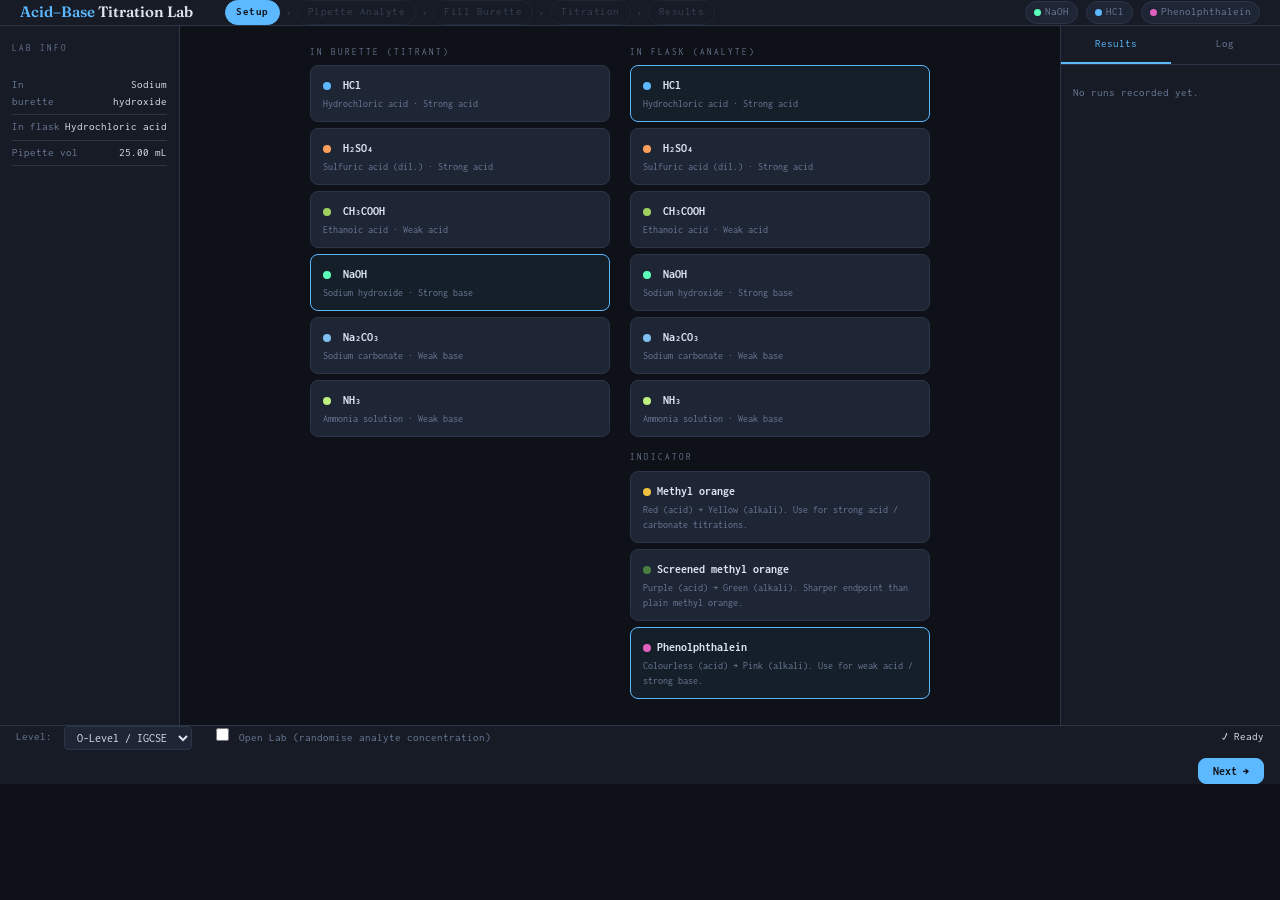
<file: titration_lab/lab.html>
<!DOCTYPE html>
<html lang="en">
<head>
  <meta charset="UTF-8" />
  <meta name="viewport" content="width=device-width, initial-scale=1.0" />
  <title>Acid–Base Titration Lab</title>
  <link rel="preconnect" href="https://fonts.googleapis.com" />
  <link rel="preconnect" href="https://fonts.gstatic.com" crossorigin />
  <link href="https://fonts.googleapis.com/css2?family=Fraunces:ital,opsz,wght@0,9..144,400;1,9..144,300&family=Inconsolata:wght@300;400;600&display=swap" rel="stylesheet" />
  <link rel="stylesheet" href="css/theme.css" />
  <style>
    html, body { margin: 0; height: 100%; background: var(--bg); color: var(--text); font-family: var(--font-body); }
    #app       { height: 100dvh; min-height: 100vh; display: flex; flex-direction: column; }
    #loading   { display: flex; align-items: center; justify-content: center; height: 100dvh; min-height: 100vh; font-size: 14px; color: var(--muted); }
  </style>
</head>
<body>
  <div id="loading">Loading lab…</div>
  <div id="app" style="display:none;"></div>

  <script type="module">
    import { SessionConfig } from './js/SessionConfig.js';
    import { TitrationLab  } from './js/TitrationLab.js';

    (async () => {
      const params = new URLSearchParams(location.search);
      const key    = params.get('key') ?? null;

      const config = await SessionConfig.load(key);

      // §8.5 — if no config at all, redirect to the menu
      if (!config) {
        location.replace('landing.html');
        return;
      }

      document.getElementById('loading').remove();
      const appEl = document.getElementById('app');
      appEl.style.display = '';

      const lab = new TitrationLab(appEl, config);

      // Expose on window for DevTools / export button access
      window._lab = lab;

      // Global keyboard shortcuts
      document.addEventListener('keydown', e => {
        if (e.key === 'Escape') lab.stageCtrl.current?.exit?.();
        if (e.ctrlKey && e.key === 'e') { e.preventDefault(); lab.exportCSV(); }
      });
    })();
  </script>
</body>
</html>
</file>
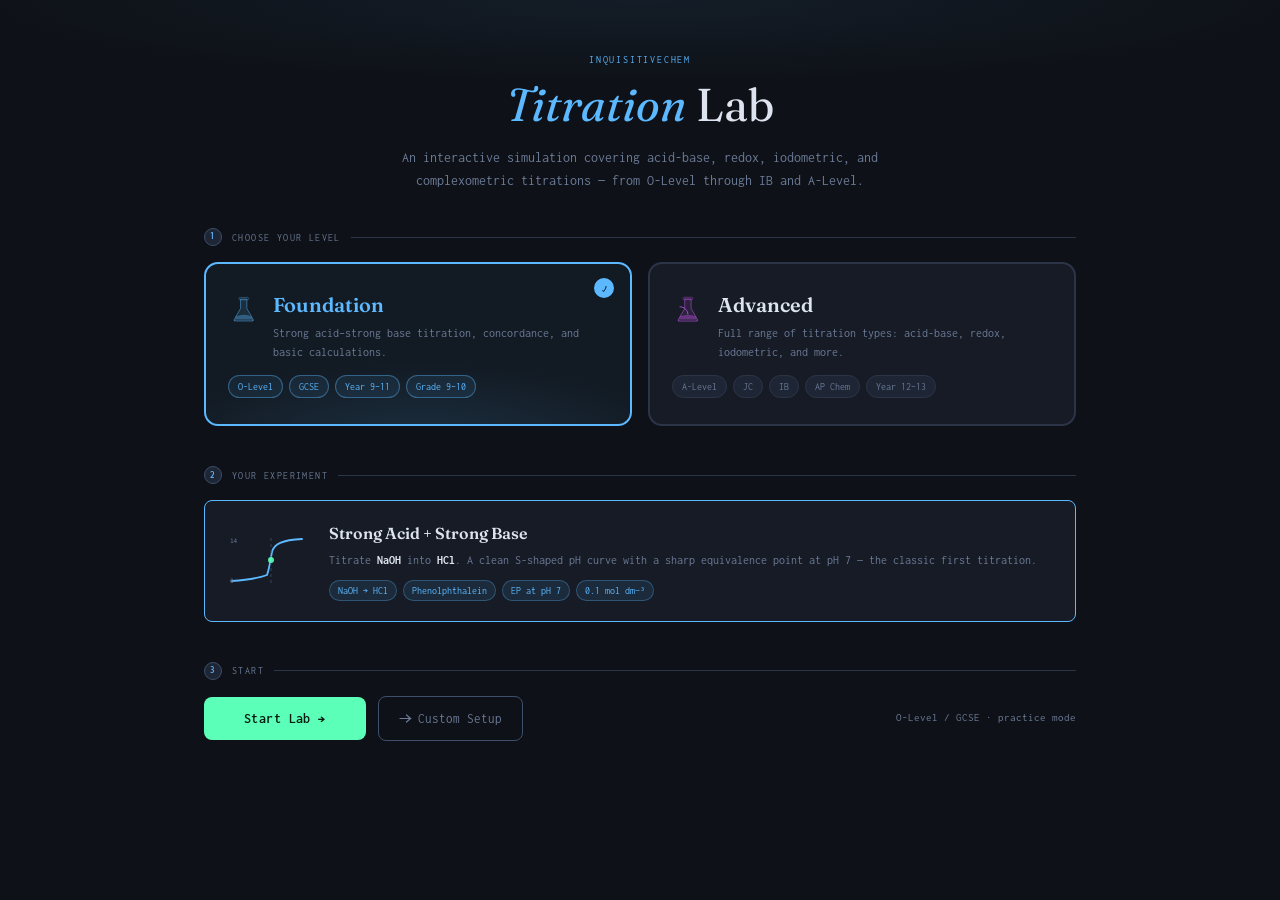
<file: titration_lab/landing.html>
<!DOCTYPE html>
<html lang="en">
<head>
  <meta charset="UTF-8" />
  <meta name="viewport" content="width=device-width, initial-scale=1.0" />
  <title>Titration Lab — InquisitiveChem</title>
  <link rel="preconnect" href="https://fonts.googleapis.com" />
  <link rel="preconnect" href="https://fonts.gstatic.com" crossorigin />
  <link href="https://fonts.googleapis.com/css2?family=Fraunces:ital,opsz,wght@0,9..144,400;0,9..144,600;1,9..144,300&family=Inconsolata:wght@300;400;600&display=swap" rel="stylesheet" />
  <link rel="stylesheet" href="css/theme.css" />
  <style>
    html, body { overflow: auto; height: auto; min-height: 100%; }
    body { display: flex; flex-direction: column; align-items: center; padding-bottom: 72px; }

    /* ── Hero ──────────────────────────────────── */
    .hero {
      width: 100%;
      padding: 52px 24px 36px;
      text-align: center;
      position: relative;
      overflow: hidden;
    }
    .hero::before {
      content: '';
      position: absolute; inset: 0;
      background: radial-gradient(ellipse 80% 55% at 50% 0%, rgba(92,184,255,0.07) 0%, transparent 70%);
      pointer-events: none;
    }
    .hero-eyebrow {
      font-size: 10px; letter-spacing: 0.18em; text-transform: uppercase;
      color: var(--accent); margin-bottom: 12px;
    }
    .hero h1 {
      font-family: var(--font-heading); font-size: clamp(28px, 5vw, 46px);
      font-weight: 400; line-height: 1.15; margin-bottom: 14px;
    }
    .hero h1 em { color: var(--accent); font-style: italic; }
    .hero p { color: var(--muted); font-size: 14px; max-width: 480px; margin: 0 auto; line-height: 1.65; }

    /* ── Content wrapper ───────────────────────── */
    .content { width: 100%; max-width: 920px; padding: 0 24px; display: flex; flex-direction: column; gap: 40px; }

    /* ── Section ───────────────────────────────── */
    .section { display: flex; flex-direction: column; gap: 16px; }
    .section.hidden { display: none; }

    .section-label {
      font-size: 10px; letter-spacing: 0.14em; text-transform: uppercase; color: var(--muted);
      display: flex; align-items: center; gap: 10px;
    }
    .section-label::after { content: ''; flex: 1; height: 1px; background: var(--border); }
    .section-label .step-num {
      background: var(--surface2); border: 1px solid var(--border2); border-radius: 50%;
      width: 18px; height: 18px; display: inline-flex; align-items: center; justify-content: center;
      font-size: 9px; font-weight: 700; flex-shrink: 0; color: var(--accent);
    }

    /* ── Level cards ───────────────────────────── */
    .level-grid { display: grid; grid-template-columns: 1fr 1fr; gap: 16px; }
    @media (max-width: 560px) { .level-grid { grid-template-columns: 1fr; } }

    .level-card {
      background: var(--surface); border: 2px solid var(--border); border-radius: var(--radius-lg);
      padding: 26px 22px; cursor: pointer; position: relative; overflow: hidden;
      transition: border-color .18s, background .18s, transform .12s;
      display: flex; flex-direction: column; gap: 14px;
    }
    .level-card::after {
      content: ''; position: absolute; inset: 0; opacity: 0; transition: opacity .2s; pointer-events: none;
    }
    .level-card.foundation::after { background: radial-gradient(ellipse 90% 70% at 50% 110%, rgba(92,184,255,0.13) 0%, transparent 70%); }
    .level-card.advanced::after   { background: radial-gradient(ellipse 90% 70% at 50% 110%, rgba(212,92,255,0.13) 0%, transparent 70%); }
    .level-card:hover { border-color: var(--border2); transform: translateY(-2px); }
    .level-card:hover::after { opacity: 1; }
    .level-card.active { transform: none; }
    .level-card.active.foundation { border-color: var(--accent);  background: rgba(92,184,255,0.05); }
    .level-card.active.advanced   { border-color: var(--accent4); background: rgba(212,92,255,0.05); }
    .level-card.active::after { opacity: 1; }

    .level-header { display: flex; align-items: flex-start; gap: 14px; }
    .level-name { font-family: var(--font-heading); font-size: 20px; font-weight: 600; margin-bottom: 4px; }
    .level-card.active.foundation .level-name { color: var(--accent); }
    .level-card.active.advanced   .level-name { color: var(--accent4); }
    .level-desc { font-size: 12px; color: var(--muted); line-height: 1.55; }
    .level-tags { display: flex; flex-wrap: wrap; gap: 6px; }
    .level-tag {
      font-size: 10px; padding: 3px 9px; border-radius: 20px;
      border: 1px solid var(--border); color: var(--muted); background: var(--surface2);
    }
    .level-card.active.foundation .level-tag { border-color: rgba(92,184,255,0.4); color: var(--accent);  background: rgba(92,184,255,0.08); }
    .level-card.active.advanced   .level-tag { border-color: rgba(212,92,255,0.4); color: var(--accent4); background: rgba(212,92,255,0.08); }

    .check-ring {
      position: absolute; top: 14px; right: 16px; width: 20px; height: 20px;
      border-radius: 50%; display: flex; align-items: center; justify-content: center;
      font-size: 10px; opacity: 0; transform: scale(0.4); transition: opacity .18s, transform .18s;
    }
    .level-card.active.foundation .check-ring { background: var(--accent);  color: #06141e; opacity: 1; transform: scale(1); }
    .level-card.active.advanced   .check-ring { background: var(--accent4); color: #160620; opacity: 1; transform: scale(1); }

    /* ── Category grid ─────────────────────────── */
    .cat-grid { display: grid; grid-template-columns: repeat(3, 1fr); gap: 12px; }
    @media (max-width: 640px) { .cat-grid { grid-template-columns: 1fr 1fr; } }
    @media (max-width: 400px) { .cat-grid { grid-template-columns: 1fr; } }

    .cat-card {
      background: var(--surface); border: 1.5px solid var(--border); border-radius: var(--radius);
      padding: 18px 16px 14px; display: flex; flex-direction: column; gap: 10px;
      transition: border-color .15s, background .15s, transform .1s;
    }
    .cat-card.available { cursor: pointer; }
    .cat-card.available:hover { border-color: var(--border2); background: var(--surface2); transform: translateY(-1px); }
    .cat-card.available.active { transform: none; }

    .cat-card.soon { opacity: 0.55; cursor: default; }

    .cat-icon { width: 32px; height: 32px; flex-shrink: 0; }

    .cat-name { font-size: 13px; font-weight: 600; line-height: 1.25; }
    .cat-card.available.active .cat-name { color: var(--accent3); }

    .cat-sub { font-size: 11px; color: var(--muted); line-height: 1.45; }

    .cat-examples {
      font-size: 10px; color: var(--border2); line-height: 1.45;
      border-top: 1px solid var(--border); padding-top: 8px;
    }

    .soon-badge {
      display: inline-block; font-size: 9px; padding: 2px 7px; border-radius: 3px;
      background: var(--surface2); border: 1px solid var(--border); color: var(--border2);
      letter-spacing: 0.04em; width: fit-content;
    }

    /* active state per colour */
    .cat-card[data-cat="acid_base"].active   { border-color: var(--accent3);  background: rgba(92,255,184,0.05);  }
    .cat-card[data-cat="redox"].active       { border-color: var(--accent2);  background: rgba(255,159,92,0.05);  }
    .cat-card[data-cat="iodometric"].active  { border-color: var(--accent4);  background: rgba(212,92,255,0.05);  }
    .cat-card[data-cat="back"].active        { border-color: var(--accent);   background: rgba(92,184,255,0.05);  }
    .cat-card[data-cat="edta"].active        { border-color: var(--warning);  background: rgba(255,212,92,0.05);  }
    .cat-card[data-cat="precip"].active      { border-color: var(--danger);   background: rgba(255,92,122,0.05);  }

    /* ── Sub-type grid (acid-base) ─────────────── */
    .sub-grid { display: grid; grid-template-columns: repeat(auto-fill, minmax(190px, 1fr)); gap: 12px; }

    .sub-card {
      background: var(--surface); border: 1.5px solid var(--border); border-radius: var(--radius);
      padding: 15px; cursor: pointer; display: flex; flex-direction: column; gap: 9px;
      transition: border-color .15s, background .15s, transform .1s;
    }
    .sub-card:hover { border-color: var(--border2); background: var(--surface2); transform: translateY(-1px); }
    .sub-card.active { border-color: var(--accent3); background: rgba(92,255,184,0.05); transform: none; }

    .sub-type { font-size: 11px; font-weight: 600; }
    .sub-card.active .sub-type { color: var(--accent3); }
    .sub-example { font-size: 12px; color: var(--muted); }
    .sub-example strong { color: var(--text); }
    .sub-note { font-size: 10px; color: var(--border2); border-top: 1px solid var(--border); padding-top: 7px; line-height: 1.4; }
    .sub-ind { display: flex; align-items: center; gap: 6px; font-size: 10px; color: var(--muted); }
    .ind-bar { width: 22px; height: 8px; border-radius: 2px; flex-shrink: 0; }
    .ph-mini { display: block; width: 100%; height: 42px; }

    /* ── Foundation preset ─────────────────────── */
    .preset-card {
      background: var(--surface); border: 1.5px solid var(--accent); border-radius: var(--radius);
      padding: 20px 22px; display: flex; gap: 22px; align-items: center; flex-wrap: wrap;
    }
    .preset-body { flex: 1; min-width: 200px; }
    .preset-body h3 { font-family: var(--font-heading); font-size: 16px; margin-bottom: 6px; }
    .preset-body p  { font-size: 12px; color: var(--muted); line-height: 1.55; }
    .preset-tags { display: flex; flex-wrap: wrap; gap: 6px; margin-top: 10px; }
    .ptag {
      font-size: 10px; padding: 2px 8px; border-radius: 20px;
      background: rgba(92,184,255,0.1); border: 1px solid rgba(92,184,255,0.3); color: var(--accent);
    }

    /* ── Coming-soon callout ───────────────────── */
    .coming-callout {
      background: var(--surface); border: 1.5px solid var(--border); border-radius: var(--radius);
      padding: 18px 20px; display: flex; align-items: flex-start; gap: 14px;
    }
    .coming-callout svg { flex-shrink: 0; margin-top: 2px; }
    .coming-callout h4 { font-size: 13px; font-weight: 600; margin-bottom: 4px; }
    .coming-callout p  { font-size: 11px; color: var(--muted); line-height: 1.5; }

    /* ── Action bar ────────────────────────────── */
    .action-bar { display: flex; align-items: center; gap: 12px; flex-wrap: wrap; }

    .btn-start {
      padding: 14px 40px; font-family: var(--font-body); font-size: 14px; font-weight: 600;
      border: none; border-radius: var(--radius); background: var(--accent3); color: #051a10;
      cursor: pointer; transition: opacity .15s, transform .1s; letter-spacing: 0.03em;
    }
    .btn-start:hover:not(:disabled) { opacity: 0.88; transform: translateY(-1px); }
    .btn-start:disabled { opacity: 0.28; cursor: not-allowed; transform: none; }

    .btn-custom {
      padding: 12px 20px; font-family: var(--font-body); font-size: 13px;
      border: 1.5px solid var(--border2); border-radius: var(--radius);
      background: transparent; color: var(--muted); cursor: pointer;
      transition: border-color .15s, color .15s; text-decoration: none;
      display: inline-flex; align-items: center; gap: 6px;
    }
    .btn-custom:hover { border-color: var(--accent); color: var(--accent); }
    .action-meta { font-size: 11px; color: var(--muted); margin-left: auto; line-height: 1.5; text-align: right; }
  </style>
</head>
<body>

<!-- ── Hero ──────────────────────────────────────────────────── -->
<div class="hero">
  <div class="hero-eyebrow">InquisitiveChem</div>
  <h1><em>Titration</em> Lab</h1>
  <p>An interactive simulation covering acid-base, redox, iodometric, and complexometric titrations — from O-Level through IB and A-Level.</p>
</div>

<div class="content">

  <!-- ════════════════════════════════════════
       STEP 1 — Level
  ════════════════════════════════════════ -->
  <div class="section" id="sec-level">
    <div class="section-label">
      <span class="step-num">1</span>
      Choose your level
    </div>
    <div class="level-grid">

      <div class="level-card foundation" id="card-foundation">
        <div class="check-ring">✓</div>
        <div class="level-header">
          <!-- Simple flask icon -->
          <svg class="level-icon" width="40" height="40" viewBox="0 0 40 40" fill="none">
            <path d="M16 6 L16 18 L8 32 Q7 34 9 34 L31 34 Q33 34 32 32 L24 18 L24 6 Z"
                  fill="rgba(92,184,255,0.12)" stroke="rgba(92,184,255,0.5)" stroke-width="1.2" stroke-linejoin="round"/>
            <rect x="14" y="4" width="12" height="3" rx="1" fill="none" stroke="rgba(92,184,255,0.35)" stroke-width="1.2"/>
            <path d="M10 28 Q20 24 30 28 L31 34 Q33 34 32 32 L8 32 Q7 34 9 34 Z" fill="rgba(92,184,255,0.35)"/>
          </svg>
          <div>
            <div class="level-name">Foundation</div>
            <div class="level-desc">Strong acid–strong base titration, concordance, and basic calculations.</div>
          </div>
        </div>
        <div class="level-tags">
          <span class="level-tag">O-Level</span>
          <span class="level-tag">GCSE</span>
          <span class="level-tag">Year 9–11</span>
          <span class="level-tag">Grade 9–10</span>
        </div>
      </div>

      <div class="level-card advanced" id="card-advanced">
        <div class="check-ring">✓</div>
        <div class="level-header">
          <!-- Flask with S-curve -->
          <svg class="level-icon" width="40" height="40" viewBox="0 0 40 40" fill="none">
            <path d="M16 6 L16 18 L8 32 Q7 34 9 34 L31 34 Q33 34 32 32 L24 18 L24 6 Z"
                  fill="rgba(212,92,255,0.10)" stroke="rgba(212,92,255,0.5)" stroke-width="1.2" stroke-linejoin="round"/>
            <rect x="14" y="4" width="12" height="3" rx="1" fill="none" stroke="rgba(212,92,255,0.35)" stroke-width="1.2"/>
            <path d="M10 28 Q20 24 30 28 L31 34 Q33 34 32 32 L8 32 Q7 34 9 34 Z" fill="rgba(212,92,255,0.35)"/>
            <path d="M10 16 C13 16 15 17 17 19 C19 21 20 23 20 25" stroke="rgba(212,92,255,0.8)" stroke-width="1.2" fill="none" stroke-linecap="round"/>
          </svg>
          <div>
            <div class="level-name">Advanced</div>
            <div class="level-desc">Full range of titration types: acid-base, redox, iodometric, and more.</div>
          </div>
        </div>
        <div class="level-tags">
          <span class="level-tag">A-Level</span>
          <span class="level-tag">JC</span>
          <span class="level-tag">IB</span>
          <span class="level-tag">AP Chem</span>
          <span class="level-tag">Year 12–13</span>
        </div>
      </div>

    </div>
  </div>

  <!-- ════════════════════════════════════════
       STEP 2a — Foundation preset (no choice)
  ════════════════════════════════════════ -->
  <div class="section hidden" id="sec-foundation-preset">
    <div class="section-label">
      <span class="step-num">2</span>
      Your experiment
    </div>
    <div class="preset-card">
      <svg width="80" height="50" viewBox="0 0 80 50" fill="none">
        <path d="M 5,45 C 20,44 32,42 40,39 C 42,34 43,26 45,16 C 47,8 55,4 75,3"
              stroke="var(--accent)" stroke-width="1.8" fill="none" stroke-linecap="round"/>
        <line x1="44" y1="2" x2="44" y2="48" stroke="var(--border2)" stroke-width="0.8" stroke-dasharray="3,3"/>
        <circle cx="44" cy="24" r="3" fill="var(--accent3)" opacity="0.9"/>
        <text x="3" y="7"  fill="var(--muted)" font-size="6" font-family="monospace">14</text>
        <text x="3" y="47" fill="var(--muted)" font-size="6" font-family="monospace">0</text>
      </svg>
      <div class="preset-body">
        <h3>Strong Acid + Strong Base</h3>
        <p>Titrate <strong>NaOH</strong> into <strong>HCl</strong>. A clean S-shaped pH curve with a sharp equivalence point at pH 7 — the classic first titration.</p>
        <div class="preset-tags">
          <span class="ptag">NaOH → HCl</span>
          <span class="ptag">Phenolphthalein</span>
          <span class="ptag">EP at pH 7</span>
          <span class="ptag">0.1 mol dm⁻³</span>
        </div>
      </div>
    </div>
  </div>

  <!-- ════════════════════════════════════════
       STEP 2b — Advanced: category choice
  ════════════════════════════════════════ -->
  <div class="section hidden" id="sec-category">
    <div class="section-label">
      <span class="step-num">2</span>
      Choose titration type
    </div>
    <div class="cat-grid">

      <!-- Acid-Base ── available ── -->
      <div class="cat-card available active" data-cat="acid_base">
        <svg class="cat-icon" viewBox="0 0 32 32" fill="none">
          <!-- Flask outline -->
          <path d="M13 4 L13 14 L6 25 Q5 27 7 27 L25 27 Q27 27 26 25 L19 14 L19 4 Z"
                fill="rgba(92,255,184,0.10)" stroke="rgba(92,255,184,0.55)" stroke-width="1.1" stroke-linejoin="round"/>
          <rect x="11" y="3" width="10" height="2.5" rx="0.8" fill="none" stroke="rgba(92,255,184,0.4)" stroke-width="1"/>
          <!-- H⁺ and OH⁻ labels -->
          <text x="7.5" y="23" fill="rgba(92,255,184,0.85)" font-size="5.5" font-family="monospace" font-weight="700">H⁺</text>
          <text x="16" y="23" fill="rgba(92,255,184,0.65)" font-size="4.5" font-family="monospace">OH⁻</text>
        </svg>
        <div class="cat-name">Acid-Base</div>
        <div class="cat-sub">Neutralisation reactions between acids and bases. pH-curve analysis, indicator selection, equivalence point.</div>
        <div class="cat-examples">SA+SB · WA+SB · SA+WB · Carbonate</div>
      </div>

      <!-- Redox ── coming soon ── -->
      <div class="cat-card soon" data-cat="redox">
        <svg class="cat-icon" viewBox="0 0 32 32" fill="none">
          <!-- Electron transfer arrows -->
          <circle cx="9" cy="16" r="6" fill="rgba(255,159,92,0.12)" stroke="rgba(255,159,92,0.45)" stroke-width="1"/>
          <circle cx="23" cy="16" r="6" fill="rgba(255,159,92,0.08)" stroke="rgba(255,159,92,0.3)" stroke-width="1"/>
          <path d="M15 13 L17 13 L16 11 L18 14 L16 17 L17 15 L15 15" stroke="rgba(255,159,92,0.7)" stroke-width="1" fill="none" stroke-linejoin="round"/>
          <text x="6.5" y="19" fill="rgba(255,159,92,0.7)" font-size="5" font-family="monospace">Fe²⁺</text>
          <text x="19.5" y="19" fill="rgba(255,159,92,0.5)" font-size="5" font-family="monospace">Fe³⁺</text>
        </svg>
        <div class="cat-name">Redox</div>
        <div class="cat-sub">Electron-transfer titrations. Permanganate and dichromate as self-indicating or colour-change oxidants.</div>
        <div class="cat-examples">KMnO₄ · K₂Cr₂O₇ · Ce⁴⁺</div>
        <span class="soon-badge">Coming soon</span>
      </div>

      <!-- Iodometric ── coming soon ── -->
      <div class="cat-card soon" data-cat="iodometric">
        <svg class="cat-icon" viewBox="0 0 32 32" fill="none">
          <!-- I₂ molecule hint -->
          <circle cx="10" cy="16" r="5.5" fill="rgba(212,92,255,0.15)" stroke="rgba(212,92,255,0.5)" stroke-width="1.1"/>
          <circle cx="22" cy="16" r="5.5" fill="rgba(212,92,255,0.10)" stroke="rgba(212,92,255,0.4)" stroke-width="1.1"/>
          <line x1="15.5" y1="16" x2="16.5" y2="16" stroke="rgba(212,92,255,0.5)" stroke-width="1.5"/>
          <text x="7.5" y="19" fill="rgba(212,92,255,0.8)" font-size="5.5" font-family="monospace" font-weight="700">I</text>
          <text x="19.5" y="19" fill="rgba(212,92,255,0.8)" font-size="5.5" font-family="monospace" font-weight="700">I</text>
        </svg>
        <div class="cat-name">Iodometric</div>
        <div class="cat-sub">Iodine-based titrations with starch indicator. Direct (iodimetric) and indirect (iodometric) methods.</div>
        <div class="cat-examples">Na₂S₂O₃ + I₂ · Cu²⁺ · Vitamin C</div>
        <span class="soon-badge">Coming soon</span>
      </div>

      <!-- Back Titration ── coming soon ── -->
      <div class="cat-card soon" data-cat="back">
        <svg class="cat-icon" viewBox="0 0 32 32" fill="none">
          <!-- Forward + back arrows -->
          <path d="M6 12 L20 12 L20 10 L26 14 L20 18 L20 16 L6 16 Z"
                fill="rgba(92,184,255,0.12)" stroke="rgba(92,184,255,0.5)" stroke-width="0.8" stroke-linejoin="round"/>
          <path d="M26 22 L12 22 L12 20 L6 24 L12 28 L12 26 L26 26 Z"
                fill="rgba(92,184,255,0.08)" stroke="rgba(92,184,255,0.35)" stroke-width="0.8" stroke-linejoin="round"/>
        </svg>
        <div class="cat-name">Back Titration</div>
        <div class="cat-sub">Excess reagent added to sample; unreacted excess back-titrated with a second standard solution.</div>
        <div class="cat-examples">CaCO₃ purity · Aspirin content · Kjeldahl N</div>
        <span class="soon-badge">Coming soon</span>
      </div>

      <!-- Complexometric / EDTA ── coming soon ── -->
      <div class="cat-card soon" data-cat="edta">
        <svg class="cat-icon" viewBox="0 0 32 32" fill="none">
          <!-- Octahedral / EDTA hint: central metal + 6 coordinate bonds -->
          <circle cx="16" cy="16" r="3.5" fill="rgba(255,212,92,0.3)" stroke="rgba(255,212,92,0.7)" stroke-width="1"/>
          <line x1="16" y1="6"  x2="16" y2="12.5" stroke="rgba(255,212,92,0.5)" stroke-width="1"/>
          <line x1="16" y1="19.5" x2="16" y2="26" stroke="rgba(255,212,92,0.5)" stroke-width="1"/>
          <line x1="6"  y1="16" x2="12.5" y2="16" stroke="rgba(255,212,92,0.5)" stroke-width="1"/>
          <line x1="19.5" y1="16" x2="26" y2="16"  stroke="rgba(255,212,92,0.5)" stroke-width="1"/>
          <line x1="9" y1="9"  x2="13.5" y2="13.5" stroke="rgba(255,212,92,0.4)" stroke-width="0.8"/>
          <line x1="18.5" y1="18.5" x2="23" y2="23" stroke="rgba(255,212,92,0.4)" stroke-width="0.8"/>
          <text x="13" y="19" fill="rgba(255,212,92,0.8)" font-size="5" font-family="monospace" font-weight="700">M</text>
        </svg>
        <div class="cat-name">Complexometric</div>
        <div class="cat-sub">EDTA forms 1:1 complexes with metal ions. Used for water hardness and metal-ion determination.</div>
        <div class="cat-examples">Ca²⁺ / Mg²⁺ · Zn²⁺ · EBT indicator</div>
        <span class="soon-badge">Coming soon</span>
      </div>

      <!-- Precipitation ── coming soon ── -->
      <div class="cat-card soon" data-cat="precip">
        <svg class="cat-icon" viewBox="0 0 32 32" fill="none">
          <!-- Precipitate "cloud" at bottom of flask -->
          <path d="M13 5 L13 15 L7 23 Q6 25 8 25 L24 25 Q26 25 25 23 L19 15 L19 5 Z"
                fill="rgba(255,92,122,0.08)" stroke="rgba(255,92,122,0.4)" stroke-width="1" stroke-linejoin="round"/>
          <ellipse cx="16" cy="22" rx="7" ry="2.5" fill="rgba(255,92,122,0.25)"/>
          <text x="12" y="23" fill="rgba(255,92,122,0.8)" font-size="5" font-family="monospace">↓</text>
          <!-- Ag+ label -->
          <text x="10" y="14" fill="rgba(255,92,122,0.6)" font-size="4.5" font-family="monospace">Ag⁺</text>
          <text x="18" y="14" fill="rgba(255,92,122,0.5)" font-size="4.5" font-family="monospace">Cl⁻</text>
        </svg>
        <div class="cat-name">Precipitation</div>
        <div class="cat-sub">Argentometric titrations — analyte forms an insoluble precipitate with the titrant at the endpoint.</div>
        <div class="cat-examples">AgNO₃ + Cl⁻ (Mohr) · Volhard method</div>
        <span class="soon-badge">Coming soon</span>
      </div>

    </div>
  </div>

  <!-- ════════════════════════════════════════
       STEP 3 — Acid-Base sub-type (advanced)
  ════════════════════════════════════════ -->
  <div class="section hidden" id="sec-subtype">
    <div class="section-label">
      <span class="step-num">3</span>
      Choose reaction system
    </div>
    <div class="sub-grid">

      <!-- SA + SB -->
      <div class="sub-card active" data-sub="SA_SB">
        <div class="sub-type">Strong Acid + Strong Base</div>
        <svg class="ph-mini" viewBox="0 0 80 42" fill="none">
          <path d="M 5,39 C 20,38 32,36 39,33 C 41,28 42,20 44,11 C 46,4 54,2 75,1"
                stroke="var(--accent3)" stroke-width="1.5" fill="none" stroke-linecap="round"/>
          <line x1="43" y1="0" x2="43" y2="42" stroke="var(--border)" stroke-width="0.7" stroke-dasharray="3,2"/>
          <circle cx="43" cy="20" r="2.5" fill="var(--accent3)" opacity="0.85"/>
        </svg>
        <div class="sub-example"><strong>NaOH</strong> into <strong>HCl</strong> or H₂SO₄</div>
        <div class="sub-ind">
          <div class="ind-bar" style="background:linear-gradient(90deg,rgba(180,200,255,0.18) 50%,#e060c0 50%)"></div>
          Phenolphthalein · any indicator works
        </div>
        <div class="sub-note">Sharp S-curve. EP at pH 7. Largest jump of any system.</div>
      </div>

      <!-- WA + SB -->
      <div class="sub-card" data-sub="WA_SB">
        <div class="sub-type">Weak Acid + Strong Base</div>
        <svg class="ph-mini" viewBox="0 0 80 42" fill="none">
          <path d="M 5,36 C 16,32 28,26 37,21 C 40,17 42,12 44,9 C 46,5 54,3 75,2"
                stroke="var(--accent4)" stroke-width="1.5" fill="none" stroke-linecap="round"/>
          <line x1="43" y1="0" x2="43" y2="42" stroke="var(--border)" stroke-width="0.7" stroke-dasharray="3,2"/>
          <circle cx="43" cy="9" r="2.5" fill="var(--accent4)" opacity="0.85"/>
        </svg>
        <div class="sub-example"><strong>NaOH</strong> into <strong>CH₃COOH</strong></div>
        <div class="sub-ind">
          <div class="ind-bar" style="background:linear-gradient(90deg,rgba(180,200,255,0.18) 50%,#e060c0 50%)"></div>
          Phenolphthalein only — EP above pH 7
        </div>
        <div class="sub-note">Gradual rise. Buffer region at half-equivalence. EP ~pH 8.9.</div>
      </div>

      <!-- SA + WB -->
      <div class="sub-card" data-sub="SA_WB">
        <div class="sub-type">Strong Acid + Weak Base</div>
        <svg class="ph-mini" viewBox="0 0 80 42" fill="none">
          <path d="M 5,4 C 16,6 28,10 37,15 C 40,18 42,24 44,29 C 46,34 54,38 75,39"
                stroke="var(--accent2)" stroke-width="1.5" fill="none" stroke-linecap="round"/>
          <line x1="43" y1="0" x2="43" y2="42" stroke="var(--border)" stroke-width="0.7" stroke-dasharray="3,2"/>
          <circle cx="43" cy="29" r="2.5" fill="var(--accent2)" opacity="0.85"/>
        </svg>
        <div class="sub-example"><strong>HCl</strong> into <strong>NH₃</strong> (ammonia)</div>
        <div class="sub-ind">
          <div class="ind-bar" style="background:linear-gradient(90deg,#e85040 50%,#f0c040 50%)"></div>
          Methyl orange — EP below pH 7
        </div>
        <div class="sub-note">pH falls. Inverted S-curve. Buffer region midway. EP ~pH 5.3.</div>
      </div>

      <!-- Na₂CO₃ (two EPs) -->
      <div class="sub-card" data-sub="Na2CO3_SA">
        <div class="sub-type">Carbonate — Two Equivalence Points</div>
        <svg class="ph-mini" viewBox="0 0 80 42" fill="none">
          <path d="M 5,5 C 13,5 21,7 28,12 C 30,15 31,18 33,19 C 36,20 43,21 49,24 C 53,27 55,33 58,37 C 60,39 65,40 75,41"
                stroke="var(--danger)" stroke-width="1.5" fill="none" stroke-linecap="round"/>
          <line x1="32" y1="0" x2="32" y2="42" stroke="var(--border)" stroke-width="0.7" stroke-dasharray="3,2"/>
          <line x1="56" y1="0" x2="56" y2="42" stroke="var(--border)" stroke-width="0.7" stroke-dasharray="3,2"/>
          <circle cx="32" cy="18" r="2.2" fill="var(--danger)" opacity="0.7"/>
          <circle cx="56" cy="37" r="2.2" fill="var(--danger)" opacity="0.9"/>
        </svg>
        <div class="sub-example"><strong>HCl</strong> into <strong>Na₂CO₃</strong></div>
        <div class="sub-ind">
          <div class="ind-bar" style="background:linear-gradient(90deg,#e85040 50%,#f0c040 50%)"></div>
          Methyl orange — use EP2
        </div>
        <div class="sub-note">CO₃²⁻→HCO₃⁻ then HCO₃⁻→H₂CO₃. Two distinct EPs.</div>
      </div>

    </div>
  </div>

  <!-- ════════════════════════════════════════
       Coming-soon callout (non acid-base)
  ════════════════════════════════════════ -->
  <div class="section hidden" id="sec-coming">
    <div class="coming-callout">
      <svg width="20" height="20" viewBox="0 0 20 20" fill="none">
        <circle cx="10" cy="10" r="9" stroke="var(--warning)" stroke-width="1.2"/>
        <line x1="10" y1="6" x2="10" y2="11" stroke="var(--warning)" stroke-width="1.5" stroke-linecap="round"/>
        <circle cx="10" cy="14" r="0.9" fill="var(--warning)"/>
      </svg>
      <div>
        <h4 id="coming-title">This titration type is coming soon</h4>
        <p id="coming-desc">We're building the simulation engine for this category. Check back later, or choose Acid-Base to start practising now.</p>
      </div>
    </div>
  </div>

  <!-- ════════════════════════════════════════
       ACTION — Start / Custom Setup
  ════════════════════════════════════════ -->
  <div class="section hidden" id="sec-action">
    <div class="section-label">
      <span class="step-num" id="action-step-num">3</span>
      Start
    </div>
    <div class="action-bar">
      <button class="btn-start" id="btn-start" disabled>Start Lab →</button>
      <a class="btn-custom" id="link-custom" href="index.html">
        <svg width="13" height="13" viewBox="0 0 13 13" fill="none">
          <path d="M1 6.5h11M7.5 3l4 3.5-4 3.5" stroke="currentColor" stroke-width="1.2" stroke-linecap="round" stroke-linejoin="round"/>
        </svg>
        Custom Setup
      </a>
      <div class="action-meta" id="action-meta"></div>
    </div>
  </div>

</div><!-- /content -->

<script type="module">
import { SessionConfig } from './js/SessionConfig.js';

// ── Presets ────────────────────────────────────────────────────
const PRESETS = {
  foundation: { mode:'practice', level:'o_level', titrant:'naoh', analyte:'hcl',      indicator:'pp',  concTitrant:0.1, concAnalyte:0.1,   temperature:25, Kw:1e-14 },
  SA_SB:      { mode:'practice', level:'jc',      titrant:'naoh', analyte:'hcl',      indicator:'pp',  concTitrant:0.1, concAnalyte:0.1,   temperature:25, Kw:1e-14 },
  WA_SB:      { mode:'practice', level:'jc',      titrant:'naoh', analyte:'ethanoic', indicator:'pp',  concTitrant:0.1, concAnalyte:0.1,   temperature:25, Kw:1e-14 },
  SA_WB:      { mode:'practice', level:'jc',      titrant:'hcl',  analyte:'nh3',      indicator:'mo',  concTitrant:0.1, concAnalyte:0.1,   temperature:25, Kw:1e-14 },
  Na2CO3_SA:  { mode:'practice', level:'jc',      titrant:'hcl',  analyte:'na2co3',   indicator:'mo',  concTitrant:0.1, concAnalyte:0.053, temperature:25, Kw:1e-14 },
};

// Concentration pairs [concTitrant, concAnalyte] → varied titres (15–35 mL, 25 mL analyte flask)
// 1:1 stoichiometry: titre = (cAnalyte / cTitrant) × 25
const CONC_PAIRS_1TO1 = [
  [0.100, 0.060],  // 15 mL
  [0.100, 0.080],  // 20 mL
  [0.100, 0.100],  // 25 mL
  [0.100, 0.120],  // 30 mL
  [0.100, 0.140],  // 35 mL
  [0.150, 0.090],  // 15 mL
  [0.150, 0.120],  // 20 mL
  [0.150, 0.150],  // 25 mL
  [0.150, 0.180],  // 30 mL
  [0.200, 0.120],  // 15 mL
  [0.200, 0.160],  // 20 mL
  [0.200, 0.200],  // 25 mL
  [0.200, 0.240],  // 30 mL
  [0.125, 0.100],  // 20 mL
  [0.125, 0.150],  // 30 mL
];

// Na₂CO₃ + 2HCl (1:2): titre = (2 × cAnalyte / cTitrant) × 25
const CONC_PAIRS_NA2CO3 = [
  [0.100, 0.030],  // 15 mL
  [0.100, 0.040],  // 20 mL
  [0.100, 0.050],  // 25 mL
  [0.100, 0.060],  // 30 mL
  [0.150, 0.045],  // 15 mL
  [0.150, 0.060],  // 20 mL
  [0.150, 0.075],  // 25 mL
  [0.150, 0.090],  // 30 mL
  [0.200, 0.060],  // 15 mL
  [0.200, 0.080],  // 20 mL
  [0.200, 0.100],  // 25 mL
  [0.200, 0.120],  // 30 mL
];

function randomiseConcs(presetKey, preset) {
  const pairs = presetKey === 'Na2CO3_SA' ? CONC_PAIRS_NA2CO3 : CONC_PAIRS_1TO1;
  const [cT, cA] = pairs[Math.floor(Math.random() * pairs.length)];
  return { ...preset, concTitrant: cT, concAnalyte: cA };
}

const COMING_SOON_INFO = {
  redox:      { title:'Redox titrations — coming soon',        desc:'KMnO₄, K₂Cr₂O₇, and Ce⁴⁺ titrations with electron-transfer chemistry are in development.' },
  iodometric: { title:'Iodometric titrations — coming soon',   desc:'Starch-endpoint iodine titrations (direct and indirect) are in development.' },
  back:       { title:'Back titration — coming soon',          desc:'Two-step back-titration technique with CaCO₃ purity and aspirin content labs is in development.' },
  edta:       { title:'Complexometric (EDTA) — coming soon',   desc:'EDTA metal-ion titrations with Eriochrome Black T indicator are in development.' },
  precip:     { title:'Precipitation titrations — coming soon',desc:'Argentometric (AgNO₃) Mohr and Volhard methods are in development.' },
};

// ── State ──────────────────────────────────────────────────────
let selLevel    = null;   // 'foundation' | 'advanced'
let selCat      = 'acid_base';
let selSub      = 'SA_SB';

// ── DOM shortcuts ──────────────────────────────────────────────
const $ = id => document.getElementById(id);

function show(id) { $(id).classList.remove('hidden'); }
function hide(id) { $(id).classList.add('hidden');    }

// ── Active preset ──────────────────────────────────────────────
function currentPreset() {
  if (selLevel === 'foundation')                      return PRESETS.foundation;
  if (selLevel === 'advanced' && selCat === 'acid_base') return PRESETS[selSub];
  return null;
}

// ── Update action bar ──────────────────────────────────────────
function refreshAction() {
  const preset = currentPreset();
  $('btn-start').disabled = !preset;

  // Step number
  const stepNum = selLevel === 'foundation' ? '3' :
                  (selCat === 'acid_base'   ? '4' : '3');
  $('action-step-num').textContent = stepNum;

  // Meta text
  if (preset) {
    const lvlLabel = selLevel === 'foundation' ? 'O-Level / GCSE' : 'A-Level / JC / IB';
    $('action-meta').innerHTML = `${lvlLabel} · practice mode`;
  } else {
    $('action-meta').textContent = '';
  }

  // Seed custom setup link (include subType so SetupStage can filter chemicals)
  if (preset) SessionConfig.save({
    ...preset,
    subType: selLevel === 'foundation' ? null : selSub,
  });
}

// ── STEP 1: Level selection ────────────────────────────────────
$('card-foundation').addEventListener('click', () => {
  selLevel = 'foundation';
  $('card-foundation').classList.add('active');
  $('card-advanced').classList.remove('active');

  show('sec-foundation-preset');
  hide('sec-category');
  hide('sec-subtype');
  hide('sec-coming');
  show('sec-action');
  refreshAction();
});

$('card-advanced').addEventListener('click', () => {
  selLevel = 'advanced';
  $('card-advanced').classList.add('active');
  $('card-foundation').classList.remove('active');

  hide('sec-foundation-preset');
  show('sec-category');

  // Show the currently-selected category's downstream section
  updateCategoryView();
  show('sec-action');
  refreshAction();
});

// ── STEP 2: Category selection (advanced) ─────────────────────
document.querySelectorAll('.cat-card.available').forEach(card => {
  card.addEventListener('click', () => {
    document.querySelectorAll('.cat-card').forEach(c => c.classList.remove('active'));
    card.classList.add('active');
    selCat = card.dataset.cat;
    updateCategoryView();
    refreshAction();
  });
});

function updateCategoryView() {
  if (selCat === 'acid_base') {
    show('sec-subtype');
    hide('sec-coming');
  } else {
    hide('sec-subtype');
    const info = COMING_SOON_INFO[selCat] ?? {};
    $('coming-title').textContent = info.title ?? 'Coming soon';
    $('coming-desc').textContent  = info.desc  ?? '';
    show('sec-coming');
  }
}

// ── STEP 3: Sub-type selection (acid-base) ────────────────────
document.querySelectorAll('.sub-card').forEach(card => {
  card.addEventListener('click', () => {
    document.querySelectorAll('.sub-card').forEach(c => c.classList.remove('active'));
    card.classList.add('active');
    selSub = card.dataset.sub;
    refreshAction();
  });
});

// ── Start Lab ─────────────────────────────────────────────────
$('btn-start').addEventListener('click', () => {
  const preset = currentPreset();
  if (!preset) return;
  const presetKey = selLevel === 'foundation' ? 'foundation' : selSub;
  SessionConfig.save({
    ...randomiseConcs(presetKey, preset),
    subType: selLevel === 'foundation' ? null : selSub,
  });
  location.href = 'lab.html';
});

// ── Restore previous selection from sessionStorage ────────────
(async () => {
  const saved = await SessionConfig.load();
  if (!saved?.level) return;

  if (saved.level === 'o_level') {
    $('card-foundation').click();
  } else {
    $('card-advanced').click();
    // Guess category from saved analyte
    const catMap = { hcl:'acid_base', h2so4_dil:'acid_base', ethanoic:'acid_base', nh3:'acid_base', na2co3:'acid_base', naoh:'acid_base' };
    const cat = catMap[saved.analyte] ?? 'acid_base';
    const catCard = document.querySelector(`.cat-card[data-cat="${cat}"]`);
    if (catCard?.classList.contains('available')) catCard.click();

    // Guess sub-type
    const subMap = { hcl:'SA_SB', ethanoic:'WA_SB', nh3:'SA_WB', na2co3:'Na2CO3_SA', naoh:'SA_SB' };
    const sub = subMap[saved.analyte] ?? 'SA_SB';
    const subCard = document.querySelector(`.sub-card[data-sub="${sub}"]`);
    if (subCard) subCard.click();
  }
})();
</script>
</body>
</html>
</file>
<file: electrochem_lab/electrochem.css>
/* ── Reset & Root ───────────────────────────────────────────────────────── */
*, *::before, *::after {
  box-sizing: border-box;
  margin: 0;
  padding: 0;
}

:root {
  --bg: #07090f;
  --surface: #0d1018;
  --surface2: #111520;
  --panel-border: #1e2535;
  --border2: #263045;
  --accent: #4df0b0;
  --accent2: #38d49a;
  --gold: #ffd166;
  --purple: #c77dff;
  --red: #ff6b6b;
  --blue: #4d9fff;
  --teal: #5cffee;
  --text: #eef2ff;
  --text-main: #eef2ff;
  --text-mid: #a8b4d0;
  --text-dim: #5a6882;
  --glow: rgba(77,240,176,0.15);
  --glow-strong: rgba(77,240,176,0.32);
  --btn-hover: rgba(255,255,255,0.04);
  --nav-h: 58px;
  --comp-panel-w: clamp(180px, 18vw, 260px);
  --test-panel-w: clamp(240px, 24vw, 340px);
  --obs-panel-w: clamp(260px, 28vw, 380px);
  --electrolyte-h: 126px;
  --danger: #ff6b6b;
  --beaker-glass: rgba(200,220,255,0.16);
  --terminal-idle: #7f8ca8;
  --terminal-hover: #c5d6f5;
  --terminal-conn: #4df0b0;
  --wire-dead: #8899bb;
  --wire-live: #4df0b0;
  --wire-selected: #ffd166;
  --wire-preview: rgba(77,240,176,0.52);
}

html {
  height: 100%;
}

body {
  height: 100%;
  font-family: 'DM Sans', sans-serif;
  font-size: 14px;
  color: var(--text);
  background: var(--bg);
  overflow-x: hidden;
  overflow-y: auto;
}

/* ── Nav bar ──────────────────────────────────────────────────────────────── */
nav {
  position: fixed; top: 0; left: 0; right: 0; z-index: 200;
  display: flex; align-items: center;
  padding: 0 24px; height: var(--nav-h);
  background: rgba(7,9,15,0.92);
  backdrop-filter: blur(16px);
  border-bottom: 1px solid var(--panel-border);
}
.nav-logo {
  font-family: 'Instrument Serif', serif;
  font-size: 1.1rem; color: var(--text);
  text-decoration: none; letter-spacing: -0.01em;
}
.nav-logo span { color: var(--accent); }
.nav-links {
  display: flex; align-items: center; gap: 24px;
  margin-left: auto; list-style: none;
}
.nav-links a {
  font-size: 0.78rem; font-weight: 500;
  color: var(--text-mid); text-decoration: none;
  letter-spacing: 0.03em; transition: color 0.18s;
}
.nav-links a:hover { color: var(--text); }
.nav-cta {
  font-family: 'DM Mono', monospace;
  font-size: 0.68rem; font-weight: 500;
  padding: 5px 14px; border-radius: 6px;
  border: 1px solid var(--accent);
  color: var(--accent) !important;
  letter-spacing: 0.06em;
  transition: background 0.18s !important;
}
.nav-cta:hover { background: var(--glow) !important; }

/* ── App shell ────────────────────────────────────────────────────────────── */
#echem-app {
  display: flex;
  height: calc(100dvh - var(--nav-h));
  min-height: calc(100vh - var(--nav-h));
  margin-top: var(--nav-h);
  overflow: hidden;
}

/* ═══════════════════════════════════════════════════════════════════════════
   LEFT PANEL
   ═══════════════════════════════════════════════════════════════════════════ */
#component-panel {
  width: var(--comp-panel-w);
  flex-shrink: 0;
  display: flex;
  flex-direction: column;
  gap: 0;
  background: var(--surface);
  border-right: 1px solid var(--panel-border);
  overflow-y: auto;
  overflow-x: hidden;
  padding-bottom: 16px;
}

/* Level toggle */
#level-toggle {
  display: flex;
  padding: 10px 12px 8px;
  gap: 6px;
}
.level-btn {
  flex: 1;
  font-family: 'DM Mono', monospace;
  font-size: 0.65rem;
  font-weight: 500;
  letter-spacing: 0.06em;
  padding: 6px 8px;
  border-radius: 6px;
  border: 1px solid var(--panel-border);
  background: transparent;
  color: var(--text-dim);
  cursor: pointer;
  transition: all 0.18s;
}
.level-btn.active,
.level-btn[aria-pressed="true"] {
  background: rgba(77,240,176,0.10);
  border-color: var(--accent);
  color: var(--accent);
}
.level-btn:hover:not(.active) {
  background: var(--btn-hover);
  color: var(--text-mid);
}

/* Panel sections */
.panel-divider {
  height: 1px;
  background: var(--panel-border);
  margin: 4px 0;
}
.comp-group {
  padding: 8px 12px 4px;
}
.comp-group-label {
  font-family: 'DM Mono', monospace;
  font-size: 0.58rem;
  letter-spacing: 0.12em;
  text-transform: uppercase;
  color: var(--text-dim);
  margin-bottom: 6px;
}

/* Component cards */
.comp-card {
  display: flex;
  align-items: center;
  gap: 8px;
  padding: 8px 10px;
  border-radius: 8px;
  border: 1px solid var(--panel-border);
  background: var(--surface2);
  margin-bottom: 6px;
  cursor: grab;
  user-select: none;
  transition: border-color 0.18s, background 0.18s;
}
.comp-card:hover {
  border-color: var(--accent);
  background: rgba(77,240,176,0.04);
}
.comp-card:active { cursor: grabbing; }
.comp-card--static {
  cursor: default;
  opacity: 0.6;
}
.comp-symbol {
  font-family: 'DM Mono', monospace;
  font-size: 1.2rem;
  font-weight: 500;
  line-height: 1;
  min-width: 28px;
  text-align: center;
}
.comp-name {
  flex: 1;
  font-size: 0.78rem;
  color: var(--text-mid);
  line-height: 1.3;
}
.comp-badge {
  font-family: 'DM Mono', monospace;
  font-size: 0.52rem;
  padding: 2px 6px;
  border-radius: 4px;
  letter-spacing: 0.04em;
  flex-shrink: 0;
  display: none;  /* hidden until Show labels is active */
}
#comp-electrode-group.show-labels .comp-badge { display: inline-block; }
.badge-inert    { background: rgba(136,153,187,0.15); color: var(--text-dim); border: 1px solid var(--panel-border); }
.badge-reactive { background: rgba(77,240,176,0.08);  color: var(--accent);   border: 1px solid rgba(77,240,176,0.25); }
.badge-fixed    { background: transparent; color: var(--text-dim); border: 1px solid var(--panel-border); }

.battery-flip-btn {
  width: 100%;
  margin-top: 2px;
  padding: 7px 10px;
  border-radius: 7px;
  border: 1px solid var(--panel-border);
  background: transparent;
  color: var(--text-mid);
  font-family: 'DM Mono', monospace;
  font-size: 0.62rem;
  letter-spacing: 0.06em;
  cursor: pointer;
  transition: all 0.18s;
}
.battery-flip-btn:hover:not(:disabled) {
  border-color: var(--accent);
  color: var(--accent);
  background: rgba(77,240,176,0.06);
}
.battery-flip-btn:disabled {
  opacity: 0.45;
  cursor: not-allowed;
}

/* Hint text */
.panel-hint {
  font-size: 0.72rem;
  color: var(--text-dim);
  line-height: 1.5;
  padding: 6px 12px;
}
.hint-dot {
  display: inline-block;
  width: 8px; height: 8px;
  border-radius: 50%;
  background: var(--accent);
  vertical-align: middle;
  margin: 0 2px;
}
kbd {
  font-family: 'DM Mono', monospace;
  font-size: 0.65rem;
  padding: 1px 5px;
  border-radius: 3px;
  border: 1px solid var(--panel-border);
  background: var(--surface2);
  color: var(--text-mid);
}

/* ═══════════════════════════════════════════════════════════════════════════
   CENTRE AREA
   ═══════════════════════════════════════════════════════════════════════════ */
#center-area {
  flex: 1;
  display: flex;
  flex-direction: column;
  overflow: hidden;
  min-width: 0;
}

/* ── Circuit canvas ───────────────────────────────────────────────────────── */
#circuit-wrap {
  flex: 1;
  position: relative;
  overflow: hidden;
  background:
    radial-gradient(circle at 50% 50%, rgba(77,240,176,0.025) 0%, transparent 70%),
    var(--bg);
  /* Subtle dot grid */
  background-image:
    radial-gradient(circle, rgba(77,240,176,0.04) 1px, transparent 1px),
    radial-gradient(circle at 50% 50%, rgba(77,240,176,0.025) 0%, transparent 70%);
  background-size: 28px 28px, 100% 100%;
}

#circuit-svg {
  display: block;
  width: 100%;
  height: 100%;
  outline: none;
}

/* Status bar (floats inside circuit wrap) */
.circuit-status {
  position: absolute;
  top: 10px;
  left: 50%;
  transform: translateX(-50%);
  font-family: 'DM Mono', monospace;
  font-size: 0.68rem;
  letter-spacing: 0.06em;
  padding: 5px 16px;
  border-radius: 20px;
  pointer-events: none;
  z-index: 10;
  transition: all 0.25s;
  white-space: nowrap;
}
.status-hint {
  background: rgba(7,9,15,0.80);
  border: 1px solid var(--panel-border);
  color: var(--text-dim);
}
.status-ok {
  background: rgba(77,240,176,0.12);
  border: 1px solid rgba(77,240,176,0.40);
  color: var(--accent);
}

/* Drop hint overlay */
#drop-hint {
  position: absolute;
  inset: 0;
  display: flex;
  align-items: center;
  justify-content: center;
  font-family: 'DM Mono', monospace;
  font-size: 0.9rem;
  letter-spacing: 0.08em;
  color: var(--accent);
  border: 2px dashed rgba(77,240,176,0.35);
  background: rgba(7,9,15,0.55);
  pointer-events: none;
  z-index: 20;
}
#drop-hint[hidden] { display: none; }

/* ── Electrolyte panel ───────────────────────────────────────────────────── */
#electrolyte-panel {
  height: var(--electrolyte-h);
  flex-shrink: 0;
  background: var(--surface);
  border-top: 1px solid var(--panel-border);
  display: flex;
  flex-direction: column;
  overflow: hidden;
}
#electrolyte-cards {
  flex: 1;
  display: flex;
  align-items: center;
  gap: 8px;
  padding: 0 16px;
  overflow-x: auto;
  scroll-behavior: smooth;
}
.placeholder-text {
  font-size: 0.75rem;
  color: var(--text-dim);
  font-style: italic;
  padding: 8px 4px;
}

/* Panel header bar (shared) */
.panel-header-bar {
  display: flex;
  align-items: center;
  gap: 12px;
  padding: 8px 12px 6px;
  border-bottom: 1px solid var(--panel-border);
  flex-shrink: 0;
}
.panel-header-title {
  font-family: 'DM Mono', monospace;
  font-size: 0.60rem;
  letter-spacing: 0.14em;
  text-transform: uppercase;
  color: var(--text-dim);
}
.panel-header-hint {
  font-size: 0.70rem;
  color: var(--text-dim);
  margin-left: auto;
  font-style: italic;
}

/* ═══════════════════════════════════════════════════════════════════════════
   TEST PANEL (right)
   ═══════════════════════════════════════════════════════════════════════════ */
#test-panel {
  width: var(--test-panel-w);
  flex-shrink: 0;
  display: flex;
  flex-direction: column;
  background: var(--surface);
  border-left: 1px solid var(--panel-border);
  position: relative;  /* for obs-toggle positioning */
  overflow-x: hidden;
}
#test-controls {
  flex: 1;
  padding: 12px;
  overflow-y: auto;
}

/* Obs toggle tab — stuck to right edge of test panel */
#obs-toggle {
  position: absolute;
  right: -1px;
  top: 50%;
  transform: translateY(-50%);
  width: 22px;
  height: 52px;
  background: var(--surface2);
  border: 1px solid var(--panel-border);
  border-left: none;
  border-radius: 0 6px 6px 0;
  color: var(--text-dim);
  font-size: 0.7rem;
  cursor: pointer;
  z-index: 10;
  display: flex;
  align-items: center;
  justify-content: center;
  transition: color 0.18s, background 0.18s;
}
#obs-toggle:hover {
  color: var(--accent);
  background: rgba(77,240,176,0.06);
}

/* ═══════════════════════════════════════════════════════════════════════════
   OBS PANEL (far right, collapsible)
   ═══════════════════════════════════════════════════════════════════════════ */
#obs-panel {
  width: 0;
  flex-shrink: 0;
  overflow: hidden;
  transition: width 0.25s ease;
  background: var(--surface);
  border-left: 1px solid var(--panel-border);
}
#obs-panel.open {
  width: var(--obs-panel-w);
}
#obs-panel-inner {
  width: var(--obs-panel-w);
  height: 100%;
  display: flex;
  flex-direction: column;
  overflow: hidden;
}

/* Obs tabs */
#obs-tabs {
  display: flex;
  border-bottom: 1px solid var(--panel-border);
  flex-shrink: 0;
}
.obs-tab {
  flex: 1;
  font-family: 'DM Mono', monospace;
  font-size: 0.62rem;
  letter-spacing: 0.06em;
  padding: 8px 4px;
  background: transparent;
  border: none;
  color: var(--text-dim);
  cursor: pointer;
  border-bottom: 2px solid transparent;
  transition: color 0.18s, border-color 0.18s;
}
.obs-tab.active,
.obs-tab[aria-selected="true"] {
  color: var(--accent);
  border-bottom-color: var(--accent);
}
.obs-tab:hover:not(.active) { color: var(--text-mid); }

/* Obs tabpanels */
#obs-observations,
#obs-equations {
  flex: 1;
  overflow-y: auto;
  padding: 12px;
}
#obs-observations[hidden],
#obs-equations[hidden] { display: none; }

/* Export buttons */
#obs-export {
  flex-shrink: 0;
  display: flex;
  gap: 8px;
  padding: 10px 12px;
  border-top: 1px solid var(--panel-border);
}
.export-btn {
  flex: 1;
  font-family: 'DM Mono', monospace;
  font-size: 0.65rem;
  letter-spacing: 0.06em;
  padding: 7px 10px;
  border-radius: 6px;
  border: 1px solid var(--panel-border);
  background: transparent;
  color: var(--text-mid);
  cursor: pointer;
  transition: all 0.18s;
}
.export-btn:not(:disabled):hover {
  border-color: var(--accent);
  color: var(--accent);
  background: rgba(77,240,176,0.05);
}
.export-btn:disabled { opacity: 0.35; cursor: not-allowed; }

/* ═══════════════════════════════════════════════════════════════════════════
   SVG CIRCUIT ELEMENTS
   ═══════════════════════════════════════════════════════════════════════════ */

/* ── Battery ─────────────────────────────────────────────────────────────── */
.battery-body {
  fill: var(--surface2);
  stroke: var(--border2);
  stroke-width: 1.5;
}
.battery-line-long {
  stroke: var(--text-mid);
  stroke-width: 2.5;
  stroke-linecap: round;
}
.battery-line-short {
  stroke: var(--text-dim);
  stroke-width: 1.8;
  stroke-linecap: round;
}
.battery-lead {
  stroke: var(--text-dim);
  stroke-width: 1.5;
}
.battery-dc-label {
  font-family: 'DM Mono', monospace;
  font-size: 9px;
  fill: var(--text-dim);
  text-anchor: middle;
  letter-spacing: 0.06em;
}
.battery-pole-label {
  font-family: 'DM Mono', monospace;
  font-size: 14px;
  font-weight: 700;
  text-anchor: middle;
  paint-order: stroke fill;
  stroke: rgba(6, 10, 18, 0.95);
  stroke-width: 1.8;
}
.pole-pos { fill: var(--accent); }
.pole-neg { fill: var(--danger); }
.battery-terminal-pos {
  fill: rgba(86, 250, 191, 0.98);
  stroke: rgba(3, 8, 14, 0.9);
  stroke-width: 2.2;
}
.battery-terminal-neg {
  fill: rgba(255, 116, 116, 0.98);
  stroke: rgba(3, 8, 14, 0.9);
  stroke-width: 2.2;
}

@keyframes ltWispRise {
  0%   { transform: translateY(0); opacity: 0; }
  25%  { opacity: 0.45; }
  80%  { opacity: 0.22; }
  100% { transform: translateY(-28px); opacity: 0; }
}

/* ── Electrode ───────────────────────────────────────────────────────────── */
.electrode-rod {
  /* fill set inline from electrodeData.colour */
  stroke: rgba(255,255,255,0.12);
  stroke-width: 1;
}
.electrode-symbol-label {
  font-family: 'DM Mono', monospace;
  font-size: 16px;
  font-weight: 500;
  fill: var(--text);
  text-rendering: geometricPrecision;
  paint-order: stroke fill;
  stroke: rgba(6, 10, 18, 0.9);
  stroke-width: 0.7;
}
.electrode-name-label {
  font-family: 'DM Sans', sans-serif;
  font-size: 10px;
  fill: var(--text-dim);
  text-rendering: geometricPrecision;
  paint-order: stroke fill;
  stroke: rgba(6, 10, 18, 0.9);
  stroke-width: 0.45;
}
.polarity-label {
  font-family: 'DM Mono', monospace;
  font-size: 9px;
  fill: var(--accent);
  text-rendering: geometricPrecision;
  paint-order: stroke fill;
  stroke: rgba(6, 10, 18, 0.9);
  stroke-width: 0.45;
  /* hidden by default — revealed when #circuit-svg has .show-polarity */
  display: none;
}
#circuit-svg.show-polarity .polarity-label { display: block; }
.electrode-drag-handle {
  cursor: grab;
}
.electrode-drag-handle:active { cursor: grabbing; }

/* Polarity toggle button (next to status bar) */
.circuit-status-row {
  display: flex;
  align-items: center;
  gap: 8px;
}
.circuit-status-row .circuit-status {
  flex: 1;
  margin: 0;  /* override any standalone margin */
}
.polarity-toggle-btn {
  flex-shrink: 0;
  padding: 4px 10px;
  background: transparent;
  border: 1px solid rgba(255,255,255,0.18);
  border-radius: 4px;
  color: var(--text-dim);
  font-family: 'DM Sans', sans-serif;
  font-size: 0.72rem;
  cursor: pointer;
  white-space: nowrap;
  transition: border-color 0.15s, color 0.15s;
}
.polarity-toggle-btn:hover {
  border-color: var(--accent);
  color: var(--accent);
}
.polarity-toggle-btn[aria-pressed="true"] {
  border-color: var(--accent);
  color: var(--accent);
  background: rgba(77,240,176,0.08);
}
.flow-toggle-btn[aria-pressed="true"] {
  border-color: rgba(96, 192, 255, 0.8);
  color: #9dd8ff;
  background: rgba(96, 192, 255, 0.12);
}
.electrode-node.electrode-submerged .electrode-rod {
  filter: drop-shadow(0 0 4px var(--accent));
}

/* ── Beaker ──────────────────────────────────────────────────────────────── */
.beaker-node {
  transition: filter 0.2s ease;
}
.beaker-body-front {
  fill: none;
  stroke: rgba(150, 216, 226, 0.95);
  stroke-width: 3;
  stroke-linecap: round;
  stroke-linejoin: round;
  filter:
    drop-shadow(0 0 8px rgba(64, 212, 208, 0.42))
    drop-shadow(0 0 16px rgba(92, 242, 170, 0.28));
  transition: stroke 0.2s ease, filter 0.2s ease;
}
.beaker-liquid-fill {
  transition: opacity 0.18s ease;
  fill-opacity: 0.18;
}
.beaker-electrolyte-label {
  font-family: 'DM Mono', monospace;
  font-size: 12px;
  fill: rgba(214,225,247,0.72);
  text-anchor: middle;
}
.beaker-node.beaker-live .beaker-body-front {
  stroke: rgba(178, 246, 227, 1);
  filter:
    drop-shadow(0 0 10px rgba(74, 226, 218, 0.66))
    drop-shadow(0 0 24px rgba(118, 255, 188, 0.44));
}
.beaker-node.beaker-live {
  filter: none;
}

/* ── Shared node styles ──────────────────────────────────────────────────── */
.node-label {
  font-family: 'DM Mono', monospace;
  font-size: 10px;
  fill: var(--text-dim);
  text-anchor: middle;
  letter-spacing: 0.06em;
}

/* Terminal dots */
.terminal-dot {
  fill: var(--terminal-idle);
  stroke: var(--bg);
  stroke-width: 2;
  cursor: crosshair;
  transition: fill 0.15s;
}
.terminal-dot.battery-terminal-pos { fill: rgba(86, 250, 191, 0.98); }
.terminal-dot.battery-terminal-neg { fill: rgba(255, 116, 116, 0.98); }
.terminal-dot:hover { fill: var(--terminal-hover); }
.terminal-dot.terminal-connected { fill: var(--terminal-conn); }

/* Node highlight (while wire draw is hovering) */
.circuit-node.node-highlight .terminal-dot { fill: var(--accent); }

/* Live state (circuit closed) */
.circuit-node.node-live .battery-body {
  stroke: rgba(77,240,176,0.45);
  filter: url(#glow-filter);
}
.electrode-node.polarity-anode  .polarity-label { fill: var(--danger); }
.electrode-node.polarity-cathode .polarity-label { fill: var(--accent); }

/* ── Wires ───────────────────────────────────────────────────────────────── */
.wire-dead {
  stroke: var(--wire-dead);
}
.wire-live {
  stroke: var(--wire-live);
  filter: url(#glow-filter);
}
.wire-selected {
  stroke: var(--wire-selected);
}
.wire-preview {
  stroke: var(--wire-preview);
  stroke-dasharray: 8 5;
  animation: wire-march 0.6s linear infinite;
}
@keyframes wire-march {
  to { stroke-dashoffset: -13; }
}

/* ═══════════════════════════════════════════════════════════════════════════
   DRAG GHOST
   ═══════════════════════════════════════════════════════════════════════════ */
.drag-ghost {
  position: fixed;
  z-index: 9999;
  pointer-events: none;
  width: 32px; height: 32px;
  display: flex; align-items: center; justify-content: center;
  font-family: 'DM Mono', monospace;
  font-size: 0.9rem;
  font-weight: 500;
  color: var(--accent);
  background: rgba(7,9,15,0.88);
  border: 1px solid var(--accent);
  border-radius: 6px;
  box-shadow: 0 0 12px var(--glow-strong);
  transform: translate(-2px, -2px);
}

/* ═══════════════════════════════════════════════════════════════════════════
   TOASTS
   ═══════════════════════════════════════════════════════════════════════════ */
#toast-container {
  position: fixed;
  bottom: 24px;
  left: 50%;
  transform: translateX(-50%);
  display: flex;
  flex-direction: column;
  align-items: center;
  gap: 8px;
  z-index: 500;
  pointer-events: none;
}
.toast {
  font-size: 0.78rem;
  padding: 8px 20px;
  border-radius: 20px;
  background: rgba(5,7,12,0.95);
  border: 1px solid var(--panel-border);
  color: var(--text-mid);
  opacity: 0;
  transform: translateY(8px);
  transition: opacity 0.22s, transform 0.22s;
  max-width: 380px;
  text-align: center;
}
.toast.toast-visible {
  opacity: 1;
  transform: translateY(0);
}

/* ═══════════════════════════════════════════════════════════════════════════
   PHASE 4 — ELECTROLYTE PANEL
   ═══════════════════════════════════════════════════════════════════════════ */

/* Concentration slider row in panel-header-bar */
.conc-label {
  font-family: 'DM Mono', monospace;
  font-size: 0.65rem;
  color: var(--text-dim);
  margin-left: auto;
  display: flex;
  align-items: center;
  gap: 5px;
  flex-shrink: 0;
}
.conc-label strong { color: var(--text-mid); font-weight: 500; }

.conc-slider {
  -webkit-appearance: none;
  appearance: none;
  width: 100px;
  height: 4px;
  border-radius: 2px;
  background: var(--panel-border);
  outline: none;
  cursor: pointer;
  flex-shrink: 0;
}
.conc-slider::-webkit-slider-thumb {
  -webkit-appearance: none;
  appearance: none;
  width: 14px; height: 14px;
  border-radius: 50%;
  background: var(--accent);
  cursor: pointer;
  box-shadow: 0 0 6px var(--glow-strong);
}
.conc-slider::-moz-range-thumb {
  width: 14px; height: 14px;
  border-radius: 50%;
  border: none;
  background: var(--accent);
  cursor: pointer;
}
.conc-slider:focus-visible {
  outline: 2px solid var(--accent);
  outline-offset: 4px;
}

/* Electrolyte cards */
.elec-card {
  display: flex;
  flex-direction: column;
  align-items: center;
  gap: 5px;
  min-width: 100px;
  padding: 8px 12px;
  border-radius: 8px;
  border: 1px solid var(--panel-border);
  background: var(--surface2);
  cursor: pointer;
  user-select: none;
  flex-shrink: 0;
  transition: border-color 0.18s, background 0.18s;
}
.elec-card:hover {
  border-color: var(--border2);
  background: rgba(77,240,176,0.03);
}
.elec-card--selected {
  border-color: var(--accent);
  background: rgba(77,240,176,0.07);
  box-shadow: 0 0 0 1px rgba(77,240,176,0.25);
}
.elec-colour-dot {
  width: 20px; height: 20px;
  border-radius: 50%;
  border: 1px solid rgba(255,255,255,0.15);
  flex-shrink: 0;
}
.elec-formula {
  font-family: 'DM Mono', monospace;
  font-size: 0.70rem;
  color: var(--text-mid);
  text-align: center;
  white-space: nowrap;
}
.elec-name {
  font-size: 0.66rem;
  color: var(--text-dim);
  text-align: center;
  line-height: 1.3;
}

/* ═══════════════════════════════════════════════════════════════════════════
   PHASE 4 — TEST PANEL
   ═══════════════════════════════════════════════════════════════════════════ */

#test-controls {
  flex: 1;
  display: flex;
  flex-direction: column;
  gap: 10px;
  padding: 10px;
  overflow-y: auto;
}

/* Target selector */
.test-target-group {
  display: flex;
  border-radius: 7px;
  overflow: hidden;
  border: 1px solid var(--panel-border);
  flex-shrink: 0;
}
.target-btn {
  flex: 1;
  font-family: 'DM Mono', monospace;
  font-size: 0.62rem;
  letter-spacing: 0.04em;
  padding: 7px 4px;
  background: transparent;
  border: none;
  border-right: 1px solid var(--panel-border);
  color: var(--text-dim);
  cursor: pointer;
  transition: background 0.18s, color 0.18s;
}
.target-btn:last-child { border-right: none; }
.target-btn.active {
  background: rgba(77,240,176,0.10);
  color: var(--accent);
}
.target-btn:hover:not(.active) { background: var(--btn-hover); color: var(--text-mid); }

/* Section label inside test panel */
.test-section-label {
  font-family: 'DM Mono', monospace;
  font-size: 0.58rem;
  letter-spacing: 0.14em;
  text-transform: uppercase;
  color: var(--text-dim);
  padding: 2px 0;
}

/* Test buttons */
.test-buttons {
  display: flex;
  flex-direction: column;
  gap: 5px;
  flex-shrink: 0;
}
.test-btn {
  display: flex;
  align-items: center;
  gap: 8px;
  padding: 8px 10px;
  border-radius: 7px;
  border: 1px solid var(--panel-border);
  background: var(--surface2);
  color: var(--text-mid);
  font-size: 0.76rem;
  cursor: pointer;
  transition: border-color 0.18s, background 0.18s, color 0.18s;
  text-align: left;
}
.test-btn:not(:disabled):hover {
  border-color: var(--accent);
  background: rgba(77,240,176,0.04);
  color: var(--text);
}
.test-btn:disabled {
  opacity: 0.35;
  cursor: not-allowed;
}
.test-btn-symbol {
  font-size: 1rem;
  line-height: 1;
  flex-shrink: 0;
}

/* Result card */
.test-result {
  border-radius: 8px;
  padding: 10px 12px;
  border: 1px solid var(--panel-border);
  background: var(--surface2);
  font-size: 0.78rem;
  line-height: 1.5;
  flex-shrink: 0;
  transition: border-color 0.2s;
}
.test-result--hidden { display: none; }
.test-result--positive {
  border-color: rgba(77,240,176,0.45);
  background: rgba(77,240,176,0.05);
}
.test-result--negative {
  border-color: rgba(136,153,187,0.35);
}
.test-result--na {
  border-color: rgba(136,153,187,0.20);
  opacity: 0.7;
}
.result-label-row {
  display: flex;
  align-items: center;
  gap: 6px;
  margin-bottom: 5px;
}
.result-dot {
  width: 7px; height: 7px;
  border-radius: 50%;
  background: var(--text-dim);
  flex-shrink: 0;
}
.test-result--positive .result-dot { background: var(--accent); }
.test-result--negative .result-dot { background: var(--text-dim); }
.result-label {
  font-family: 'DM Mono', monospace;
  font-size: 0.60rem;
  letter-spacing: 0.10em;
  text-transform: uppercase;
  color: var(--text-dim);
}
.result-observation {
  color: var(--text-mid);
  font-size: 0.76rem;
  line-height: 1.5;
}

.phase-debug {
  border: 1px solid var(--panel-border);
  border-radius: 8px;
  background: rgba(11, 16, 28, 0.78);
  overflow: hidden;
  flex-shrink: 0;
}

.phase-debug-toggle {
  width: 100%;
  display: flex;
  align-items: center;
  justify-content: space-between;
  padding: 10px 12px;
  border: none;
  background: transparent;
  color: var(--text);
  cursor: pointer;
}

.phase-debug-title {
  font-family: 'DM Mono', monospace;
  font-size: 0.60rem;
  letter-spacing: 0.12em;
  color: var(--text-dim);
}

.phase-debug-toggle-symbol {
  color: var(--text-dim);
  font-size: 0.9rem;
}

.phase-debug-body {
  display: flex;
  flex-direction: column;
  gap: 10px;
  padding: 0 12px 12px;
}

.phase-debug-body--hidden {
  display: none;
}

.phase-debug-status {
  display: flex;
  align-items: center;
  gap: 8px;
  flex-wrap: wrap;
}

.phase-debug-pill {
  display: inline-flex;
  align-items: center;
  justify-content: center;
  min-width: 64px;
  padding: 4px 8px;
  border-radius: 999px;
  font-family: 'DM Mono', monospace;
  font-size: 0.58rem;
  letter-spacing: 0.08em;
  text-transform: uppercase;
  background: rgba(136,153,187,0.16);
  color: var(--text-dim);
}

.phase-debug-status--good .phase-debug-pill {
  background: rgba(77,240,176,0.14);
  color: var(--accent);
}

.phase-debug-status--warn .phase-debug-pill {
  background: rgba(255, 196, 87, 0.15);
  color: #ffc457;
}

.phase-debug-note {
  font-size: 0.72rem;
  color: var(--text-mid);
}

.phase-debug-metrics {
  display: grid;
  grid-template-columns: repeat(2, minmax(0, 1fr));
  gap: 8px;
}

.phase-debug-charts {
  display: flex;
  flex-direction: column;
  gap: 8px;
}

.phase-debug-mode {
  display: flex;
  flex-direction: column;
  gap: 8px;
  padding: 8px;
  border-radius: 7px;
  background: rgba(255,255,255,0.03);
  border: 1px solid rgba(255,255,255,0.05);
}

.phase-debug-mode-note {
  font-size: 0.68rem;
  color: var(--text-dim);
}

.phase-debug-mode-buttons {
  display: grid;
  grid-template-columns: repeat(2, minmax(0, 1fr));
  gap: 8px;
}

.phase-debug-mode-btn {
  padding: 8px 10px;
  border-radius: 7px;
  border: 1px solid var(--panel-border);
  background: var(--surface2);
  color: var(--text-mid);
  font-size: 0.70rem;
  cursor: pointer;
}

.phase-debug-mode-btn.active {
  border-color: var(--accent);
  color: var(--accent);
  background: rgba(77,240,176,0.08);
}

.phase-debug-handle-head {
  display: flex;
  align-items: center;
  justify-content: space-between;
  gap: 8px;
}

.phase-debug-chart-card {
  display: flex;
  flex-direction: column;
  gap: 6px;
  padding: 8px;
  border-radius: 7px;
  background: rgba(255,255,255,0.03);
  border: 1px solid rgba(255,255,255,0.05);
}

.phase-debug-chart-head {
  display: flex;
  align-items: center;
  justify-content: space-between;
  gap: 8px;
}

.phase-debug-chart-title,
.phase-debug-chart-subtitle {
  font-family: 'DM Mono', monospace;
  font-size: 0.56rem;
  letter-spacing: 0.08em;
  text-transform: uppercase;
}

.phase-debug-chart-title {
  color: var(--text-mid);
}

.phase-debug-chart-subtitle {
  color: var(--text-dim);
}

.phase-debug-chart {
  width: 100%;
  height: 56px;
  display: block;
}

.phase-debug-chart-axis {
  stroke: rgba(255,255,255,0.12);
  stroke-width: 1;
}

.phase-debug-metric {
  display: flex;
  flex-direction: column;
  gap: 3px;
  padding: 8px;
  border-radius: 7px;
  background: rgba(255,255,255,0.03);
  border: 1px solid rgba(255,255,255,0.05);
}

.phase-debug-metric-label {
  font-family: 'DM Mono', monospace;
  font-size: 0.56rem;
  letter-spacing: 0.08em;
  text-transform: uppercase;
  color: var(--text-dim);
}

.phase-debug-metric-value {
  font-size: 0.72rem;
  line-height: 1.4;
  color: var(--text);
  word-break: break-word;
}

.phase-debug-warnings {
  display: flex;
  flex-direction: column;
  gap: 6px;
}

.phase-debug-actions {
  display: flex;
  justify-content: flex-end;
}

.phase-debug-export {
  padding: 7px 10px;
  border-radius: 7px;
  border: 1px solid var(--panel-border);
  background: var(--surface2);
  color: var(--text-mid);
  font-size: 0.70rem;
  cursor: pointer;
  transition: border-color 0.18s, background 0.18s, color 0.18s;
}

.phase-debug-export:hover:not(:disabled) {
  border-color: var(--accent);
  color: var(--text);
  background: rgba(77,240,176,0.05);
}

.phase-debug-export:disabled {
  opacity: 0.35;
  cursor: not-allowed;
}

.phase-debug-warnings--hidden {
  display: none;
}

.phase-debug-warning,
.phase-debug-ok,
.phase-debug-empty {
  font-size: 0.72rem;
  line-height: 1.5;
  color: var(--text-mid);
}

.phase-debug-warning {
  color: #ffc457;
}

.phase-debug-ok {
  color: var(--accent);
}

/* ═══════════════════════════════════════════════════════════════════════════
   PHASE 4 — OBSERVATION LOG
   ═══════════════════════════════════════════════════════════════════════════ */

#obs-observations,
#obs-equations {
  flex: 1;
  overflow-y: auto;
  padding: 10px 12px;
  display: flex;
  flex-direction: column;
  gap: 0;
}

/* Run block */
.obs-run-block { padding: 6px 0 8px; }
.obs-run-divider {
  height: 1px;
  background: var(--panel-border);
  margin: 8px 0;
}
.obs-run-header {
  display: flex;
  align-items: baseline;
  gap: 8px;
  flex-wrap: wrap;
  margin-bottom: 5px;
}
.obs-run-time {
  font-family: 'DM Mono', monospace;
  font-size: 0.60rem;
  color: var(--text-dim);
  flex-shrink: 0;
}
.obs-run-ctx {
  font-size: 0.70rem;
  color: var(--text-mid);
  line-height: 1.3;
}

/* Observation list */
.obs-list {
  list-style: none;
  padding: 0;
  display: flex;
  flex-direction: column;
  gap: 4px;
}
.obs-item {
  font-size: 0.76rem;
  color: var(--text-mid);
  line-height: 1.4;
  padding-left: 10px;
  position: relative;
}
.obs-item::before {
  content: '·';
  position: absolute;
  left: 0;
  color: var(--accent);
}

/* Test result entries */
.obs-test-entry {
  display: flex;
  flex-direction: column;
  gap: 3px;
  padding: 5px 0 5px 10px;
  border-left: 2px solid var(--panel-border);
  margin: 4px 0;
}
.obs-test--positive { border-left-color: var(--accent); }
.obs-test--negative { border-left-color: var(--text-dim); }
.obs-test-tag {
  font-family: 'DM Mono', monospace;
  font-size: 0.60rem;
  color: var(--text-dim);
  letter-spacing: 0.04em;
}
.obs-test-text {
  font-size: 0.74rem;
  color: var(--text-mid);
  line-height: 1.4;
}

/* Equation rows */
.eq-row {
  display: flex;
  flex-direction: column;
  gap: 2px;
  margin-bottom: 6px;
}
.eq-label {
  font-family: 'DM Mono', monospace;
  font-size: 0.60rem;
  color: var(--text-dim);
  letter-spacing: 0.06em;
  text-transform: uppercase;
}
.eq-text {
  font-family: 'DM Mono', monospace;
  font-size: 0.76rem;
  color: var(--text-mid);
  background: rgba(255,255,255,0.03);
  border: 1px solid var(--panel-border);
  border-radius: 4px;
  padding: 4px 8px;
  line-height: 1.4;
  white-space: pre-wrap;
  word-break: break-word;
}

/* ═══════════════════════════════════════════════════════════════════════════
   PHASE 5 — EXPORT ENHANCEMENTS
   ═══════════════════════════════════════════════════════════════════════════ */

/* Second export button (Word) — same base style as CSV btn, inherited from
   .export-btn in Phase 4 section above. Only need gap here.              */
#obs-export {
  display: flex;
  gap: 8px;
}

.eq-overall {
  margin-top: 6px;
  padding-top: 6px;
  border-top: 1px dashed var(--panel-border);
}

/* ═══════════════════════════════════════════════════════════════════════════
   PHASE 6 — EC CELL MODE
   ═══════════════════════════════════════════════════════════════════════════ */

/* ── Battery toggle card (Power Supply group in left panel) ───────────── */
.battery-toggle-card {
  cursor: pointer;
  transition: opacity 0.2s, border-color 0.2s;
}
.battery-toggle-card[aria-pressed="false"] {
  opacity: 0.45;
}
.battery-toggle-card[aria-pressed="false"] #battery-badge {
  background: rgba(255, 107, 107, 0.15);
  color: #ff6b6b;
  border-color: rgba(255, 107, 107, 0.3);
}
.battery-toggle-card[aria-pressed="false"] .comp-name {
  text-decoration: line-through;
  color: var(--text-dim);
}

/* ── ECCellPanel — two-column half-cell selector ─────────────────────── */
.eccell-panel {
  display: flex;
  gap: 12px;
  padding: 10px 14px;
  overflow-x: auto;
}

.eccell-half {
  flex: 1 1 180px;
  min-width: 160px;
  display: flex;
  flex-direction: column;
  gap: 8px;
}

.eccell-half-title {
  font-family: 'DM Mono', monospace;
  font-size: 0.62rem;
  font-weight: 500;
  letter-spacing: 0.08em;
  text-transform: uppercase;
  color: var(--text-dim);
  margin: 0;
}

.eccell-cards {
  display: flex;
  flex-direction: column;
  gap: 6px;
  overflow-y: auto;
  max-height: 200px;
}

/* Half-cell pair card */
.eccell-pair-card {
  display: grid;
  grid-template-areas:
    "badge label"
    "badge formula";
  grid-template-columns: 52px 1fr;
  gap: 2px 8px;
  padding: 8px 10px;
  background: var(--surface);
  border: 1px solid var(--panel-border);
  border-left: 3px solid var(--pair-colour, var(--accent));
  border-radius: 6px;
  cursor: pointer;
  transition: border-color 0.15s, background 0.15s;
  user-select: none;
}
.eccell-pair-card:hover {
  background: rgba(77,240,176,0.05);
  border-color: rgba(77,240,176,0.30);
}
.eccell-pair-card--selected {
  border-color: var(--accent);
  background: rgba(77,240,176,0.08);
}

.eccell-e0-badge {
  grid-area: badge;
  align-self: center;
  font-family: 'DM Mono', monospace;
  font-size: 0.70rem;
  font-weight: 500;
  color: var(--accent);
  text-align: center;
  background: rgba(77,240,176,0.08);
  border: 1px solid rgba(77,240,176,0.20);
  border-radius: 4px;
  padding: 3px 4px;
}
.eccell-pair-label {
  grid-area: label;
  font-family: 'DM Mono', monospace;
  font-size: 0.82rem;
  font-weight: 500;
  color: var(--text-main);
}
.eccell-pair-formula {
  grid-area: formula;
  font-size: 0.67rem;
  color: var(--text-dim);
  letter-spacing: 0.02em;
}

/* Concentration row inside each half-cell column */
.eccell-conc-row {
  display: flex;
  align-items: center;
  gap: 6px;
  flex-wrap: wrap;
}
.eccell-conc-label { font-family: 'DM Mono', monospace; font-size: 0.70rem; color: var(--text-dim); }
.eccell-slider { flex: 1; accent-color: var(--accent); }
.eccell-conc-value { font-family: 'DM Mono', monospace; font-size: 0.78rem; color: var(--accent); }
.eccell-conc-unit  { font-size: 0.68rem; color: var(--text-dim); }

/* ── EC Cell SVG canvas elements ──────────────────────────────────────── */

/* Voltmeter */
.voltmeter-body {
  fill: var(--surface);
  stroke: #4df0b0;
  stroke-width: 2;
}
.voltmeter-symbol {
  font-family: 'Instrument Serif', serif;
  font-size: 18px;
  fill: var(--accent);
  font-style: italic;
}
.voltmeter-emf {
  font-family: 'DM Mono', monospace;
  font-size: 9px;
  fill: var(--text-mid);
}
.voltmeter-lead  { stroke: var(--accent); stroke-width: 2; }
.voltmeter-polarity { font-family: 'DM Mono', monospace; font-size: 9px; fill: var(--text-dim); }
.voltmeter-node.voltmeter-live .voltmeter-body { filter: url(#glow-filter); }
.voltmeter-node.voltmeter-live .voltmeter-emf  { fill: var(--accent); }

/* Salt bridge */
.salt-bridge-outer { fill: #2a3040; stroke: #4a5568; stroke-width: 1.5; }
.salt-bridge-inner { fill: rgba(200,220,255,0.08); }
.salt-bridge-label {
  font-family: 'DM Mono', monospace;
  font-size: 10px;
  fill: var(--text-dim);
  letter-spacing: 0.04em;
  text-transform: uppercase;
}

/* EC Cell electrode rods (static, driven by selection) */
.eccell-rod-rect {
  stroke: rgba(255,255,255,0.15);
  stroke-width: 1;
  rx: 3;
}
.eccell-rod-symbol {
  font-family: 'DM Mono', monospace;
  font-size: 11px;
  font-weight: 500;
  fill: rgba(255,255,255,0.75);
  pointer-events: none;
}
.eccell-rod-polarity {
  font-family: 'DM Mono', monospace;
  font-size: 10px;
  fill: var(--text-dim);
  pointer-events: none;
}
.eccell-rod--anode   .eccell-rod-polarity { fill: #ff7f7f; }
.eccell-rod--cathode .eccell-rod-polarity { fill: var(--accent); }

/* EC Cell wire connections */
.eccell-wire {
  fill: none;
  stroke: var(--accent);
  stroke-width: 2;
  opacity: 0.7;
}

/* ═══════════════════════════════════════════════════════════════════════════
   ACCESSIBILITY
   ═══════════════════════════════════════════════════════════════════════════ */
.sr-only {
  position: absolute; width: 1px; height: 1px;
  padding: 0; margin: -1px; overflow: hidden;
  clip: rect(0,0,0,0); white-space: nowrap; border: 0;
}

/* Focus rings */
:focus-visible {
  outline: 2px solid var(--accent);
  outline-offset: 2px;
}
.comp-card:focus-visible {
  border-color: var(--accent);
  outline: none;
  box-shadow: 0 0 0 2px rgba(77,240,176,0.30);
}
#circuit-svg:focus-visible {
  outline: none;
  box-shadow: inset 0 0 0 2px rgba(77,240,176,0.20);
}

/* ── Responsive breakpoints ─────────────────────────────────────────────── */

@media (max-width: 1400px) {
  :root { --comp-panel-w: 230px; --test-panel-w: 310px; --obs-panel-w: 330px; }
}

/* 1280px minimum target */
@media (max-width: 1280px) {
  :root { --comp-panel-w: 210px; --test-panel-w: 280px; --obs-panel-w: 290px; }
  nav { padding: 0 16px; }
  .nav-links { gap: 16px; }
}

@media (max-width: 1100px) {
  :root { --comp-panel-w: 185px; --test-panel-w: 250px; --obs-panel-w: 260px; }
}

/* Collapse left panel at tablet width */
@media (max-width: 900px) {
  :root { --comp-panel-w: 0px; --test-panel-w: 240px; --obs-panel-w: 260px; }
  #component-panel { display: none; }
  #test-panel { width: min(280px, 44vw); }
  #obs-panel.open { width: min(300px, 52vw); }
  #obs-panel-inner { width: min(300px, 52vw); }
}

@media (max-width: 760px) {
  #echem-app {
    display: grid;
    grid-template-columns: 1fr;
    grid-template-rows: 1fr auto;
  }

  #center-area {
    min-width: 0;
  }

  #test-panel {
    width: 100%;
    max-height: 42dvh;
    border-left: none;
    border-top: 1px solid var(--panel-border);
  }

  #obs-toggle,
  #obs-panel {
    display: none;
  }
}
</file>
<file: titration_lab/css/theme.css>
/* ============================================================
   theme.css — Titration Lab design system
   All CSS variables, typography, layout, component styles,
   and keyframe animations.
   ============================================================ */

/* ── Design tokens ─────────────────────────────────────────── */
:root {
  --bg:       #0e1117;
  --surface:  #161b25;
  --surface2: #1e2535;
  --border:   #2c3548;
  --border2:  #3d4f6a;
  --text:     #dde4f0;
  --muted:    #6b7a96;

  --accent:   #5cb8ff;
  --accent2:  #ff9f5c;
  --accent3:  #5cffb8;
  --accent4:  #d45cff;
  --danger:   #ff5c7a;
  --warning:  #ffd45c;

  --radius:   8px;
  --radius-lg: 14px;

  --font-body:    'Inconsolata', monospace;
  --font-heading: 'Fraunces', Georgia, serif;
}

/* ── Reset / base ───────────────────────────────────────────── */
*, *::before, *::after { box-sizing: border-box; margin: 0; padding: 0; }

html, body {
  height: 100%;
  background: var(--bg);
  color: var(--text);
  font-family: var(--font-body);
  font-size: 13px;
  line-height: 1.5;
  overflow-x: hidden;
  overflow-y: auto;
}

/* ── Typography ─────────────────────────────────────────────── */
h1, h2, h3, h4 { font-family: var(--font-heading); font-weight: 600; }
h1 { font-size: 22px; }
h2 { font-size: 16px; }
h3 { font-size: 14px; }
em { color: var(--accent); font-style: normal; }
strong { color: var(--text); font-weight: 700; }

/* ── App shell ──────────────────────────────────────────────── */
#app {
  display: grid;
  grid-template-rows: 48px 1fr 56px;
  height: 100dvh;
  min-height: 100vh;
  overflow: hidden;
}

/* ── Header ─────────────────────────────────────────────────── */
#app-header {
  display: flex;
  align-items: center;
  gap: 12px;
  padding: 0 20px;
  background: var(--surface);
  border-bottom: 1px solid var(--border);
  z-index: 10;
}
#app-header h1 { font-size: 15px; }
#app-header h1 em { color: var(--accent); }

/* Stage nav pills */
#stage-nav {
  display: flex;
  gap: 4px;
  margin-left: 20px;
  align-items: center;
}
.stage-pill {
  padding: 3px 10px;
  border-radius: 20px;
  font-size: 11px;
  letter-spacing: 0.5px;
  border: 1px solid var(--border);
  color: var(--muted);
  cursor: default;
  transition: background 0.2s, color 0.2s, border-color 0.2s;
  user-select: none;
}
.stage-pill.active {
  background: var(--accent);
  border-color: var(--accent);
  color: #0e1117;
  font-weight: 700;
}
.stage-pill.complete {
  border-color: var(--accent3);
  color: var(--accent3);
}
.stage-pill.locked {
  opacity: 0.4;
  cursor: not-allowed;
}
.stage-sep {
  color: var(--border2);
  font-size: 10px;
  margin: 0 2px;
}

/* Chem summary list */
#chem-list {
  margin-left: auto;
  display: flex;
  gap: 8px;
  align-items: center;
  font-size: 11px;
  color: var(--muted);
}
.chem-tag {
  display: flex;
  align-items: center;
  gap: 4px;
  padding: 2px 8px;
  border-radius: 12px;
  background: var(--surface2);
  border: 1px solid var(--border);
}
.chem-dot {
  width: 7px;
  height: 7px;
  border-radius: 50%;
  flex-shrink: 0;
}

/* ── Main content area ──────────────────────────────────────── */
#main {
  display: grid;
  grid-template-columns: minmax(180px, 220px) 1fr minmax(220px, 280px);
  overflow: hidden;
  position: relative;
}

/* Wide-layout stages collapse the side panels to give the centre full width */
#main.wide-stage {
  grid-template-columns: 0px 1fr 0px;
}
#main.wide-stage #left-panel,
#main.wide-stage #right-panel {
  width: 0;
  overflow: hidden;
  padding: 0;
  border: none;
}

/* Left panel */
#left-panel {
  background: var(--surface);
  border-right: 1px solid var(--border);
  overflow-y: auto;
  padding: 16px 12px;
  display: flex;
  flex-direction: column;
  gap: 12px;
}
.panel-section-title {
  font-size: 9px;
  letter-spacing: 2px;
  text-transform: uppercase;
  color: var(--muted);
  margin-bottom: 6px;
}
.info-row {
  display: flex;
  justify-content: space-between;
  font-size: 11px;
  color: var(--muted);
  border-bottom: 1px solid var(--border);
  padding: 4px 0;
}
.info-row span:last-child { color: var(--text); text-align: right; }

/* Centre animation area */
#anim-area {
  position: relative;
  display: flex;
  align-items: center;
  justify-content: center;
  overflow: hidden;
  background: var(--bg);
}

/* Stage title + instructions overlay */
#stage-header {
  position: absolute;
  top: 16px;
  left: 0;
  right: 0;
  text-align: center;
  pointer-events: none;
  z-index: 5;
}
#stage-title {
  font-family: var(--font-heading);
  font-size: 18px;
  color: var(--text);
}
#stage-instructions {
  font-size: 11px;
  color: var(--muted);
  margin-top: 4px;
  max-width: 480px;
  margin-inline: auto;
}

/* Right panel */
#right-panel {
  background: var(--surface);
  border-left: 1px solid var(--border);
  overflow-y: auto;
  display: flex;
  flex-direction: column;
}
#right-tabs {
  display: flex;
  border-bottom: 1px solid var(--border);
  flex-shrink: 0;
}
.right-tab {
  flex: 1;
  padding: 10px 6px;
  text-align: center;
  font-size: 11px;
  color: var(--muted);
  cursor: pointer;
  border-bottom: 2px solid transparent;
  transition: color 0.2s, border-color 0.2s;
  user-select: none;
}
.right-tab.active {
  color: var(--accent);
  border-bottom-color: var(--accent);
}
.right-tab-content {
  display: none;
  flex: 1;
  overflow-y: auto;
  padding: 12px;
}
.right-tab-content.active { display: flex; flex-direction: column; gap: 8px; }

/* ── Stage controls bar ─────────────────────────────────────── */
#stage-controls {
  display: flex;
  align-items: center;
  gap: 8px;
  padding: 0 16px;
  background: var(--surface);
  border-top: 1px solid var(--border);
  flex-wrap: wrap;
  overflow: hidden;
}

/* ── Buttons ────────────────────────────────────────────────── */
.btn {
  padding: 6px 14px;
  border-radius: var(--radius);
  border: 1px solid var(--border2);
  background: var(--surface2);
  color: var(--text);
  font-family: var(--font-body);
  font-size: 12px;
  cursor: pointer;
  transition: background 0.15s, border-color 0.15s;
  user-select: none;
  white-space: nowrap;
}
.btn:hover  { background: var(--border); }
.btn:active { background: var(--border2); }
.btn:disabled { opacity: 0.4; cursor: not-allowed; pointer-events: none; }
.btn.primary {
  background: var(--accent);
  border-color: var(--accent);
  color: #0e1117;
  font-weight: 700;
}
.btn.primary:hover { background: #7dc8ff; }
.btn.danger {
  background: rgba(255,92,122,0.15);
  border-color: var(--danger);
  color: var(--danger);
}
.btn.danger:hover { background: rgba(255,92,122,0.28); }
.btn.sm { padding: 3px 9px; font-size: 11px; }
.btn.active {
  background: rgba(92,184,255,0.15);
  border-color: var(--accent);
  color: var(--accent);
}

/* ── Setup cards ────────────────────────────────────────────── */
.setup-card {
  padding: 10px 12px;
  border-radius: var(--radius);
  border: 1px solid var(--border);
  background: var(--surface2);
  cursor: pointer;
  margin-bottom: 6px;
  transition: border-color 0.15s, background 0.15s;
}
.setup-card:hover { border-color: var(--border2); background: var(--surface); }
.setup-card.selected {
  border-color: var(--accent);
  background: rgba(92,184,255,0.08);
}
.setup-card h4 { font-size: 12px; font-family: var(--font-body); font-weight: 700; margin-bottom: 2px; }
.setup-card p  { font-size: 10px; color: var(--muted); }
.ind-dot {
  display: inline-block;
  width: 8px; height: 8px;
  border-radius: 50%;
  margin-right: 6px;
  vertical-align: middle;
}

/* ── Results table ──────────────────────────────────────────── */
.results-table {
  width: 100%;
  border-collapse: collapse;
  font-size: 11px;
}
.results-table th {
  text-align: left;
  color: var(--muted);
  font-size: 9px;
  letter-spacing: 1.5px;
  text-transform: uppercase;
  border-bottom: 1px solid var(--border);
  padding: 4px 6px;
}
.results-table td {
  padding: 5px 6px;
  border-bottom: 1px solid var(--border);
  color: var(--text);
}
.results-table tr.rough td { color: var(--muted); }
.results-table tr.concordant td { color: var(--accent3); }
.results-table tfoot td {
  font-weight: 700;
  padding-top: 8px;
  border-top: 1px solid var(--border2);
  border-bottom: none;
}

/* ── Log entries ────────────────────────────────────────────── */
.log-entry {
  display: flex;
  flex-direction: column;
  gap: 1px;
  padding: 5px 0;
  border-bottom: 1px solid var(--border);
  font-size: 11px;
}
.log-entry .log-action { color: var(--accent); }
.log-entry .log-detail { color: var(--muted); }
.log-entry .log-warn   { color: var(--warning); }
.log-entry .log-time   { color: var(--border2); font-size: 9px; }

/* ── pH graph container ─────────────────────────────────────── */
#ph-graph-wrap {
  width: 100%;
  padding: 8px 0;
}
#ph-graph-wrap canvas {
  width: 100%;
  border-radius: var(--radius);
  display: block;
}

/* ── Burette SVG ────────────────────────────────────────────── */
.burette-scene {
  display: flex;
  flex-direction: column;
  align-items: center;
  position: relative;
}
.burette-tube {
  position: relative;
  width: 26px;
  background: rgba(180,220,255,0.06);
  border: 1px solid rgba(180,220,255,0.25);
  border-radius: 3px 3px 0 0;
  overflow: hidden;
}
.burette-liquid {
  position: absolute;
  bottom: 0;
  left: 0;
  right: 0;
  transition: height 0.4s ease;
  border-radius: 40% 40% 0 0 / 4px 4px 0 0;
}
.burette-meniscus {
  position: absolute;
  bottom: 0;
  left: -1px;
  right: -1px;
  height: 5px;
  border-radius: 0 0 50% 50%;
  opacity: 0.6;
}
.burette-markings {
  position: absolute;
  inset: 0;
  pointer-events: none;
}
.burette-tip {
  width: 4px;
  height: 28px;
  background: rgba(180,220,255,0.15);
  border: 1px solid rgba(180,220,255,0.2);
  border-top: none;
  border-radius: 0 0 2px 2px;
  margin-top: -1px;
}
.burette-tap {
  position: absolute;
  width: 16px;
  height: 6px;
  background: rgba(180,220,255,0.22);
  border: 1px solid rgba(180,220,255,0.4);
  border-radius: 3px;
  top: -3px;
  left: 50%;
  transform: translateX(-50%);
  transition: transform 0.2s;
}
.burette-tap.open { transform: translateX(-50%) rotate(90deg); }
.burette-reading {
  font-size: 10px;
  color: var(--accent2);
  margin-top: 4px;
  font-family: var(--font-body);
}
.burette-funnel {
  margin-bottom: -4px;
}

/* ── Flask SVG ──────────────────────────────────────────────── */
.flask-scene {
  display: flex;
  flex-direction: column;
  align-items: center;
}
.flask-wrap {
  position: relative;
  cursor: pointer;
}
.flask-wrap.swirling { animation: swirl 0.4s ease; }
.tile {
  width: 70px;
  height: 6px;
  background: linear-gradient(180deg, #d8dce8, #a8b0c0);
  border-radius: 2px;
  margin-top: -2px;
}

/* Drop animation */
.drop {
  position: absolute;
  width: 6px;
  height: 6px;
  border-radius: 50% 50% 50% 50% / 40% 40% 60% 60%;
  pointer-events: none;
  animation: dropFall var(--drop-dur, 0.5s) ease-in forwards;
  z-index: 20;
}

/* Ripple */
.ripple {
  position: absolute;
  width: 20px;
  height: 6px;
  border-radius: 50%;
  border: 1px solid rgba(255,255,255,0.35);
  animation: rippleOut 0.4s ease-out forwards;
  pointer-events: none;
}

/* Endpoint glow */
.endpoint-glow {
  position: absolute;
  inset: -10px;
  border-radius: 50%;
  background: radial-gradient(circle, rgba(92,255,184,0.35) 0%, transparent 70%);
  animation: endpointPulse 0.8s ease-out forwards;
  pointer-events: none;
}

/* Overshoot flash */
.overshoot-flash {
  position: absolute;
  inset: 0;
  background: rgba(255,92,122,0.15);
  animation: overshootFlash 0.6s ease-out forwards;
  pointer-events: none;
}

/* ── Funnel interactive hint ────────────────────────────────── */
.funnel-remove {
  cursor: pointer;
  animation: funnelPulse 2.4s ease-in-out infinite;
  display: inline-block;
}
.funnel-remove:hover {
  animation: none;
  filter: drop-shadow(0 0 8px var(--accent));
}
@keyframes funnelPulse {
  0%, 100% { filter: drop-shadow(0 0 2px rgba(92,184,255,0.25)); }
  50%       { filter: drop-shadow(0 0 7px rgba(92,184,255,0.65)); }
}

/* ── Keyframes ──────────────────────────────────────────────── */
@keyframes dropFall {
  0%   { transform: translateY(0);              opacity: 1; }
  90%  { transform: translateY(var(--drop-dist)); opacity: 1; }
  100% { transform: translateY(var(--drop-dist)); opacity: 0; }
}

@keyframes swirl {
  0%   { transform: rotate(0deg)   scale(1);    }
  25%  { transform: rotate(-8deg)  scale(1.02); }
  75%  { transform: rotate(8deg)   scale(1.02); }
  100% { transform: rotate(0deg)   scale(1);    }
}

@keyframes rippleOut {
  0%   { transform: translate(-50%,-50%) scale(1);   opacity: 0.8; }
  100% { transform: translate(-50%,-50%) scale(3.5); opacity: 0;   }
}

@keyframes endpointPulse {
  0%   { opacity: 0;   transform: scale(0.6); }
  40%  { opacity: 1;   transform: scale(1);   }
  100% { opacity: 0;   transform: scale(1.4); }
}

@keyframes overshootFlash {
  0%   { opacity: 1; }
  100% { opacity: 0; }
}

/* ── Toast ──────────────────────────────────────────────────── */
.toast-container {
  position: fixed;
  bottom: 70px;
  left: 50%;
  transform: translateX(-50%);
  display: flex;
  flex-direction: column;
  align-items: center;
  gap: 6px;
  z-index: 1000;
  pointer-events: none;
}
.toast {
  padding: 8px 18px;
  border-radius: 20px;
  background: var(--surface2);
  border: 1px solid var(--border2);
  font-size: 12px;
  color: var(--text);
  animation: toastIn 0.25s ease, toastOut 0.3s ease 2.2s forwards;
  white-space: nowrap;
  pointer-events: none;
}
.toast.ok      { border-color: var(--accent3); color: var(--accent3); }
.toast.error   { border-color: var(--danger);  color: var(--danger);  }
.toast.warning { border-color: var(--warning); color: var(--warning); }

@keyframes toastIn  { from { opacity:0; transform:translateY(10px); } to { opacity:1; transform:translateY(0); } }
@keyframes toastOut { from { opacity:1; } to { opacity:0; } }

/* ── Balance (standard stage) ───────────────────────────────── */
.balance-body {
  background: linear-gradient(180deg, #1a2030, #111520);
  border: 1px solid var(--border);
  border-radius: 6px;
  display: flex;
  flex-direction: column;
  align-items: center;
  justify-content: center;
  padding: 16px;
}
.balance-display {
  font-family: var(--font-body);
  font-size: 26px;
  color: var(--accent3);
  letter-spacing: 4px;
  background: rgba(0,0,0,0.5);
  padding: 6px 18px;
  border-radius: 4px;
  border: 1px solid var(--border);
  min-width: 180px;
  text-align: right;
}

/* ── Reading modal ──────────────────────────────────────────── */
.reading-modal {
  position: fixed;
  inset: 0;
  background: rgba(14,17,23,0.8);
  display: flex;
  align-items: center;
  justify-content: center;
  z-index: 500;
}
.reading-modal.hidden { display: none; }
.reading-box {
  background: var(--surface);
  border: 1px solid var(--border2);
  border-radius: var(--radius-lg);
  padding: 28px 32px;
  min-width: 360px;
  display: flex;
  flex-direction: column;
  gap: 14px;
}
.reading-box h3  { font-family: var(--font-heading); font-size: 15px; }
.reading-box p   { font-size: 11px; color: var(--muted); }
.reading-zoom {
  display: flex;
  justify-content: center;
}
.reading-input-row {
  display: flex;
  gap: 8px;
  align-items: center;
}
.reading-input-row input {
  background: var(--surface2);
  border: 1px solid var(--border2);
  border-radius: var(--radius);
  color: var(--text);
  font-family: var(--font-body);
  font-size: 16px;
  padding: 6px 12px;
  width: 120px;
  outline: none;
  text-align: right;
}
.reading-input-row input:focus { border-color: var(--accent); }
.reading-feedback { font-size: 11px; min-height: 16px; }

/* ── Calculate panel ────────────────────────────────────────── */
.calc-row {
  font-size: 11px;
  color: var(--muted);
  display: flex;
  flex-direction: column;
  gap: 2px;
  padding: 6px 0;
  border-bottom: 1px solid var(--border);
}
.calc-row .calc-label { font-size: 9px; letter-spacing: 1.5px; text-transform: uppercase; }
.calc-row .calc-value { color: var(--accent2); font-size: 13px; font-weight: 700; }

/* ── Titration scene layout ─────────────────────────────────── */
.titration-scene {
  display: flex;
  align-items: center;
  justify-content: center;
  padding: 10px 20px 10px;
  height: 100%;
}

/* ── Utility ────────────────────────────────────────────────── */
.hidden { display: none !important; }
.sr-only {
  position: absolute;
  width: 1px; height: 1px;
  overflow: hidden;
  clip: rect(0,0,0,0);
  white-space: nowrap;
}

/* ── Drawer toggle buttons (tablet only — hidden at desktop) ─── */
.panel-toggle {
  display: none;
  align-items: center;
  justify-content: center;
  width: 32px;
  height: 32px;
  border-radius: var(--radius);
  border: 1px solid var(--border);
  background: var(--surface2);
  color: var(--muted);
  cursor: pointer;
  font-size: 15px;
  flex-shrink: 0;
  user-select: none;
  transition: background 0.15s, color 0.15s;
}
.panel-toggle:hover  { background: var(--border); color: var(--text); }
.panel-toggle.active {
  background: rgba(92,184,255,0.15);
  border-color: var(--accent);
  color: var(--accent);
}

/* Backdrop that dims the centre when a drawer is open */
#panel-backdrop {
  display: none;
  position: absolute;
  inset: 0;
  background: rgba(0,0,0,0.55);
  z-index: 99;
  cursor: pointer;
}
#panel-backdrop.visible { display: block; }

/* ── Touch target sizing ────────────────────────────────────── */
@media (pointer: coarse) {
  .btn         { min-height: 40px; padding: 8px 16px; }
  .btn.sm      { min-height: 32px; padding: 5px 11px; }
  .right-tab   { padding: 14px 6px; }
  .stage-pill  { padding: 5px 12px; font-size: 12px; }
}

/* ── Responsive breakpoints ─────────────────────────────────── */

@media (max-width: 1400px) {
  #main { grid-template-columns: 200px 1fr 250px; }
}

@media (max-width: 1280px) {
  #main { grid-template-columns: 180px 1fr 220px; }
}

@media (max-width: 1100px) {
  #main { grid-template-columns: 158px 1fr 190px; }
}

/* ── Tablet (≤900px): side panels become slide-in drawers ───── */
@media (max-width: 900px) {
  /* Grid gives all space to centre — panels overlay via absolute */
  #main:not(.wide-stage) {
    grid-template-columns: 0px 1fr 0px;
  }

  /* Show the drawer toggle buttons in the header */
  .panel-toggle { display: flex; }

  /* Shrink stage nav to reclaim header space */
  #chem-list   { display: none; }
  #stage-nav   { margin-left: 8px; }
  .stage-pill  { padding: 3px 7px; font-size: 10px; }
  .stage-sep   { margin: 0; font-size: 9px; }

  /* Panels become absolute slide-in drawers */
  #left-panel,
  #right-panel {
    position: absolute !important;
    top: 0;
    height: 100% !important;
    width: 260px !important;
    overflow-y: auto !important;
    z-index: 100;
    transition: transform 0.25s ease;
    padding: 16px 12px !important;
    border: none !important;
  }
  #left-panel {
    left: 0;
    transform: translateX(-100%);
    border-right: 1px solid var(--border) !important;
  }
  #right-panel {
    right: 0;
    transform: translateX(100%);
    border-left: 1px solid var(--border) !important;
  }
  #left-panel.drawer-open  { transform: translateX(0); }
  #right-panel.drawer-open { transform: translateX(0); }

  /* Override wide-stage panel collapse — drawers handle it at this width */
  #main.wide-stage #left-panel,
  #main.wide-stage #right-panel {
    width: 260px !important;
    overflow-y: auto !important;
    padding: 16px 12px !important;
  }

  .reading-box { min-width: min(360px, 90vw); }
}
</file>
